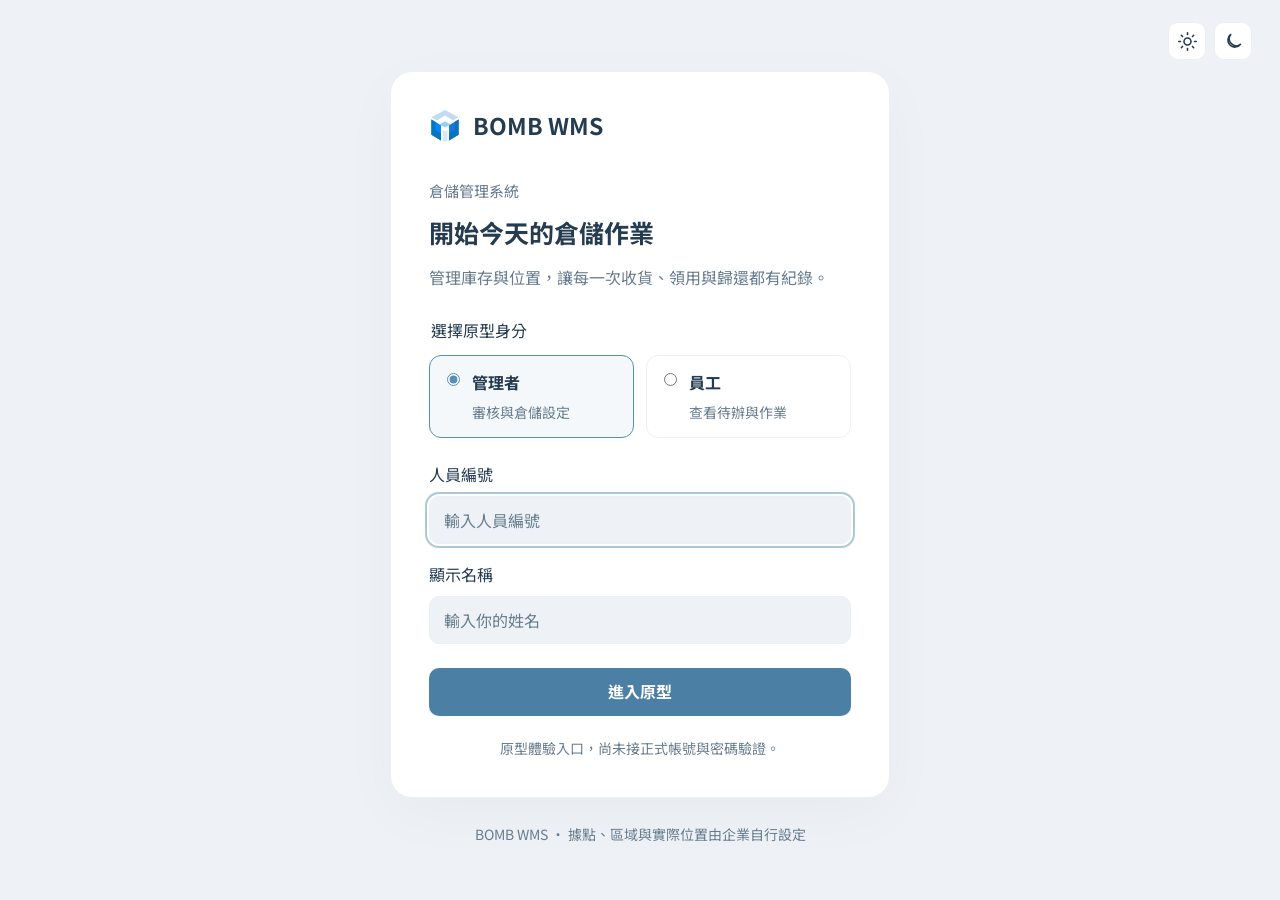
<file: index.html>
<!doctype html>
<html lang="zh-Hant">
<head>
<meta charset="utf-8">
<meta name="viewport" content="width=device-width,initial-scale=1">
<title>BOMB WMS</title>
<script>
location.replace('./preview/wms-layout-v2.html'+location.search+location.hash);
</script>
</head>
<body><p><a href="./preview/wms-layout-v2.html">開啟 BOMB WMS</a></p></body>
</html>
</file>
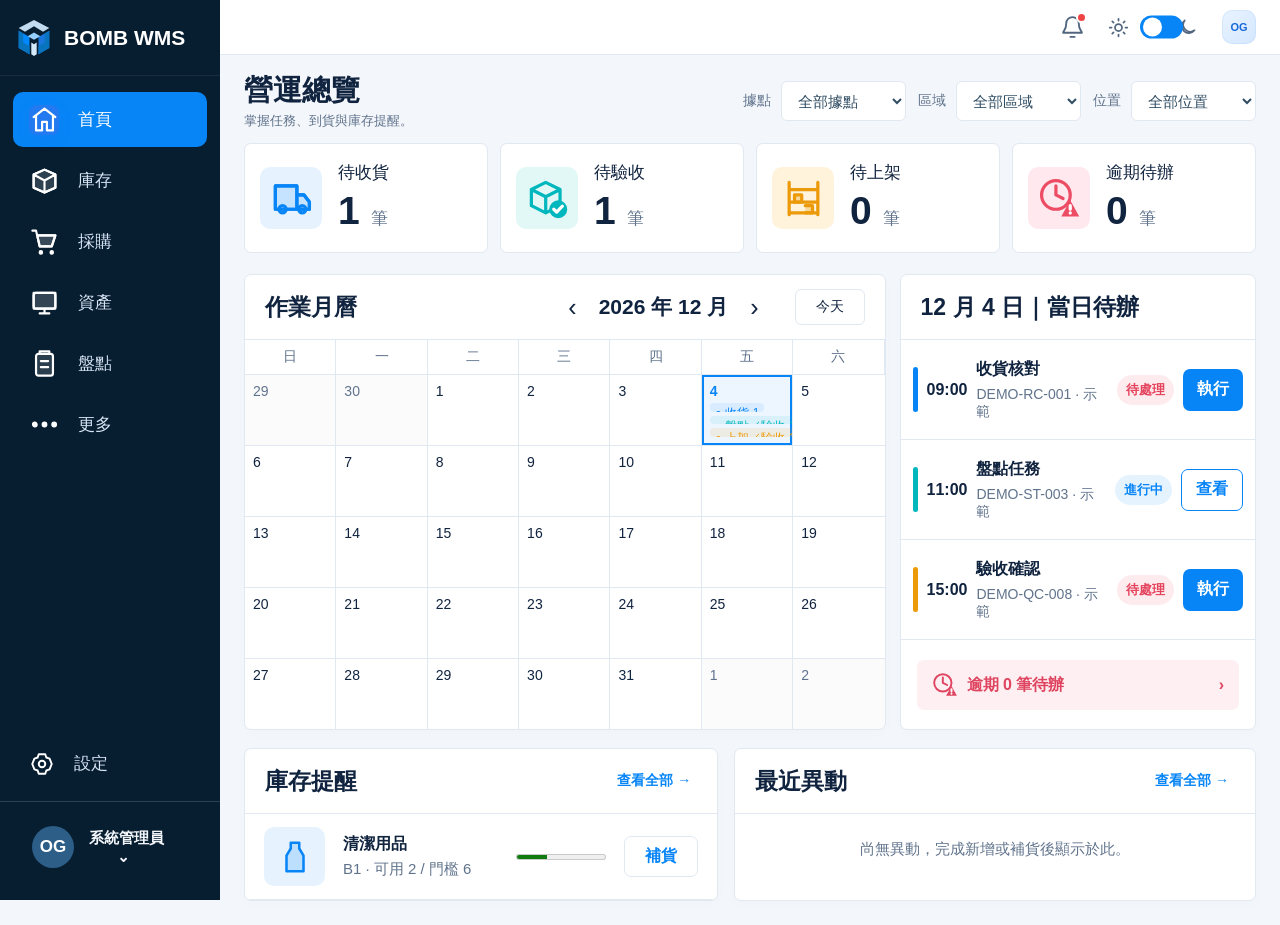
<file: preview/baseline.html>
<!doctype html>
<html lang="zh-Hant">
<head>
<meta charset="utf-8">
<meta name="viewport" content="width=device-width,initial-scale=1">
<title>BOMB WMS｜營運總覽</title>




<style>

*{
  box-sizing:border-box;
}

:root{
  --nav:#062849;
  --nav-deep:#041d36;
  --blue:#2379ef;
  --blue2:#1668dc;
  --bg:#f3f8fe;
  --card:#ffffff;
  --line:#dfe9f5;
  --text:#10233f;
  --muted:#71829a;
  --green:#11a861;
  --orange:#ff991f;
  --red:#ef454d;
  --purple:#744fe5;
}

html,
body{
  margin:0;
  min-height:100%;
}

body{
  background:
    linear-gradient(135deg,#f8fbff 0%,#eef6ff 100%);
  color:var(--text);
  font-family:
    "Microsoft JhengHei",
    "Noto Sans TC",
    Arial,
    sans-serif;
}

button,
input,
select{
  font:inherit;
}

/* =========================================================
   APP
========================================================= */

.app{
  min-height:100vh;
  display:grid;
  grid-template-columns:220px minmax(0,1fr);
}

/* =========================================================
   SIDEBAR
========================================================= */

.sidebar{
  position:fixed;
  inset:0 auto 0 0;
  width:220px;
  height:100vh;
  display:flex;
  flex-direction:column;
  background:
    linear-gradient(180deg,var(--nav) 0%,var(--nav-deep) 100%);
  color:#fff;
  box-shadow:10px 0 28px rgba(20,55,90,.08);
  z-index:100;
}

.brand{
  height:84px;
  display:flex;
  align-items:center;
  gap:12px;
  padding:0 18px;
  border-bottom:1px solid rgba(255,255,255,.07);
}

.brand-mark{
  width:39px;
  height:39px;
  display:grid;
  place-items:center;
  border-radius:9px;
  background:linear-gradient(135deg,#318aff,#0c5ee0);
  box-shadow:0 8px 20px rgba(0,91,220,.3);
  font-size:18px;
  font-weight:900;
}

.brand-title{
  font-size:17px;
  font-weight:900;
}

.brand-sub{
  margin-top:3px;
  color:#91abc8;
  font-size:8px;
  line-height:1.25;
}

.nav{
  flex:1;
  padding:18px 12px;
}

.nav-btn{
  width:100%;
  height:48px;
  display:flex;
  align-items:center;
  gap:12px;
  margin-bottom:5px;
  padding:0 14px;
  border:0;
  border-radius:8px;
  background:transparent;
  color:#c7d7e9;
  cursor:pointer;
  text-align:left;
  transition:.18s;
}

.nav-btn:hover{
  background:rgba(255,255,255,.06);
  color:#fff;
}

.nav-btn.active{
  background:linear-gradient(135deg,#3186f6,#1766db);
  color:#fff;
  box-shadow:0 7px 18px rgba(21,97,211,.32);
}

.nav-icon{
  width:25px;
  text-align:center;
  font-size:17px;
}

.nav-label{
  font-size:14px;
  font-weight:700;
}

.sidebar-user{
  padding:17px 15px 21px;
  border-top:1px solid rgba(255,255,255,.07);
}

.user-row{
  display:flex;
  align-items:center;
  gap:10px;
  padding:8px;
  border-radius:10px;
  transition:
    background .16s ease;
}

.user-row:hover{
  background:rgba(255,255,255,.05);
}

.user-avatar{
  width:38px;
  height:38px;
  display:grid;
  place-items:center;
  border-radius:50%;
  background:#d9eaff;
  color:#1f64b8;
  font-weight:900;
}

.user-info strong{
  display:block;
  font-size:12px;
}

.user-info small{
  display:block;
  margin-top:3px;
  color:#90a9c5;
  font-size:9px;
}

/* =========================================================
   MAIN
========================================================= */

.main{
  grid-column:2;
  min-width:0;
}

.topbar{
  height:70px;
  display:flex;
  align-items:center;
  gap:16px;
  padding:0 24px;
  background:rgba(255,255,255,.96);
  border-bottom:1px solid var(--line);
  position:sticky;
  top:0;
  z-index:50;
}

.search{
  position:relative;
  width:min(440px,45vw);
}

.search span{
  position:absolute;
  left:13px;
  top:50%;
  transform:translateY(-50%);
  color:#637a97;
}

.search input{
  width:100%;
  height:40px;
  padding:0 15px 0 39px;
  border:1px solid #dce7f3;
  border-radius:8px;
  background:#f7faff;
  outline:none;
}

.search input:focus{
  border-color:#8ebaff;
  box-shadow:0 0 0 3px rgba(35,121,239,.08);
}

.top-actions{
  margin-left:auto;
  display:flex;
  align-items:center;
  gap:10px;
}

.warehouse{
  display:flex;
  align-items:center;
  gap:7px;
}

.warehouse label{
  color:#66778e;
  font-size:11px;
  font-weight:700;
}

.warehouse select{
  min-width:142px;
  height:38px;
  padding:0 12px;
  border:1px solid #dce7f3;
  border-radius:8px;
  background:#fff;
  color:#34445a;
}

.notify{
  position:relative;
  width:38px;
  height:38px;
  display:grid;
  place-items:center;
  border:0;
  background:#fff;
  border-radius:9px;
  cursor:pointer;
}

.notify::after{
  content:"";
  position:absolute;
  width:7px;
  height:7px;
  right:5px;
  top:5px;
  background:#ef4444;
  border-radius:50%;
  border:2px solid #fff;
}

.top-user{
  display:flex;
  align-items:center;
  gap:8px;
}

.top-avatar{
  width:33px;
  height:33px;
  display:grid;
  place-items:center;
  border-radius:50%;
  background:#d6e8ff;
  color:#1761b9;
  font-size:11px;
  font-weight:900;
}

.top-user-text strong{
  display:block;
  font-size:11px;
}

.top-user-text small{
  color:#8090a5;
  font-size:8px;
}

/* =========================================================
   PAGE
========================================================= */

.page{
  padding:26px;
}

.page-head{
  display:flex;
  justify-content:space-between;
  align-items:flex-end;
  gap:20px;
  margin-bottom:20px;
}

.page-title h1{
  margin:0;
  font-size:27px;
}

.page-title p{
  margin:5px 0 0;
  color:#72839b;
  font-size:13px;
}

.update{
  color:#8b99ab;
  font-size:10px;
}

/* =========================================================
   KPI
========================================================= */

.kpi-grid{
  display:grid;
  grid-template-columns:repeat(4,1fr);
  gap:14px;
  margin-bottom:16px;
}

.kpi-card{
  min-height:110px;
  display:flex;
  align-items:center;
  gap:15px;
  padding:17px;
  background:#fff;
  border:1px solid var(--line);
  border-radius:10px;
  box-shadow:0 7px 20px rgba(25,66,110,.04);
}

.kpi-icon{
  width:46px;
  height:46px;
  flex:none;
  display:grid;
  place-items:center;
  border-radius:12px;
  font-size:20px;
  font-weight:900;
}

.kpi-icon.blue{
  background:linear-gradient(145deg,#edf6ff,#dcecff);
  color:#2379ef;
}

.kpi-icon.green{
  background:linear-gradient(145deg,#ecfaF2,#daf3e6);
  color:#14a35d;
}

.kpi-icon.orange{
  background:linear-gradient(145deg,#fff5e8,#ffe6c3);
  color:#ef8a17;
}

.kpi-icon.red{
  background:linear-gradient(145deg,#fff0f1,#ffdfe2);
  color:#e84850;
}

.kpi-label{
  font-size:12px;
  font-weight:800;
  color:#35465c;
}

.kpi-value{
  margin-top:2px;
  font-size:28px;
  font-weight:900;
}

.kpi-value small{
  margin-left:3px;
  color:#76869a;
  font-size:9px;
}

.kpi-change{
  margin-top:4px;
  font-size:9px;
}

.kpi-change.orange{
  color:#f47d18;
}

.kpi-change.green{
  color:#10a15a;
}

.kpi-change.red{
  color:#eb4249;
}

/* =========================================================
   MAIN GRID
========================================================= */

.content-grid{
  display:grid;
  grid-template-columns:1.1fr .9fr;
  gap:15px;
}

.card{
  background:#fff;
  border:1px solid var(--line);
  border-radius:10px;
  box-shadow:0 7px 20px rgba(25,66,110,.04);
  overflow:hidden;
}

.card-head{
  height:53px;
  display:flex;
  align-items:center;
  justify-content:space-between;
  padding:0 15px;
  border-bottom:1px solid #edf2f7;
}

.card-head h2{
  margin:0;
  font-size:15px;
}

.more{
  border:0;
  background:transparent;
  color:#2379ef;
  font-size:10px;
  font-weight:800;
  cursor:pointer;
}

/* =========================================================
   TODO TABLE
========================================================= */

.todo-wrap{
  padding:0 14px 13px;
}

.todo-table{
  width:100%;
  border-collapse:collapse;
  table-layout:fixed;
}

.todo-table th{
  padding:9px 7px;
  background:#f4f8fd;
  color:#728198;
  font-size:9px;
  text-align:left;
}

.todo-table td{
  padding:9px 7px;
  border-bottom:1px solid #edf2f7;
  color:#34445b;
  font-size:10px;
  white-space:nowrap;
  overflow:hidden;
  text-overflow:ellipsis;
}

.todo-table tr:last-child td{
  border-bottom:0;
}

.status{
  display:inline-block;
  min-width:48px;
  padding:4px 7px;
  border-radius:999px;
  text-align:center;
  font-size:8px;
  font-weight:800;
}

.status.blue{
  color:#1e72d8;
  background:#e7f2ff;
}

.status.orange{
  color:#ed8918;
  background:#fff0d9;
}

.status.green{
  color:#159253;
  background:#e6f7ed;
}

.status.red{
  color:#df464d;
  background:#ffe8e9;
}

/* =========================================================
   INVENTORY
========================================================= */

.inventory{
  min-height:250px;
  display:flex;
  justify-content:center;
  align-items:center;
  gap:30px;
  padding:20px;
}

.donut-box{
  width:140px;
  height:140px;
  position:relative;
  flex:none;
}

.donut{
  position:absolute;
  inset:0;
  border-radius:50%;
  background:
    conic-gradient(
      #2777eb 0% 42%,
      #23b168 42% 67%,
      #ff9c25 67% 84%,
      #7652dc 84% 94%,
      #a5b0c0 94% 100%
    );
}

.donut::after{
  content:"";
  position:absolute;
  inset:24px;
  background:#fff;
  border-radius:50%;
}

.donut-text{
  position:absolute;
  inset:0;
  z-index:2;
  display:grid;
  place-content:center;
  text-align:center;
}

.donut-text strong{
  font-size:19px;
}

.donut-text small{
  color:#7b899b;
  font-size:8px;
}

.legend{
  flex:1;
  max-width:230px;
}

.legend-row{
  display:grid;
  grid-template-columns:9px 1fr auto;
  gap:8px;
  align-items:center;
  padding:7px 0;
  font-size:10px;
}

.legend-dot{
  width:7px;
  height:7px;
  border-radius:50%;
}

.legend-dot.blue{background:#2777eb;}
.legend-dot.green{background:#23b168;}
.legend-dot.orange{background:#ff9c25;}
.legend-dot.purple{background:#7652dc;}
.legend-dot.gray{background:#a5b0c0;}

.legend-name{
  color:#34455c;
}

.legend-value{
  color:#67798f;
}

/* =========================================================
   QUICK ACTION
========================================================= */

.quick{
  margin-top:15px;
}

.quick-title{
  padding:15px 15px 0;
  font-size:15px;
  font-weight:900;
}

.quick-grid{
  display:grid;
  grid-template-columns:repeat(5,1fr);
  gap:13px;
  padding:14px 15px 16px;
}

.quick-btn{
  height:64px;
  display:flex;
  align-items:center;
  justify-content:center;
  gap:10px;
  border:0;
  border-radius:8px;
  cursor:pointer;
  font-weight:900;
}

.quick-btn span{
  font-size:18px;
}

.quick-btn.blue{
  background:#edf5ff;
  color:#176bd9;
}

.quick-btn.green{
  background:#e9f8ef;
  color:#139959;
}

.quick-btn.orange{
  background:#fff2e3;
  color:#e98617;
}

.quick-btn.purple{
  background:#f1edff;
  color:#6848d9;
}

.quick-btn.cyan{
  background:#eaf7ff;
  color:#167eb9;
}

/* =========================================================
   INVENTORY PAGE PREVIEW
========================================================= */

.inventory-page,
.purchase-page,
.asset-page,
.stocktake-page,
.more-page{
  display:none;
}

.inventory-page.active,
.purchase-page.active,
.asset-page.active,
.stocktake-page.active,
.more-page.active{
  display:block;
}

.dashboard-page.hidden{
  display:none;
}

.sub-tabs{
  display:flex;
  align-items:center;
  gap:8px;
  margin-bottom:18px;
  padding:6px;
  border:1px solid #e1e9f3;
  border-radius:12px;
  background:#f4f8fc;
}

.tab{
  min-height:40px;
  display:inline-flex;
  align-items:center;
  justify-content:center;
  gap:7px;
  padding:0 15px;
  border:1px solid transparent;
  border-radius:8px;
  background:transparent;
  color:#60738c;
  font-size:12px;
  font-weight:800;
  cursor:pointer;
  transition:
    background .16s ease,
    border-color .16s ease,
    color .16s ease,
    box-shadow .16s ease;
}

.tab .material-symbols-rounded{
  font-size:19px;
}

.tab:hover{
  background:#fff;
  border-color:#d9e5f1;
  color:#2379ef;
}

.tab.active{
  background:#fff;
  border-color:#cddff2;
  color:#2379ef;
  box-shadow:
    0 3px 10px rgba(35,121,239,.08),
    inset 0 0 0 1px rgba(35,121,239,.03);
}

.filter-card{
  display:grid;
  grid-template-columns:180px minmax(260px,1fr) 180px auto;
  gap:14px;
  align-items:end;
  margin-bottom:16px;
  padding:18px;
  background:#fff;
  border:1px solid var(--line);
  border-radius:12px;
  box-shadow:0 5px 16px rgba(31,67,105,.04);
}

.filter-field{
  min-width:0;
}

.filter-field label{
  display:block;
  margin-bottom:7px;
  color:#687b92;
  font-size:11px;
  font-weight:800;
}

.filter-card input,
.filter-card select{
  width:100%;
  height:42px;
  padding:0 12px;
  border:1px solid #dbe6f2;
  border-radius:8px;
  background:#fff;
  color:#34475f;
  font-size:12px;
  outline:none;
  transition:
    border-color .16s ease,
    box-shadow .16s ease;
}

.filter-card input:focus,
.filter-card select:focus{
  border-color:#8ebaff;
  box-shadow:0 0 0 3px rgba(35,121,239,.08);
}

.filter-card input::placeholder{
  color:#9aa9b8;
}

.filter-actions{
  display:flex;
  align-items:flex-end;
}

.primary-btn{
  height:42px;
  display:inline-flex;
  align-items:center;
  justify-content:center;
  gap:6px;
  padding:0 20px;
  border:0;
  border-radius:8px;
  background:#2379ef;
  color:#fff;
  font-size:12px;
  font-weight:800;
  cursor:pointer;
  transition:
    background .16s ease,
    transform .16s ease;
}

.primary-btn:hover{
  background:#1768d8;
  transform:translateY(-1px);
}

.primary-btn .material-symbols-rounded{
  font-size:18px;
}


.inventory-tab-panel{
  display:none;
}

.inventory-tab-panel.active{
  display:block;
}

.operation-panel{
  display:none;
}

.operation-panel.active{
  display:block;
}

.operation-summary{
  display:grid;
  grid-template-columns:repeat(3,minmax(0,1fr));
  gap:12px;
  margin-bottom:16px;
}

.operation-summary-card{
  min-height:92px;
  padding:16px 18px;
  border:1px solid #dfe8f3;
  border-radius:12px;
  background:#fff;
  box-shadow:0 5px 16px rgba(31,67,105,.04);
}

.operation-summary-card span{
  display:block;
  margin-bottom:8px;
  color:#75869b;
  font-size:10.5px;
  font-weight:800;
}

.operation-summary-card strong{
  color:#1b3048;
  font-size:24px;
  font-weight:900;
}

.operation-summary-card small{
  margin-left:4px;
  color:#8292a5;
  font-size:10px;
  font-weight:700;
}

.operation-card{
  overflow:hidden;
  border:1px solid #dfe8f3;
  border-radius:12px;
  background:#fff;
  box-shadow:0 5px 16px rgba(31,67,105,.04);
}

.operation-card-head{
  min-height:52px;
  display:flex;
  align-items:center;
  justify-content:space-between;
  gap:12px;
  padding:0 16px;
  border-bottom:1px solid #e7eef6;
}

.operation-card-head strong{
  color:#263a52;
  font-size:14px;
  font-weight:900;
}

.operation-card-head span{
  color:#7c8da1;
  font-size:10.5px;
  font-weight:700;
}

.operation-table{
  width:100%;
  min-width:860px;
  border-collapse:separate;
  border-spacing:0;
}

.operation-table th{
  height:44px;
  padding:0 14px;
  background:#f4f8fc;
  border-bottom:1px solid #dfe8f3;
  color:#6d7f94;
  font-size:11px;
  font-weight:800;
  text-align:left;
  white-space:nowrap;
}

.operation-table td{
  height:50px;
  padding:0 14px;
  border-bottom:1px solid #edf2f7;
  color:#34475f;
  font-size:11.5px;
  font-weight:600;
  white-space:nowrap;
}

.operation-table tbody tr:last-child td{
  border-bottom:0;
}

.operation-table-wrap{
  overflow:auto;
}

@media(max-width:760px){
  .operation-summary{
    grid-template-columns:1fr;
  }
}

.inventory-toolbar{
  min-height:50px;
  display:flex;
  align-items:center;
  justify-content:space-between;
  gap:12px;
  margin-bottom:10px;
  padding:0 2px;
}

.inventory-toolbar-title{
  display:flex;
  align-items:center;
  gap:10px;
}

.inventory-toolbar-title strong{
  color:#263a52;
  font-size:14px;
  font-weight:900;
}

.inventory-result-count{
  display:inline-flex;
  align-items:center;
  min-height:24px;
  padding:0 9px;
  border:1px solid #dce7f2;
  border-radius:999px;
  background:#f5f9fd;
  color:#718399;
  font-size:10.5px;
  font-weight:800;
}

.inventory-export-btn{
  height:36px;
  display:inline-flex;
  align-items:center;
  justify-content:center;
  gap:6px;
  padding:0 13px;
  border:1px solid #d9e5f1;
  border-radius:8px;
  background:#fff;
  color:#456078;
  font-size:11px;
  font-weight:800;
  cursor:pointer;
  transition:
    background .16s ease,
    border-color .16s ease,
    color .16s ease,
    transform .16s ease;
}

.inventory-export-btn:hover{
  background:#eef6ff;
  border-color:#bfd8f5;
  color:#2379ef;
  transform:translateY(-1px);
}

.inventory-export-btn:disabled{
  opacity:.48;
  cursor:not-allowed;
  transform:none;
}

.inventory-export-btn .material-symbols-rounded{
  font-size:18px;
}

.stock-card{
  background:#fff;
  border:1px solid #dfe8f3;
  border-radius:12px;
  overflow:auto;
  box-shadow:0 5px 16px rgba(31,67,105,.04);
}

.stock-table{
  width:100%;
  min-width:900px;
  border-collapse:separate;
  border-spacing:0;
}

.stock-table th{
  height:44px;
  padding:0 14px;
  background:#f4f8fc;
  border-bottom:1px solid #dfe8f3;
  color:#6d7f94;
  font-size:11px;
  font-weight:800;
  text-align:left;
  white-space:nowrap;
}

.stock-table td{
  height:50px;
  padding:0 14px;
  border-bottom:1px solid #edf2f7;
  color:#34475f;
  font-size:11.5px;
  font-weight:600;
  white-space:nowrap;
}

.stock-table tbody tr{
  transition:background .16s ease;
}

.stock-table tbody tr:hover{
  background:#f8fbff;
}

.stock-table tbody tr:last-child td{
  border-bottom:0;
}

.stock-table th:first-child,
.stock-table td:first-child{
  padding-left:18px;
}

.stock-table th:last-child,
.stock-table td:last-child{
  padding-right:18px;
}


/* =========================================================
   PURCHASE PAGE
========================================================= */

.purchase-toolbar{
  min-height:54px;
  display:flex;
  align-items:center;
  justify-content:space-between;
  gap:14px;
  margin-bottom:14px;
  padding:0 16px;
  border:1px solid #dfe8f3;
  border-radius:12px;
  background:#fff;
  box-shadow:0 5px 16px rgba(31,67,105,.04);
}

.purchase-toolbar-left{
  display:flex;
  align-items:center;
  gap:9px;
  min-width:0;
}

.purchase-toolbar-left strong{
  color:#253a52;
  font-size:13px;
  font-weight:900;
}

.purchase-toolbar-left span{
  color:#8292a5;
  font-size:10.5px;
  font-weight:700;
}

.purchase-toolbar-actions{
  display:flex;
  align-items:center;
  gap:8px;
}

.secondary-action-btn{
  min-height:36px;
  display:inline-flex;
  align-items:center;
  justify-content:center;
  gap:6px;
  padding:0 12px;
  border:1px solid #dbe6f2;
  border-radius:8px;
  background:#fff;
  color:#50647c;
  font-size:11px;
  font-weight:800;
  cursor:pointer;
}

.secondary-action-btn:hover{
  background:#f7fbff;
  border-color:#bfd8f5;
  color:#2379ef;
}

.secondary-action-btn .material-symbols-rounded{
  font-size:18px;
}

.purchase-table-card{
  overflow:auto;
  border:1px solid #dfe8f3;
  border-radius:12px;
  background:#fff;
  box-shadow:0 5px 16px rgba(31,67,105,.04);
}

.purchase-table{
  width:100%;
  min-width:1100px;
  border-collapse:separate;
  border-spacing:0;
}

.purchase-table th{
  height:44px;
  padding:0 13px;
  background:#f4f8fc;
  border-bottom:1px solid #dfe8f3;
  color:#6d7f94;
  font-size:11px;
  font-weight:800;
  text-align:left;
  white-space:nowrap;
}

.purchase-table td{
  min-height:52px;
  padding:10px 13px;
  border-bottom:1px solid #edf2f7;
  color:#34475f;
  font-size:11.5px;
  font-weight:600;
  vertical-align:middle;
  white-space:nowrap;
}

.purchase-table tbody tr:last-child td{
  border-bottom:0;
}

.purchase-qty{
  width:96px;
  height:34px;
  padding:0 10px;
  border:1px solid #dbe6f2;
  border-radius:7px;
  background:#fff;
  color:#34475f;
  font-size:11.5px;
  font-weight:800;
  outline:none;
}

.purchase-qty:focus{
  border-color:#8ebaff;
  box-shadow:0 0 0 3px rgba(35,121,239,.08);
}

.purchase-row-actions{
  display:flex;
  align-items:center;
  gap:7px;
}

.purchase-action-btn{
  min-height:32px;
  display:inline-flex;
  align-items:center;
  justify-content:center;
  padding:0 10px;
  border:1px solid #dbe6f2;
  border-radius:7px;
  background:#fff;
  color:#50647c;
  font-size:10.5px;
  font-weight:800;
  cursor:pointer;
}

.purchase-action-btn.primary{
  border-color:#b9d5fb;
  background:#eef6ff;
  color:#176bd9;
}

.purchase-action-btn.muted{
  background:#f7f9fc;
  color:#708197;
}

.purchase-action-btn:hover{
  border-color:#9fc6f5;
  color:#176bd9;
}

.purchase-empty{
  padding:46px 20px !important;
  text-align:center;
  color:#8796a8 !important;
  font-weight:700 !important;
}

.purchase-summary{
  display:grid;
  grid-template-columns:repeat(4,minmax(0,1fr));
  gap:12px;
  margin-bottom:16px;
}

.purchase-summary-card{
  min-height:104px;
  padding:17px 18px;
  border:1px solid #dfe8f3;
  border-radius:12px;
  background:#fff;
  box-shadow:0 5px 16px rgba(31,67,105,.04);
}

.purchase-summary-card .label{
  display:flex;
  align-items:center;
  gap:7px;
  color:#73859a;
  font-size:10.5px;
  font-weight:800;
}

.purchase-summary-card .label .material-symbols-rounded{
  font-size:18px;
}

.purchase-summary-card strong{
  display:block;
  margin-top:8px;
  color:#1b3048;
  font-size:27px;
  font-weight:900;
}

.purchase-summary-card small{
  color:#8b9aac;
  font-size:9.5px;
  font-weight:700;
}

.purchase-tab-panel{
  display:none;
}

.purchase-tab-panel.active{
  display:block;
}

.purchase-note{
  margin-top:12px;
  padding:12px 14px;
  border:1px solid #dce8f5;
  border-radius:10px;
  background:#f7fbff;
  color:#61748c;
  font-size:10.5px;
  font-weight:700;
  line-height:1.6;
}

html[data-theme="dark"] .purchase-toolbar,
html[data-theme="dark"] .purchase-table-card,
html[data-theme="dark"] .purchase-summary-card{
  background:#111a28;
  border-color:#26364b;
}

html[data-theme="dark"] .purchase-toolbar-left strong,
html[data-theme="dark"] .purchase-summary-card strong{
  color:#e4ebf3;
}

html[data-theme="dark"] .purchase-toolbar-left span,
html[data-theme="dark"] .purchase-summary-card .label,
html[data-theme="dark"] .purchase-summary-card small{
  color:#8fa1b6;
}

html[data-theme="dark"] .secondary-action-btn,
html[data-theme="dark"] .purchase-action-btn,
html[data-theme="dark"] .purchase-qty{
  background:#162132;
  border-color:#2a3b52;
  color:#d7e2ee;
}

html[data-theme="dark"] .purchase-table th{
  background:#162132;
  border-bottom-color:#26364b;
  color:#90a2b7;
}

html[data-theme="dark"] .purchase-table td{
  color:#d7e1ec;
  border-bottom-color:#24354a;
}

html[data-theme="dark"] .purchase-action-btn.primary{
  background:rgba(35,121,239,.16);
  border-color:#355d8e;
  color:#6aa8ff;
}

html[data-theme="dark"] .purchase-note{
  background:#141f2e;
  border-color:#2a3b52;
  color:#91a3b8;
}

@media(max-width:1050px){
  .purchase-summary{
    grid-template-columns:repeat(2,minmax(0,1fr));
  }
}

@media(max-width:760px){
  .purchase-summary{
    grid-template-columns:1fr;
  }

  .purchase-toolbar{
    align-items:flex-start;
    flex-direction:column;
    padding:12px;
  }

  .purchase-toolbar-actions{
    width:100%;
  }

  .purchase-toolbar-actions .secondary-action-btn{
    flex:1;
  }
}


/* =========================================================
   ASSET PAGE
========================================================= */

.asset-summary{
  display:grid;
  grid-template-columns:repeat(4,minmax(0,1fr));
  gap:12px;
  margin-bottom:16px;
}

.asset-summary-card{
  min-height:104px;
  padding:17px 18px;
  border:1px solid #dfe8f3;
  border-radius:12px;
  background:#fff;
  box-shadow:0 5px 16px rgba(31,67,105,.04);
}

.asset-summary-card .label{
  display:flex;
  align-items:center;
  gap:7px;
  color:#73859a;
  font-size:10.5px;
  font-weight:800;
}

.asset-summary-card .label .material-symbols-rounded{
  font-size:18px;
}

.asset-summary-card strong{
  display:block;
  margin-top:8px;
  color:#1b3048;
  font-size:27px;
  font-weight:900;
}

.asset-summary-card small{
  color:#8b9aac;
  font-size:9.5px;
  font-weight:700;
}

.asset-tab-panel{
  display:none;
}

.asset-tab-panel.active{
  display:block;
}

.asset-toolbar{
  min-height:54px;
  display:flex;
  align-items:center;
  justify-content:space-between;
  gap:14px;
  margin-bottom:14px;
  padding:0 16px;
  border:1px solid #dfe8f3;
  border-radius:12px;
  background:#fff;
  box-shadow:0 5px 16px rgba(31,67,105,.04);
}

.asset-toolbar-left{
  display:flex;
  align-items:center;
  gap:9px;
  min-width:0;
}

.asset-toolbar-left strong{
  color:#253a52;
  font-size:13px;
  font-weight:900;
}

.asset-toolbar-left span{
  color:#8292a5;
  font-size:10.5px;
  font-weight:700;
}

.asset-toolbar-actions{
  display:flex;
  align-items:center;
  gap:8px;
}

.asset-table-card{
  overflow:auto;
  border:1px solid #dfe8f3;
  border-radius:12px;
  background:#fff;
  box-shadow:0 5px 16px rgba(31,67,105,.04);
}

.asset-table{
  width:100%;
  min-width:1180px;
  border-collapse:separate;
  border-spacing:0;
}

.asset-table th{
  height:44px;
  padding:0 13px;
  background:#f4f8fc;
  border-bottom:1px solid #dfe8f3;
  color:#6d7f94;
  font-size:11px;
  font-weight:800;
  text-align:left;
  white-space:nowrap;
}

.asset-table td{
  min-height:52px;
  padding:10px 13px;
  border-bottom:1px solid #edf2f7;
  color:#34475f;
  font-size:11.5px;
  font-weight:600;
  vertical-align:middle;
  white-space:nowrap;
}

.asset-table tbody tr:last-child td{
  border-bottom:0;
}

.asset-code{
  color:#176bd9;
  font-weight:900;
}

.asset-condition{
  display:inline-flex;
  align-items:center;
  gap:5px;
  font-size:10.5px;
  font-weight:800;
}

.asset-condition .material-symbols-rounded{
  font-size:16px;
}

.asset-empty{
  padding:46px 20px !important;
  text-align:center;
  color:#8796a8 !important;
  font-weight:700 !important;
}

.asset-note{
  margin-top:12px;
  padding:12px 14px;
  border:1px solid #dce8f5;
  border-radius:10px;
  background:#f7fbff;
  color:#61748c;
  font-size:10.5px;
  font-weight:700;
  line-height:1.6;
}

html[data-theme="dark"] .asset-summary-card,
html[data-theme="dark"] .asset-toolbar,
html[data-theme="dark"] .asset-table-card{
  background:#111a28;
  border-color:#26364b;
}

html[data-theme="dark"] .asset-summary-card .label,
html[data-theme="dark"] .asset-summary-card small,
html[data-theme="dark"] .asset-toolbar-left span{
  color:#8fa1b6;
}

html[data-theme="dark"] .asset-summary-card strong,
html[data-theme="dark"] .asset-toolbar-left strong{
  color:#e4ebf3;
}

html[data-theme="dark"] .asset-table th{
  background:#162132;
  border-bottom-color:#26364b;
  color:#90a2b7;
}

html[data-theme="dark"] .asset-table td{
  color:#d7e1ec;
  border-bottom-color:#24354a;
}

html[data-theme="dark"] .asset-note{
  background:#141f2e;
  border-color:#2a3b52;
  color:#91a3b8;
}

@media(max-width:1050px){
  .asset-summary{
    grid-template-columns:repeat(2,minmax(0,1fr));
  }
}

@media(max-width:760px){
  .asset-summary{
    grid-template-columns:1fr;
  }

  .asset-toolbar{
    align-items:flex-start;
    flex-direction:column;
    padding:12px;
  }

  .asset-toolbar-actions{
    width:100%;
  }

  .asset-toolbar-actions .secondary-action-btn{
    flex:1;
  }
}


/* =========================================================
   STOCKTAKE PAGE
========================================================= */

.stocktake-summary{
  display:grid;
  grid-template-columns:repeat(4,minmax(0,1fr));
  gap:12px;
  margin-bottom:16px;
}

.stocktake-summary-card{
  min-height:104px;
  padding:17px 18px;
  border:1px solid #dfe8f3;
  border-radius:12px;
  background:#fff;
  box-shadow:0 5px 16px rgba(31,67,105,.04);
}

.stocktake-summary-card .label{
  display:flex;
  align-items:center;
  gap:7px;
  color:#73859a;
  font-size:10.5px;
  font-weight:800;
}

.stocktake-summary-card .label .material-symbols-rounded{
  font-size:18px;
}

.stocktake-summary-card strong{
  display:block;
  margin-top:8px;
  color:#1b3048;
  font-size:27px;
  font-weight:900;
}

.stocktake-summary-card small{
  color:#8b9aac;
  font-size:9.5px;
  font-weight:700;
}

.stocktake-tab-panel{
  display:none;
}

.stocktake-tab-panel.active{
  display:block;
}

.stocktake-toolbar{
  min-height:54px;
  display:flex;
  align-items:center;
  justify-content:space-between;
  gap:14px;
  margin-bottom:14px;
  padding:0 16px;
  border:1px solid #dfe8f3;
  border-radius:12px;
  background:#fff;
  box-shadow:0 5px 16px rgba(31,67,105,.04);
}

.stocktake-toolbar-left{
  display:flex;
  align-items:center;
  gap:9px;
}

.stocktake-toolbar-left strong{
  color:#253a52;
  font-size:13px;
  font-weight:900;
}

.stocktake-toolbar-left span{
  color:#8292a5;
  font-size:10.5px;
  font-weight:700;
}

.stocktake-table-card{
  overflow:auto;
  border:1px solid #dfe8f3;
  border-radius:12px;
  background:#fff;
  box-shadow:0 5px 16px rgba(31,67,105,.04);
}

.stocktake-table{
  width:100%;
  min-width:1120px;
  border-collapse:separate;
  border-spacing:0;
}

.stocktake-table th{
  height:44px;
  padding:0 13px;
  background:#f4f8fc;
  border-bottom:1px solid #dfe8f3;
  color:#6d7f94;
  font-size:11px;
  font-weight:800;
  text-align:left;
  white-space:nowrap;
}

.stocktake-table td{
  padding:10px 13px;
  border-bottom:1px solid #edf2f7;
  color:#34475f;
  font-size:11.5px;
  font-weight:600;
  white-space:nowrap;
}

.stocktake-table tbody tr:last-child td{
  border-bottom:0;
}

.count-input{
  width:92px;
  height:34px;
  padding:0 10px;
  border:1px solid #dbe6f2;
  border-radius:7px;
  background:#fff;
  color:#34475f;
  font-size:11.5px;
  font-weight:800;
  outline:none;
}

.count-input:focus{
  border-color:#8ebaff;
  box-shadow:0 0 0 3px rgba(35,121,239,.08);
}

.variance-positive{
  color:#d97706;
  font-weight:900;
}

.variance-negative{
  color:#dc3545;
  font-weight:900;
}

.variance-zero{
  color:#159253;
  font-weight:900;
}

.stocktake-empty{
  padding:46px 20px !important;
  text-align:center;
  color:#8796a8 !important;
  font-weight:700 !important;
}

/* =========================================================
   MORE PAGE
========================================================= */

.more-grid{
  display:grid;
  grid-template-columns:repeat(2,minmax(0,1fr));
  gap:16px;
}

.more-card{
  min-height:180px;
  padding:20px;
  border:1px solid #dfe8f3;
  border-radius:14px;
  background:#fff;
  box-shadow:0 6px 18px rgba(31,67,105,.05);
}

.more-card-head{
  display:flex;
  align-items:center;
  gap:10px;
  margin-bottom:14px;
}

.more-card-icon{
  width:42px;
  height:42px;
  display:grid;
  place-items:center;
  border-radius:11px;
  background:#edf5ff;
  color:#2379ef;
}

.more-card-icon .material-symbols-rounded{
  font-size:23px;
}

.more-card h3{
  margin:0;
  color:#223750;
  font-size:15px;
  font-weight:900;
}

.more-card p{
  margin:3px 0 0;
  color:#8191a4;
  font-size:10.5px;
  font-weight:600;
}

.more-list{
  display:grid;
  gap:8px;
}

.more-link{
  min-height:42px;
  display:flex;
  align-items:center;
  justify-content:space-between;
  gap:10px;
  padding:0 12px;
  border:1px solid #e3ebf4;
  border-radius:9px;
  background:#f9fbfe;
  color:#496078;
  font-size:11px;
  font-weight:800;
}

.more-link strong{
  color:#263b53;
}

.more-link small{
  color:#8797aa;
  font-size:9.5px;
}

.more-link button{
  border:0;
  background:transparent;
  color:#2379ef;
  font-size:10px;
  font-weight:900;
  cursor:pointer;
}

html[data-theme="dark"] .stocktake-summary-card,
html[data-theme="dark"] .stocktake-toolbar,
html[data-theme="dark"] .stocktake-table-card,
html[data-theme="dark"] .more-card{
  background:#111a28;
  border-color:#26364b;
}

html[data-theme="dark"] .stocktake-summary-card .label,
html[data-theme="dark"] .stocktake-summary-card small,
html[data-theme="dark"] .stocktake-toolbar-left span,
html[data-theme="dark"] .more-card p{
  color:#8fa1b6;
}

html[data-theme="dark"] .stocktake-summary-card strong,
html[data-theme="dark"] .stocktake-toolbar-left strong,
html[data-theme="dark"] .more-card h3,
html[data-theme="dark"] .more-link strong{
  color:#e4ebf3;
}

html[data-theme="dark"] .stocktake-table th{
  background:#162132;
  border-bottom-color:#26364b;
  color:#90a2b7;
}

html[data-theme="dark"] .stocktake-table td{
  color:#d7e1ec;
  border-bottom-color:#24354a;
}

html[data-theme="dark"] .count-input{
  background:#162132;
  border-color:#2a3b52;
  color:#d7e2ee;
}

html[data-theme="dark"] .more-link{
  background:#162132;
  border-color:#2a3b52;
  color:#9eb0c4;
}

@media(max-width:1050px){
  .stocktake-summary{
    grid-template-columns:repeat(2,minmax(0,1fr));
  }
}

@media(max-width:760px){
  .stocktake-summary{
    grid-template-columns:1fr;
  }

  .stocktake-toolbar{
    align-items:flex-start;
    flex-direction:column;
    padding:12px;
  }

  .more-grid{
    grid-template-columns:1fr;
  }
}

/* =========================================================
   MOBILE
========================================================= */

.mobile-bottom{
  display:none;
}

@media(max-width:1050px){

  .app{
    grid-template-columns:78px minmax(0,1fr);
  }

  .sidebar{
    width:78px;
  }

  .brand{
    justify-content:center;
    padding:0;
  }

  .brand-text,
  .nav-label,
  .user-info{
    display:none;
  }

  .nav-btn{
    justify-content:center;
    padding:0;
  }

  .sidebar-user{
    display:flex;
    justify-content:center;
  }

  .kpi-grid{
    grid-template-columns:repeat(2,1fr);
  }

  .content-grid{
    grid-template-columns:1fr;
  }

  .sub-tabs{
    overflow-x:auto;
    justify-content:flex-start;
    scrollbar-width:thin;
  }

  .tab{
    flex:0 0 auto;
    white-space:nowrap;
  }

  .filter-card{
    grid-template-columns:1fr 1fr;
  }

  .filter-actions{
    align-self:end;
  }

}

@media(max-width:760px){

  body{
    padding-bottom:64px;
  }

  .app{
    display:block;
  }

  .sidebar{
    display:none;
  }

  .main{
    display:block;
  }

  .topbar{
    height:60px;
    padding:0 14px;
  }

  .search,
  .warehouse,
  .top-user-text{
    display:none;
  }

  .page{
    padding:15px 12px;
  }

  .page-title h1{
    font-size:21px;
  }

  .page-title p{
    font-size:10px;
  }

  .update{
    display:none;
  }

  .kpi-grid{
    grid-template-columns:1fr;
    gap:9px;
  }

  .kpi-card{
    min-height:76px;
    padding:12px 14px;
  }

  .kpi-icon{
    width:41px;
    height:41px;
  }

  .kpi-value{
    font-size:23px;
  }

  .content-grid{
    display:block;
  }

  .card{
    margin-bottom:12px;
  }

  .todo-wrap{
    overflow:auto;
  }

  .todo-table{
    min-width:560px;
  }

  .inventory{
    flex-direction:column;
  }

  .quick{
    display:none;
  }

  .filter-card{
    grid-template-columns:1fr;
  }

  .filter-actions{
  width:100%;
}

  .inventory-toolbar{
    min-height:44px;
  }

  .inventory-toolbar-title{
    gap:7px;
  }

  .inventory-toolbar-title strong{
    font-size:12.5px;
  }

  .inventory-export-btn{
    height:34px;
    padding:0 10px;
  }

.filter-actions .primary-btn{
  width:100%;
}

.sub-tabs{
  gap:6px;
  padding:5px;
  margin-bottom:14px;
}

.tab{
  min-height:38px;
  padding:0 12px;
  font-size:11px;
}

.tab .material-symbols-rounded{
  font-size:18px;
}

  .mobile-bottom{
    position:fixed;
    inset:auto 0 0 0;
    height:64px;
    display:grid;
    grid-template-columns:repeat(4,1fr);
    background:#fff;
    border-top:1px solid #dce6f2;
    z-index:300;
    box-shadow:0 -5px 18px rgba(30,65,105,.08);
  }

  .mobile-bottom button{
    border:0;
    background:#fff;
    color:#697990;
    font-size:9px;
    cursor:pointer;
  }

  .mobile-bottom span{
    display:block;
    margin-bottom:3px;
    font-size:17px;
  }

  .mobile-bottom button.active{
    color:#2379ef;
    font-weight:900;
  }
}

/* =========================================================
   SVG ICONS
========================================================= */

.material-symbols-rounded{
  font-family:"Material Symbols Rounded";
  font-weight:normal;
  font-style:normal;
  font-size:22px;
  line-height:1;
  letter-spacing:normal;
  text-transform:none;
  display:inline-block;
  white-space:nowrap;
  word-wrap:normal;
  direction:ltr;
  font-feature-settings:"liga";
  -webkit-font-feature-settings:"liga";
  -webkit-font-smoothing:antialiased;
}

.nav-icon .material-symbols-rounded{
  font-size:21px;
}

.kpi-icon .material-symbols-rounded{
  font-size:27px;
}

.quick-btn .material-symbols-rounded{
  font-size:25px;
}  
  
.svg-icon{
  width:20px;
  height:20px;
  display:block;
  fill:none;
  stroke:currentColor;
  stroke-width:1.9;
  stroke-linecap:round;
  stroke-linejoin:round;
}

.brand-mark .svg-icon{
  width:19px;
  height:19px;
}

.nav-icon{
  width:30px;
  height:30px;
  flex:none;
  display:grid;
  place-items:center;
  border-radius:8px;
  color:#93aac4;
  transition:
    background .18s ease,
    color .18s ease;
}

.nav-btn:hover .nav-icon{
  background:rgba(255,255,255,.06);
  color:#d9e8f7;
}

.nav-btn.active .nav-icon{
  background:#2379ef;
  color:#fff;
  box-shadow:0 4px 12px rgba(35,121,239,.25);
}

.nav-icon .svg-icon{
  width:19px;
  height:19px;
  stroke-width:2.2;
}

.search-icon{
  display:grid;
  place-items:center;
}

.search-icon .svg-icon{
  width:17px;
  height:17px;
  stroke-width:2;
}
  
.kpi-icon .svg-icon{
  width:23px;
  height:23px;
  stroke-width:2;
}

.quick-btn .svg-icon{
  width:20px;
  height:20px;
}

.notify .svg-icon{
  width:19px;
  height:19px;
}

.mobile-bottom .svg-icon{
  width:19px;
  height:19px;
  margin:0 auto 4px;
}

.theme-toggle{
  width:40px;
  height:40px;
  flex:none;
  display:grid;
  place-items:center;
  padding:0;
  border:1px solid #e1eaf4;
  border-radius:10px;
  background:#f9fbfe;
  color:#52677f;
  cursor:pointer;
}

.theme-toggle .svg-icon{
  width:18px;
  height:18px;
  stroke-width:2;
}

.theme-moon{
  display:none;
}
  
/* =========================================================
   DESKTOP FINAL
========================================================= */

@media(min-width:1051px){

  body{
    font-size:14px;
    background:
      linear-gradient(135deg,#f7fbff 0%,#edf5fd 100%);
  }


  /* APP */

  .app{
    grid-template-columns:188px minmax(0,1fr);
  }


  /* SIDEBAR */

  .sidebar{
    width:188px;
    background:
      linear-gradient(180deg,#082a4c 0%,#061f3a 100%);
    box-shadow:8px 0 24px rgba(6,40,73,.10);
  }

  .brand{
  height:76px;
  gap:11px;
  padding:0 15px;
  border-bottom:1px solid rgba(255,255,255,.07);
}

  .brand-mark{
  width:38px;
  height:38px;
  flex:none;
  border-radius:10px;
  background:linear-gradient(145deg,#2f8cff,#1768db);
  box-shadow:0 6px 16px rgba(23,104,219,.22);
}

  .brand-title{
  color:#fff;
  font-size:16px;
  font-weight:900;
  letter-spacing:.3px;
}

  .brand-sub{
  margin-top:3px;
  color:#8fa9c5;
  font-size:7.5px;
  line-height:1.25;
  letter-spacing:.2px;
}

  .nav{
  padding:18px 10px 16px;
}

  .nav-btn{
  position:relative;
  height:46px;
  gap:12px;
  margin-bottom:6px;
  padding:0 12px;
  border-radius:10px;
  color:#aebfd1;
}

  .nav-btn:hover{
    background:rgba(255,255,255,.05);
    color:#fff;
  }

  .nav-btn.active{
    background:rgba(43,126,231,.16);
    color:#fff;
    box-shadow:none;
  }

  .nav-btn.active::before{
    content:"";
    position:absolute;
    left:0;
    top:9px;
    bottom:9px;
    width:3px;
    border-radius:0 3px 3px 0;
    background:#4a9cff;
  }

  .nav-label{
  font-size:13px;
  font-weight:800;
  letter-spacing:.1px;
}

  .sidebar-user{
  padding:14px 12px 16px;
  border-top:1px solid rgba(255,255,255,.07);
}

  .user-avatar{
  width:34px;
  height:34px;
  flex:none;
  border-radius:9px;
  background:linear-gradient(145deg,#e8f3ff,#cfe5ff);
  color:#1768d8;
  font-size:11px;
  font-weight:900;
}

  .user-info strong{
  color:#f4f8fc;
  font-size:11px;
  font-weight:800;
}

  .user-info small{
    font-size:8px;
    color:#819ab6;
  }


  /* TOPBAR */

  .topbar{
  height:72px;
  display:flex;
  align-items:center;
  gap:18px;
  padding:0 30px;
  background:#fff;
  border-bottom:1px solid #e8eef5;
  box-shadow:0 3px 14px rgba(28,63,101,.045);
}

  .search{
    width:380px;
  }

  .search input{
  height:40px;
  padding:0 14px 0 40px;
  border:1px solid #e1eaf4;
  border-radius:10px;
  background:#f9fbfe;
  color:#243750;
  font-size:11.5px;
  font-weight:600;
  outline:none;
  transition:
    background .16s ease,
    border-color .16s ease,
    box-shadow .16s ease;
}

  .search input::placeholder{
  color:#9aa9ba;
  font-weight:500;
}

  .search span{
    color:#8192a8;
    font-size:15px;
  }

  .warehouse{
  display:flex;
  align-items:center;
  gap:8px;
  padding:4px 5px 4px 10px;
  border:1px solid #e1eaf4;
  border-radius:10px;
  background:#f9fbfe;
}

  .warehouse label{
    color:#6d7d92;
    font-size:11px;
  }

  .warehouse select{
  min-width:128px;
  height:32px;
  padding:0 28px 0 9px;
  border:0;
  border-radius:7px;
  background:#fff;
  color:#34475f;
  font-size:11px;
  font-weight:800;
  outline:none;
  cursor:pointer;
}

  .notify{
  width:40px;
  height:40px;
  display:grid;
  place-items:center;
  border:1px solid #e1eaf4;
  border-radius:10px;
  background:#f9fbfe;
  color:#52677f;
  cursor:pointer;
  transition:
    background .16s ease,
    border-color .16s ease,
    color .16s ease;
}

.notify:hover{
  background:#eef6ff;
  border-color:#bfd8f5;
  color:#2379ef;
}

.theme-toggle{
  width:40px;
  height:40px;
  display:grid;
  place-items:center;
  border:1px solid #e1eaf4;
  border-radius:10px;
  background:#f9fbfe;
  color:#52677f;
  cursor:pointer;
  transition:
    background .16s ease,
    border-color .16s ease,
    color .16s ease,
    transform .16s ease;
}

.theme-toggle:hover{
  background:#eef6ff;
  border-color:#bfd8f5;
  color:#2379ef;
  transform:translateY(-1px);
}

.theme-toggle .svg-icon{
  width:18px;
  height:18px;
  stroke-width:2;
}

.theme-moon{
  display:none;
}

  .top-user{
  min-height:40px;
  gap:9px;
  padding:4px 10px 4px 5px;
  border:1px solid transparent;
  border-radius:10px;
  cursor:pointer;
  transition:
    background .16s ease,
    border-color .16s ease;
}

.top-user:hover{
  background:#f7faff;
  border-color:#e1eaf4;
}
  .top-avatar{
  width:34px;
  height:34px;
  flex:none;
  border-radius:10px;
  background:linear-gradient(135deg,#e8f3ff,#d5e8ff);
  color:#1768d8;
  font-size:11px;
  font-weight:900;
  box-shadow:inset 0 0 0 1px rgba(35,121,239,.08);
}

  .top-user-text strong{
    font-size:11px;
  }

  .top-user-text small{
    font-size:8.5px;
  }


  /* PAGE */

  .page{
  width:min(1480px,calc(100% - 56px));
  margin:0 auto;
  padding:30px 0 42px;
  }

  .page-head{
  align-items:flex-end;
  margin-bottom:22px;
  padding-bottom:14px;
  border-bottom:1px solid #e8eef5;
}

  .page-title h1{
  margin:0;
  color:#14263d;
  font-size:30px;
  font-weight:900;
  line-height:1.15;
  letter-spacing:.2px;
}

  .page-title p{
  margin:7px 0 0;
  color:#7a8ba0;
  font-size:12.5px;
  font-weight:600;
}

  .update{
  display:flex;
  align-items:center;
  gap:7px;
  padding:0;
  border:0;
  background:transparent;
  color:#8090a4;
  font-size:11px;
  font-weight:600;
}

.update::before{
  content:"";
  width:7px;
  height:7px;
  flex:none;
  border-radius:50%;
  background:#22a968;
  box-shadow:0 0 0 3px rgba(34,169,104,.12);
}


  /* SHARED CARDS */

  .card,
  .kpi-card{
    border:1px solid rgba(209,221,235,.9);
    box-shadow:
      0 8px 24px rgba(39,79,120,.06),
      0 2px 6px rgba(39,79,120,.03);
  }

  .card{
    border-radius:12px;
  }

  .card-head{
  height:56px;
  padding:0 20px;
  background:#fff;
  border-bottom:1px solid #e8eef5;
}

  .card-head h2{
  position:relative;
  margin:0;
  padding-left:12px;
  color:#1a2d45;
  font-size:15px;
  font-weight:900;
}

.card-head h2::before{
  content:"";
  position:absolute;
  left:0;
  top:50%;
  width:4px;
  height:16px;
  border-radius:999px;
  background:#2379ef;
  transform:translateY(-50%);
}

  .more{
  height:30px;
  display:inline-flex;
  align-items:center;
  justify-content:center;
  padding:0 11px;
  border:1px solid #dfe9f4;
  border-radius:8px;
  background:#f8fbff;
  color:#2379ef;
  font-size:10.5px;
  font-weight:800;
  cursor:pointer;
  transition:
    background .16s ease,
    border-color .16s ease,
    color .16s ease;
}

.more:hover{
  background:#eef6ff;
  border-color:#bfd8f5;
  color:#1768d8;
}


  /* KPI */

  .kpi-grid{
    grid-template-columns:repeat(4,minmax(0,1fr));
    gap:14px;
    margin-bottom:16px;
  }

  .kpi-card{
  position:relative;
  overflow:hidden;
  min-height:126px;
  gap:16px;
  padding:20px 20px;
  border-radius:14px;
  background:
    linear-gradient(
      145deg,
      #ffffff 0%,
      #fbfdff 100%
    );
  transition:
    transform .18s ease,
    box-shadow .18s ease,
    border-color .18s ease;
}

  .kpi-card:hover{
    transform:translateY(-2px);
    border-color:#c8dcf3;
    box-shadow:
      0 12px 30px rgba(39,79,120,.09),
      0 3px 8px rgba(39,79,120,.04);
  }

  .kpi-card::after{
  content:"";
  position:absolute;
  left:0;
  top:18px;
  bottom:18px;
  width:4px;
  border-radius:0 4px 4px 0;
}

  .kpi-card:nth-child(1)::after{
    background:#3b82f6;
  }

  .kpi-card:nth-child(2)::after{
    background:#22a968;
  }

  .kpi-card:nth-child(3)::after{
    background:#f59a23;
  }

  .kpi-card:nth-child(4)::after{
    background:#ef4d55;
  }

  .kpi-icon{
  width:54px;
  height:54px;
  flex:none;
  display:grid;
  place-items:center;
  border-radius:16px;
  box-shadow:
    inset 0 0 0 1px rgba(255,255,255,.6),
    0 6px 14px rgba(26,62,102,.08);
}

.kpi-icon .svg-icon{
  width:25px;
  height:25px;
  stroke-width:2.25;
}

  .kpi-label{
  margin-bottom:5px;
  color:#60738a;
  font-size:12.5px;
  font-weight:800;
  }

  .kpi-value{
  margin-top:0;
  color:#142941;
  font-size:33px;
  font-weight:900;
  line-height:1;
  letter-spacing:-.5px;
  }

  .kpi-value small{
    margin-left:4px;
    color:#8a99ab;
    font-size:9px;
    font-weight:700;
  }

  .kpi-change{
    margin-top:6px;
    font-size:9.5px;
    font-weight:700;
  }


  /* MAIN CONTENT */

  .content-grid{
  grid-template-columns:minmax(0,1.45fr) minmax(420px,.55fr);
  gap:18px;
  align-items:stretch;
}

  .content-grid > .card{
    min-height:300px;
  }


  /* TODO */

  .todo-wrap{
    padding:0 16px 14px;
  }

  .todo-table{
    border-collapse:separate;
    border-spacing:0 6px;
  }

  .todo-table thead th{
  padding:10px 12px;
  border:0;
  background:transparent;
  color:#718399;
  font-size:11.5px;
  font-weight:800;
}

  .todo-table tbody tr{
    background:#f8fbfe;
    transition:background .16s ease;
  }

  .todo-table tbody tr:hover{
    background:#f1f7fd;
  }

  .todo-table tbody td{
  padding:13px 12px;
  border-top:1px solid #edf2f7;
  border-bottom:1px solid #edf2f7;
  color:#34475f;
  font-size:12px;
  font-weight:600;
}

  .todo-table tbody td:first-child{
    border-left:1px solid #edf2f7;
    border-radius:8px 0 0 8px;
  }

  .todo-table tbody td:last-child{
    border-right:1px solid #edf2f7;
    border-radius:0 8px 8px 0;
  }

  .status{
    min-width:54px;
    padding:5px 8px;
    border-radius:999px;
    font-size:10px;
    font-weight:900;
  }

  .status.blue{
    color:#176bd9;
    background:#eaf3ff;
  }

  .status.orange{
    color:#d97706;
    background:#fff2df;
  }

  .status.green{
    color:#12834c;
    background:#e8f7ee;
  }

  .status.red{
    color:#d83d46;
    background:#ffe9eb;
  }


  /* INVENTORY CHART */

  .inventory{
  min-height:248px;
  justify-content:center;
  gap:24px;
  padding:24px 22px;
  }

  .donut-box{
    width:150px;
    height:150px;
  }

  .donut{
    box-shadow:
      inset 0 0 0 1px rgba(255,255,255,.45);
  }

  .donut::after{
    inset:27px;
    box-shadow:0 0 0 1px #eef3f8;
  }

  .donut-text strong{
    color:#18324f;
    font-size:21px;
    font-weight:900;
    line-height:1;
  }

  .donut-text small{
    margin-top:5px;
    color:#8a98a9;
    font-size:9px;
    font-weight:700;
  }

  .legend{
  width:180px;
  max-width:180px;
  flex:none;
  }

  .legend-row{
    grid-template-columns:8px 1fr auto;
    gap:9px;
    padding:7px 0;
    border-bottom:1px solid #f0f4f8;
    font-size:10.5px;
  }

  .legend-row:last-child{
    border-bottom:0;
  }

  .legend-dot{
    width:8px;
    height:8px;
  }

  .legend-name{
    color:#53657b;
    font-weight:700;
  }

  .legend-value{
    color:#233a56;
    font-weight:900;
  }


  /* QUICK ACTION */

  .quick{
    margin-top:16px;
    padding:0;
    background:#fff;
  }

  .quick-title{
    padding:14px 18px 10px;
    border-bottom:1px solid #edf2f7;
    color:#243750;
    font-size:14px;
    font-weight:900;
  }

  .quick-grid{
  display:grid;
  grid-template-columns:repeat(5,1fr);
  gap:10px;
  padding:14px 16px 16px;
}

  .quick-btn{
  height:68px;
  min-height:68px;
  gap:10px;
  border:1px solid #e2ebf4;
  border-radius:10px;
  background:#f8fbff !important;
  color:#34475f !important;
  box-shadow:none;
  font-size:12px;
  font-weight:900;
  transition:
    background .16s ease,
    border-color .16s ease,
    transform .16s ease;
  }

.quick-btn .material-symbols-rounded{
  width:34px;
  height:34px;
  flex:none;
  display:grid;
  place-items:center;
  border-radius:9px;
  font-size:22px;
}

.quick-btn.blue .material-symbols-rounded{
  background:#e6f1ff;
  color:#2379ef;
}

.quick-btn.green .material-symbols-rounded{
  background:#e5f7ed;
  color:#14a35d;
}

.quick-btn.orange .material-symbols-rounded{
  background:#fff0dc;
  color:#f28b17;
}

.quick-btn.purple .material-symbols-rounded{
  background:#efeaff;
  color:#7252dc;
}

.quick-btn.cyan .material-symbols-rounded{
  background:#e5f6ff;
  color:#1785bd;
} 

  .quick-btn:hover{
  transform:translateY(-2px);
  background:#f1f7ff !important;
  border-color:#bfd8f5;
  color:#1768d8 !important;
  box-shadow:none;
}


  /* DASHBOARD */

  .dashboard-page{
    padding-bottom:6px;
  }
} 


/* =========================================================
   PREMIUM KPI OVERRIDE
========================================================= */

.kpi-grid{
  display:grid;
  grid-template-columns:repeat(4,minmax(0,1fr));
  gap:18px;
  margin-bottom:18px;
}

.kpi-card{
  position:relative;
  overflow:hidden;
  min-height:142px;
  display:flex;
  align-items:center;
  gap:18px;
  padding:22px 22px 22px 24px;
  border:1px solid #dbe6f2;
  border-radius:20px;
  background:
    linear-gradient(180deg,#ffffff 0%,#f8fbff 100%);
  box-shadow:
    0 10px 28px rgba(31,67,105,.07),
    inset 0 1px 0 rgba(255,255,255,.95);
  transition:
    transform .18s ease,
    box-shadow .18s ease,
    border-color .18s ease;
}

.kpi-card:hover{
  transform:translateY(-2px);
  border-color:#c8daf0;
  box-shadow:
    0 14px 34px rgba(31,67,105,.10),
    inset 0 1px 0 rgba(255,255,255,.98);
}

.kpi-card::before{
  content:"";
  position:absolute;
  left:0;
  top:18px;
  bottom:18px;
  width:5px;
  border-radius:0 999px 999px 0;
  background:#2379ef;
}

.kpi-card::after{
  content:"";
  position:absolute;
  right:-34px;
  top:-34px;
  width:132px;
  height:132px;
  border-radius:50%;
  pointer-events:none;
}

.kpi-card:nth-child(1)::before{background:#3b82f6;}
.kpi-card:nth-child(2)::before{background:#22b66a;}
.kpi-card:nth-child(3)::before{background:#f59a23;}
.kpi-card:nth-child(4)::before{background:#ef4d55;}

.kpi-card:nth-child(1)::after{background:rgba(59,130,246,.075);}
.kpi-card:nth-child(2)::after{background:rgba(34,182,106,.075);}
.kpi-card:nth-child(3)::after{background:rgba(245,154,35,.085);}
.kpi-card:nth-child(4)::after{background:rgba(239,77,85,.075);}

.kpi-icon{
  position:relative;
  z-index:1;
  width:58px;
  height:58px;
  flex:0 0 58px;
  display:grid;
  place-items:center;
  border-radius:18px;
  box-shadow:
    inset 0 1px 0 rgba(255,255,255,.92),
    0 9px 18px rgba(31,67,105,.08);
}

.kpi-icon .material-symbols-rounded{
  font-size:30px;
  font-variation-settings:
    "FILL" 1,
    "wght" 600,
    "GRAD" 0,
    "opsz" 48;
}

.kpi-icon.blue{
  background:linear-gradient(180deg,#ecf5ff 0%,#dcecff 100%);
  color:#2f76f3;
}

.kpi-icon.green{
  background:linear-gradient(180deg,#e9fbf1 0%,#d9f5e5 100%);
  color:#18a45e;
}

.kpi-icon.orange{
  background:linear-gradient(180deg,#fff4e4 0%,#ffe8c3 100%);
  color:#eb8b12;
}

.kpi-icon.red{
  background:linear-gradient(180deg,#ffedef 0%,#ffdce0 100%);
  color:#ea4d58;
}

.kpi-card > div:last-child{
  position:relative;
  z-index:1;
  min-width:0;
}

.kpi-label{
  margin-bottom:5px;
  color:#60738a;
  font-size:13px;
  font-weight:800;
  letter-spacing:.01em;
}

.kpi-value{
  margin-top:0;
  color:#142941;
  font-size:34px;
  font-weight:900;
  line-height:1;
  letter-spacing:-.6px;
}

.kpi-value small{
  margin-left:5px;
  color:#8393a7;
  font-size:10px;
  font-weight:800;
}

.kpi-change{
  margin-top:7px;
  font-size:10px;
  font-weight:900;
  letter-spacing:.01em;
}

.kpi-change.orange{color:#f97316;}
.kpi-change.green{color:#16a34a;}
.kpi-change.red{color:#ef4444;}

@media(max-width:1200px){
  .kpi-grid{
    grid-template-columns:repeat(2,minmax(0,1fr));
  }
}

@media(max-width:760px){
  .kpi-grid{
    grid-template-columns:1fr;
    gap:12px;
  }

  .kpi-card{
    min-height:118px;
    padding:18px;
    border-radius:17px;
  }

  .kpi-icon{
    width:52px;
    height:52px;
    flex-basis:52px;
    border-radius:16px;
  }

  .kpi-icon .material-symbols-rounded{
    font-size:27px;
  }

  .kpi-value{
    font-size:28px;
  }
}


/* =========================================================
   SITE & INTERNAL REPLENISHMENT
========================================================= */

.site-grid{
  display:grid;
  grid-template-columns:repeat(4,minmax(0,1fr));
  gap:12px;
  margin-bottom:16px;
}

.site-card{
  min-height:132px;
  padding:17px 18px;
  border:1px solid #dfe8f3;
  border-radius:14px;
  background:#fff;
  box-shadow:0 5px 16px rgba(31,67,105,.04);
}

.site-card-head{
  display:flex;
  align-items:center;
  gap:10px;
  margin-bottom:12px;
}

.site-card-icon{
  width:38px;
  height:38px;
  display:grid;
  place-items:center;
  border-radius:10px;
  background:#edf5ff;
  color:#2379ef;
}

.site-card-icon .material-symbols-rounded{
  font-size:21px;
}

.site-card strong{
  color:#243950;
  font-size:13px;
  font-weight:900;
}

.site-card p{
  margin:4px 0 0;
  color:#8393a6;
  font-size:9.5px;
  font-weight:700;
}

.site-tags{
  display:flex;
  flex-wrap:wrap;
  gap:6px;
}

.site-tag{
  display:inline-flex;
  align-items:center;
  min-height:26px;
  padding:0 9px;
  border:1px solid #dfe8f3;
  border-radius:999px;
  background:#f8fbff;
  color:#5f738a;
  font-size:9.5px;
  font-weight:800;
}

.flow-card{
  margin-bottom:16px;
  padding:18px;
  border:1px solid #dfe8f3;
  border-radius:14px;
  background:#fff;
  box-shadow:0 5px 16px rgba(31,67,105,.04);
}

.flow-card-head{
  display:flex;
  align-items:center;
  justify-content:space-between;
  gap:12px;
  margin-bottom:16px;
}

.flow-card-head strong{
  color:#243950;
  font-size:14px;
  font-weight:900;
}

.flow-card-head span{
  color:#8292a5;
  font-size:10px;
  font-weight:700;
}

.flow-steps{
  display:grid;
  grid-template-columns:repeat(5,minmax(0,1fr));
  gap:10px;
}

.flow-step{
  position:relative;
  min-height:112px;
  padding:14px;
  border:1px solid #e2ebf4;
  border-radius:12px;
  background:#f9fbfe;
}

.flow-step-no{
  width:26px;
  height:26px;
  display:grid;
  place-items:center;
  margin-bottom:10px;
  border-radius:8px;
  background:#2379ef;
  color:#fff;
  font-size:10px;
  font-weight:900;
}

.flow-step strong{
  display:block;
  color:#2c4058;
  font-size:11.5px;
  font-weight:900;
}

.flow-step small{
  display:block;
  margin-top:5px;
  color:#7f90a4;
  font-size:9.5px;
  line-height:1.5;
  font-weight:700;
}

.internal-request-card{
  overflow:auto;
  border:1px solid #dfe8f3;
  border-radius:12px;
  background:#fff;
  box-shadow:0 5px 16px rgba(31,67,105,.04);
}

.internal-request-table{
  width:100%;
  min-width:1060px;
  border-collapse:separate;
  border-spacing:0;
}

.internal-request-table th{
  height:44px;
  padding:0 13px;
  background:#f4f8fc;
  border-bottom:1px solid #dfe8f3;
  color:#6d7f94;
  font-size:11px;
  font-weight:800;
  text-align:left;
  white-space:nowrap;
}

.internal-request-table td{
  padding:11px 13px;
  border-bottom:1px solid #edf2f7;
  color:#34475f;
  font-size:11.5px;
  font-weight:600;
  white-space:nowrap;
}

.internal-request-table tbody tr:last-child td{
  border-bottom:0;
}

.mandatory-tag{
  display:inline-flex;
  align-items:center;
  min-height:24px;
  padding:0 8px;
  border-radius:999px;
  background:#fff0e6;
  color:#e26f14;
  font-size:9px;
  font-weight:900;
}

html[data-theme="dark"] .site-card,
html[data-theme="dark"] .flow-card,
html[data-theme="dark"] .internal-request-card{
  background:#111a28;
  border-color:#26364b;
}

html[data-theme="dark"] .site-card strong,
html[data-theme="dark"] .flow-card-head strong,
html[data-theme="dark"] .flow-step strong{
  color:#e4ebf3;
}

html[data-theme="dark"] .site-card p,
html[data-theme="dark"] .flow-card-head span,
html[data-theme="dark"] .flow-step small{
  color:#8fa1b6;
}

html[data-theme="dark"] .site-tag,
html[data-theme="dark"] .flow-step{
  background:#162132;
  border-color:#2a3b52;
  color:#a6b7c9;
}

html[data-theme="dark"] .internal-request-table th{
  background:#162132;
  border-bottom-color:#26364b;
  color:#90a2b7;
}

html[data-theme="dark"] .internal-request-table td{
  color:#d7e1ec;
  border-bottom-color:#24354a;
}

@media(max-width:1050px){
  .site-grid{
    grid-template-columns:repeat(2,minmax(0,1fr));
  }

  .flow-steps{
    grid-template-columns:repeat(2,minmax(0,1fr));
  }
}

@media(max-width:760px){
  .site-grid,
  .flow-steps{
    grid-template-columns:1fr;
  }
}


/* =========================================================
   INTERACTION LAYER
========================================================= */

.prototype-modal{
  position:fixed;
  inset:0;
  z-index:1000;
  display:none;
  align-items:center;
  justify-content:center;
  padding:24px;
  background:rgba(5,18,35,.46);
  backdrop-filter:blur(7px);
}

.prototype-modal.active{
  display:flex;
}

.prototype-modal-card{
  width:min(760px,100%);
  max-height:min(720px,88vh);
  overflow:auto;
  border:1px solid #dbe6f2;
  border-radius:18px;
  background:#fff;
  box-shadow:0 28px 70px rgba(15,39,67,.24);
}

.prototype-modal-head{
  min-height:64px;
  display:flex;
  align-items:center;
  justify-content:space-between;
  gap:16px;
  padding:0 20px;
  border-bottom:1px solid #e7eef6;
}

.prototype-modal-title{
  min-width:0;
}

.prototype-modal-title strong{
  display:block;
  color:#1d324a;
  font-size:16px;
  font-weight:900;
}

.prototype-modal-title small{
  display:block;
  margin-top:3px;
  color:#8494a7;
  font-size:10px;
  font-weight:700;
}

.prototype-modal-close{
  width:36px;
  height:36px;
  display:grid;
  place-items:center;
  flex:none;
  border:1px solid #dfe8f2;
  border-radius:10px;
  background:#f8fbff;
  color:#64788f;
  cursor:pointer;
}

.prototype-modal-close .material-symbols-rounded{
  font-size:20px;
}

.prototype-modal-body{
  padding:20px;
}

.modal-info-grid{
  display:grid;
  grid-template-columns:repeat(2,minmax(0,1fr));
  gap:12px;
}

.modal-info-card{
  min-height:90px;
  padding:14px;
  border:1px solid #e2ebf4;
  border-radius:12px;
  background:#f9fbfe;
}

.modal-info-card span{
  display:block;
  margin-bottom:6px;
  color:#8292a5;
  font-size:9.5px;
  font-weight:800;
}

.modal-info-card strong{
  color:#2a4058;
  font-size:12px;
  font-weight:900;
  line-height:1.5;
}

.modal-list{
  display:grid;
  gap:9px;
}

.modal-list-row{
  display:flex;
  align-items:flex-start;
  justify-content:space-between;
  gap:16px;
  padding:12px 13px;
  border:1px solid #e4ecf5;
  border-radius:10px;
  background:#fbfdff;
}

.modal-list-row strong{
  color:#31475f;
  font-size:11px;
  font-weight:900;
}

.modal-list-row small{
  color:#7f91a5;
  font-size:9.5px;
  font-weight:700;
  line-height:1.45;
}

.modal-chip{
  display:inline-flex;
  align-items:center;
  min-height:24px;
  padding:0 8px;
  border-radius:999px;
  background:#eaf3ff;
  color:#176bd9;
  font-size:9px;
  font-weight:900;
  white-space:nowrap;
}

.prototype-toast{
  position:fixed;
  right:22px;
  bottom:22px;
  z-index:1200;
  min-width:230px;
  max-width:360px;
  display:none;
  align-items:center;
  gap:9px;
  padding:12px 14px;
  border:1px solid #cfe4d8;
  border-radius:11px;
  background:#f0fbf5;
  color:#157b48;
  box-shadow:0 12px 32px rgba(20,66,44,.16);
  font-size:11px;
  font-weight:800;
}

.prototype-toast.active{
  display:flex;
}

.prototype-toast .material-symbols-rounded{
  font-size:19px;
}

html[data-theme="dark"] .prototype-modal-card{
  background:#111a28;
  border-color:#2a3b52;
  box-shadow:0 28px 70px rgba(0,0,0,.5);
}

html[data-theme="dark"] .prototype-modal-head{
  border-bottom-color:#26364b;
}

html[data-theme="dark"] .prototype-modal-title strong{
  color:#eef4fa;
}

html[data-theme="dark"] .prototype-modal-title small{
  color:#8799ae;
}

html[data-theme="dark"] .prototype-modal-close,
html[data-theme="dark"] .modal-info-card,
html[data-theme="dark"] .modal-list-row{
  background:#162132;
  border-color:#2a3b52;
  color:#d7e2ee;
}

html[data-theme="dark"] .modal-info-card strong,
html[data-theme="dark"] .modal-list-row strong{
  color:#dfe8f2;
}

html[data-theme="dark"] .modal-info-card span,
html[data-theme="dark"] .modal-list-row small{
  color:#8fa1b6;
}

@media(max-width:760px){
  .prototype-modal{
    align-items:flex-end;
    padding:0;
  }

  .prototype-modal-card{
    width:100%;
    max-height:86vh;
    border-radius:18px 18px 0 0;
  }

  .modal-info-grid{
    grid-template-columns:1fr;
  }

  .prototype-toast{
    left:12px;
    right:12px;
    bottom:76px;
    min-width:0;
  }
}


/* =========================================================
   WORKFLOW FORM
========================================================= */

.workflow-form{
  display:grid;
  gap:16px;
}

.workflow-form-grid{
  display:grid;
  grid-template-columns:repeat(2,minmax(0,1fr));
  gap:14px;
}

.workflow-field{
  min-width:0;
}

.workflow-field.full{
  grid-column:1 / -1;
}

.workflow-field label{
  display:block;
  margin-bottom:7px;
  color:#66798f;
  font-size:10.5px;
  font-weight:900;
}

.workflow-field input,
.workflow-field select,
.workflow-field textarea{
  width:100%;
  border:1px solid #dbe6f2;
  border-radius:9px;
  background:#fff;
  color:#31465e;
  font-size:11.5px;
  font-weight:700;
  outline:none;
}

.workflow-field input,
.workflow-field select{
  height:40px;
  padding:0 11px;
}

.workflow-field textarea{
  min-height:88px;
  padding:10px 11px;
  resize:vertical;
}

.workflow-field input:focus,
.workflow-field select:focus,
.workflow-field textarea:focus{
  border-color:#8ebaff;
  box-shadow:0 0 0 3px rgba(35,121,239,.08);
}

.workflow-form-actions{
  display:flex;
  justify-content:flex-end;
  gap:9px;
  padding-top:4px;
}

.workflow-save-btn,
.workflow-cancel-btn{
  min-height:40px;
  display:inline-flex;
  align-items:center;
  justify-content:center;
  gap:6px;
  padding:0 15px;
  border-radius:9px;
  font-size:11px;
  font-weight:900;
  cursor:pointer;
}

.workflow-cancel-btn{
  border:1px solid #dbe6f2;
  background:#fff;
  color:#60738a;
}

.workflow-save-btn{
  border:1px solid #2379ef;
  background:#2379ef;
  color:#fff;
}

.workflow-save-btn:hover{
  background:#1768d8;
}

.workflow-hint{
  padding:10px 12px;
  border:1px solid #dce8f5;
  border-radius:9px;
  background:#f7fbff;
  color:#6a7d93;
  font-size:10px;
  font-weight:700;
  line-height:1.55;
}

html[data-theme="dark"] .workflow-field input,
html[data-theme="dark"] .workflow-field select,
html[data-theme="dark"] .workflow-field textarea,
html[data-theme="dark"] .workflow-cancel-btn{
  background:#162132;
  border-color:#2a3b52;
  color:#d7e2ee;
}

html[data-theme="dark"] .workflow-field label{
  color:#91a3b8;
}

html[data-theme="dark"] .workflow-hint{
  background:#141f2e;
  border-color:#2a3b52;
  color:#91a3b8;
}

@media(max-width:760px){
  .workflow-form-grid{
    grid-template-columns:1fr;
  }

  .workflow-field.full{
    grid-column:auto;
  }
}

/* =========================================================
   DARK THEME
========================================================= */

html[data-theme="dark"] body{
  background:
    linear-gradient(135deg,#0b1220 0%,#101927 100%);
  color:#e7edf5;
}

html[data-theme="dark"] .topbar{
  background:#111a28;
  border-bottom-color:#223044;
  box-shadow:0 3px 16px rgba(0,0,0,.18);
}

html[data-theme="dark"] .page-title h1{
  color:#f3f7fb;
}

html[data-theme="dark"] .page-title p,
html[data-theme="dark"] .update{
  color:#8fa0b5;
}

html[data-theme="dark"] .page-head{
  border-bottom-color:#223044;
}

html[data-theme="dark"] .card,
html[data-theme="dark"] .kpi-card,
html[data-theme="dark"] .quick{
  background:#111a28;
  border-color:#26364b;
  box-shadow:
    0 8px 26px rgba(0,0,0,.16),
    0 2px 6px rgba(0,0,0,.10);
}

html[data-theme="dark"] .card-head{
  background:#111a28;
  border-bottom-color:#26364b;
}

html[data-theme="dark"] .card-head h2,
html[data-theme="dark"] .quick-title{
  color:#e8eef6;
}

html[data-theme="dark"] .quick-title{
  border-bottom-color:#26364b;
}

html[data-theme="dark"] .kpi-label{
  color:#9aabc0;
}

html[data-theme="dark"] .kpi-value{
  color:#f2f6fa;
}

html[data-theme="dark"] .kpi-value small{
  color:#8496ab;
}

html[data-theme="dark"] .kpi-icon.blue{
  background:rgba(35,121,239,.16);
  color:#67a8ff;
}

html[data-theme="dark"] .kpi-icon.green{
  background:rgba(20,163,93,.16);
  color:#52d08c;
}

html[data-theme="dark"] .kpi-icon.orange{
  background:rgba(242,139,23,.16);
  color:#ffb65c;
}

html[data-theme="dark"] .kpi-icon.red{
  background:rgba(232,72,80,.16);
  color:#ff7b82;
}

html[data-theme="dark"] .kpi-icon{
  box-shadow:
    inset 0 0 0 1px rgba(255,255,255,.05),
    0 6px 14px rgba(0,0,0,.16);
}  

html[data-theme="dark"] .search input,
html[data-theme="dark"] .warehouse,
html[data-theme="dark"] .warehouse select,
html[data-theme="dark"] .notify,
html[data-theme="dark"] .theme-toggle{
  background:#162132;
  border-color:#2a3b52;
  color:#d7e2ee;
}

html[data-theme="dark"] .search input::placeholder{
  color:#71839a;
}

html[data-theme="dark"] .search input:focus{
  border-color:#3f86e8;
  box-shadow:0 0 0 3px rgba(63,134,232,.12);
}

html[data-theme="dark"] .warehouse label{
  color:#91a3b8;
}

html[data-theme="dark"] .notify:hover,
html[data-theme="dark"] .theme-toggle:hover,
html[data-theme="dark"] .top-user:hover{
  background:#1b2a3d;
  border-color:#35506d;
  color:#6aa8ff;
}

html[data-theme="dark"] .top-user-text strong{
  color:#eef3f8;
}

html[data-theme="dark"] .top-user-text small{
  color:#8395aa;
}

html[data-theme="dark"] .more{
  background:#162132;
  border-color:#2a3b52;
  color:#69a9ff;
}

html[data-theme="dark"] .more:hover{
  background:#1b2a3d;
  border-color:#35506d;
  color:#8bbcff;
}

html[data-theme="dark"] .todo-table thead th{
  color:#8fa1b6;
}

html[data-theme="dark"] .todo-table tbody tr{
  background:#162132;
}

html[data-theme="dark"] .todo-table tbody tr:hover{
  background:#1a293b;
}

html[data-theme="dark"] .todo-table tbody td{
  color:#d7e1ec;
  border-top-color:#24354a;
  border-bottom-color:#24354a;
}

html[data-theme="dark"] .todo-table tbody td:first-child{
  border-left-color:#24354a;
}

html[data-theme="dark"] .todo-table tbody td:last-child{
  border-right-color:#24354a;
}

html[data-theme="dark"] .donut::after{
  background:#111a28;
  box-shadow:0 0 0 1px #26364b;
}

html[data-theme="dark"] .donut-text strong{
  color:#f2f6fa;
}

html[data-theme="dark"] .donut-text small{
  color:#8496ab;
}

html[data-theme="dark"] .legend-row{
  border-bottom-color:#223044;
}

html[data-theme="dark"] .legend-name{
  color:#b4c0cf;
}

html[data-theme="dark"] .legend-value{
  color:#edf3f9;
}

html[data-theme="dark"] .quick-btn{
  background:#162132 !important;
  border-color:#293b51;
  color:#cbd7e4 !important;
}

html[data-theme="dark"] .quick-btn:hover{
  background:#1b2b40 !important;
  border-color:#355477;
  color:#78b2ff !important;
}

html[data-theme="dark"] .inventory-toolbar-title strong{
  color:#e4ebf3;
}

html[data-theme="dark"] .inventory-result-count{
  background:#162132;
  border-color:#2a3b52;
  color:#91a3b8;
}

html[data-theme="dark"] .inventory-export-btn{
  background:#162132;
  border-color:#2a3b52;
  color:#c9d6e4;
}

html[data-theme="dark"] .inventory-export-btn:hover{
  background:#1b2a3d;
  border-color:#35506d;
  color:#6aa8ff;
}


html[data-theme="dark"] .operation-summary-card,
html[data-theme="dark"] .operation-card{
  background:#111a28;
  border-color:#26364b;
}

html[data-theme="dark"] .operation-summary-card span,
html[data-theme="dark"] .operation-card-head span{
  color:#8fa1b6;
}

html[data-theme="dark"] .operation-summary-card strong,
html[data-theme="dark"] .operation-card-head strong{
  color:#e4ebf3;
}

html[data-theme="dark"] .operation-card-head{
  border-bottom-color:#26364b;
}

html[data-theme="dark"] .operation-table th{
  background:#162132;
  color:#90a2b7;
  border-bottom-color:#26364b;
}

html[data-theme="dark"] .operation-table td{
  color:#d7e1ec;
  border-bottom-color:#24354a;
}

html[data-theme="dark"] .filter-card,
html[data-theme="dark"] .stock-card{
  background:#111a28;
  border-color:#26364b;
}

html[data-theme="dark"] .filter-card input,
html[data-theme="dark"] .filter-card select{
  background:#162132;
  border-color:#2a3b52;
  color:#d7e2ee;
}

html[data-theme="dark"] .stock-table th{
  background:#162132;
  color:#90a2b7;
}

html[data-theme="dark"] .stock-table td{
  color:#d7e1ec;
  border-bottom-color:#24354a;
}

html[data-theme="dark"] .sub-tabs{
  background:#111a28;
  border-color:#26364b;
}

html[data-theme="dark"] .tab{
  color:#8fa1b6;
}

html[data-theme="dark"] .tab:hover{
  background:#162132;
  border-color:#2a3b52;
  color:#6aa8ff;
}

html[data-theme="dark"] .tab.active{
  background:#162132;
  border-color:#35506d;
  color:#6aa8ff;
  box-shadow:
    0 3px 10px rgba(0,0,0,.16),
    inset 0 0 0 1px rgba(106,168,255,.04);
}

html[data-theme="dark"] .quick-btn.blue .material-symbols-rounded{
  background:rgba(35,121,239,.16);
  color:#67a8ff;
}

html[data-theme="dark"] .quick-btn.green .material-symbols-rounded{
  background:rgba(20,163,93,.16);
  color:#52d08c;
}

html[data-theme="dark"] .quick-btn.orange .material-symbols-rounded{
  background:rgba(242,139,23,.16);
  color:#ffb65c;
}

html[data-theme="dark"] .quick-btn.purple .material-symbols-rounded{
  background:rgba(114,82,220,.18);
  color:#a48cff;
}

html[data-theme="dark"] .quick-btn.cyan .material-symbols-rounded{
  background:rgba(23,133,189,.18);
  color:#67c7f4;
}

html[data-theme="dark"] .mobile-bottom{
  background:#111a28;
  border-top-color:#26364b;
  box-shadow:0 -5px 18px rgba(0,0,0,.18);
}

html[data-theme="dark"] .mobile-bottom button{
  background:#111a28;
  color:#8fa1b6;
}

html[data-theme="dark"] .mobile-bottom button.active{
  color:#6aa8ff;
}

html[data-theme="dark"] .inventory-page{
  color:#e7edf5;
}
  

html[data-theme="dark"] .kpi-card{
  border-color:#26364b;
  background:
    linear-gradient(180deg,#121c2a 0%,#0f1724 100%);
  box-shadow:
    0 12px 28px rgba(0,0,0,.28),
    inset 0 1px 0 rgba(255,255,255,.03);
}

html[data-theme="dark"] .kpi-card:hover{
  border-color:#35506d;
  box-shadow:
    0 16px 34px rgba(0,0,0,.34),
    inset 0 1px 0 rgba(255,255,255,.04);
}

html[data-theme="dark"] .kpi-label{
  color:#9eb0c4;
}

html[data-theme="dark"] .kpi-value{
  color:#f3f7fb;
}

html[data-theme="dark"] .kpi-value small{
  color:#8ea2b8;
}


/* Unified self-contained SVG icon system */
svg.wms-icon{display:inline-block;width:22px;height:22px;min-width:22px;flex-shrink:0;vertical-align:middle;font-family:inherit!important;overflow:visible}
.nav-icon .wms-icon{width:24px;height:24px;stroke-width:1.65}
.kpi-icon{width:68px!important;height:68px!important;border-radius:22px!important;box-shadow:none!important;border:1px solid currentColor!important;position:relative;isolation:isolate;overflow:visible!important}
.kpi-icon::after{content:"";position:absolute;inset:6px;border:1px solid currentColor;border-radius:17px;opacity:.10;z-index:-1}
.kpi-icon .wms-icon{width:38px!important;height:38px!important;stroke-width:1.65!important;filter:none!important}
.kpi-icon.blue{background:#eaf3ff!important;color:#367bd3!important;border-color:#d4e6fa!important}
.kpi-icon.green{background:#e9f6f1!important;color:#269476!important;border-color:#d2ebe2!important}
.kpi-icon.orange{background:#fff4e5!important;color:#c58a30!important;border-color:#f3e2c8!important}
.kpi-icon.red{background:#fceff0!important;color:#c76872!important;border-color:#f0dce0!important}
.kpi-icon svg rect,.kpi-icon svg circle{fill:currentColor;fill-opacity:.09}
.quick-btn .wms-icon{width:28px;height:28px;stroke-width:1.65}
.tab .wms-icon,.secondary-action-btn .wms-icon{width:19px;height:19px;min-width:19px}
html[data-theme="dark"] .kpi-icon.blue{background:#172d46!important;color:#80b6fa!important;border-color:#2d4560!important}
html[data-theme="dark"] .kpi-icon.green{background:#183830!important;color:#78c6aa!important;border-color:#2a5044!important}
html[data-theme="dark"] .kpi-icon.orange{background:#3d3020!important;color:#e8bd79!important;border-color:#55432d!important}
html[data-theme="dark"] .kpi-icon.red{background:#3e2730!important;color:#e39ba5!important;border-color:#573640!important}
@media(max-width:640px){.kpi-icon{width:52px!important;height:52px!important;border-radius:17px!important}.kpi-icon .wms-icon{width:29px!important;height:29px!important}.operation-card-head{flex-wrap:wrap;gap:10px}.operation-card-head .secondary-action-btn{margin-left:0}.workflow-form-actions{flex-wrap:wrap}.prototype-modal-card{max-height:calc(100dvh - 32px)}.main,.page{min-width:0}.sub-tabs{overflow-x:auto}.tab{flex-shrink:0}}

.workspace-switch{display:flex;gap:4px;background:#edf2f7;padding:4px;border-radius:12px;flex-shrink:0}.workspace-switch button{border:0;background:transparent;color:#60748b;padding:9px 13px;border-radius:9px;cursor:pointer;font-weight:700;white-space:nowrap}.workspace-switch button.active{background:#fff;color:#1869b8;box-shadow:0 2px 6px #18354b12}.workspace-tabs{display:flex;gap:7px;flex-wrap:wrap;margin:0 0 20px}.workspace-tab{border:1px solid #dbe5ef;background:#fff;color:#61748a;padding:10px 15px;border-radius:12px;cursor:pointer;font-weight:700}.workspace-tab.active{color:#fff;background:#1669b6;border-color:#1669b6}.integrated-panel{background:#fff;border:1px solid #e0e8f0;border-radius:20px;overflow:hidden}.integrated-panel[hidden],.field-workspace[hidden]{display:none!important}.workspace-panel-head{display:flex;align-items:center;justify-content:space-between;gap:16px;padding:24px}.workspace-panel-head h2{font-size:21px;margin:0 0 7px}.workspace-panel-head p{color:#718399;margin:0;font-size:14px;line-height:1.7}.workspace-filter{display:flex;gap:14px;align-items:center;padding:0 24px 22px}.workspace-filter input{flex:1;min-width:0;border:1px solid #dce5ef;border-radius:10px;padding:12px;background:#f7f9fc;color:inherit;font:inherit}.workspace-filter span{white-space:nowrap;color:#738398;font-size:13px}.workspace-empty{padding:35px!important;text-align:center;color:#74879b;line-height:1.8}.workspace-badge{background:#e8f3fa;color:#48768e;font-size:12px;padding:8px 12px;border-radius:30px}.field-metrics{display:grid;grid-template-columns:1fr 1fr 2fr;gap:16px;margin-bottom:22px}.field-metrics>div{background:#fff;border:1px solid #dfe8f1;border-radius:17px;padding:20px}.field-metrics span{display:block;color:#75879b;font-size:13px;margin-bottom:10px}.field-metrics strong{font-size:24px;color:#163754}.field-metrics>div:last-child strong{font-size:18px}.field-actions{display:grid;grid-template-columns:repeat(3,1fr);gap:16px;margin-bottom:24px}.field-actions button{position:relative;text-align:left;border:1px solid #dae6f1;border-radius:20px;background:linear-gradient(140deg,#fff,#f3f8fc);padding:22px;cursor:pointer;min-height:156px;transition:transform .15s,border-color .15s}.field-actions button:hover{transform:translateY(-3px);border-color:#5497cc}.field-action-number{display:flex;align-items:center;justify-content:center;width:34px;height:34px;border-radius:11px;background:#e5f0fa;color:#4d82b2;font-size:12px;font-weight:700;margin-bottom:17px}.field-actions strong{display:block;font-size:22px;color:#163754;margin-bottom:6px}.field-actions small{font-size:13px;color:#71879b}.field-action-arrow{position:absolute;right:22px;top:24px;color:#80a6c6;font-size:22px}.field-columns{display:grid;grid-template-columns:1.4fr 1fr;gap:20px}.field-records{max-height:360px;overflow:auto}.field-record{display:flex;gap:12px;align-items:center;justify-content:space-between;padding:18px 22px;border-bottom:1px solid #edf2f7}.field-record strong{display:block;color:#234058;font-size:14px}.field-record small{display:block;color:#7b8a9c;font-size:12px;margin-top:7px}.field-shortcuts{padding:20px;display:flex;flex-direction:column;gap:12px}.field-shortcuts p{font-size:14px;color:#718398;line-height:1.8;margin:0 0 8px}.field-steps{display:flex;gap:8px;flex-wrap:wrap;margin-bottom:20px}.field-steps span{background:#eaf2fa;color:#3977a9;padding:9px 12px;border-radius:10px;font-size:12px}
html[data-theme="dark"] .workspace-switch{background:#182a3c}html[data-theme="dark"] .workspace-switch button.active{background:#28445e;color:#b0d9ff}html[data-theme="dark"] .workspace-tab,html[data-theme="dark"] .integrated-panel,html[data-theme="dark"] .field-metrics>div{background:#142638;border-color:#2b4054;color:#d8e7f4}html[data-theme="dark"] .workspace-tab.active{background:#285c8d;color:#fff}html[data-theme="dark"] .workspace-filter input{background:#102132;border-color:#31465b}html[data-theme="dark"] .field-actions button{background:linear-gradient(140deg,#1b3248,#15283a);border-color:#31485c}html[data-theme="dark"] .field-actions strong,html[data-theme="dark"] .field-metrics strong,html[data-theme="dark"] .field-record strong{color:#d6e7f5}html[data-theme="dark"] .field-action-number,html[data-theme="dark"] .field-steps span,html[data-theme="dark"] .workspace-badge{background:#26435d;color:#a8ccec}html[data-theme="dark"] .field-record{border-color:#2a3e50}
@media(max-width:1100px){.topbar{flex-wrap:wrap;height:auto!important;gap:12px;padding-top:14px;padding-bottom:14px}.workspace-switch{order:-1}.field-actions{grid-template-columns:repeat(2,1fr)}}
@media(max-width:640px){.workspace-switch{width:100%}.workspace-switch button{flex:1}.workspace-tabs{flex-wrap:nowrap;overflow-x:auto;padding-bottom:7px}.workspace-tab{flex-shrink:0}.workspace-panel-head{padding:18px;align-items:flex-start;flex-direction:column}.workspace-filter{padding:0 18px 18px;flex-wrap:wrap}.workspace-filter input{flex-basis:100%}.field-metrics{grid-template-columns:1fr 1fr;gap:10px}.field-metrics>div:last-child{grid-column:1/-1}.field-actions{gap:10px}.field-actions button{padding:16px;min-height:148px}.field-actions strong{font-size:20px}.field-actions small{font-size:12px;line-height:1.6}.field-columns{grid-template-columns:1fr}.workspace-badge{margin-top:10px}.field-record{padding:15px}.field-record small{overflow-wrap:anywhere}}

/* Clear typography and a location-first workspace. */
body{font-family:"Microsoft JhengHei","PingFang TC",Arial,sans-serif;font-size:16px}button,input,select,textarea{font-family:inherit}.nav-label,.tab{font-size:15px!important;font-weight:600!important}.page-title p,.update,.kpi-label,.kpi-change,.stock-table td,.operation-table td,.purchase-table td,.asset-table td,.stocktake-table td,.todo-table td{font-size:15px!important;font-weight:500!important}.todo-table th,.operation-table th,.stock-table th{font-size:14px!important;color:#45576a!important}.page-title p,.update{color:#526478!important}.todo-table td{white-space:normal!important;overflow:visible!important;text-overflow:clip!important}.todo-table{table-layout:auto!important}.kpi-card,.quick-btn,.field-actions button{transform:none!important}.hub-top-title{font-size:17px;color:#26435f;font-weight:600}.topbar{min-height:72px;justify-content:space-between}.hub-heading{display:flex;justify-content:space-between;align-items:center;margin:0 0 23px}.hub-heading h1{font-size:30px;line-height:1.4;margin:9px 0;color:#19364d;font-weight:700;letter-spacing:0}.hub-heading p{font-size:16px;color:#536779;margin:0}.hub-eyebrow{font-size:13px;color:#4c718e;font-weight:600;letter-spacing:.6px}.hub-demo{font-size:13px;padding:8px 12px;border-radius:8px;background:#e8eff5;color:#526a7d}.hub-areas{display:flex;gap:9px;margin-bottom:23px;border-bottom:1px solid #d4e0e9;padding-bottom:15px}.hub-areas button{padding:12px 24px;border:1px solid #d7e2ea;background:#fff;border-radius:12px;cursor:pointer;color:#486276;font-size:16px;font-weight:600}.hub-areas button.active{background:#215d87;color:#fff;border-color:#215d87}.hub-summary{display:grid;grid-template-columns:repeat(4,1fr);gap:16px;margin-bottom:24px}.hub-summary>div{padding:20px 22px;background:#fff;border:1px solid #dae4eb;border-radius:14px}.hub-summary span{display:block;color:#53697b;font-size:15px;margin-bottom:10px}.hub-summary strong{font-size:32px;font-weight:650;color:#193c57}.hub-summary small{margin-left:9px;font-size:14px;color:#5b7184;font-weight:400}.hub-layout{display:grid;grid-template-columns:minmax(0,2fr) minmax(310px,1fr);gap:22px;align-items:start}.hub-card{background:#fff;border:1px solid #dae4eb;border-radius:14px;overflow:hidden;min-width:0}.hub-card-head{padding:22px;display:flex;gap:15px;justify-content:space-between;align-items:center;border-bottom:1px solid #e3eaf0}.hub-card h2{font-size:20px;color:#203c53;margin:0;font-weight:650}.hub-card-head p{font-size:14px;line-height:1.7;color:#5b6f81;margin:6px 0 0}.hub-filters{padding:16px;display:flex;gap:9px;flex-wrap:wrap}.hub-filters select,.hub-filters input{min-width:0;border:1px solid #cbd8e2;padding:10px;border-radius:8px;background:#fff;color:#304d63;font:inherit;font-size:14px}.hub-filters input{flex:1;min-width:145px}.hub-table-wrap{overflow:auto}.hub-table{border-collapse:collapse;width:100%;font-size:15px}.hub-table th{text-align:left;background:#f3f6f9;color:#4b6275;font-size:14px;font-weight:600;padding:14px 16px;white-space:nowrap}.hub-table td{padding:17px 16px;border-bottom:1px solid #e5ecf1;color:#30495e;vertical-align:middle}.hub-table td strong{font-size:16px;font-weight:600;white-space:nowrap}.hub-table td small{display:block;font-size:13px;color:#5b7082;margin-top:7px;line-height:1.6}.hub-number{font-variant-numeric:tabular-nums;font-size:19px!important;font-weight:600}.hub-row-actions{display:flex;gap:7px}.hub-row-actions button{border:1px solid #c9dbe8;color:#235f88;background:#f4f8fb;padding:8px 10px;border-radius:8px;font-size:14px;cursor:pointer;white-space:nowrap}.hub-status{display:inline-block;padding:6px 9px;background:#e9f3ef;color:#356d58;border-radius:7px;font-size:13px;white-space:nowrap}.hub-status.low{background:#fff0dc;color:#945e17}.hub-side{display:flex;flex-direction:column;gap:20px}.hub-request{padding:20px;border-bottom:1px solid #e4ebf0}.hub-request>div:first-child{display:flex;justify-content:space-between}.hub-request strong{font-size:16px;font-weight:600;color:#254258}.hub-request small{display:block;font-size:13px;color:#64798b;margin-top:8px}.hub-request p{font-size:14px;color:#45657d;line-height:1.6}.hub-progress{display:grid;grid-template-columns:repeat(2,1fr);gap:6px;margin-top:16px}.hub-progress span{font-size:13px;color:#677b8c;background:#f0f4f7;border-radius:6px;padding:8px}.hub-progress span.done{color:#286b58;background:#e6f2ec}.hub-request .primary-btn{font-size:14px!important;padding:10px 13px!important}.hub-empty{padding:25px;color:#5e7180;line-height:1.8}.hub-empty p{font-size:14px}.hub-links{display:flex;flex-direction:column;padding:8px 20px}.hub-links button{display:flex;justify-content:space-between;text-align:left;padding:17px 0;background:none;border:0;border-bottom:1px solid #e4ebf0;color:#335771;font-size:15px;cursor:pointer}.hub-rule{font-size:14px;color:#956018;background:#fff4e4;padding:12px;border-radius:8px}.workflow-field label{font-size:15px!important;font-weight:600!important}.workflow-field input,.workflow-field textarea,.workflow-field select{font-size:16px!important}.prototype-modal-subtitle{font-size:14px!important}
html[data-theme="dark"] .hub-top-title,html[data-theme="dark"] .hub-heading h1,html[data-theme="dark"] .hub-summary strong,html[data-theme="dark"] .hub-card h2,html[data-theme="dark"] .hub-request strong{color:#d7e7f3}html[data-theme="dark"] .hub-card,html[data-theme="dark"] .hub-summary>div,html[data-theme="dark"] .hub-areas button{background:#182a3b;border-color:#33495c;color:#d5e3ef}html[data-theme="dark"] .hub-areas button.active{background:#326b95}html[data-theme="dark"] .hub-table th{background:#203447;color:#bdcedc}html[data-theme="dark"] .hub-table td{color:#d2e2ee;border-color:#304456}html[data-theme="dark"] .hub-heading p,html[data-theme="dark"] .hub-card-head p,html[data-theme="dark"] .hub-summary span,html[data-theme="dark"] .hub-table small{color:#adbfce}html[data-theme="dark"] .hub-filters input,html[data-theme="dark"] .hub-filters select{background:#142535;color:#d9e5f0;border-color:#3a5062}html[data-theme="dark"] .hub-card-head,html[data-theme="dark"] .hub-request{border-color:#33495b}html[data-theme="dark"] .hub-links button{color:#b4d4ec;border-color:#33495b}
@media(max-width:1150px){.hub-layout{grid-template-columns:1fr}.hub-side{display:grid;grid-template-columns:1fr 1fr}.hub-table td{padding:15px}.hub-table{min-width:650px}}
@media(max-width:650px){.hub-heading{align-items:flex-start;gap:12px;flex-direction:column}.hub-heading h1{font-size:26px}.hub-areas{overflow-x:auto}.hub-areas button{flex-shrink:0;padding:11px 18px}.hub-summary{grid-template-columns:1fr 1fr;gap:10px}.hub-summary>div{padding:16px}.hub-summary strong{font-size:28px}.hub-side{display:flex}.hub-card-head{padding:17px}.hub-filters input{flex-basis:100%}.hub-demo{font-size:12px}.hub-top-title{font-size:15px}}


.generic-scope{background:#fff;border:1px solid #d5e1eb;border-radius:14px;padding:20px;margin-bottom:22px;gap:18px}.generic-scope label{display:flex;flex-direction:column;gap:9px;flex:1;font-size:14px;color:#4c6174;min-width:170px}.generic-scope select{padding:12px;font-size:16px}.generic-config{margin-bottom:22px}html[data-theme="dark"] .generic-scope{background:#182a3b;border-color:#33495c}html[data-theme="dark"] .generic-scope label{color:#c2d5e4}.nav>.secondary-action-btn{margin:15px 10px;font-size:14px;white-space:normal;line-height:1.6}



:root{--surface:#fff;--canvas:#f3f6fa;--ink:#10233f;--secondary:#60738c;--edge:#e0e8f1;--accent:#0785f7;--text:var(--ink);--card:var(--surface);--line:var(--edge);--bg:var(--canvas);--muted:var(--secondary)}
html[data-theme="dark"]{--surface:#112738;--canvas:#091a29;--ink:#f0f5fb;--secondary:#adbed1;--edge:#284256;--text:var(--ink);--card:var(--surface);--line:var(--edge);--bg:var(--canvas);--muted:var(--secondary)}
body,html[data-theme="dark"] body{background:var(--canvas);color:var(--ink);font-size:15px}
.sidebar{background:#071d30;box-shadow:none}.nav-btn{height:52px;font-size:16px;color:#d7e5f5}.nav-btn.active{background:#0785f7;box-shadow:none}.nav-btn .ui-icon{color:#fff}.nav{overflow-y:auto}.sidebar-user{border-top:1px solid #294257}.sidebar-settings{padding:10px 12px}.sidebar-settings .nav-btn{margin:0}
.ui-icon{width:26px;height:26px;flex:none;display:block}.wms-icon,.svg-icon{stroke-width:1.8}.nav-btn .ui-icon{width:26px;height:26px}.brand-title{font-size:22px}.brand-sub{font-size:11px}.brand-mark{box-shadow:none}
.topbar,html[data-theme="dark"] .topbar{background:var(--surface);border-color:var(--edge);box-shadow:none}.hub-top-title{font-size:14px;color:var(--secondary)}
.home-heading{display:flex;align-items:center;justify-content:space-between;gap:20px;margin:6px 0 22px}.home-heading h1{font-size:30px;margin:0 0 6px;color:var(--ink)}.home-heading p{margin:0;color:var(--secondary)}.home-heading .generic-scope{margin:0;gap:12px}.generic-scope label{font-size:14px;color:var(--secondary)}
.home-kpis{display:grid;grid-template-columns:repeat(4,minmax(0,1fr));gap:16px;margin-bottom:22px}.home-kpi{display:flex;align-items:center;gap:22px;text-align:left;border:1px solid var(--edge);background:var(--surface);color:var(--ink);border-radius:10px;padding:20px;cursor:pointer;min-width:0}.home-kpi>span:last-child>span{font-size:15px}.home-kpi strong{display:block;font-size:34px;margin-top:5px;line-height:1.2}.home-kpi small{font-size:15px;font-weight:400;color:var(--secondary)}.home-icon{width:68px;height:68px;display:grid;place-items:center;border-radius:10px;flex:none}.home-icon .ui-icon{width:38px;height:38px}.blue{color:#0785f7}.teal{color:#00b7bd}.amber{color:#ec9a09}.red{color:#ed4c65}.home-icon.blue{background:#e6f3ff}.home-icon.teal{background:#e1f8f6}.home-icon.amber{background:#fff3db}.home-icon.red{background:#ffe9ee}html[data-theme="dark"] .home-icon.blue{background:#143956}html[data-theme="dark"] .home-icon.teal{background:#123f45}html[data-theme="dark"] .home-icon.amber{background:#3a3628}html[data-theme="dark"] .home-icon.red{background:#432a3b}
.home-middle{display:grid;grid-template-columns:minmax(0,2fr) minmax(310px,1fr);gap:18px;margin-bottom:18px}.home-card{background:var(--surface);border:1px solid var(--edge);border-radius:10px;overflow:hidden;min-width:0;box-shadow:0 3px 14px #06284904}.home-card-head{min-height:65px;padding:16px 18px;display:flex;align-items:center;justify-content:space-between;gap:12px;border-bottom:1px solid var(--edge)}.home-card h2{font-size:21px;margin:0;color:var(--ink)}.home-card-head>button{border:0;background:none;color:var(--accent);cursor:pointer;font-size:14px}.calendar-heading{flex-wrap:wrap}.calendar-controls{display:flex;align-items:center;gap:12px}.calendar-controls button{border:1px solid var(--edge);border-radius:6px;background:var(--surface);color:var(--ink);padding:6px 12px;cursor:pointer}.calendar-controls strong{font-size:18px}.calendar-legend{display:flex;gap:10px;font-size:12px}.calendar-week,.calendar-grid{display:grid;grid-template-columns:repeat(7,minmax(0,1fr))}.calendar-week span{text-align:center;padding:9px;border-right:1px solid var(--edge);font-size:13px;color:var(--secondary)}.calendar-day{position:relative;min-height:82px;border:0;border-right:1px solid var(--edge);border-top:1px solid var(--edge);background:transparent;text-align:left;color:var(--ink);padding:9px;font-size:14px;cursor:pointer;display:flex;flex-direction:column;gap:5px;overflow:hidden}.calendar-day:nth-child(7n){border-right:0}.calendar-day.outside{color:var(--secondary);background:#738aa008}.calendar-day.selected{box-shadow:inset 0 0 0 2px var(--accent);background:#0785f712}.calendar-day.today>span{font-weight:800;color:var(--accent)}.calendar-day:hover{background:#0785f70d}.event-chip{display:block;padding:4px 5px;border-radius:4px;font-size:11px;white-space:nowrap;overflow:hidden;text-overflow:ellipsis}.event-chip.blue{background:#0785f716}.event-chip.teal{background:#00b7bd18}.event-chip.amber{background:#ec9a091c}
.day-task{display:flex;align-items:center;gap:10px;padding:20px 15px;border-bottom:1px solid var(--edge);min-height:91px}.task-bar{width:5px;height:45px;border-radius:4px;background:currentColor;flex:none}.day-task>div{flex:1;min-width:0}.day-task small{display:block;margin-top:6px;font-size:12px;overflow-wrap:anywhere;color:var(--secondary)}.day-task strong{font-size:14px}.day-task .primary-btn{padding:8px 13px;font-size:14px}.home-overdue{margin:16px;width:calc(100% - 32px);padding:12px;display:flex;align-items:center;gap:9px;border:0;border-radius:7px;background:#ed4c6515;color:#df4560;cursor:pointer;text-align:left}.home-overdue span{margin-left:auto}.home-caption{font-size:12px;color:var(--secondary);margin:12px 16px}.home-empty{padding:34px 20px;text-align:center;color:var(--secondary)}.home-bottom{display:grid;grid-template-columns:1fr 1.1fr;gap:18px}.stock-alert{display:flex;align-items:center;gap:12px;padding:16px 18px;border-bottom:1px solid var(--edge)}.stock-alert .home-icon{width:48px;height:48px}.stock-alert .ui-icon{width:28px;height:28px}.stock-alert>div{flex:1}.stock-alert small{display:block;color:var(--secondary);margin-top:5px;font-size:13px}.stock-alert meter{width:100px;height:9px}.recent-row{display:flex;align-items:center;gap:12px;padding:18px;border-bottom:1px solid var(--edge);font-size:14px}.recent-row>div{flex:1}.recent-row small{font-size:12px;color:var(--secondary);display:block;line-height:1.6;overflow-wrap:anywhere}
/* Shared visual language across every existing management panel and dialog. */
.page-title h1{font-size:28px}.page-title p{font-size:14px}.card,.filter-card,.stock-card,.purchase-toolbar,.purchase-table-card,.purchase-summary-card,.asset-summary-card,.asset-toolbar,.asset-table-card,.stocktake-summary-card,.stocktake-toolbar,.stocktake-table-card,.more-card,.operation-summary-card,.operation-card,.hub-card,.integrated-panel,.prototype-modal-card{border-radius:10px;box-shadow:none;background:var(--surface);border-color:var(--edge)}
table{font-size:14px}th{font-size:13px!important}td{font-size:14px!important}input,select,textarea{font-size:15px!important}input,select,textarea,html[data-theme="dark"] input,html[data-theme="dark"] select,html[data-theme="dark"] textarea{background:var(--surface);color:var(--ink);border-color:var(--edge)}button{transition:background .15s,border-color .15s}button:focus-visible,a:focus-visible,input:focus-visible,select:focus-visible{outline:2px solid var(--accent);outline-offset:3px}.primary-btn,.workflow-save-btn{background:#0785f7;color:#fff;border-radius:7px;box-shadow:none}.secondary-action-btn{background:var(--surface);color:var(--accent);border:1px solid var(--edge);border-radius:7px}.workspace-tabs{gap:8px;margin-bottom:18px}.workspace-tab{background:var(--surface);color:var(--secondary);border:1px solid var(--edge);border-radius:7px;font-size:14px}.workspace-tab.active{background:#0785f7;color:#fff;border-color:#0785f7}.hub-heading h1,.hub-card h2{color:var(--ink)}
@media(min-width:1100px){.page{padding:24px!important}.home-kpi{padding:18px 16px;gap:16px}}
@media(max-width:1200px){.home-heading{align-items:flex-start;flex-direction:column}.home-heading .generic-scope{width:100%}.calendar-legend{display:none}.home-kpi{gap:10px;padding:15px}.home-icon{width:52px;height:52px}.home-middle{grid-template-columns:minmax(0,1.5fr) minmax(290px,1fr)}}
@media(max-width:900px){.home-middle{grid-template-columns:1fr}.home-bottom{grid-template-columns:1fr}.home-kpis{grid-template-columns:repeat(2,minmax(0,1fr))}.calendar-day{min-height:90px}.day-task{min-height:75px}.home-heading h1{font-size:26px}}
@media(max-width:600px){.page{padding:14px!important;padding-bottom:92px!important}.home-heading .generic-scope{display:grid;grid-template-columns:1fr;gap:7px}.generic-scope label{display:flex;align-items:center;gap:10px}.generic-scope select{flex:1;min-width:0}.home-kpis{gap:9px}.home-kpi{padding:12px;gap:9px}.home-icon{width:42px;height:42px}.home-icon .ui-icon{width:28px;height:28px}.home-kpi strong{font-size:27px}.home-kpi>span:last-child>span{font-size:13px}.calendar-heading{padding:12px;gap:10px}.home-card h2{font-size:18px}.calendar-controls{gap:5px}.calendar-controls strong{font-size:15px}.calendar-controls button{padding:5px 9px}.calendar-day{padding:5px 3px;min-height:75px;font-size:12px}.event-chip{font-size:10px;padding:3px 2px}.stock-alert{padding:12px;gap:9px}.stock-alert meter{display:none}.stock-alert .secondary-action-btn{padding:8px}.recent-row>small{max-width:105px}.hub-top-title{font-size:12px}.sidebar-settings{display:block}.operation-table-wrap,.hub-table-wrap{overflow-x:auto}}



/* Reference layout: override inherited constraints rather than add another layout. */
.brand-title,.nav-label{display:block!important}.theme-toggle .theme-sun,.theme-toggle .theme-moon{display:block!important}
.app{grid-template-columns:246px minmax(0,1fr)}.sidebar{width:246px}.brand{height:76px;min-height:76px;flex-shrink:0;padding:0 24px;gap:12px;overflow:visible}.brand-title{font-size:24px;line-height:1.2;white-space:nowrap;letter-spacing:0}.brand-sub{display:none}.brand-mark{width:36px;height:40px;background:transparent;box-shadow:none;border-radius:0}.brand-mark .ui-icon{width:36px;height:40px}.nav{padding:16px 13px}.nav-btn{height:55px;margin-bottom:6px;gap:19px;padding:0 16px}.nav-label{font-size:17px!important;font-weight:500!important}.nav-btn.active::before{display:none}.nav-icon{width:30px}.nav-icon .ui-icon{width:29px;height:29px}.sidebar-settings{padding:10px 13px}.sidebar-settings .nav-btn{font-size:17px}.sidebar-user{padding:16px 24px 24px}.user-avatar{width:42px;height:42px;border-radius:50%;background:#2d5e88;color:white;font-size:17px}.user-info strong{font-size:15px}.user-info small{display:none}.user-row{gap:15px}.user-info strong::after{content:'⌄';margin-left:28px}
.page{width:100%;max-width:none;margin:0;padding:24px!important}.topbar{height:55px;min-height:55px;padding:0 24px;flex-wrap:nowrap}.hub-top-title{display:none}.top-actions{gap:16px}.top-user-text{display:none}.top-user-avatar{border-radius:50%;width:36px;height:36px;font-size:14px}.top-user{padding:0;background:transparent!important;border:0}.notify{order:-1;background:transparent!important;border:0}.notify .svg-icon{width:25px;height:25px}.theme-toggle{width:98px;background:transparent!important;border:0;position:relative;display:flex;gap:48px;overflow:visible}.theme-toggle::after{content:'';position:absolute;left:32px;width:43px;height:23px;border-radius:20px;background:#0785f7;top:50%;transform:translateY(-50%)}.theme-toggle::before{content:'';position:absolute;left:35px;width:19px;height:19px;border-radius:50%;background:white;top:50%;transform:translateY(-50%);z-index:1}html[data-theme="dark"] .theme-toggle::before{left:53px}.theme-toggle .svg-icon{flex:none;width:21px;height:21px}
.home-heading{height:44px;margin:0 0 20px;gap:16px;flex-direction:row;align-items:center}.home-heading>div:first-child{display:flex;align-items:baseline;gap:22px;white-space:nowrap}.home-heading h1{font-size:32px;font-weight:800;margin:0;line-height:1.25}.home-heading p{font-size:15px}.home-heading .generic-scope,html[data-theme="dark"] .home-heading .generic-scope{background:transparent;border:0;border-radius:0;padding:0;gap:12px;width:auto;flex-wrap:nowrap;box-shadow:none}.home-heading .generic-scope label{flex-direction:row;align-items:center;gap:10px;min-width:0;flex:none;color:var(--secondary);font-size:14px;white-space:nowrap}.home-heading .generic-scope select{width:165px;min-width:0;height:40px;padding:8px 12px;font-size:15px!important;border:1px solid var(--edge);border-radius:6px}
.home-kpis{gap:12px;margin-bottom:21px}.home-kpi{height:110px;padding:18px;gap:30px;box-shadow:none;border-radius:7px}.home-icon{width:76px;height:74px;border-radius:10px}.home-icon .ui-icon{width:43px;height:43px}.home-kpi>span:last-child>span{font-size:17px}.home-kpi strong{font-size:39px;font-weight:800;margin-top:4px}.home-kpi small{font-size:17px}.home-middle{grid-template-columns:minmax(0,2fr) minmax(360px,1fr);gap:14px;margin-bottom:18px;align-items:stretch}.home-card{border-radius:7px}.home-card-head{height:65px;min-height:65px;padding:15px 20px}.home-card h2{font-size:23px;font-weight:800}.calendar-heading{flex-wrap:nowrap;gap:10px}.calendar-controls{gap:14px}.calendar-controls strong{font-size:21px;white-space:nowrap}.calendar-controls button{background:transparent;border:0;font-size:25px;padding:0 8px}.calendar-controls [data-cal-today]{border:1px solid var(--edge);font-size:14px;padding:8px 20px;margin-left:14px}.calendar-legend{display:flex;font-size:12px;gap:8px;white-space:nowrap}.calendar-week span{padding:8px;font-size:14px}.calendar-day{height:clamp(66px,7.9vh,81px);min-height:0;padding:8px 14px;gap:4px;font-size:14px}.event-chip{font-size:12px;line-height:1.1;padding:4px 5px}.day-task{min-height:0;height:100px;gap:12px;padding:20px 16px}.day-task>strong{font-size:16px}.day-task>div strong{font-size:16px;font-weight:800}.day-task small{font-size:14px;line-height:1.2}.day-task .primary-btn{padding:10px 20px;border-radius:7px;font-size:16px}.task-status{border-radius:20px;padding:7px 12px;font-size:13px;font-weight:700;white-space:nowrap;background:#ed4c651c;color:#e4435c}.task-status.in-progress{background:#0785f71a;color:var(--accent)}.day-task .outline{background:transparent;color:var(--accent);border:1px solid var(--accent)}.home-overdue{margin:20px 16px 16px;padding:12px 15px;font-size:16px;font-weight:700}.home-caption{display:none}.home-bottom{gap:16px;grid-template-columns:1fr 1.1fr}.stock-alert{padding:13px 19px;gap:18px;min-height:81px}.stock-alert strong,.recent-row strong{font-size:16px;font-weight:800}.stock-alert small{font-size:15px}.stock-alert .home-icon{width:61px;height:59px}.stock-alert .ui-icon{width:34px;height:34px}.stock-alert meter{width:150px;height:12px}.stock-alert .secondary-action-btn{padding:9px 20px;font-size:16px}.recent-row{padding:13px 20px;min-height:67px}.recent-row small{font-size:14px}.recent-row>small{font-size:12px;max-width:160px}.home-empty{padding:26px 20px;font-size:15px}.home-card-head>button{font-size:14px;font-weight:600}
@media(min-width:1700px){.home-heading{margin-bottom:20px}.calendar-day{height:clamp(62px,7.6vh,79px)}.home-kpi{gap:30px}.home-middle{grid-template-columns:minmax(0,2fr) minmax(410px,1fr)}}
@media(max-width:1450px){.app{grid-template-columns:220px minmax(0,1fr)}.sidebar{width:220px}.brand{padding:0 16px}.brand-title{font-size:21px}.home-heading>div:first-child{display:block}.home-heading h1{font-size:29px}.home-heading p{font-size:13px;margin-top:3px}.home-heading .generic-scope select{width:125px}.home-kpi{gap:16px;padding:15px}.home-icon{width:62px;height:62px}.home-middle{grid-template-columns:minmax(0,1.8fr) minmax(350px,1fr)}.calendar-legend{display:none}.calendar-day{padding:8px}.day-task{gap:9px;padding:18px 12px}.day-task .primary-btn{padding:9px 14px}.task-status{padding:6px 9px}.stock-alert meter{width:90px}}
@media(max-width:1100px){.home-heading{height:auto;min-height:60px;flex-wrap:wrap}.home-heading .generic-scope{flex:1}.home-heading .generic-scope label{flex:1}.home-heading .generic-scope select{width:100%}.home-middle{grid-template-columns:1fr}.home-kpi{gap:12px}.home-kpi strong{font-size:32px}.home-kpi>span:last-child>span{font-size:15px}.home-icon{width:50px;height:50px}.home-icon .ui-icon{width:34px;height:34px}.home-card h2{font-size:20px}.day-task{height:90px}.home-bottom{grid-template-columns:1fr}}
@media(max-width:760px){.app{display:block}.sidebar{width:246px}.main{width:100%;margin:0}.page{padding:16px!important;padding-bottom:90px!important}.brand-title,.nav-label{display:block!important}.brand{height:76px}.home-heading .generic-scope{display:grid;grid-template-columns:1fr 1fr 1fr;width:100%;gap:8px}.home-heading .generic-scope label{display:flex;flex-direction:column;align-items:flex-start;gap:5px}.home-heading .generic-scope select{width:100%;font-size:13px!important;padding:8px}.home-kpis{grid-template-columns:1fr 1fr;gap:9px}.home-kpi{height:95px}.home-kpi strong{font-size:30px}.home-kpi small{font-size:13px}.calendar-controls{gap:4px}.calendar-controls strong{font-size:17px}.calendar-controls [data-cal-today]{margin:0;padding:6px 10px}.home-card-head{padding:12px;gap:8px}.calendar-day{height:76px;padding:5px 3px;font-size:12px}.event-chip{font-size:10px;padding:3px 2px}.home-card h2{font-size:18px}.day-task>div strong,.day-task>strong{font-size:14px}.day-task small{font-size:11px}.task-status{font-size:11px;padding:5px 8px}.day-task .primary-btn{font-size:14px;padding:8px 12px}.stock-alert meter{display:none}.topbar{height:55px}.stock-alert{padding:12px;gap:10px}.stock-alert .secondary-action-btn{padding:8px 12px;font-size:14px}.recent-row small{font-size:12px}}


.brand{overflow:hidden!important}.brand-title{white-space:nowrap!important;flex:none}.brand-mark{flex:none!important}.brand-sub{display:none!important}


/* 全介面數量欄位：直接輸入，隱藏瀏覽器原生上下箭頭 */
input[type="number"] { -moz-appearance: textfield; appearance: textfield; }
input[type="number"]::-webkit-inner-spin-button,
input[type="number"]::-webkit-outer-spin-button { -webkit-appearance: none; margin: 0; }
</style>
</head>

<body>

<div class="app">

  <!-- SIDEBAR -->
  <aside class="sidebar">

    <div class="brand">
      <div class="brand-mark"><svg class="ui-icon" viewBox="0 0 40 44" aria-hidden="true"><path d="m20 2 17 9-7 4-10-6-10 6-7-4Z" fill="#c3dbef"/><path d="m3 14 12 7v19L3 33Z" fill="#0089ff"/><path d="m37 14-12 7v19l12-7Z" fill="#1876dd"/><path d="m20 16 7 4-7 4-7-4Z" fill="#94cfff"/><path d="M17 27v13l3 2 3-2V27l-3 2Z" fill="#d4e9fa"/><path d="m3 14 5 3v10l7 4v9L3 33ZM37 14l-5 3v10l-7 4v9l12-7Z" fill="#0874bd"/></svg></div>

      <div class="brand-text">
        <div class="brand-title">BOMB WMS</div>
        
      </div>
    </div>

 <nav class="nav">

  <button class="nav-btn active" data-page="dashboard">
    <span class="nav-icon">
      <svg class="material-symbols-rounded wms-icon" viewBox="0 0 24 24" fill="none" stroke="currentColor" stroke-width="1.7" stroke-linecap="round" stroke-linejoin="round" aria-hidden="true"><rect x="3" y="3" width="7" height="8" rx="2"/><rect x="14" y="3" width="7" height="5" rx="2"/><rect x="3" y="15" width="7" height="6" rx="2"/><rect x="14" y="12" width="7" height="9" rx="2"/></svg>
    </span>
    <span class="nav-label">首頁</span>
  </button>

  <button class="nav-btn" data-page="inventory">
    <span class="nav-icon">
      <svg class="material-symbols-rounded wms-icon" viewBox="0 0 24 24" fill="none" stroke="currentColor" stroke-width="1.7" stroke-linecap="round" stroke-linejoin="round" aria-hidden="true"><path d="m3 7 9-4 9 4v11l-9 4-9-4Z"/><path d="m3 7 9 4 9-4M12 11v11M8 5l9 4v5"/></svg>
    </span>
    <span class="nav-label">庫存</span>
  </button>

  <button class="nav-btn" data-page="purchase">
    <span class="nav-icon">
      <svg class="material-symbols-rounded wms-icon" viewBox="0 0 24 24" fill="none" stroke="currentColor" stroke-width="1.7" stroke-linecap="round" stroke-linejoin="round" aria-hidden="true"><path d="M3 3h2l3 13h11l2-9H6M9 11h10"/><circle cx="9" cy="20" r="1"/><circle cx="18" cy="20" r="1"/></svg>
    </span>
    <span class="nav-label">採購</span>
  </button>

  <button class="nav-btn" data-page="asset">
    <span class="nav-icon">
      <svg class="material-symbols-rounded wms-icon" viewBox="0 0 24 24" fill="none" stroke="currentColor" stroke-width="1.7" stroke-linecap="round" stroke-linejoin="round" aria-hidden="true"><rect x="5" y="4" width="14" height="17" rx="2"/><path d="M9 4V2h6v2M9 10h6M9 14h6M9 18h3"/></svg>
    </span>
    <span class="nav-label">資產</span>
  </button>

  <button class="nav-btn" data-page="stocktake">
    <span class="nav-icon">
      <svg class="material-symbols-rounded wms-icon" viewBox="0 0 24 24" fill="none" stroke="currentColor" stroke-width="1.7" stroke-linecap="round" stroke-linejoin="round" aria-hidden="true"><rect x="4" y="3" width="16" height="18" rx="3"/><path d="m7 8 1 1 2-2m-3 7 1 1 2-2M13 8h4M13 14h4M7 18h10"/></svg>
    </span>
    <span class="nav-label">盤點</span>
  </button>

  <button class="nav-btn" data-page="more">
    <span class="nav-icon">
      <svg class="material-symbols-rounded wms-icon" viewBox="0 0 24 24" fill="none" stroke="currentColor" stroke-width="1.7" stroke-linecap="round" stroke-linejoin="round" aria-hidden="true"><rect x="3" y="3" width="6" height="6" rx="2"/><rect x="15" y="3" width="6" height="6" rx="2"/><rect x="3" y="15" width="6" height="6" rx="2"/><rect x="15" y="15" width="6" height="6" rx="2"/></svg>
    </span>
    <span class="nav-label">更多</span>
  </button>

</nav>   

    <div class="sidebar-user">

      <div class="user-row">
        <div class="user-avatar">OG</div>

        <div class="user-info">
          <strong>管理者</strong>
          <small>BOMB Warehouse</small>
        </div>
      </div>

    </div>

  </aside>


  <!-- MAIN -->
  <main class="main">

    <header class="topbar">

      <div class="search">
        <span class="search-icon">
  <svg class="svg-icon" viewBox="0 0 24 24">
    <circle cx="11" cy="11" r="6.5"/>
    <path d="m16 16 4.5 4.5"/>
  </svg>
</span>
        <input
          type="search"
          placeholder="搜尋單號、品名、關鍵字..."
        >
      </div>

      <div class="top-actions">

        <div class="warehouse">
          <label>倉庫：</label>

          <select>
            <option>全部倉庫</option>
            <option>A1</option>
            <option>B1</option>
          </select>
        </div>

<button class="theme-toggle" id="themeToggle" type="button" aria-label="切換深色模式">
  <svg class="svg-icon theme-sun" viewBox="0 0 24 24">
    <circle cx="12" cy="12" r="4"/>
    <path d="M12 2v2"/>
    <path d="M12 20v2"/>
    <path d="M4.93 4.93l1.41 1.41"/>
    <path d="M17.66 17.66l1.41 1.41"/>
    <path d="M2 12h2"/>
    <path d="M20 12h2"/>
    <path d="M4.93 19.07l1.41-1.41"/>
    <path d="M17.66 6.34l1.41-1.41"/>
  </svg>

  <svg class="svg-icon theme-moon" viewBox="0 0 24 24">
    <path d="M20 15.2A8 8 0 0 1 8.8 4a8 8 0 1 0 11.2 11.2Z"/>
  </svg>
</button>
        
        <button class="notify" type="button" data-prototype-action="notifications">
       <svg class="svg-icon" viewBox="0 0 24 24">
       <path d="M18 8a6 6 0 0 0-12 0c0 7-3 7-3 9h18c0-2-3-2-3-9"/>
       <path d="M10 21h4"/>
       </svg>
       </button>

        <div class="top-user">
          <div class="top-avatar">OG</div>

          <div class="top-user-text">
            <strong>OG</strong>
            <small>系統管理員</small>
          </div>
        </div>

      </div>

    </header>


    <section class="page">

      <!-- =====================================================
           DASHBOARD
      ====================================================== -->

      <div class="dashboard-page" id="dashboardPage">

        <div class="page-head">

          <div class="page-title">
            <h1>營運總覽</h1>
            <p>即時掌握倉儲作業與庫存狀態</p>
          </div>

          <div class="update">
            最近更新：剛剛
          </div>

        </div>


        <!-- KPI -->
        <div class="kpi-grid">

          <article class="kpi-card">

           <div class="kpi-icon blue">
  <svg class="material-symbols-rounded wms-icon" viewBox="0 0 24 24" fill="none" stroke="currentColor" stroke-width="1.7" stroke-linecap="round" stroke-linejoin="round" aria-hidden="true"><rect x="2" y="5" width="12" height="12" rx="2"/><path d="M14 9h4l4 4v4h-8M18 9v4h4M5 9h5"/><circle cx="6" cy="18" r="2"/><circle cx="18" cy="18" r="2"/></svg>
</div>

            <div>
              <div class="kpi-label">待收貨</div>

              <div class="kpi-value">
                12
                <small>單</small>
              </div>

              <div class="kpi-change orange">
                較昨日 +3 ▲
              </div>
            </div>

          </article>


          <article class="kpi-card">

            <div class="kpi-icon green">
  <svg class="material-symbols-rounded wms-icon" viewBox="0 0 24 24" fill="none" stroke="currentColor" stroke-width="1.7" stroke-linecap="round" stroke-linejoin="round" aria-hidden="true"><rect x="5" y="4" width="14" height="17" rx="3"/><rect x="9" y="2" width="6" height="4" rx="1"/><path d="m8 13 3 3 5-6"/></svg>
</div>

            <div>
              <div class="kpi-label">待驗收</div>

              <div class="kpi-value">
                8
                <small>單</small>
              </div>

              <div class="kpi-change green">
                較昨日 -2 ▼
              </div>
            </div>

          </article>


          <article class="kpi-card">

  <div class="kpi-icon orange">
    <svg class="material-symbols-rounded wms-icon" viewBox="0 0 24 24" fill="none" stroke="currentColor" stroke-width="1.7" stroke-linecap="round" stroke-linejoin="round" aria-hidden="true"><path d="M4 11 2 18v3h20v-3l-2-7M3 17h5l2 3h4l2-3h5M12 2v12m-4-4 4 4 4-4"/></svg>
  </div>

  <div>
    <div class="kpi-label">待入庫</div>

    <div class="kpi-value">
      15
      <small>單</small>
    </div>

    <div class="kpi-change orange">
      較昨日 +6 ▲
    </div>
  </div>

</article>


          <article class="kpi-card">

            <div class="kpi-icon red">
  <svg class="material-symbols-rounded wms-icon" viewBox="0 0 24 24" fill="none" stroke="currentColor" stroke-width="1.7" stroke-linecap="round" stroke-linejoin="round" aria-hidden="true"><path d="m10 4-8 14a2 2 0 0 0 2 3h16a2 2 0 0 0 2-3L14 4a2 2 0 0 0-4 0Z"/><path d="M12 9v5M12 17h.01"/></svg>
</div>

            <div>
              <div class="kpi-label">庫存異常</div>

              <div class="kpi-value">
                6
                <small>項</small>
              </div>

              <div class="kpi-change red">
                待處理
              </div>
            </div>

          </article>

        </div>


        <div class="content-grid">

          <!-- TODO -->
          <section class="card">

            <div class="card-head">
              <h2>我的待辦</h2>
              <button class="more" type="button" data-prototype-action="todo-all">查看全部 ›</button>
            </div>

            <div class="todo-wrap">

              <table class="todo-table">

                <thead>
                  <tr>
                    <th style="width:82px;">日期</th>
                    <th style="width:94px;">單號</th>
                    <th>作業類型</th>
                    <th>相關品項</th>
                    <th style="width:70px;">狀態</th>
                  </tr>
                </thead>

                <tbody>

                  <tr>
                    <td>2026/10/06</td>
                    <td>RC261006001</td>
                    <td>收貨</td>
                    <td>電子零件</td>
                    <td>
                      <span class="status blue">待處理</span>
                    </td>
                  </tr>

                  <tr>
                    <td>2026/10/06</td>
                    <td>PO261006003</td>
                    <td>驗收</td>
                    <td>包裝材料</td>
                    <td>
                      <span class="status orange">進行中</span>
                    </td>
                  </tr>

                  <tr>
                    <td>2026/10/06</td>
                    <td>IN261006008</td>
                    <td>入庫</td>
                    <td>電子零件</td>
                    <td>
                      <span class="status blue">待處理</span>
                    </td>
                  </tr>

                  <tr>
                    <td>2026/10/06</td>
                    <td>OUT261006004</td>
                    <td>出庫</td>
                    <td>成品</td>
                    <td>
                      <span class="status green">已完成</span>
                    </td>
                  </tr>

                  <tr>
                    <td>2026/10/06</td>
                    <td>TR261006002</td>
                    <td>調撥</td>
                    <td>包裝材料</td>
                    <td>
                      <span class="status blue">待處理</span>
                    </td>
                  </tr>

                </tbody>

              </table>

            </div>

          </section>


          <!-- INVENTORY -->
          <section class="card">

            <div class="card-head">
              <h2>庫存狀態</h2>
              <button class="more" type="button" data-prototype-action="inventory-detail">查看詳情 ›</button>
            </div>

            <div class="inventory">

              <div class="donut-box">

                <div class="donut"></div>

                <div class="donut-text">
                  <strong>12,580</strong>
                  <small>總庫存量</small>
                </div>

              </div>

              <div class="legend">

                <div class="legend-row">
                  <span class="legend-dot blue"></span>
                  <span class="legend-name">成品</span>
                  <span class="legend-value">5,240</span>
                </div>

                <div class="legend-row">
                  <span class="legend-dot green"></span>
                  <span class="legend-name">原物料</span>
                  <span class="legend-value">3,120</span>
                </div>

                <div class="legend-row">
                  <span class="legend-dot orange"></span>
                  <span class="legend-name">包裝材料</span>
                  <span class="legend-value">2,180</span>
                </div>

                <div class="legend-row">
                  <span class="legend-dot purple"></span>
                  <span class="legend-name">半成品</span>
                  <span class="legend-value">1,260</span>
                </div>

                <div class="legend-row">
                  <span class="legend-dot gray"></span>
                  <span class="legend-name">其他</span>
                  <span class="legend-value">780</span>
                </div>

              </div>

            </div>

          </section>

        </div>


<!-- QUICK -->
<section class="card quick">

  <div class="quick-title">
    快速操作
  </div>

  <div class="quick-grid">

    <button class="quick-btn blue" type="button" data-quick-page="inventory" data-quick-inventory-tab="receiving">
      <svg class="material-symbols-rounded wms-icon" viewBox="0 0 24 24" fill="none" stroke="currentColor" stroke-width="1.7" stroke-linecap="round" stroke-linejoin="round" aria-hidden="true"><rect x="2" y="5" width="12" height="12" rx="2"/><path d="M14 9h4l4 4v4h-8M18 9v4h4M5 9h5"/><circle cx="6" cy="18" r="2"/><circle cx="18" cy="18" r="2"/></svg>
      收貨
    </button>

    <button class="quick-btn green" type="button" data-quick-page="inventory" data-quick-inventory-tab="inspection">
      <svg class="material-symbols-rounded wms-icon" viewBox="0 0 24 24" fill="none" stroke="currentColor" stroke-width="1.7" stroke-linecap="round" stroke-linejoin="round" aria-hidden="true"><rect x="4" y="3" width="16" height="18" rx="3"/><path d="m7 8 1 1 2-2m-3 7 1 1 2-2M13 8h4M13 14h4M7 18h10"/></svg>
      驗收
    </button>

    <button class="quick-btn orange" type="button" data-quick-page="inventory" data-quick-inventory-tab="putaway">
      <svg class="material-symbols-rounded wms-icon" viewBox="0 0 24 24" fill="none" stroke="currentColor" stroke-width="1.7" stroke-linecap="round" stroke-linejoin="round" aria-hidden="true"><path d="M4 11 2 18v3h20v-3l-2-7M3 17h5l2 3h4l2-3h5M12 2v12m-4-4 4 4 4-4"/></svg>
      入庫
    </button>

    <button class="quick-btn purple" type="button" data-quick-page="inventory" data-quick-inventory-tab="outbound">
      <svg class="material-symbols-rounded wms-icon" viewBox="0 0 24 24" fill="none" stroke="currentColor" stroke-width="1.7" stroke-linecap="round" stroke-linejoin="round" aria-hidden="true"><path d="M4 11 2 18v3h20v-3l-2-7M3 17h5l2 3h4l2-3h5M12 14V2m-4 4 4-4 4 4"/></svg>
      出庫
    </button>

    <button class="quick-btn cyan" type="button" data-quick-page="inventory" data-quick-inventory-tab="stock">
      <svg class="material-symbols-rounded wms-icon" viewBox="0 0 24 24" fill="none" stroke="currentColor" stroke-width="1.7" stroke-linecap="round" stroke-linejoin="round" aria-hidden="true"><circle cx="10" cy="10" r="7"/><path d="m16 16 5 5"/></svg>
      庫存查詢
    </button>

  </div>

</section>

</div>


<!-- =====================================================
     INVENTORY PAGE
====================================================== -->

<div class="inventory-page" id="inventoryPage">

  <div class="page-head">

    <div class="page-title">
      <h1>庫存作業</h1>
      <p>查詢與管理各項庫存資料</p>
    </div>

  </div>

 <div class="sub-tabs">

  <button class="tab active" type="button" data-inventory-tab="stock">
    <svg class="material-symbols-rounded wms-icon" viewBox="0 0 24 24" fill="none" stroke="currentColor" stroke-width="1.7" stroke-linecap="round" stroke-linejoin="round" aria-hidden="true"><path d="m3 7 9-4 9 4v11l-9 4-9-4Z"/><path d="m3 7 9 4 9-4M12 11v11M8 5l9 4v5"/></svg>
    庫存查詢
  </button>

  <button class="tab" type="button" data-inventory-tab="receiving">
    <svg class="material-symbols-rounded wms-icon" viewBox="0 0 24 24" fill="none" stroke="currentColor" stroke-width="1.7" stroke-linecap="round" stroke-linejoin="round" aria-hidden="true"><rect x="2" y="5" width="12" height="12" rx="2"/><path d="M14 9h4l4 4v4h-8M18 9v4h4M5 9h5"/><circle cx="6" cy="18" r="2"/><circle cx="18" cy="18" r="2"/></svg>
    收貨
  </button>

  <button class="tab" type="button" data-inventory-tab="inspection">
    <svg class="material-symbols-rounded wms-icon" viewBox="0 0 24 24" fill="none" stroke="currentColor" stroke-width="1.7" stroke-linecap="round" stroke-linejoin="round" aria-hidden="true"><rect x="4" y="3" width="16" height="18" rx="3"/><path d="m7 8 1 1 2-2m-3 7 1 1 2-2M13 8h4M13 14h4M7 18h10"/></svg>
    驗收
  </button>

  <button class="tab" type="button" data-inventory-tab="putaway">
    <svg class="material-symbols-rounded wms-icon" viewBox="0 0 24 24" fill="none" stroke="currentColor" stroke-width="1.7" stroke-linecap="round" stroke-linejoin="round" aria-hidden="true"><path d="M4 11 2 18v3h20v-3l-2-7M3 17h5l2 3h4l2-3h5M12 2v12m-4-4 4 4 4-4"/></svg>
    入庫
  </button>

  <button class="tab" type="button" data-inventory-tab="outbound">
    <svg class="material-symbols-rounded wms-icon" viewBox="0 0 24 24" fill="none" stroke="currentColor" stroke-width="1.7" stroke-linecap="round" stroke-linejoin="round" aria-hidden="true"><path d="M4 11 2 18v3h20v-3l-2-7M3 17h5l2 3h4l2-3h5M12 14V2m-4 4 4-4 4 4"/></svg>
    出庫
  </button>

  <button class="tab" type="button" data-inventory-tab="transfer">
    <svg class="material-symbols-rounded wms-icon" viewBox="0 0 24 24" fill="none" stroke="currentColor" stroke-width="1.7" stroke-linecap="round" stroke-linejoin="round" aria-hidden="true"><path d="M3 8h17m-4-4 4 4-4 4M21 16H4m4-4-4 4 4 4"/></svg>
    調撥
  </button>

</div>

<div class="inventory-tab-panel active" data-inventory-panel="stock">

  <div class="filter-card">

    <div class="filter-field">
      <label for="inventoryWarehouseFilter">倉庫</label>
      <select id="inventoryWarehouseFilter">
        <option value="">全部倉庫</option>
        <option value="A1">A1</option>
        <option value="B1">B1</option>
      </select>
    </div>

    <div class="filter-field filter-search">
      <label for="inventoryKeywordFilter">品項搜尋</label>
      <input
        id="inventoryKeywordFilter"
        type="search"
        placeholder="輸入品名、品號或關鍵字"
      >
    </div>

    <div class="filter-field">
      <label for="inventoryStatusFilter">庫存狀態</label>
      <select id="inventoryStatusFilter">
        <option value="">全部狀態</option>
        <option value="正常">正常</option>
        <option value="低庫存">低庫存</option>
      </select>
    </div>

    <div class="filter-actions">
      <button
        class="primary-btn"
        id="inventorySearchBtn"
        type="button"
      >
        <svg class="material-symbols-rounded wms-icon" viewBox="0 0 24 24" fill="none" stroke="currentColor" stroke-width="1.7" stroke-linecap="round" stroke-linejoin="round" aria-hidden="true"><circle cx="10" cy="10" r="7"/><path d="m16 16 5 5"/></svg>
        查詢
      </button>
    </div>

  </div>

  <div class="inventory-toolbar">

    <div class="inventory-toolbar-title">
      <strong>庫存清單</strong>
      <span
        class="inventory-result-count"
        id="inventoryResultCount"
      >
        共 4 筆
      </span>
    </div>

    <button
      class="inventory-export-btn"
      id="inventoryExportBtn"
      type="button"
    >
      <svg class="material-symbols-rounded wms-icon" viewBox="0 0 24 24" fill="none" stroke="currentColor" stroke-width="1.7" stroke-linecap="round" stroke-linejoin="round" aria-hidden="true"><path d="M12 3v12m-5-5 5 5 5-5M4 16v5h16v-5"/></svg>
      匯出
    </button>

  </div>

  <div class="stock-card">

    <table class="stock-table">

      <thead>
        <tr>
          <th>料號</th>
          <th>品名</th>
          <th>規格</th>
          <th>倉庫</th>
          <th>儲位</th>
          <th>現有量</th>
          <th>可用量</th>
          <th>單位</th>
          <th>狀態</th>
          <th>更新時間</th>
        </tr>
      </thead>

      <tbody id="inventoryTableBody">

        <tr>
          <td>ITM0001</td>
          <td>電子零件</td>
          <td>A-100</td>
          <td>A1</td>
          <td>A-01-01</td>
          <td>2,350</td>
          <td>2,180</td>
          <td>PCS</td>
          <td><span class="status green">正常</span></td>
          <td>2026/10/06 10:24</td>
        </tr>

        <tr>
          <td>ITM0002</td>
          <td>包裝材料</td>
          <td>B-200</td>
          <td>A1</td>
          <td>B-02-03</td>
          <td>1,680</td>
          <td>1,540</td>
          <td>PCS</td>
          <td><span class="status green">正常</span></td>
          <td>2026/10/06 09:17</td>
        </tr>

        <tr>
          <td>ITM0003</td>
          <td>成品</td>
          <td>B-200</td>
          <td>A1</td>
          <td>C-01-02</td>
          <td>980</td>
          <td>760</td>
          <td>PCS</td>
          <td><span class="status orange">低庫存</span></td>
          <td>2026/10/06 16:32</td>
        </tr>

        <tr>
          <td>ITM0004</td>
          <td>半成品</td>
          <td>C-300</td>
          <td>B1</td>
          <td>SP-01-01</td>
          <td>520</td>
          <td>500</td>
          <td>PCS</td>
          <td><span class="status green">正常</span></td>
          <td>2026/10/06 14:08</td>
        </tr>

      </tbody>

    </table>

  </div>

</div>

<div class="inventory-tab-panel" data-inventory-panel="receiving">

  <div class="operation-summary">
    <div class="operation-summary-card">
      <span>今日待收貨</span>
      <strong>12</strong><small>單</small>
    </div>
    <div class="operation-summary-card">
      <span>今日已收貨</span>
      <strong>28</strong><small>單</small>
    </div>
    <div class="operation-summary-card">
      <span>異常待處理</span>
      <strong>2</strong><small>單</small>
    </div>
  </div>

  <div class="operation-card">
    <div class="operation-card-head">
      <strong>收貨作業清單</strong>
      <span>到貨登記後進入驗收流程</span>
      <button class="secondary-action-btn" type="button" data-create-workflow="receiving">
        <svg class="material-symbols-rounded wms-icon" viewBox="0 0 24 24" fill="none" stroke="currentColor" stroke-width="1.7" stroke-linecap="round" stroke-linejoin="round" aria-hidden="true"><path d="M12 5v14M5 12h14"/></svg>
        新增收貨
      </button>
    </div>
    <div class="operation-table-wrap">
      <table class="operation-table">
        <thead>
          <tr>
            <th>收貨單號</th>
            <th>供應商</th>
            <th>品項</th>
            <th>預計數量</th>
            <th>實收數量</th>
            <th>到貨時間</th>
            <th>狀態</th>
          </tr>
        </thead>
        <tbody>
          <tr>
            <td>RC261006001</td>
            <td>宏達材料</td>
            <td>電子零件</td>
            <td>500</td>
            <td>500</td>
            <td>10/06 09:20</td>
            <td><span class="status blue">待驗收</span></td>
          </tr>
          <tr>
            <td>RC261006002</td>
            <td>協成包材</td>
            <td>包裝材料</td>
            <td>800</td>
            <td>780</td>
            <td>10/06 10:45</td>
            <td><span class="status orange">數量異常</span></td>
          </tr>
        </tbody>
      </table>
    </div>
  </div>

</div>

<div class="inventory-tab-panel" data-inventory-panel="inspection">

  <div class="operation-summary">
    <div class="operation-summary-card">
      <span>待驗收</span>
      <strong>8</strong><small>單</small>
    </div>
    <div class="operation-summary-card">
      <span>今日合格</span>
      <strong>21</strong><small>單</small>
    </div>
    <div class="operation-summary-card">
      <span>驗收異常</span>
      <strong>3</strong><small>單</small>
    </div>
  </div>

  <div class="operation-card">
    <div class="operation-card-head">
      <strong>驗收作業清單</strong>
      <span>驗收合格後才可進入入庫</span>
      <button class="secondary-action-btn" type="button" data-create-workflow="inspection">
        <svg class="material-symbols-rounded wms-icon" viewBox="0 0 24 24" fill="none" stroke="currentColor" stroke-width="1.7" stroke-linecap="round" stroke-linejoin="round" aria-hidden="true"><path d="M12 5v14M5 12h14"/></svg>
        新增驗收
      </button>
    </div>
    <div class="operation-table-wrap">
      <table class="operation-table">
        <thead>
          <tr>
            <th>驗收單號</th>
            <th>來源收貨單</th>
            <th>品項</th>
            <th>送驗數量</th>
            <th>合格數量</th>
            <th>不良數量</th>
            <th>狀態</th>
          </tr>
        </thead>
        <tbody>
          <tr>
            <td>QC261006003</td>
            <td>RC261006001</td>
            <td>電子零件</td>
            <td>500</td>
            <td>500</td>
            <td>0</td>
            <td><span class="status green">驗收合格</span></td>
          </tr>
          <tr>
            <td>QC261006004</td>
            <td>RC261006002</td>
            <td>包裝材料</td>
            <td>780</td>
            <td>760</td>
            <td>20</td>
            <td><span class="status orange">部分異常</span></td>
          </tr>
        </tbody>
      </table>
    </div>
  </div>

</div>

<div class="inventory-tab-panel" data-inventory-panel="putaway">

  <div class="operation-summary">
    <div class="operation-summary-card">
      <span>待入庫</span>
      <strong>15</strong><small>單</small>
    </div>
    <div class="operation-summary-card">
      <span>今日已入庫</span>
      <strong>34</strong><small>單</small>
    </div>
    <div class="operation-summary-card">
      <span>待分配儲位</span>
      <strong>4</strong><small>單</small>
    </div>
  </div>

  <div class="operation-card">
    <div class="operation-card-head">
      <strong>入庫作業清單</strong>
      <span>依驗收結果分配倉庫與儲位</span>
      <button class="secondary-action-btn" type="button" data-create-workflow="putaway">
        <svg class="material-symbols-rounded wms-icon" viewBox="0 0 24 24" fill="none" stroke="currentColor" stroke-width="1.7" stroke-linecap="round" stroke-linejoin="round" aria-hidden="true"><path d="M12 5v14M5 12h14"/></svg>
        新增入庫
      </button>
    </div>
    <div class="operation-table-wrap">
      <table class="operation-table">
        <thead>
          <tr>
            <th>入庫單號</th>
            <th>品項</th>
            <th>數量</th>
            <th>目標倉庫</th>
            <th>建議儲位</th>
            <th>批號</th>
            <th>狀態</th>
          </tr>
        </thead>
        <tbody>
          <tr>
            <td>IN261006008</td>
            <td>電子零件</td>
            <td>500</td>
            <td>A1</td>
            <td>A-01-02</td>
            <td>LOT261006A</td>
            <td><span class="status blue">待入庫</span></td>
          </tr>
          <tr>
            <td>IN261006009</td>
            <td>包裝材料</td>
            <td>760</td>
            <td>A1</td>
            <td>B-02-04</td>
            <td>LOT261006B</td>
            <td><span class="status orange">待確認儲位</span></td>
          </tr>
        </tbody>
      </table>
    </div>
  </div>

</div>

<div class="inventory-tab-panel" data-inventory-panel="outbound">

  <div class="operation-summary">
    <div class="operation-summary-card">
      <span>待出庫</span>
      <strong>9</strong><small>單</small>
    </div>
    <div class="operation-summary-card">
      <span>今日已出庫</span>
      <strong>26</strong><small>單</small>
    </div>
    <div class="operation-summary-card">
      <span>揀貨中</span>
      <strong>5</strong><small>單</small>
    </div>
  </div>

  <div class="operation-card">
    <div class="operation-card-head">
      <strong>出庫作業清單</strong>
      <span>確認可用量後執行揀貨與出庫</span>
      <button class="secondary-action-btn" type="button" data-create-workflow="outbound">
        <svg class="material-symbols-rounded wms-icon" viewBox="0 0 24 24" fill="none" stroke="currentColor" stroke-width="1.7" stroke-linecap="round" stroke-linejoin="round" aria-hidden="true"><path d="M12 5v14M5 12h14"/></svg>
        新增出庫
      </button>
    </div>
    <div class="operation-table-wrap">
      <table class="operation-table">
        <thead>
          <tr>
            <th>出庫單號</th>
            <th>需求單位</th>
            <th>品項</th>
            <th>需求數量</th>
            <th>揀貨儲位</th>
            <th>預計出庫</th>
            <th>狀態</th>
          </tr>
        </thead>
        <tbody>
          <tr>
            <td>OUT261006004</td>
            <td>使用區</td>
            <td>成品</td>
            <td>120</td>
            <td>C-01-02</td>
            <td>10/06 15:00</td>
            <td><span class="status blue">待揀貨</span></td>
          </tr>
          <tr>
            <td>OUT261006005</td>
            <td>倉儲區</td>
            <td>包裝材料</td>
            <td>200</td>
            <td>B-02-03</td>
            <td>10/06 16:00</td>
            <td><span class="status orange">揀貨中</span></td>
          </tr>
        </tbody>
      </table>
    </div>
  </div>

</div>

<div class="inventory-tab-panel" data-inventory-panel="transfer">

  <div class="operation-summary">
    <div class="operation-summary-card">
      <span>待調撥</span>
      <strong>6</strong><small>單</small>
    </div>
    <div class="operation-summary-card">
      <span>今日已完成</span>
      <strong>11</strong><small>單</small>
    </div>
    <div class="operation-summary-card">
      <span>運送中</span>
      <strong>3</strong><small>單</small>
    </div>
  </div>

  <div class="operation-card">
    <div class="operation-card-head">
      <strong>調撥作業清單</strong>
      <span>跨倉庫移轉時保留來源與目的儲位紀錄</span>
      <button class="secondary-action-btn" type="button" data-create-workflow="transfer">
        <svg class="material-symbols-rounded wms-icon" viewBox="0 0 24 24" fill="none" stroke="currentColor" stroke-width="1.7" stroke-linecap="round" stroke-linejoin="round" aria-hidden="true"><path d="M12 5v14M5 12h14"/></svg>
        新增調撥
      </button>
    </div>
    <div class="operation-table-wrap">
      <table class="operation-table">
        <thead>
          <tr>
            <th>調撥單號</th>
            <th>品項</th>
            <th>數量</th>
            <th>來源</th>
            <th>目的</th>
            <th>申請人</th>
            <th>狀態</th>
          </tr>
        </thead>
        <tbody>
          <tr>
            <td>TR261006002</td>
            <td>包裝材料</td>
            <td>150</td>
            <td>A1 / B-02-03</td>
            <td>B1 / SP-01-02</td>
            <td>OG</td>
            <td><span class="status blue">待調撥</span></td>
          </tr>
          <tr>
            <td>TR261006003</td>
            <td>半成品</td>
            <td>80</td>
            <td>B1 / SP-01-01</td>
            <td>A1 / C-02-01</td>
            <td>KEN</td>
            <td><span class="status orange">運送中</span></td>
          </tr>
        </tbody>
      </table>
    </div>
  </div>

</div>

</div>

<!-- =====================================================
     PURCHASE PAGE
====================================================== -->

<div class="purchase-page" id="purchasePage">

  <div class="page-head">

    <div class="page-title">
      <h1>採購作業</h1>
      <p>從低庫存需求、叫貨、採購單到供應商進度集中管理</p>
    </div>

    <div class="update">
      採購資料已同步
    </div>

  </div>

  <div class="purchase-summary">

    <div class="purchase-summary-card">
      <div class="label">
        <svg class="material-symbols-rounded wms-icon" viewBox="0 0 24 24" fill="none" stroke="currentColor" stroke-width="1.7" stroke-linecap="round" stroke-linejoin="round" aria-hidden="true"><path d="m10 4-8 14a2 2 0 0 0 2 3h16a2 2 0 0 0 2-3L14 4a2 2 0 0 0-4 0Z"/><path d="M12 9v5M12 17h.01"/></svg>
        待叫貨
      </div>
      <strong id="purchaseNeedCount">3</strong>
      <small>低庫存與人工申請</small>
    </div>

    <div class="purchase-summary-card">
      <div class="label">
        <svg class="material-symbols-rounded wms-icon" viewBox="0 0 24 24" fill="none" stroke="currentColor" stroke-width="1.7" stroke-linecap="round" stroke-linejoin="round" aria-hidden="true"><path d="M3 3h2l3 13h11l2-9H6M9 11h10"/><circle cx="9" cy="20" r="1"/><circle cx="18" cy="20" r="1"/></svg>
        已叫貨
      </div>
      <strong id="purchaseOrderedCount">2</strong>
      <small>等待供應商到貨</small>
    </div>

    <div class="purchase-summary-card">
      <div class="label">
        <svg class="material-symbols-rounded wms-icon" viewBox="0 0 24 24" fill="none" stroke="currentColor" stroke-width="1.7" stroke-linecap="round" stroke-linejoin="round" aria-hidden="true"><rect x="2" y="5" width="12" height="12" rx="2"/><path d="M14 9h4l4 4v4h-8M18 9v4h4M5 9h5"/><circle cx="6" cy="18" r="2"/><circle cx="18" cy="18" r="2"/></svg>
        本週到貨
      </div>
      <strong>5</strong>
      <small>採購單預計到貨</small>
    </div>

    <div class="purchase-summary-card">
      <div class="label">
        <svg class="material-symbols-rounded wms-icon" viewBox="0 0 24 24" fill="none" stroke="currentColor" stroke-width="1.7" stroke-linecap="round" stroke-linejoin="round" aria-hidden="true"><path d="m10 4-8 14a2 2 0 0 0 2 3h16a2 2 0 0 0 2-3L14 4a2 2 0 0 0-4 0Z"/><path d="M12 9v5M12 17h.01"/></svg>
        異常
      </div>
      <strong>1</strong>
      <small>數量或交期需確認</small>
    </div>

  </div>

  <div class="sub-tabs">

    <button class="tab active" type="button" data-purchase-tab="request">
      <svg class="material-symbols-rounded wms-icon" viewBox="0 0 24 24" fill="none" stroke="currentColor" stroke-width="1.7" stroke-linecap="round" stroke-linejoin="round" aria-hidden="true"><path d="M3 5h12M3 10h12M3 15h6M17 12v10M12 17h10"/></svg>
      採購需求
    </button>

    <button class="tab" type="button" data-purchase-tab="order">
      <svg class="material-symbols-rounded wms-icon" viewBox="0 0 24 24" fill="none" stroke="currentColor" stroke-width="1.7" stroke-linecap="round" stroke-linejoin="round" aria-hidden="true"><path d="M5 2v20l3-2 4 2 4-2 3 2V2l-3 2-4-2-4 2ZM9 8h6M9 12h6M9 16h4"/></svg>
      採購單
    </button>

    <button class="tab" type="button" data-purchase-tab="supplier">
      <svg class="material-symbols-rounded wms-icon" viewBox="0 0 24 24" fill="none" stroke="currentColor" stroke-width="1.7" stroke-linecap="round" stroke-linejoin="round" aria-hidden="true"><path d="M4 10v11h16V10M2 10l3-7h14l3 7M2 10c0 4 5 4 5 0 0 4 5 4 5 0 0 4 5 4 5 0 0 4 5 4 5 0M9 21v-6h6v6"/></svg>
      供應商
    </button>

    <button class="tab" type="button" data-purchase-tab="internal">
      <svg class="material-symbols-rounded wms-icon" viewBox="0 0 24 24" fill="none" stroke="currentColor" stroke-width="1.7" stroke-linecap="round" stroke-linejoin="round" aria-hidden="true"><path d="M4 18V6h12m-4-4 4 4-4 4M10 14h11M10 18h11M10 22h11"/></svg>
      內部補貨
    </button>

  </div>

  <div class="purchase-tab-panel active" data-purchase-panel="request">

    <div class="filter-card">

      <div class="filter-field">
        <label for="purchaseWarehouseFilter">倉庫</label>
        <select id="purchaseWarehouseFilter">
          <option value="">全部倉庫</option>
          <option value="A1">A1</option>
          <option value="B1">B1</option>
        </select>
      </div>

      <div class="filter-field filter-search">
        <label for="purchaseKeywordFilter">品項搜尋</label>
        <input
          id="purchaseKeywordFilter"
          type="search"
          placeholder="輸入品名、品號或關鍵字"
        >
      </div>

      <div class="filter-field">
        <label for="purchaseStatusFilter">叫貨狀態</label>
        <select id="purchaseStatusFilter">
          <option value="">全部狀態</option>
          <option value="待叫貨">待叫貨</option>
          <option value="已叫貨">已叫貨</option>
          <option value="無須叫貨">無須叫貨</option>
        </select>
      </div>

      <div class="filter-actions">
        <button
          class="primary-btn"
          id="purchaseSearchBtn"
          type="button"
        >
          <svg class="material-symbols-rounded wms-icon" viewBox="0 0 24 24" fill="none" stroke="currentColor" stroke-width="1.7" stroke-linecap="round" stroke-linejoin="round" aria-hidden="true"><circle cx="10" cy="10" r="7"/><path d="m16 16 5 5"/></svg>
          查詢
        </button>
      </div>

    </div>

    <div class="purchase-toolbar">

      <div class="purchase-toolbar-left">
        <strong>採購需求清單</strong>
        <span id="purchaseResultCount">共 5 筆</span>
      </div>

      <div class="purchase-toolbar-actions">
        <button class="secondary-action-btn" type="button" data-create-workflow="purchase">
          <svg class="material-symbols-rounded wms-icon" viewBox="0 0 24 24" fill="none" stroke="currentColor" stroke-width="1.7" stroke-linecap="round" stroke-linejoin="round" aria-hidden="true"><path d="M12 5v14M5 12h14"/></svg>
          新增需求
        </button>

        <button class="secondary-action-btn" id="purchaseExportBtn" type="button">
          <svg class="material-symbols-rounded wms-icon" viewBox="0 0 24 24" fill="none" stroke="currentColor" stroke-width="1.7" stroke-linecap="round" stroke-linejoin="round" aria-hidden="true"><path d="M12 3v12m-5-5 5 5 5-5M4 16v5h16v-5"/></svg>
          匯出
        </button>

        <button class="secondary-action-btn" id="purchaseResetBtn" type="button">
          <svg class="material-symbols-rounded wms-icon" viewBox="0 0 24 24" fill="none" stroke="currentColor" stroke-width="1.7" stroke-linecap="round" stroke-linejoin="round" aria-hidden="true"><path d="M3 10a9 9 0 1 1 1 8M3 4v6h6M12 7v5l4 2"/></svg>
          清除篩選
        </button>
      </div>

    </div>

    <div class="purchase-table-card">

      <table class="purchase-table">

        <thead>
          <tr>
            <th>需求單號</th>
            <th>品號</th>
            <th>品名</th>
            <th>倉庫</th>
            <th>現有量</th>
            <th>安全庫存</th>
            <th>建議叫貨</th>
            <th>叫貨數量</th>
            <th>狀態</th>
            <th>來源</th>
            <th>操作</th>
          </tr>
        </thead>

        <tbody id="purchaseRequestBody">

          <tr data-purchase-row data-warehouse="A1" data-status="待叫貨">
            <td>PR261006001</td>
            <td>ITM0003</td>
            <td>成品</td>
            <td>A1</td>
            <td>980</td>
            <td>1,200</td>
            <td>500</td>
            <td>
              <input class="purchase-qty" type="number" min="0" value="500">
            </td>
            <td data-status-cell><span class="status orange">待叫貨</span></td>
            <td>低庫存自動</td>
            <td>
              <div class="purchase-row-actions">
                <button class="purchase-action-btn primary" type="button" data-order-action>標記已叫貨</button>
                <button class="purchase-action-btn muted" type="button" data-no-order-action>無須叫貨</button>
              </div>
            </td>
          </tr>

          <tr data-purchase-row data-warehouse="A1" data-status="待叫貨">
            <td>PR261006002</td>
            <td>ITM0012</td>
            <td>清潔耗材</td>
            <td>A1</td>
            <td>42</td>
            <td>80</td>
            <td>60</td>
            <td>
              <input class="purchase-qty" type="number" min="0" value="60">
            </td>
            <td data-status-cell><span class="status orange">待叫貨</span></td>
            <td>低庫存自動</td>
            <td>
              <div class="purchase-row-actions">
                <button class="purchase-action-btn primary" type="button" data-order-action>標記已叫貨</button>
                <button class="purchase-action-btn muted" type="button" data-no-order-action>無須叫貨</button>
              </div>
            </td>
          </tr>

          <tr data-purchase-row data-warehouse="B1" data-status="待叫貨">
            <td>PR261006003</td>
            <td>ITM0021</td>
            <td>維修備品</td>
            <td>B1</td>
            <td>18</td>
            <td>30</td>
            <td>20</td>
            <td>
              <input class="purchase-qty" type="number" min="0" value="20">
            </td>
            <td data-status-cell><span class="status orange">待叫貨</span></td>
            <td>人工申請</td>
            <td>
              <div class="purchase-row-actions">
                <button class="purchase-action-btn primary" type="button" data-order-action>標記已叫貨</button>
                <button class="purchase-action-btn muted" type="button" data-no-order-action>無須叫貨</button>
              </div>
            </td>
          </tr>

          <tr data-purchase-row data-warehouse="A1" data-status="已叫貨">
            <td>PR261005006</td>
            <td>ITM0002</td>
            <td>包裝材料</td>
            <td>A1</td>
            <td>1,680</td>
            <td>1,500</td>
            <td>800</td>
            <td>
              <input class="purchase-qty" type="number" min="0" value="800">
            </td>
            <td data-status-cell><span class="status blue">已叫貨</span></td>
            <td>人工申請</td>
            <td>
              <div class="purchase-row-actions">
                <button class="purchase-action-btn primary" type="button" data-order-action disabled>已叫貨</button>
                <button class="purchase-action-btn muted" type="button" data-no-order-action>無須叫貨</button>
              </div>
            </td>
          </tr>

          <tr data-purchase-row data-warehouse="A1" data-status="無須叫貨">
            <td>PR261005009</td>
            <td>ITM0030</td>
            <td>活動耗材</td>
            <td>A1</td>
            <td>120</td>
            <td>100</td>
            <td>0</td>
            <td>
              <input class="purchase-qty" type="number" min="0" value="0">
            </td>
            <td data-status-cell><span class="status green">無須叫貨</span></td>
            <td>人工確認</td>
            <td>
              <div class="purchase-row-actions">
                <button class="purchase-action-btn primary" type="button" data-order-action>標記已叫貨</button>
                <button class="purchase-action-btn muted" type="button" data-no-order-action disabled>無須叫貨</button>
              </div>
            </td>
          </tr>

        </tbody>

      </table>

    </div>

    <div class="purchase-note">
      低於安全庫存的品項可自動進入採購需求；一旦標記為「已叫貨」，不再顯示「需採購」狀態，避免同一品項重複叫貨。
    </div>

  </div>

  <div class="purchase-tab-panel" data-purchase-panel="order">

    <div class="operation-card">

      <div class="operation-card-head">
        <strong>採購單追蹤</strong>
        <span>已叫貨項目與預計到貨進度</span>
      </div>

      <div class="operation-table-wrap">

        <table class="operation-table">
          <thead>
            <tr>
              <th>採購單號</th>
              <th>供應商</th>
              <th>品項</th>
              <th>數量</th>
              <th>下單日期</th>
              <th>預計到貨</th>
              <th>狀態</th>
            </tr>
          </thead>
          <tbody>
            <tr>
              <td>PO261006003</td>
              <td>協成包材</td>
              <td>包裝材料</td>
              <td>800</td>
              <td>2026/10/06</td>
              <td>2026/10/08</td>
              <td><span class="status blue">已叫貨</span></td>
            </tr>
            <tr>
              <td>PO261005008</td>
              <td>宏達材料</td>
              <td>電子零件</td>
              <td>500</td>
              <td>2026/10/05</td>
              <td>2026/10/07</td>
              <td><span class="status orange">待到貨</span></td>
            </tr>
            <tr>
              <td>PO261004012</td>
              <td>聯盛工業</td>
              <td>維修備品</td>
              <td>40</td>
              <td>2026/10/04</td>
              <td>2026/10/06</td>
              <td><span class="status red">交期異常</span></td>
            </tr>
          </tbody>
        </table>

      </div>

    </div>

  </div>

  <div class="purchase-tab-panel" data-purchase-panel="supplier">

    <div class="operation-card">

      <div class="operation-card-head">
        <strong>供應商清單</strong>
        <span>採購來源與交貨表現</span>
      </div>

      <div class="operation-table-wrap">

        <table class="operation-table">
          <thead>
            <tr>
              <th>供應商</th>
              <th>主要供應</th>
              <th>聯絡窗口</th>
              <th>平均交期</th>
              <th>準時率</th>
              <th>未完成採購單</th>
              <th>狀態</th>
            </tr>
          </thead>
          <tbody>
            <tr>
              <td>宏達材料</td>
              <td>電子零件</td>
              <td>王先生</td>
              <td>2 天</td>
              <td>96%</td>
              <td>1</td>
              <td><span class="status green">正常</span></td>
            </tr>
            <tr>
              <td>協成包材</td>
              <td>包裝材料</td>
              <td>林小姐</td>
              <td>3 天</td>
              <td>93%</td>
              <td>1</td>
              <td><span class="status green">正常</span></td>
            </tr>
            <tr>
              <td>聯盛工業</td>
              <td>維修備品</td>
              <td>陳先生</td>
              <td>5 天</td>
              <td>84%</td>
              <td>1</td>
              <td><span class="status orange">需注意</span></td>
            </tr>
          </tbody>
        </table>

      </div>

    </div>

  </div>


</div>


  <div class="purchase-tab-panel" data-purchase-panel="internal">

    <div class="flow-card">
      <div class="flow-card-head">
        <strong>使用區 → 示範據點補貨流程</strong>
        <span>共用品與低庫存品項使用同一套流程</span>
      </div>

      <div class="flow-steps">

        <div class="flow-step">
          <div class="flow-step-no">1</div>
          <strong>盤點 / 低庫存提示</strong>
          <small>使用區依盤點日或安全庫存自動產生需求。</small>
        </div>

        <div class="flow-step">
          <div class="flow-step-no">2</div>
          <strong>向示範據點申請</strong>
          <small>確認品項與數量後送出內部補貨申請。</small>
        </div>

        <div class="flow-step">
          <div class="flow-step-no">3</div>
          <strong>示範據點備貨</strong>
          <small>由A1確認可用量並完成揀貨。</small>
        </div>

        <div class="flow-step">
          <div class="flow-step-no">4</div>
          <strong>取貨 / 清點</strong>
          <small>領料人取貨後再次清點實際數量。</small>
        </div>

        <div class="flow-step">
          <div class="flow-step-no">5</div>
          <strong>上架 / 入庫</strong>
          <small>完成後更新使用區或倉儲區的現有量。</small>
        </div>

      </div>
    </div>

    <div class="operation-card">
      <div class="operation-card-head">
        <strong>內部補貨申請</strong>
        <span>共用品不可取消；其餘依權限處理</span>
      </div>

      <div class="operation-table-wrap">
        <table class="internal-request-table">
          <thead>
            <tr>
              <th>申請單號</th>
              <th>申請單位</th>
              <th>品項</th>
              <th>申請數量</th>
              <th>來源倉</th>
              <th>目的區域</th>
              <th>需求原因</th>
              <th>狀態</th>
              <th>規則</th>
            </tr>
          </thead>
          <tbody>
            <tr>
              <td>IR261006001</td>
              <td>使用區</td>
              <td>衛生紙</td>
              <td>6 箱</td>
              <td>A1</td>
              <td>使用區</td>
              <td>定期補貨</td>
              <td><span class="status blue">待備貨</span></td>
              <td><span class="mandatory-tag">不可取消</span></td>
            </tr>
            <tr>
              <td>IR261006002</td>
              <td>使用區</td>
              <td>漂白水</td>
              <td>12 瓶</td>
              <td>A1</td>
              <td>倉儲區</td>
              <td>低庫存</td>
              <td><span class="status orange">備貨中</span></td>
              <td><span class="mandatory-tag">不可取消</span></td>
            </tr>
            <tr>
              <td>IR261006003</td>
              <td>設備區</td>
              <td>維修備品</td>
              <td>4 組</td>
              <td>A1</td>
              <td>設備區維修區</td>
              <td>人工申請</td>
              <td><span class="status green">已完成</span></td>
              <td>一般申請</td>
            </tr>
          </tbody>
        </table>
      </div>
    </div>

  </div>

<!-- =====================================================
     ASSET PAGE
====================================================== -->

<div class="asset-page" id="assetPage">

  <div class="page-head">

    <div class="page-title">
      <h1>資產管理</h1>
      <p>管理公司資產、領用狀態、保管人與異動紀錄</p>
    </div>

    <div class="update">
      資產資料已同步
    </div>

  </div>

  <div class="asset-summary">

    <div class="asset-summary-card">
      <div class="label">
        <svg class="material-symbols-rounded wms-icon" viewBox="0 0 24 24" fill="none" stroke="currentColor" stroke-width="1.7" stroke-linecap="round" stroke-linejoin="round" aria-hidden="true"><path d="m3 7 9-4 9 4v11l-9 4-9-4Z"/><path d="m3 7 9 4 9-4M12 11v11M8 5l9 4v5"/></svg>
        資產總數
      </div>
      <strong id="assetTotalCount">6</strong>
      <small>目前登錄資產</small>
    </div>

    <div class="asset-summary-card">
      <div class="label">
        <svg class="material-symbols-rounded wms-icon" viewBox="0 0 24 24" fill="none" stroke="currentColor" stroke-width="1.7" stroke-linecap="round" stroke-linejoin="round" aria-hidden="true"><circle cx="9" cy="7" r="4"/><path d="M2 21v-3a7 7 0 0 1 12-5m1 5 2 2 5-5"/></svg>
        使用中
      </div>
      <strong id="assetUsingCount">3</strong>
      <small>已領用或配置</small>
    </div>

    <div class="asset-summary-card">
      <div class="label">
        <svg class="material-symbols-rounded wms-icon" viewBox="0 0 24 24" fill="none" stroke="currentColor" stroke-width="1.7" stroke-linecap="round" stroke-linejoin="round" aria-hidden="true"><path d="M14 6a5 5 0 0 0-6 6L3 17a3 3 0 0 0 4 4l5-5a5 5 0 0 0 6-6l-3 3-4-4Z"/></svg>
        維修中
      </div>
      <strong id="assetRepairCount">1</strong>
      <small>暫不可使用</small>
    </div>

    <div class="asset-summary-card">
      <div class="label">
        <svg class="material-symbols-rounded wms-icon" viewBox="0 0 24 24" fill="none" stroke="currentColor" stroke-width="1.7" stroke-linecap="round" stroke-linejoin="round" aria-hidden="true"><path d="m10 4-8 14a2 2 0 0 0 2 3h16a2 2 0 0 0 2-3L14 4a2 2 0 0 0-4 0Z"/><path d="M12 9v5M12 17h.01"/></svg>
        待盤點
      </div>
      <strong id="assetCheckCount">2</strong>
      <small>需確認位置或保管人</small>
    </div>

  </div>

  <div class="sub-tabs">

    <button class="tab active" type="button" data-asset-tab="list">
      <svg class="material-symbols-rounded wms-icon" viewBox="0 0 24 24" fill="none" stroke="currentColor" stroke-width="1.7" stroke-linecap="round" stroke-linejoin="round" aria-hidden="true"><rect x="3" y="4" width="18" height="16" rx="2"/><path d="M8 4v16M3 10h18M3 15h18"/></svg>
      資產清單
    </button>

    <button class="tab" type="button" data-asset-tab="movement">
      <svg class="material-symbols-rounded wms-icon" viewBox="0 0 24 24" fill="none" stroke="currentColor" stroke-width="1.7" stroke-linecap="round" stroke-linejoin="round" aria-hidden="true"><path d="M3 8h17m-4-4 4 4-4 4M21 16H4m4-4-4 4 4 4"/></svg>
      異動紀錄
    </button>

    <button class="tab" type="button" data-asset-tab="maintenance">
      <svg class="material-symbols-rounded wms-icon" viewBox="0 0 24 24" fill="none" stroke="currentColor" stroke-width="1.7" stroke-linecap="round" stroke-linejoin="round" aria-hidden="true"><path d="M14 6a5 5 0 0 0-6 6L3 17a3 3 0 0 0 4 4l5-5a5 5 0 0 0 6-6l-3 3-4-4Z"/></svg>
      維修紀錄
    </button>

  </div>

  <div class="asset-tab-panel active" data-asset-panel="list">

    <div class="filter-card">

      <div class="filter-field">
        <label for="assetLocationFilter">所在區域</label>
        <select id="assetLocationFilter">
          <option value="">全部區域</option>
          <option value="使用區">使用區</option>
          <option value="使用區">使用區</option>
          <option value="設備區">設備區</option>
          <option value="倉儲區">倉儲區</option>
        </select>
      </div>

      <div class="filter-field filter-search">
        <label for="assetKeywordFilter">資產搜尋</label>
        <input
          id="assetKeywordFilter"
          type="search"
          placeholder="輸入資產編號、名稱或保管人"
        >
      </div>

      <div class="filter-field">
        <label for="assetStatusFilter">資產狀態</label>
        <select id="assetStatusFilter">
          <option value="">全部狀態</option>
          <option value="使用中">使用中</option>
          <option value="閒置">閒置</option>
          <option value="維修中">維修中</option>
          <option value="待盤點">待盤點</option>
        </select>
      </div>

      <div class="filter-actions">
        <button class="primary-btn" id="assetSearchBtn" type="button">
          <svg class="material-symbols-rounded wms-icon" viewBox="0 0 24 24" fill="none" stroke="currentColor" stroke-width="1.7" stroke-linecap="round" stroke-linejoin="round" aria-hidden="true"><circle cx="10" cy="10" r="7"/><path d="m16 16 5 5"/></svg>
          查詢
        </button>
      </div>

    </div>

    <div class="asset-toolbar">

      <div class="asset-toolbar-left">
        <strong>資產清單</strong>
        <span id="assetResultCount">共 6 筆</span>
      </div>

      <div class="asset-toolbar-actions">
        <button class="secondary-action-btn" type="button" data-create-workflow="asset">
          <svg class="material-symbols-rounded wms-icon" viewBox="0 0 24 24" fill="none" stroke="currentColor" stroke-width="1.7" stroke-linecap="round" stroke-linejoin="round" aria-hidden="true"><path d="M12 5v14M5 12h14"/></svg>
          新增資產
        </button>

        <button class="secondary-action-btn" id="assetExportBtn" type="button">
          <svg class="material-symbols-rounded wms-icon" viewBox="0 0 24 24" fill="none" stroke="currentColor" stroke-width="1.7" stroke-linecap="round" stroke-linejoin="round" aria-hidden="true"><path d="M12 3v12m-5-5 5 5 5-5M4 16v5h16v-5"/></svg>
          匯出
        </button>

        <button class="secondary-action-btn" id="assetResetBtn" type="button">
          <svg class="material-symbols-rounded wms-icon" viewBox="0 0 24 24" fill="none" stroke="currentColor" stroke-width="1.7" stroke-linecap="round" stroke-linejoin="round" aria-hidden="true"><path d="M3 10a9 9 0 1 1 1 8M3 4v6h6M12 7v5l4 2"/></svg>
          清除篩選
        </button>
      </div>

    </div>

    <div class="asset-table-card">

      <table class="asset-table">

        <thead>
          <tr>
            <th>資產編號</th>
            <th>資產名稱</th>
            <th>類別</th>
            <th>所在區域</th>
            <th>保管人</th>
            <th>取得日期</th>
            <th>狀態</th>
            <th>盤點狀態</th>
            <th>最後異動</th>
          </tr>
        </thead>

        <tbody id="assetTableBody">

          <tr data-asset-row data-location="使用區" data-status="使用中">
            <td class="asset-code">AST-0001</td>
            <td>企劃工作站</td>
            <td>電腦設備</td>
            <td>使用區</td>
            <td>OG</td>
            <td>2026/03/15</td>
            <td><span class="status green">使用中</span></td>
            <td><span class="status green">已盤點</span></td>
            <td>2026/10/05</td>
          </tr>

          <tr data-asset-row data-location="使用區" data-status="使用中">
            <td class="asset-code">AST-0002</td>
            <td>27 吋螢幕</td>
            <td>電腦設備</td>
            <td>使用區</td>
            <td>KEN</td>
            <td>2026/04/02</td>
            <td><span class="status green">使用中</span></td>
            <td><span class="status orange">待盤點</span></td>
            <td>2026/10/01</td>
          </tr>

          <tr data-asset-row data-location="設備區" data-status="維修中">
            <td class="asset-code">AST-0003</td>
            <td>維修工具組 A</td>
            <td>工具設備</td>
            <td>設備區</td>
            <td>肉肉</td>
            <td>2026/01/20</td>
            <td><span class="status orange">維修中</span></td>
            <td><span class="status green">已盤點</span></td>
            <td>2026/10/06</td>
          </tr>

          <tr data-asset-row data-location="倉儲區" data-status="待盤點">
            <td class="asset-code">AST-0004</td>
            <td>手持掃描器</td>
            <td>作業設備</td>
            <td>倉儲區</td>
            <td>弦</td>
            <td>2026/05/18</td>
            <td><span class="status red">待盤點</span></td>
            <td><span class="status red">待確認</span></td>
            <td>2026/09/28</td>
          </tr>

          <tr data-asset-row data-location="使用區" data-status="閒置">
            <td class="asset-code">AST-0005</td>
            <td>備用筆電</td>
            <td>電腦設備</td>
            <td>使用區</td>
            <td>—</td>
            <td>2025/12/10</td>
            <td><span class="status blue">閒置</span></td>
            <td><span class="status green">已盤點</span></td>
            <td>2026/09/30</td>
          </tr>

          <tr data-asset-row data-location="使用區" data-status="使用中">
            <td class="asset-code">AST-0006</td>
            <td>會議平板</td>
            <td>行動設備</td>
            <td>使用區</td>
            <td>RU</td>
            <td>2026/06/21</td>
            <td><span class="status green">使用中</span></td>
            <td><span class="status orange">待盤點</span></td>
            <td>2026/10/03</td>
          </tr>

        </tbody>

      </table>

    </div>

    <div class="asset-note">
      資產與一般庫存分開管理；資產重點保留資產編號、所在位置、保管人、異動與維修紀錄，方便盤點與責任追蹤。
    </div>

  </div>

  <div class="asset-tab-panel" data-asset-panel="movement">

    <div class="operation-card">
      <div class="operation-card-head">
        <strong>資產異動紀錄</strong>
        <span>領用、歸還、移轉與位置變更</span>
      </div>

      <div class="operation-table-wrap">
        <table class="operation-table">
          <thead>
            <tr>
              <th>異動時間</th>
              <th>資產編號</th>
              <th>資產名稱</th>
              <th>異動類型</th>
              <th>原位置 / 保管人</th>
              <th>新位置 / 保管人</th>
              <th>操作人</th>
            </tr>
          </thead>
          <tbody>
            <tr>
              <td>2026/10/05 14:10</td>
              <td>AST-0001</td>
              <td>企劃工作站</td>
              <td>保管人變更</td>
              <td>使用區 / —</td>
              <td>使用區 / OG</td>
              <td>OG</td>
            </tr>
            <tr>
              <td>2026/10/03 11:25</td>
              <td>AST-0006</td>
              <td>會議平板</td>
              <td>領用</td>
              <td>使用區 / —</td>
              <td>使用區 / RU</td>
              <td>KEN</td>
            </tr>
            <tr>
              <td>2026/09/30 16:42</td>
              <td>AST-0005</td>
              <td>備用筆電</td>
              <td>歸還</td>
              <td>使用區 / 鬼</td>
              <td>使用區 / —</td>
              <td>OG</td>
            </tr>
          </tbody>
        </table>
      </div>
    </div>

  </div>

  <div class="asset-tab-panel" data-asset-panel="maintenance">

    <div class="operation-card">
      <div class="operation-card-head">
        <strong>維修紀錄</strong>
        <span>維修原因、送修時間與處理狀態</span>
      </div>

      <div class="operation-table-wrap">
        <table class="operation-table">
          <thead>
            <tr>
              <th>維修單號</th>
              <th>資產編號</th>
              <th>資產名稱</th>
              <th>故障描述</th>
              <th>送修日期</th>
              <th>預計完成</th>
              <th>狀態</th>
            </tr>
          </thead>
          <tbody>
            <tr>
              <td>MT261006001</td>
              <td>AST-0003</td>
              <td>維修工具組 A</td>
              <td>電動工具異音</td>
              <td>2026/10/06</td>
              <td>2026/10/08</td>
              <td><span class="status orange">維修中</span></td>
            </tr>
            <tr>
              <td>MT260928004</td>
              <td>AST-0005</td>
              <td>備用筆電</td>
              <td>電池健康度異常</td>
              <td>2026/09/28</td>
              <td>2026/09/30</td>
              <td><span class="status green">已完成</span></td>
            </tr>
          </tbody>
        </table>
      </div>
    </div>

  </div>


</div>

<!-- =====================================================
     STOCKTAKE PAGE
====================================================== -->

<div class="stocktake-page" id="stocktakePage">

  <div class="page-head">
    <div class="page-title">
      <h1>盤點管理</h1>
      <p>建立盤點任務、輸入實盤數量並追蹤差異</p>
    </div>
    <div class="update">盤點資料已同步</div>
  </div>

  <div class="stocktake-summary">

    <div class="stocktake-summary-card">
      <div class="label">
        <svg class="material-symbols-rounded wms-icon" viewBox="0 0 24 24" fill="none" stroke="currentColor" stroke-width="1.7" stroke-linecap="round" stroke-linejoin="round" aria-hidden="true"><rect x="4" y="3" width="16" height="18" rx="3"/><path d="m7 8 1 1 2-2m-3 7 1 1 2-2M13 8h4M13 14h4M7 18h10"/></svg>
        進行中
      </div>
      <strong>2</strong>
      <small>目前盤點任務</small>
    </div>

    <div class="stocktake-summary-card">
      <div class="label">
        <svg class="material-symbols-rounded wms-icon" viewBox="0 0 24 24" fill="none" stroke="currentColor" stroke-width="1.7" stroke-linecap="round" stroke-linejoin="round" aria-hidden="true"><rect x="5" y="4" width="14" height="17" rx="2"/><path d="M9 4V2h6v2M9 10h6M9 14h6M9 18h3"/></svg>
        待盤品項
      </div>
      <strong>18</strong>
      <small>尚未完成實盤</small>
    </div>

    <div class="stocktake-summary-card">
      <div class="label">
        <svg class="material-symbols-rounded wms-icon" viewBox="0 0 24 24" fill="none" stroke="currentColor" stroke-width="1.7" stroke-linecap="round" stroke-linejoin="round" aria-hidden="true"><rect x="4" y="3" width="16" height="18" rx="2"/><path d="M8 8h8M12 5v6M8 16h8"/></svg>
        差異品項
      </div>
      <strong>3</strong>
      <small>需複核或調整</small>
    </div>

    <div class="stocktake-summary-card">
      <div class="label">
        <svg class="material-symbols-rounded wms-icon" viewBox="0 0 24 24" fill="none" stroke="currentColor" stroke-width="1.7" stroke-linecap="round" stroke-linejoin="round" aria-hidden="true"><circle cx="12" cy="12" r="9"/><path d="m7 12 3 3 7-7"/></svg>
        本月完成
      </div>
      <strong>9</strong>
      <small>已結案盤點</small>
    </div>

  </div>

  <div class="sub-tabs">

    <button class="tab active" type="button" data-stocktake-tab="task">
      <svg class="material-symbols-rounded wms-icon" viewBox="0 0 24 24" fill="none" stroke="currentColor" stroke-width="1.7" stroke-linecap="round" stroke-linejoin="round" aria-hidden="true"><rect x="5" y="4" width="14" height="17" rx="2"/><path d="M9 4V2h6v2M9 10h6M9 14h6M9 18h3"/></svg>
      盤點任務
    </button>

    <button class="tab" type="button" data-stocktake-tab="count">
      <svg class="material-symbols-rounded wms-icon" viewBox="0 0 24 24" fill="none" stroke="currentColor" stroke-width="1.7" stroke-linecap="round" stroke-linejoin="round" aria-hidden="true"><rect x="5" y="2" width="14" height="20" rx="3"/><path d="M8 6h8M8 11h1M14 11h2M8 15h1M14 15h2M8 19h1M14 19h2"/></svg>
      實盤作業
    </button>

    <button class="tab" type="button" data-stocktake-tab="history">
      <svg class="material-symbols-rounded wms-icon" viewBox="0 0 24 24" fill="none" stroke="currentColor" stroke-width="1.7" stroke-linecap="round" stroke-linejoin="round" aria-hidden="true"><path d="M3 10a9 9 0 1 1 1 8M3 4v6h6M12 7v5l4 2"/></svg>
      歷史紀錄
    </button>

  </div>

  <div class="stocktake-tab-panel active" data-stocktake-panel="task">

    <div class="operation-card">
      <div class="operation-card-head">
        <strong>盤點任務</strong>
        <span>依倉庫、區域或儲位建立盤點範圍</span>
<button class="secondary-action-btn" type="button" data-create-workflow="stocktake"><svg class="material-symbols-rounded wms-icon" viewBox="0 0 24 24" fill="none" stroke="currentColor" stroke-width="1.7" stroke-linecap="round" stroke-linejoin="round" aria-hidden="true"><path d="M12 5v14M5 12h14"/></svg> 新增盤點任務</button>
      </div>

      <div class="operation-table-wrap">
        <table class="operation-table">
          <thead>
            <tr>
              <th>盤點單號</th>
              <th>盤點範圍</th>
              <th>負責人</th>
              <th>建立日期</th>
              <th>完成進度</th>
              <th>差異數</th>
              <th>狀態</th>
            </tr>
          </thead>
          <tbody>
            <tr>
              <td>ST261006001</td>
              <td>A1 / A 區</td>
              <td>OG</td>
              <td>2026/10/06</td>
              <td>12 / 20</td>
              <td>2</td>
              <td><span class="status orange">進行中</span></td>
            </tr>
            <tr>
              <td>ST261006002</td>
              <td>B1</td>
              <td>KEN</td>
              <td>2026/10/06</td>
              <td>4 / 8</td>
              <td>1</td>
              <td><span class="status orange">進行中</span></td>
            </tr>
            <tr>
              <td>ST261005004</td>
              <td>示範消耗品</td>
              <td>RU</td>
              <td>2026/10/05</td>
              <td>16 / 16</td>
              <td>0</td>
              <td><span class="status green">已完成</span></td>
            </tr>
          </tbody>
        </table>
      </div>
    </div>

  </div>

  <div class="stocktake-tab-panel" data-stocktake-panel="count">

    <div class="filter-card">

      <div class="filter-field">
        <label for="stocktakeWarehouseFilter">倉庫</label>
        <select id="stocktakeWarehouseFilter">
          <option value="">全部倉庫</option>
          <option value="A1">A1</option>
          <option value="B1">B1</option>
        </select>
      </div>

      <div class="filter-field filter-search">
        <label for="stocktakeKeywordFilter">品項搜尋</label>
        <input id="stocktakeKeywordFilter" type="search" placeholder="輸入品名、品號或儲位">
      </div>

      <div class="filter-field">
        <label for="stocktakeVarianceFilter">差異狀態</label>
        <select id="stocktakeVarianceFilter">
          <option value="">全部</option>
          <option value="一致">一致</option>
          <option value="有差異">有差異</option>
        </select>
      </div>

      <div class="filter-actions">
        <button class="primary-btn" id="stocktakeSearchBtn" type="button">
          <svg class="material-symbols-rounded wms-icon" viewBox="0 0 24 24" fill="none" stroke="currentColor" stroke-width="1.7" stroke-linecap="round" stroke-linejoin="round" aria-hidden="true"><circle cx="10" cy="10" r="7"/><path d="m16 16 5 5"/></svg>
          查詢
        </button>
      </div>

    </div>

    <div class="stocktake-toolbar">
      <div class="stocktake-toolbar-left">
        <strong>實盤清單</strong>
        <span id="stocktakeResultCount">共 4 筆</span>
      </div>
      <div style="display:flex;gap:8px;align-items:center;">
        <button class="secondary-action-btn" type="button" data-create-workflow="stocktake">
          <svg class="material-symbols-rounded wms-icon" viewBox="0 0 24 24" fill="none" stroke="currentColor" stroke-width="1.7" stroke-linecap="round" stroke-linejoin="round" aria-hidden="true"><path d="M12 5v14M5 12h14"/></svg>
          新增盤點
        </button>
        <button class="secondary-action-btn" id="stocktakeExportBtn" type="button">
          <svg class="material-symbols-rounded wms-icon" viewBox="0 0 24 24" fill="none" stroke="currentColor" stroke-width="1.7" stroke-linecap="round" stroke-linejoin="round" aria-hidden="true"><path d="M12 3v12m-5-5 5 5 5-5M4 16v5h16v-5"/></svg>
          匯出
        </button>
      </div>
    </div>

    <div class="stocktake-table-card">
      <table class="stocktake-table">
        <thead>
          <tr>
            <th>料號</th>
            <th>品名</th>
            <th>倉庫</th>
            <th>儲位</th>
            <th>帳面量</th>
            <th>實盤量</th>
            <th>差異</th>
            <th>結果</th>
            <th>備註</th>
          </tr>
        </thead>
        <tbody id="stocktakeTableBody">

          <tr data-stocktake-row data-warehouse="A1">
            <td>ITM0001</td>
            <td>電子零件</td>
            <td>A1</td>
            <td>A-01-01</td>
            <td data-book-qty>2350</td>
            <td><input class="count-input" type="number" min="0" value="2350"></td>
            <td data-variance class="variance-zero">0</td>
            <td data-result><span class="status green">一致</span></td>
            <td>—</td>
          </tr>

          <tr data-stocktake-row data-warehouse="A1">
            <td>ITM0002</td>
            <td>包裝材料</td>
            <td>A1</td>
            <td>B-02-03</td>
            <td data-book-qty>1680</td>
            <td><input class="count-input" type="number" min="0" value="1668"></td>
            <td data-variance class="variance-negative">-12</td>
            <td data-result><span class="status red">有差異</span></td>
            <td>待複核</td>
          </tr>

          <tr data-stocktake-row data-warehouse="A1">
            <td>ITM0003</td>
            <td>成品</td>
            <td>A1</td>
            <td>C-01-02</td>
            <td data-book-qty>980</td>
            <td><input class="count-input" type="number" min="0" value="985"></td>
            <td data-variance class="variance-positive">+5</td>
            <td data-result><span class="status orange">有差異</span></td>
            <td>待確認入庫單</td>
          </tr>

          <tr data-stocktake-row data-warehouse="B1">
            <td>ITM0004</td>
            <td>半成品</td>
            <td>B1</td>
            <td>SP-01-01</td>
            <td data-book-qty>520</td>
            <td><input class="count-input" type="number" min="0" value="520"></td>
            <td data-variance class="variance-zero">0</td>
            <td data-result><span class="status green">一致</span></td>
            <td>—</td>
          </tr>

        </tbody>
      </table>
    </div>

  </div>

  <div class="stocktake-tab-panel" data-stocktake-panel="history">

    <div class="operation-card">
      <div class="operation-card-head">
        <strong>歷史盤點紀錄</strong>
        <span>保留盤點結果與差異處理紀錄</span>
      </div>

      <div class="operation-table-wrap">
        <table class="operation-table">
          <thead>
            <tr>
              <th>盤點單號</th>
              <th>盤點範圍</th>
              <th>完成日期</th>
              <th>品項數</th>
              <th>差異數</th>
              <th>結案人</th>
              <th>狀態</th>
            </tr>
          </thead>
          <tbody>
            <tr>
              <td>ST261005004</td>
              <td>示範消耗品</td>
              <td>2026/10/05</td>
              <td>16</td>
              <td>0</td>
              <td>RU</td>
              <td><span class="status green">已結案</span></td>
            </tr>
            <tr>
              <td>ST261001003</td>
              <td>A1 / B 區</td>
              <td>2026/10/01</td>
              <td>32</td>
              <td>2</td>
              <td>OG</td>
              <td><span class="status green">已結案</span></td>
            </tr>
          </tbody>
        </table>
      </div>
    </div>

  </div>

</div>

<!-- =====================================================
     MORE PAGE
====================================================== -->

<div class="more-page" id="morePage">

  <div class="page-head">
    <div class="page-title">
      <h1>場域與管理工具</h1>
      <p>統一示範據點、使用區、倉儲區與設備區的倉儲位置與管理流程</p>
    </div>
  </div>

  <div class="site-grid">

    <section class="site-card">
      <div class="site-card-head">
        <div class="site-card-icon">
          <svg class="material-symbols-rounded wms-icon" viewBox="0 0 24 24" fill="none" stroke="currentColor" stroke-width="1.7" stroke-linecap="round" stroke-linejoin="round" aria-hidden="true"><path d="M4 21V3h12v18M16 9h4v12M8 7h1M12 7h1M8 11h1M12 11h1M8 15h1M12 15h1M9 21v-3h3v3"/></svg>
        </div>
        <div>
          <strong>示範據點</strong>
          <p>主要庫存與補貨來源</p>
        </div>
      </div>
      <div class="site-tags">
        <span class="site-tag">A1</span>
        <span class="site-tag">收貨</span>
        <span class="site-tag">驗收</span>
        <span class="site-tag">出貨</span>
      </div>
    </section>

    <section class="site-card">
      <div class="site-card-head">
        <div class="site-card-icon">
          <svg class="material-symbols-rounded wms-icon" viewBox="0 0 24 24" fill="none" stroke="currentColor" stroke-width="1.7" stroke-linecap="round" stroke-linejoin="round" aria-hidden="true"><path d="M4 21V3h12v18M16 9h4v12M8 7h1M12 7h1M8 11h1M12 11h1M8 15h1M12 15h1M9 21v-3h3v3"/></svg>
        </div>
        <div>
          <strong>使用區</strong>
          <p>行政與企劃日常領用</p>
        </div>
      </div>
      <div class="site-tags">
        <span class="site-tag">使用區</span>
        <span class="site-tag">B1</span>
        <span class="site-tag">共用品</span>
      </div>
    </section>

    <section class="site-card">
      <div class="site-card-head">
        <div class="site-card-icon">
          <svg class="material-symbols-rounded wms-icon" viewBox="0 0 24 24" fill="none" stroke="currentColor" stroke-width="1.7" stroke-linecap="round" stroke-linejoin="round" aria-hidden="true"><path d="M3 21h18M7 21v-5l5-5-4-5 3-3 6 7-3 6v5M17 9h4v5l-3 2"/><circle cx="12" cy="11" r="2"/></svg>
        </div>
        <div>
          <strong>倉儲區</strong>
          <p>現場作業與耗用品配置</p>
        </div>
      </div>
      <div class="site-tags">
        <span class="site-tag">示範位置 F</span>
        <span class="site-tag">示範位置 C</span>
        <span class="site-tag">示範位置 D</span>
        <span class="site-tag">示範位置 E</span>
      </div>
    </section>

    <section class="site-card">
      <div class="site-card-head">
        <div class="site-card-icon">
          <svg class="material-symbols-rounded wms-icon" viewBox="0 0 24 24" fill="none" stroke="currentColor" stroke-width="1.7" stroke-linecap="round" stroke-linejoin="round" aria-hidden="true"><path d="M14 6a5 5 0 0 0-6 6L3 17a3 3 0 0 0 4 4l5-5a5 5 0 0 0 6-6l-3 3-4-4Z"/></svg>
        </div>
        <div>
          <strong>設備區</strong>
          <p>機台零件與維修備品</p>
        </div>
      </div>
      <div class="site-tags">
        <span class="site-tag">示範貨架</span>
        <span class="site-tag">維修區</span>
        <span class="site-tag">備品管理</span>
      </div>
    </section>

  </div>

  <div class="flow-card">
    <div class="flow-card-head">
      <strong>公司倉儲主流程</strong>
      <span>所有場域共用同一套狀態與單據邏輯</span>
    </div>

    <div class="flow-steps">

      <div class="flow-step">
        <div class="flow-step-no">1</div>
        <strong>需求產生</strong>
        <small>盤點、低庫存或人工申請。</small>
      </div>

      <div class="flow-step">
        <div class="flow-step-no">2</div>
        <strong>採購 / 內部補貨</strong>
        <small>外部採購或向A1申請。</small>
      </div>

      <div class="flow-step">
        <div class="flow-step-no">3</div>
        <strong>收貨與驗收</strong>
        <small>到貨登記後先驗收，合格才可入庫。</small>
      </div>

      <div class="flow-step">
        <div class="flow-step-no">4</div>
        <strong>入庫與上架</strong>
        <small>指定倉庫、區域與儲位。</small>
      </div>

      <div class="flow-step">
        <div class="flow-step-no">5</div>
        <strong>領用 / 出庫 / 調撥</strong>
        <small>完整保留來源、目的與操作紀錄。</small>
      </div>

    </div>
  </div>

  <div class="more-grid">

    <section class="more-card">
      <div class="more-card-head">
        <div class="more-card-icon">
          <svg class="material-symbols-rounded wms-icon" viewBox="0 0 24 24" fill="none" stroke="currentColor" stroke-width="1.7" stroke-linecap="round" stroke-linejoin="round" aria-hidden="true"><path d="m2 8 10-5 10 5v13H2ZM7 21V11h10v10M7 15h10M7 18h10"/></svg>
        </div>
        <div>
          <h3>倉庫與儲位</h3>
          <p>Warehouse → Zone → Location</p>
        </div>
      </div>

      <div class="more-list">
        <div class="more-link">
          <div><strong>A1</strong><small>　A / B / C 區</small></div>
          <button type="button" data-prototype-action="warehouse-manage">管理</button>
        </div>
        <div class="more-link">
          <div><strong>B1</strong><small>　SP 區</small></div>
          <button type="button" data-prototype-action="warehouse-manage-office">管理</button>
        </div>
        <div class="more-link">
          <div><strong>設備區</strong><small>　示範貨架 / 維修區</small></div>
          <button type="button" data-prototype-action="machine-location">查看</button>
        </div>
      </div>
    </section>

    <section class="more-card">
      <div class="more-card-head">
        <div class="more-card-icon">
          <svg class="material-symbols-rounded wms-icon" viewBox="0 0 24 24" fill="none" stroke="currentColor" stroke-width="1.7" stroke-linecap="round" stroke-linejoin="round" aria-hidden="true"><path d="M6 9a6 6 0 0 1 12 0v6l3 3H3l3-3ZM10 21h4"/></svg>
        </div>
        <div>
          <h3>通知中心</h3>
          <p>庫存、補貨、驗收與盤點提醒</p>
        </div>
      </div>

      <div class="more-list">
        <div class="more-link">
          <div><strong>低庫存提醒</strong><small>　3 項待處理</small></div>
          <button type="button" data-prototype-action="low-stock">查看</button>
        </div>
        <div class="more-link">
          <div><strong>待驗收提醒</strong><small>　8 單待處理</small></div>
          <button type="button" data-prototype-action="inspection-alert">查看</button>
        </div>
        <div class="more-link">
          <div><strong>盤點差異</strong><small>　3 項待複核</small></div>
          <button type="button" data-prototype-action="stocktake-alert">查看</button>
        </div>
      </div>
    </section>

    <section class="more-card">
      <div class="more-card-head">
        <div class="more-card-icon">
          <svg class="material-symbols-rounded wms-icon" viewBox="0 0 24 24" fill="none" stroke="currentColor" stroke-width="1.7" stroke-linecap="round" stroke-linejoin="round" aria-hidden="true"><path d="M3 10a9 9 0 1 1 1 8M3 4v6h6M12 7v5l4 2"/></svg>
        </div>
        <div>
          <h3>異動日誌</h3>
          <p>所有重要庫存與資產異動留痕</p>
        </div>
      </div>

      <div class="more-list">
        <div class="more-link">
          <div><strong>庫存異動</strong><small>　入庫 / 出庫 / 調撥</small></div>
          <button type="button" data-prototype-action="inventory-log">查看</button>
        </div>
        <div class="more-link">
          <div><strong>資產異動</strong><small>　領用 / 歸還 / 移轉</small></div>
          <button type="button" data-prototype-action="asset-log">查看</button>
        </div>
        <div class="more-link">
          <div><strong>操作紀錄</strong><small>　操作人 / 時間 / 原因</small></div>
          <button type="button" data-prototype-action="operator-log">查看</button>
        </div>
      </div>
    </section>

    <section class="more-card">
      <div class="more-card-head">
        <div class="more-card-icon">
          <svg class="material-symbols-rounded wms-icon" viewBox="0 0 24 24" fill="none" stroke="currentColor" stroke-width="1.7" stroke-linecap="round" stroke-linejoin="round" aria-hidden="true"><rect x="3" y="3" width="6" height="6" rx="2"/><rect x="15" y="3" width="6" height="6" rx="2"/><rect x="3" y="15" width="6" height="6" rx="2"/><rect x="15" y="15" width="6" height="6" rx="2"/></svg>
        </div>
        <div>
          <h3>快速入口</h3>
          <p>跨模組直接進入主要作業</p>
        </div>
      </div>

      <div class="more-list">
        <div class="more-link">
          <div><strong>內部補貨</strong><small>　使用區 → 示範據點</small></div>
          <button type="button" data-more-page="purchase" data-more-purchase-tab="internal">開啟</button>
        </div>
        <div class="more-link">
          <div><strong>資產管理</strong><small>　清單 / 異動 / 維修</small></div>
          <button type="button" data-more-page="asset">開啟</button>
        </div>
        <div class="more-link">
          <div><strong>盤點管理</strong><small>　任務 / 實盤 / 歷史</small></div>
          <button type="button" data-more-page="stocktake">開啟</button>
        </div>
      </div>
    </section>

  </div>

</div>
</div>

</section>

</main>

</div>


<!-- MOBILE BOTTOM -->
<nav class="mobile-bottom">

  <button class="active" data-mobile="dashboard">
    <svg class="svg-icon" viewBox="0 0 24 24">
      <path d="m3 11 9-7 9 7"/>
      <path d="M5.5 9.5V20h13V9.5"/>
      <path d="M9.5 20v-6h5v6"/>
    </svg>
    首頁
  </button>

  <button data-mobile="inventory">
    <svg class="svg-icon" viewBox="0 0 24 24">
      <path d="m4 7 8-4 8 4-8 4Z"/>
      <path d="M4 7v10l8 4 8-4V7"/>
      <path d="M12 11v10"/>
    </svg>
    庫存
  </button>

  <button data-mobile="purchase">
    <svg class="svg-icon" viewBox="0 0 24 24">
      <path d="M3 4h2l2.2 10.2a2 2 0 0 0 2 1.6h7.7a2 2 0 0 0 1.9-1.5L21 7H6"/>
      <circle cx="9" cy="20" r="1.3"/>
      <circle cx="18" cy="20" r="1.3"/>
    </svg>
    採購
  </button>

  <button data-mobile="more">
    <svg class="svg-icon" viewBox="0 0 24 24">
      <circle cx="5" cy="12" r="1.5"/>
      <circle cx="12" cy="12" r="1.5"/>
      <circle cx="19" cy="12" r="1.5"/>
    </svg>
    更多
  </button>

</nav>





<div class="prototype-modal" id="prototypeModal" aria-hidden="true">

  <div class="prototype-modal-card" role="dialog" aria-modal="true">

    <div class="prototype-modal-head">

      <div class="prototype-modal-title">
        <strong id="prototypeModalTitle">詳細資料</strong>
        <small id="prototypeModalSubtitle">BOMB WMS</small>
      </div>

      <button class="prototype-modal-close" id="prototypeModalClose" type="button" aria-label="關閉">
        <svg class="material-symbols-rounded wms-icon" viewBox="0 0 24 24" fill="none" stroke="currentColor" stroke-width="1.7" stroke-linecap="round" stroke-linejoin="round" aria-hidden="true"><path d="m6 6 12 12M18 6 6 18"/></svg>
      </button>

    </div>

    <div class="prototype-modal-body" id="prototypeModalBody"></div>

  </div>

</div>

<div class="prototype-toast" id="prototypeToast">
  <svg class="material-symbols-rounded wms-icon" viewBox="0 0 24 24" fill="none" stroke="currentColor" stroke-width="1.7" stroke-linecap="round" stroke-linejoin="round" aria-hidden="true"><circle cx="12" cy="12" r="9"/><path d="m7 12 3 3 7-7"/></svg>
  <span id="prototypeToastText">操作完成</span>
</div>

<script>
(function(){
const replacements=[["\u7e3d\u90e8\u4e3b\u5009", "A1"], ["\u8fa6\u516c\u5ba4\u5099\u54c1\u5009", "B1"], ["\u4f01\u5283\u90e8\u5171\u7528\u54c1", "\u793a\u7bc4\u6d88\u8017\u54c1"], ["\u4f01\u5283\u90e8", "\u4f7f\u7528\u5340"], ["\u7e3d\u90e8", "\u793a\u7bc4\u64da\u9ede"], ["\u8fa6\u516c\u5ba4", "\u4f7f\u7528\u5340"], ["\u4f5c\u696d\u5340", "\u5009\u5132\u5340"], ["\u6a5f\u53f0\u5340", "\u8a2d\u5099\u5340"], ["\u68da\u53401 \u771f\u4eba", "\u793a\u7bc4\u4f4d\u7f6e C"], ["\u68da\u53402 RB", "\u793a\u7bc4\u4f4d\u7f6e D"], ["\u68da\u53403 MBL", "\u793a\u7bc4\u4f4d\u7f6e E"], ["\u6d17\u724c\u623f", "\u793a\u7bc4\u4f4d\u7f6e F"], ["\u5009\u67b6 2 \u5c64", "\u793a\u7bc4\u8ca8\u67b6"], ["\u4e3b\u5009", "A1"], ["\u5099\u54c1\u5009", "B1"], ["\u6d17\u724c\u8a2d\u5099", "\u4f5c\u696d\u8a2d\u5099"], ["\u724c\u76d2", "\u5468\u8f49\u7bb1"], ["\u724c\u9774", "\u5de5\u5177\u7bb1"], ["\u7403\u76d2", "\u96f6\u4ef6\u76d2"], ["\u64b2\u514b\u724c", "\u8017\u6750"], ["\u6a5f\u68b0\u624b\u81c2\u65b0\u724c", "\u8a2d\u5099\u8017\u6750"], ["\u6a5f\u68b0\u624b\u81c2", "\u8a2d\u5099"], ["\u76d8", "\u76e4"]];
function convert(v){if(typeof v==='string'){for(const [from,to] of replacements)v=v.split(from).join(to);return v;}if(Array.isArray(v))return v.map(convert);if(v&&typeof v==='object')return Object.fromEntries(Object.entries(v).map(([k,value])=>[k,convert(value)]));return v;}
for(const key of ['bomb-wms-prototype-created-records','bomb-wms-integrated-workspace-v1']){try{const raw=localStorage.getItem(key);if(raw){const next=JSON.stringify(convert(JSON.parse(raw)));if(next!==raw)localStorage.setItem(key,next);}}catch(e){}}
})();

const dashboardPage=document.getElementById('dashboardPage');
const inventoryPage=document.getElementById('inventoryPage');
const purchasePage=document.getElementById('purchasePage');
const assetPage=document.getElementById('assetPage');
const stocktakePage=document.getElementById('stocktakePage');
const morePage=document.getElementById('morePage');

function showPage(page){

  dashboardPage.classList.toggle(
    'hidden',
    page!=='dashboard'
  );

  inventoryPage.classList.toggle(
    'active',
    page==='inventory'
  );

  purchasePage.classList.toggle(
    'active',
    page==='purchase'
  );

  assetPage.classList.toggle(
    'active',
    page==='asset'
  );

  stocktakePage.classList.toggle(
    'active',
    page==='stocktake'
  );

  morePage.classList.toggle(
    'active',
    page==='more'
  );

}

document.querySelectorAll('.nav-btn').forEach(btn=>{

  btn.addEventListener('click',()=>{

    document.querySelectorAll('.nav-btn').forEach(item=>{
      item.classList.remove('active');
    });

    btn.classList.add('active');

    const page=btn.dataset.page;

    if(page){
      showPage(page);
    }

  });

});

document.querySelectorAll('.mobile-bottom button').forEach(btn=>{

  btn.addEventListener('click',()=>{

    document.querySelectorAll('.mobile-bottom button').forEach(item=>{
      item.classList.remove('active');
    });

    btn.classList.add('active');

    const page=btn.dataset.mobile;

    if(page){
      showPage(page);
    }

  });

});

const inventoryTabs=
  document.querySelectorAll('[data-inventory-tab]');

const inventoryPanels=
  document.querySelectorAll('[data-inventory-panel]');

function showInventoryTab(name){

  inventoryTabs.forEach(tab=>{
    tab.classList.toggle(
      'active',
      tab.dataset.inventoryTab===name
    );
  });

  inventoryPanels.forEach(panel=>{
    panel.classList.toggle(
      'active',
      panel.dataset.inventoryPanel===name
    );
  });

}

inventoryTabs.forEach(tab=>{

  tab.addEventListener('click',()=>{

    showInventoryTab(
      tab.dataset.inventoryTab||'stock'
    );

  });

});

const inventoryWarehouseFilter=
  document.getElementById('inventoryWarehouseFilter');

const inventoryKeywordFilter=
  document.getElementById('inventoryKeywordFilter');

const inventoryStatusFilter=
  document.getElementById('inventoryStatusFilter');

const inventorySearchBtn=
  document.getElementById('inventorySearchBtn');

const inventoryTableBody=
  document.getElementById('inventoryTableBody');

const inventoryResultCount=
  document.getElementById('inventoryResultCount');

const inventoryExportBtn=
  document.getElementById('inventoryExportBtn');


function getInventoryRows(){
  if(!inventoryTableBody)return [];

  return [...inventoryTableBody.querySelectorAll('tr')]
    .filter(row=>row.id!=='inventoryEmptyRow');
}


function updateInventoryResultCount(count){
  if(inventoryResultCount){
    inventoryResultCount.textContent=`共 ${count} 筆`;
  }

  if(inventoryExportBtn){
    inventoryExportBtn.disabled=count===0;
  }
}


function filterInventoryTable(){

  if(!inventoryTableBody)return;

  const warehouse=
    String(inventoryWarehouseFilter?.value||'').trim();

  const keyword=
    String(inventoryKeywordFilter?.value||'')
      .trim()
      .toLowerCase();

  const status=
    String(inventoryStatusFilter?.value||'').trim();

  const rows=getInventoryRows();

  rows.forEach(row=>{

    const cells=row.querySelectorAll('td');

    if(cells.length<10)return;

    const itemNo=
      String(cells[0]?.textContent||'')
        .trim()
        .toLowerCase();

    const itemName=
      String(cells[1]?.textContent||'')
        .trim()
        .toLowerCase();

    const spec=
      String(cells[2]?.textContent||'')
        .trim()
        .toLowerCase();

    const rowWarehouse=
      String(cells[3]?.textContent||'').trim();

    const rowStatus=
      String(cells[8]?.textContent||'').trim();

    const matchWarehouse=
      !warehouse||rowWarehouse===warehouse;

    const matchStatus=
      !status||rowStatus===status;

    const matchKeyword=
      !keyword||
      itemNo.includes(keyword)||
      itemName.includes(keyword)||
      spec.includes(keyword);

    const matched=
      matchWarehouse&&matchStatus&&matchKeyword;

    row.style.display=
      matched?'':'none';

  });

  const visibleRows=
    rows.filter(row=>row.style.display!=='none');

  updateInventoryResultCount(visibleRows.length);

  let emptyRow=
    document.getElementById('inventoryEmptyRow');

  if(visibleRows.length===0){

    if(!emptyRow){

      emptyRow=document.createElement('tr');
      emptyRow.id='inventoryEmptyRow';

      emptyRow.innerHTML=`
        <td colspan="10" style="
          height:110px;
          text-align:center;
          color:#8a99ab;
          font-weight:700;
        ">
          查無符合條件的庫存資料
        </td>
      `;

      inventoryTableBody.appendChild(emptyRow);

    }

    emptyRow.style.display='';

  }else if(emptyRow){

    emptyRow.remove();

  }

}


inventorySearchBtn?.addEventListener(
  'click',
  filterInventoryTable
);


inventoryKeywordFilter?.addEventListener(
  'keydown',
  event=>{

    if(event.key==='Enter'){
      filterInventoryTable();
    }

  }
);


function csvCell(value){
  const text=String(value??'').replace(/\s+/g,' ').trim();
  return `"${text.replace(/"/g,'""')}"`;
}


function exportInventoryCsv(){
  const rows=getInventoryRows()
    .filter(row=>row.style.display!=='none');

  if(!rows.length)return;

  const headers=[
    '料號',
    '品名',
    '規格',
    '倉庫',
    '儲位',
    '現有量',
    '可用量',
    '單位',
    '狀態',
    '更新時間'
  ];

  const data=rows.map(row=>
    [...row.querySelectorAll('td')].map(cell=>
      cell.textContent
    )
  );

  const csv=[
    headers.map(csvCell).join(','),
    ...data.map(row=>row.map(csvCell).join(','))
  ].join('\r\n');

  const blob=new Blob(
    ['\ufeff'+csv],
    {type:'text/csv;charset=utf-8;'}
  );

  const url=URL.createObjectURL(blob);
  const link=document.createElement('a');
  const date=new Date().toISOString().slice(0,10);

  link.href=url;
  link.download=`BOMB-WMS-庫存清單-${date}.csv`;
  document.body.appendChild(link);
  link.click();
  link.remove();
  URL.revokeObjectURL(url);
}


inventoryExportBtn?.addEventListener(
  'click',
  exportInventoryCsv
);


updateInventoryResultCount(
  getInventoryRows().length
);



const purchaseTabs=
  document.querySelectorAll('[data-purchase-tab]');

const purchasePanels=
  document.querySelectorAll('[data-purchase-panel]');

function showPurchaseTab(name){

  purchaseTabs.forEach(tab=>{
    tab.classList.toggle(
      'active',
      tab.dataset.purchaseTab===name
    );
  });

  purchasePanels.forEach(panel=>{
    panel.classList.toggle(
      'active',
      panel.dataset.purchasePanel===name
    );
  });

}

purchaseTabs.forEach(tab=>{

  tab.addEventListener('click',()=>{

    showPurchaseTab(
      tab.dataset.purchaseTab||'request'
    );

  });

});


const purchaseWarehouseFilter=
  document.getElementById('purchaseWarehouseFilter');

const purchaseKeywordFilter=
  document.getElementById('purchaseKeywordFilter');

const purchaseStatusFilter=
  document.getElementById('purchaseStatusFilter');

const purchaseSearchBtn=
  document.getElementById('purchaseSearchBtn');

const purchaseResetBtn=
  document.getElementById('purchaseResetBtn');

const purchaseExportBtn=
  document.getElementById('purchaseExportBtn');

const purchaseRequestBody=
  document.getElementById('purchaseRequestBody');

const purchaseResultCount=
  document.getElementById('purchaseResultCount');

const purchaseNeedCount=
  document.getElementById('purchaseNeedCount');

const purchaseOrderedCount=
  document.getElementById('purchaseOrderedCount');


function getPurchaseRows(){
  if(!purchaseRequestBody)return [];

  return [...purchaseRequestBody.querySelectorAll('[data-purchase-row]')];
}


function setPurchaseStatus(row,status){

  if(!row)return;

  row.dataset.status=status;

  const statusCell=
    row.querySelector('[data-status-cell]');

  if(statusCell){

    let className='orange';

    if(status==='已叫貨'){
      className='blue';
    }else if(status==='無須叫貨'){
      className='green';
    }

    statusCell.innerHTML=
      `<span class="status ${className}">${status}</span>`;

  }

  const orderBtn=
    row.querySelector('[data-order-action]');

  const noOrderBtn=
    row.querySelector('[data-no-order-action]');

  if(orderBtn){
    orderBtn.disabled=status==='已叫貨';
    orderBtn.textContent=
      status==='已叫貨'
        ?'已叫貨'
        :'標記已叫貨';
  }

  if(noOrderBtn){
    noOrderBtn.disabled=status==='無須叫貨';
  }

  refreshPurchaseSummary();
  filterPurchaseTable();

}


function refreshPurchaseSummary(){

  const rows=getPurchaseRows();

  const needCount=
    rows.filter(
      row=>row.dataset.status==='待叫貨'
    ).length;

  const orderedCount=
    rows.filter(
      row=>row.dataset.status==='已叫貨'
    ).length;

  if(purchaseNeedCount){
    purchaseNeedCount.textContent=needCount;
  }

  if(purchaseOrderedCount){
    purchaseOrderedCount.textContent=orderedCount;
  }

}


function filterPurchaseTable(){

  const rows=getPurchaseRows();

  const warehouse=
    String(
      purchaseWarehouseFilter?.value||''
    ).trim();

  const keyword=
    String(
      purchaseKeywordFilter?.value||''
    )
      .trim()
      .toLowerCase();

  const status=
    String(
      purchaseStatusFilter?.value||''
    ).trim();

  let visibleCount=0;

  rows.forEach(row=>{

    const cells=
      row.querySelectorAll('td');

    const rowText=
      String(row.textContent||'')
        .toLowerCase();

    const rowWarehouse=
      String(row.dataset.warehouse||'');

    const rowStatus=
      String(row.dataset.status||'');

    const matched=
      (!warehouse||rowWarehouse===warehouse)&&
      (!status||rowStatus===status)&&
      (!keyword||rowText.includes(keyword));

    row.style.display=
      matched?'':'none';

    if(matched){
      visibleCount+=1;
    }

  });

  let emptyRow=
    document.getElementById('purchaseEmptyRow');

  if(visibleCount===0){

    if(!emptyRow){

      emptyRow=document.createElement('tr');
      emptyRow.id='purchaseEmptyRow';

      emptyRow.innerHTML=`
        <td colspan="11" class="purchase-empty">
          查無符合條件的採購需求
        </td>
      `;

      purchaseRequestBody?.appendChild(emptyRow);

    }

    emptyRow.style.display='';

  }else if(emptyRow){

    emptyRow.remove();

  }

  if(purchaseResultCount){
    purchaseResultCount.textContent=
      `共 ${visibleCount} 筆`;
  }

  if(purchaseExportBtn){
    purchaseExportBtn.disabled=
      visibleCount===0;
  }

}


purchaseSearchBtn?.addEventListener(
  'click',
  filterPurchaseTable
);


purchaseKeywordFilter?.addEventListener(
  'keydown',
  event=>{

    if(event.key==='Enter'){
      filterPurchaseTable();
    }

  }
);


purchaseResetBtn?.addEventListener(
  'click',
  ()=>{

    if(purchaseWarehouseFilter){
      purchaseWarehouseFilter.value='';
    }

    if(purchaseKeywordFilter){
      purchaseKeywordFilter.value='';
    }

    if(purchaseStatusFilter){
      purchaseStatusFilter.value='';
    }

    filterPurchaseTable();

  }
);


purchaseRequestBody?.addEventListener(
  'click',
  event=>{

    const button=
      event.target.closest(
        '[data-order-action],[data-no-order-action]'
      );

    if(!button||button.disabled)return;

    const row=
      button.closest('[data-purchase-row]');

    if(button.hasAttribute('data-order-action')){

      const qty=
        Number(
          row?.querySelector('.purchase-qty')?.value||0
        );

      if(qty<=0){
        alert('請先輸入大於 0 的叫貨數量');
        return;
      }

      setPurchaseStatus(
        row,
        '已叫貨'
      );

    }else{

      setPurchaseStatus(
        row,
        '無須叫貨'
      );

    }

  }
);


purchaseExportBtn?.addEventListener(
  'click',
  ()=>{

    const rows=
      getPurchaseRows()
        .filter(
          row=>row.style.display!=='none'
        );

    if(!rows.length)return;

    const header=[
      '需求單號',
      '品號',
      '品名',
      '倉庫',
      '現有量',
      '安全庫存',
      '建議叫貨',
      '叫貨數量',
      '狀態',
      '來源'
    ];

    const body=
      rows.map(row=>{

        const cells=
          row.querySelectorAll('td');

        return [
          cells[0]?.textContent,
          cells[1]?.textContent,
          cells[2]?.textContent,
          cells[3]?.textContent,
          cells[4]?.textContent,
          cells[5]?.textContent,
          cells[6]?.textContent,
          row.querySelector('.purchase-qty')?.value,
          row.dataset.status,
          cells[9]?.textContent
        ].map(value=>
          `"${String(value??'').trim().replaceAll('"','""')}"`
        ).join(',');

      });

    const csv=
      '\uFEFF'+
      [header.join(','),...body].join('\n');

    const blob=
      new Blob(
        [csv],
        {type:'text/csv;charset=utf-8;'}
      );

    const url=
      URL.createObjectURL(blob);

    const link=
      document.createElement('a');

    link.href=url;
    link.download=
      `BOMB-WMS-採購需求-${new Date().toISOString().slice(0,10)}.csv`;

    document.body.appendChild(link);
    link.click();
    link.remove();

    URL.revokeObjectURL(url);

  }
);


refreshPurchaseSummary();


const assetTabs=
  document.querySelectorAll('[data-asset-tab]');

const assetPanels=
  document.querySelectorAll('[data-asset-panel]');

function showAssetTab(name){

  assetTabs.forEach(tab=>{
    tab.classList.toggle(
      'active',
      tab.dataset.assetTab===name
    );
  });

  assetPanels.forEach(panel=>{
    panel.classList.toggle(
      'active',
      panel.dataset.assetPanel===name
    );
  });

}

assetTabs.forEach(tab=>{

  tab.addEventListener('click',()=>{

    showAssetTab(
      tab.dataset.assetTab||'list'
    );

  });

});


const assetLocationFilter=
  document.getElementById('assetLocationFilter');

const assetKeywordFilter=
  document.getElementById('assetKeywordFilter');

const assetStatusFilter=
  document.getElementById('assetStatusFilter');

const assetSearchBtn=
  document.getElementById('assetSearchBtn');

const assetResetBtn=
  document.getElementById('assetResetBtn');

const assetExportBtn=
  document.getElementById('assetExportBtn');

const assetTableBody=
  document.getElementById('assetTableBody');

const assetResultCount=
  document.getElementById('assetResultCount');


function getAssetRows(){

  if(!assetTableBody)return [];

  return [
    ...assetTableBody.querySelectorAll(
      '[data-asset-row]'
    )
  ];

}


function filterAssetTable(){

  const rows=getAssetRows();

  const location=
    String(
      assetLocationFilter?.value||''
    ).trim();

  const keyword=
    String(
      assetKeywordFilter?.value||''
    )
      .trim()
      .toLowerCase();

  const status=
    String(
      assetStatusFilter?.value||''
    ).trim();

  let visibleCount=0;

  rows.forEach(row=>{

    const rowText=
      String(row.textContent||'')
        .toLowerCase();

    const rowLocation=
      String(row.dataset.location||'');

    const rowStatus=
      String(row.dataset.status||'');

    const matched=
      (!location||rowLocation===location)&&
      (!status||rowStatus===status)&&
      (!keyword||rowText.includes(keyword));

    row.style.display=
      matched?'':'none';

    if(matched){
      visibleCount+=1;
    }

  });

  let emptyRow=
    document.getElementById('assetEmptyRow');

  if(visibleCount===0){

    if(!emptyRow){

      emptyRow=document.createElement('tr');
      emptyRow.id='assetEmptyRow';

      emptyRow.innerHTML=`
        <td colspan="9" class="asset-empty">
          查無符合條件的資產資料
        </td>
      `;

      assetTableBody?.appendChild(emptyRow);

    }

    emptyRow.style.display='';

  }else if(emptyRow){

    emptyRow.remove();

  }

  if(assetResultCount){
    assetResultCount.textContent=
      `共 ${visibleCount} 筆`;
  }

  if(assetExportBtn){
    assetExportBtn.disabled=
      visibleCount===0;
  }

}


assetSearchBtn?.addEventListener(
  'click',
  filterAssetTable
);


assetKeywordFilter?.addEventListener(
  'keydown',
  event=>{

    if(event.key==='Enter'){
      filterAssetTable();
    }

  }
);


assetResetBtn?.addEventListener(
  'click',
  ()=>{

    if(assetLocationFilter){
      assetLocationFilter.value='';
    }

    if(assetKeywordFilter){
      assetKeywordFilter.value='';
    }

    if(assetStatusFilter){
      assetStatusFilter.value='';
    }

    filterAssetTable();

  }
);


assetExportBtn?.addEventListener(
  'click',
  ()=>{

    const rows=
      getAssetRows().filter(
        row=>row.style.display!=='none'
      );

    if(!rows.length)return;

    const header=[
      '資產編號',
      '資產名稱',
      '類別',
      '所在區域',
      '保管人',
      '取得日期',
      '狀態',
      '盤點狀態',
      '最後異動'
    ];

    const body=
      rows.map(row=>{

        const cells=
          row.querySelectorAll('td');

        return [...cells]
          .map(cell=>
            `"${String(cell.textContent||'').trim().replaceAll('"','""')}"`
          )
          .join(',');

      });

    const csv=
      '\uFEFF'+
      [header.join(','),...body].join('\n');

    const blob=
      new Blob(
        [csv],
        {type:'text/csv;charset=utf-8;'}
      );

    const url=
      URL.createObjectURL(blob);

    const link=
      document.createElement('a');

    link.href=url;
    link.download=
      `BOMB-WMS-資產清單-${new Date().toISOString().slice(0,10)}.csv`;

    document.body.appendChild(link);
    link.click();
    link.remove();

    URL.revokeObjectURL(url);

  }
);


const stocktakeTabs=
  document.querySelectorAll('[data-stocktake-tab]');

const stocktakePanels=
  document.querySelectorAll('[data-stocktake-panel]');

function showStocktakeTab(name){

  stocktakeTabs.forEach(tab=>{
    tab.classList.toggle(
      'active',
      tab.dataset.stocktakeTab===name
    );
  });

  stocktakePanels.forEach(panel=>{
    panel.classList.toggle(
      'active',
      panel.dataset.stocktakePanel===name
    );
  });

}

stocktakeTabs.forEach(tab=>{

  tab.addEventListener('click',()=>{

    showStocktakeTab(
      tab.dataset.stocktakeTab||'task'
    );

  });

});


const stocktakeWarehouseFilter=
  document.getElementById('stocktakeWarehouseFilter');

const stocktakeKeywordFilter=
  document.getElementById('stocktakeKeywordFilter');

const stocktakeVarianceFilter=
  document.getElementById('stocktakeVarianceFilter');

const stocktakeSearchBtn=
  document.getElementById('stocktakeSearchBtn');

const stocktakeExportBtn=
  document.getElementById('stocktakeExportBtn');

const stocktakeTableBody=
  document.getElementById('stocktakeTableBody');

const stocktakeResultCount=
  document.getElementById('stocktakeResultCount');


function getStocktakeRows(){
  if(!stocktakeTableBody)return [];

  return [
    ...stocktakeTableBody.querySelectorAll(
      '[data-stocktake-row]'
    )
  ];
}


function updateStocktakeRow(row){

  const bookQty=
    Number(
      row.querySelector('[data-book-qty]')?.textContent||0
    );

  const actualQty=
    Number(
      row.querySelector('.count-input')?.value||0
    );

  const variance=
    actualQty-bookQty;

  const varianceCell=
    row.querySelector('[data-variance]');

  const resultCell=
    row.querySelector('[data-result]');

  if(varianceCell){

    varianceCell.textContent=
      variance>0
        ?`+${variance}`
        :String(variance);

    varianceCell.className=
      variance===0
        ?'variance-zero'
        :variance>0
          ?'variance-positive'
          :'variance-negative';

  }

  row.dataset.varianceStatus=
    variance===0
      ?'一致'
      :'有差異';

  if(resultCell){

    resultCell.innerHTML=
      variance===0
        ?'<span class="status green">一致</span>'
        :'<span class="status orange">有差異</span>';

  }

}


getStocktakeRows().forEach(row=>{

  updateStocktakeRow(row);

  row.querySelector('.count-input')
    ?.addEventListener(
      'input',
      ()=>{
        updateStocktakeRow(row);
        filterStocktakeTable();
      }
    );

});


function filterStocktakeTable(){

  const rows=getStocktakeRows();

  const warehouse=
    String(
      stocktakeWarehouseFilter?.value||''
    ).trim();

  const keyword=
    String(
      stocktakeKeywordFilter?.value||''
    )
      .trim()
      .toLowerCase();

  const varianceStatus=
    String(
      stocktakeVarianceFilter?.value||''
    ).trim();

  let visibleCount=0;

  rows.forEach(row=>{

    const rowText=
      String(row.textContent||'')
        .toLowerCase();

    const rowWarehouse=
      String(row.dataset.warehouse||'');

    const rowVarianceStatus=
      String(row.dataset.varianceStatus||'');

    const matched=
      (!warehouse||rowWarehouse===warehouse)&&
      (!varianceStatus||rowVarianceStatus===varianceStatus)&&
      (!keyword||rowText.includes(keyword));

    row.style.display=
      matched?'':'none';

    if(matched){
      visibleCount+=1;
    }

  });

  let emptyRow=
    document.getElementById('stocktakeEmptyRow');

  if(visibleCount===0){

    if(!emptyRow){

      emptyRow=document.createElement('tr');
      emptyRow.id='stocktakeEmptyRow';

      emptyRow.innerHTML=`
        <td colspan="9" class="stocktake-empty">
          查無符合條件的盤點資料
        </td>
      `;

      stocktakeTableBody?.appendChild(emptyRow);

    }

    emptyRow.style.display='';

  }else if(emptyRow){

    emptyRow.remove();

  }

  if(stocktakeResultCount){
    stocktakeResultCount.textContent=
      `共 ${visibleCount} 筆`;
  }

  if(stocktakeExportBtn){
    stocktakeExportBtn.disabled=
      visibleCount===0;
  }

}


stocktakeSearchBtn?.addEventListener(
  'click',
  filterStocktakeTable
);


stocktakeKeywordFilter?.addEventListener(
  'keydown',
  event=>{

    if(event.key==='Enter'){
      filterStocktakeTable();
    }

  }
);


stocktakeExportBtn?.addEventListener(
  'click',
  ()=>{

    const rows=
      getStocktakeRows()
        .filter(
          row=>row.style.display!=='none'
        );

    if(!rows.length)return;

    const header=[
      '料號',
      '品名',
      '倉庫',
      '儲位',
      '帳面量',
      '實盤量',
      '差異',
      '結果',
      '備註'
    ];

    const body=
      rows.map(row=>{

        const cells=
          row.querySelectorAll('td');

        const values=[
          cells[0]?.textContent,
          cells[1]?.textContent,
          cells[2]?.textContent,
          cells[3]?.textContent,
          cells[4]?.textContent,
          row.querySelector('.count-input')?.value,
          cells[6]?.textContent,
          row.dataset.varianceStatus,
          cells[8]?.textContent
        ];

        return values
          .map(value=>
            `"${String(value??'').trim().replaceAll('"','""')}"`
          )
          .join(',');

      });

    const csv=
      '\uFEFF'+
      [header.join(','),...body].join('\n');

    const blob=
      new Blob(
        [csv],
        {type:'text/csv;charset=utf-8;'}
      );

    const url=
      URL.createObjectURL(blob);

    const link=
      document.createElement('a');

    link.href=url;
    link.download=
      `BOMB-WMS-盤點清單-${new Date().toISOString().slice(0,10)}.csv`;

    document.body.appendChild(link);
    link.click();
    link.remove();

    URL.revokeObjectURL(url);

  }
);


document.querySelectorAll('[data-more-page]')
  .forEach(button=>{

    button.addEventListener('click',()=>{

      const target=
        button.dataset.morePage;

      if(!target)return;

      showPage(target);

      document.querySelectorAll('.nav-btn')
        .forEach(item=>{
          item.classList.toggle(
            'active',
            item.dataset.page===target
          );
        });

      const purchaseTab=
        button.dataset.morePurchaseTab;

      if(
        target==='purchase'&&
        purchaseTab
      ){
        showPurchaseTab(purchaseTab);
      }

    });

  });


document.querySelectorAll('[data-quick-page]')
  .forEach(button=>{

    button.addEventListener('click',()=>{

      const page=
        button.dataset.quickPage;

      showPage(page);

      document.querySelectorAll('.nav-btn')
        .forEach(item=>{
          item.classList.toggle(
            'active',
            item.dataset.page===page
          );
        });

      const inventoryTab=
        button.dataset.quickInventoryTab;

      if(inventoryTab){
        showInventoryTab(inventoryTab);
      }

    });

  });


const prototypeModal=
  document.getElementById('prototypeModal');

const prototypeModalTitle=
  document.getElementById('prototypeModalTitle');

const prototypeModalSubtitle=
  document.getElementById('prototypeModalSubtitle');

const prototypeModalBody=
  document.getElementById('prototypeModalBody');

const prototypeModalClose=
  document.getElementById('prototypeModalClose');

const prototypeToast=
  document.getElementById('prototypeToast');

const prototypeToastText=
  document.getElementById('prototypeToastText');

let prototypeToastTimer=null;


function showPrototypeToast(message){

  if(!prototypeToast||!prototypeToastText)return;

  prototypeToastText.textContent=message;
  prototypeToast.classList.add('active');

  clearTimeout(prototypeToastTimer);

  prototypeToastTimer=setTimeout(
    ()=>{
      prototypeToast.classList.remove('active');
    },
    2200
  );

}


function openPrototypeModal({
  title='詳細資料',
  subtitle='BOMB WMS',
  body=''
}={}){

  if(
    !prototypeModal||
    !prototypeModalTitle||
    !prototypeModalSubtitle||
    !prototypeModalBody
  )return;

  prototypeModalTitle.textContent=title;
  prototypeModalSubtitle.textContent=subtitle;
  prototypeModalBody.innerHTML=body;

  prototypeModal.classList.add('active');
  prototypeModal.setAttribute('aria-hidden','false');

}


function closePrototypeModal(){

  if(!prototypeModal)return;

  prototypeModal.classList.remove('active');
  prototypeModal.setAttribute('aria-hidden','true');

}


prototypeModalClose?.addEventListener(
  'click',
  closePrototypeModal
);


prototypeModal?.addEventListener(
  'click',
  event=>{

    if(event.target===prototypeModal){
      closePrototypeModal();
    }

  }
);


document.addEventListener(
  'keydown',
  event=>{

    if(event.key==='Escape'){
      closePrototypeModal();
    }

  }
);


const modalContentMap={

  notifications:{
    title:'通知中心',
    subtitle:'即時待辦與異常提醒',
    body:`
      <div class="modal-list">
        <div class="modal-list-row">
          <div>
            <strong>低庫存提醒</strong>
            <small>成品 ITM0003 可用量已低於安全庫存。</small>
          </div>
          <span class="modal-chip">待處理</span>
        </div>
        <div class="modal-list-row">
          <div>
            <strong>待驗收</strong>
            <small>目前共有 8 張驗收單尚未完成。</small>
          </div>
          <span class="modal-chip">8 單</span>
        </div>
        <div class="modal-list-row">
          <div>
            <strong>盤點差異</strong>
            <small>A1與B1共有 3 項差異待複核。</small>
          </div>
          <span class="modal-chip">3 項</span>
        </div>
      </div>
    `
  },

  'todo-all':{
    title:'我的待辦',
    subtitle:'目前需要處理的 WMS 作業',
    body:`
      <div class="modal-info-grid">
        <div class="modal-info-card"><span>待收貨</span><strong>12 單</strong></div>
        <div class="modal-info-card"><span>待驗收</span><strong>8 單</strong></div>
        <div class="modal-info-card"><span>待入庫</span><strong>15 單</strong></div>
        <div class="modal-info-card"><span>庫存異常</span><strong>6 項</strong></div>
      </div>
    `
  },

  'inventory-detail':{
    title:'庫存狀態摘要',
    subtitle:'現有量與異常概況',
    body:`
      <div class="modal-list">
        <div class="modal-list-row"><div><strong>成品</strong><small>目前庫存量 5,240</small></div><span class="modal-chip">42%</span></div>
        <div class="modal-list-row"><div><strong>原物料</strong><small>目前庫存量 3,120</small></div><span class="modal-chip">25%</span></div>
        <div class="modal-list-row"><div><strong>包裝材料</strong><small>目前庫存量 2,180</small></div><span class="modal-chip">17%</span></div>
        <div class="modal-list-row"><div><strong>半成品</strong><small>目前庫存量 1,260</small></div><span class="modal-chip">10%</span></div>
      </div>
    `
  },

  'warehouse-manage':{
    title:'A1',
    subtitle:'Warehouse → Zone → Location',
    body:`
      <div class="modal-list">
        <div class="modal-list-row"><div><strong>A 區</strong><small>電子零件與高周轉物料</small></div><span class="modal-chip">A-01 ～ A-09</span></div>
        <div class="modal-list-row"><div><strong>B 區</strong><small>包裝材料與一般耗材</small></div><span class="modal-chip">B-01 ～ B-12</span></div>
        <div class="modal-list-row"><div><strong>C 區</strong><small>成品與半成品</small></div><span class="modal-chip">C-01 ～ C-08</span></div>
      </div>
    `
  },

  'warehouse-manage-office':{
    title:'B1',
    subtitle:'使用區與示範消耗品',
    body:`
      <div class="modal-list">
        <div class="modal-list-row"><div><strong>SP 區</strong><small>辦公備品與行政耗材</small></div><span class="modal-chip">SP-01 ～ SP-06</span></div>
        <div class="modal-list-row"><div><strong>共用品</strong><small>衛生紙、漂白水等固定補貨品項</small></div><span class="modal-chip">不可取消</span></div>
      </div>
    `
  },

  'machine-location':{
    title:'設備區',
    subtitle:'倉架與維修區',
    body:`
      <div class="modal-info-grid">
        <div class="modal-info-card"><span>倉架</span><strong>2 層機台備品架</strong></div>
        <div class="modal-info-card"><span>維修區</span><strong>待修 / 維修中 / 完成</strong></div>
      </div>
    `
  },

  'low-stock':{
    title:'低庫存提醒',
    subtitle:'需補貨或採購的品項',
    body:`
      <div class="modal-list">
        <div class="modal-list-row"><div><strong>成品 ITM0003</strong><small>現有量 980，可用量 760，低於安全庫存。</small></div><span class="modal-chip">待叫貨</span></div>
        <div class="modal-list-row"><div><strong>清潔耗材 ITM0012</strong><small>現有量 42，建議叫貨 60。</small></div><span class="modal-chip">待叫貨</span></div>
      </div>
    `
  },

  'inspection-alert':{
    title:'待驗收提醒',
    subtitle:'已收貨但尚未完成驗收',
    body:`
      <div class="modal-list">
        <div class="modal-list-row"><div><strong>RC261006001</strong><small>電子零件 500 PCS</small></div><span class="modal-chip">待驗收</span></div>
        <div class="modal-list-row"><div><strong>RC261006002</strong><small>包裝材料實收數量與預計數量不一致</small></div><span class="modal-chip">異常</span></div>
      </div>
    `
  },

  'stocktake-alert':{
    title:'盤點差異',
    subtitle:'需要複核的實盤結果',
    body:`
      <div class="modal-list">
        <div class="modal-list-row"><div><strong>包裝材料</strong><small>帳面 1,680，實盤 1,668，差異 -12。</small></div><span class="modal-chip">待複核</span></div>
        <div class="modal-list-row"><div><strong>成品</strong><small>帳面 980，實盤 985，差異 +5。</small></div><span class="modal-chip">待確認</span></div>
      </div>
    `
  },

  'inventory-log':{
    title:'庫存異動日誌',
    subtitle:'入庫 / 出庫 / 調撥留痕',
    body:`
      <div class="modal-list">
        <div class="modal-list-row"><div><strong>IN261006008</strong><small>電子零件 +500 / A1 A-01-02</small></div><span class="modal-chip">入庫</span></div>
        <div class="modal-list-row"><div><strong>OUT261006004</strong><small>成品 -120 / 使用區領用</small></div><span class="modal-chip">出庫</span></div>
        <div class="modal-list-row"><div><strong>TR261006002</strong><small>包裝材料 150 / A1 → B1</small></div><span class="modal-chip">調撥</span></div>
      </div>
    `
  },

  'asset-log':{
    title:'資產異動日誌',
    subtitle:'領用 / 歸還 / 移轉',
    body:`
      <div class="modal-list">
        <div class="modal-list-row"><div><strong>AST-0001</strong><small>企劃工作站保管人變更為 OG。</small></div><span class="modal-chip">異動</span></div>
        <div class="modal-list-row"><div><strong>AST-0006</strong><small>會議平板由 RU 領用。</small></div><span class="modal-chip">領用</span></div>
      </div>
    `
  },

  'operator-log':{
    title:'操作紀錄',
    subtitle:'操作人、時間與原因',
    body:`
      <div class="modal-list">
        <div class="modal-list-row"><div><strong>OG</strong><small>2026/10/06 14:10　調整資產保管人。</small></div><span class="modal-chip">資產</span></div>
        <div class="modal-list-row"><div><strong>KEN</strong><small>2026/10/06 11:25　完成會議平板領用。</small></div><span class="modal-chip">領用</span></div>
        <div class="modal-list-row"><div><strong>RU</strong><small>2026/10/05 16:40　完成示範消耗品盤點。</small></div><span class="modal-chip">盤點</span></div>
      </div>
    `
  }

};


document.querySelectorAll('[data-prototype-action]')
  .forEach(button=>{

    button.addEventListener('click',()=>{

      const action=
        button.dataset.prototypeAction;

      const config=
        modalContentMap[action];

      if(config){
        openPrototypeModal(config);
      }

    });

  });


document.querySelectorAll('.purchase-action-btn')
  .forEach(button=>{

    button.addEventListener('click',()=>{

      if(button.disabled)return;

      showPrototypeToast('採購需求狀態已更新');

    });

  });


const workflowDefinitions={

  receiving:{
    title:'新增收貨',
    subtitle:'建立到貨登記',
    fields:[
      ['supplier','供應商','text','宏達材料'],
      ['item','品項','text','電子零件'],
      ['qty','預計數量','number','500'],
      ['received','實收數量','number','500'],
      ['warehouse','目的倉庫','select','A1|B1'],
      ['note','備註','textarea','']
    ]
  },

  inspection:{
    title:'新增驗收',
    subtitle:'確認送驗數量與驗收結果',
    fields:[
      ['source','來源收貨單','text','RC261006001'],
      ['item','品項','text','電子零件'],
      ['qty','送驗數量','number','500'],
      ['pass','合格數量','number','500'],
      ['fail','不良數量','number','0'],
      ['result','驗收結果','select','驗收合格|部分異常|驗收不合格']
    ]
  },

  putaway:{
    title:'新增入庫',
    subtitle:'驗收合格後建立入庫資料',
    fields:[
      ['item','品項','text','電子零件'],
      ['qty','入庫數量','number','500'],
      ['warehouse','目標倉庫','select','A1|B1'],
      ['location','儲位','text','A-01-02'],
      ['lot','批號','text','LOT261006A'],
      ['note','備註','textarea','']
    ]
  },

  outbound:{
    title:'新增出庫',
    subtitle:'建立領用或出庫需求',
    fields:[
      ['department','需求單位','select','使用區|使用區|倉儲區|設備區'],
      ['item','品項','text','成品'],
      ['qty','需求數量','number','120'],
      ['warehouse','來源倉庫','select','A1|B1'],
      ['location','揀貨儲位','text','C-01-02'],
      ['note','用途 / 備註','textarea','']
    ]
  },

  transfer:{
    title:'新增調撥',
    subtitle:'跨倉庫或儲位移轉',
    fields:[
      ['item','品項','text','包裝材料'],
      ['qty','調撥數量','number','150'],
      ['from','來源','text','A1 / B-02-03'],
      ['to','目的','text','B1 / SP-01-02'],
      ['applicant','申請人','text','OG'],
      ['note','備註','textarea','']
    ]
  },

  purchase:{
    title:'新增採購需求',
    subtitle:'建立外部採購或低庫存需求',
    fields:[
      ['itemNo','品號','text','ITM0003'],
      ['item','品名','text','成品'],
      ['warehouse','需求倉庫','select','A1|B1'],
      ['qty','叫貨數量','number','500'],
      ['source','需求來源','select','低庫存自動|人工申請'],
      ['note','備註','textarea','']
    ]
  },

  asset:{
    title:'新增資產',
    subtitle:'建立新的資產管理資料',
    fields:[
      ['assetName','資產名稱','text','新設備'],
      ['category','類別','select','電腦設備|行動設備|工具設備|作業設備|其他'],
      ['location','所在區域','select','使用區|使用區|設備區|倉儲區'],
      ['custodian','保管人','text','OG'],
      ['date','取得日期','date','2026-10-06'],
      ['note','備註','textarea','']
    ]
  },

  stocktake:{
    title:'新增盤點任務',
    subtitle:'建立盤點範圍與負責人',
    fields:[
      ['scope','盤點範圍','select','A1 / A 區|A1 / B 區|A1 / C 區|B1|示範消耗品|設備區'],
      ['owner','負責人','text','OG'],
      ['date','盤點日期','date','2026-10-06'],
      ['mode','盤點方式','select','例行盤點|低庫存複核|臨時盤點'],
      ['note','備註','textarea','']
    ]
  }

};


function workflowFieldHtml(field){

  const [name,label,type,value]=field;

  if(type==='select'){

    const options=
      String(value)
        .split('|')
        .map(option=>
          `<option value="${option}">${option}</option>`
        )
        .join('');

    return `
      <div class="workflow-field">
        <label for="wf-${name}">${label}</label>
        <select id="wf-${name}" name="${name}">
          ${options}
        </select>
      </div>
    `;

  }

  if(type==='textarea'){

    return `
      <div class="workflow-field full">
        <label for="wf-${name}">${label}</label>
        <textarea id="wf-${name}" name="${name}">${value}</textarea>
      </div>
    `;

  }

  return `
    <div class="workflow-field">
      <label for="wf-${name}">${label}</label>
      <input
        id="wf-${name}"
        name="${name}"
        type="${type}"
        value="${value}"
        ${type==='number'?'min="0" step="1"':''}
        required
      >
    </div>
  `;

}


function openWorkflowForm(type){

  const definition=
    workflowDefinitions[type];

  if(!definition)return;

  const fields=
    definition.fields
      .map(workflowFieldHtml)
      .join('');

  openPrototypeModal({
    title:definition.title,
    subtitle:definition.subtitle,
    body:`
      <form class="workflow-form" id="workflowForm" data-workflow-type="${type}">
        <div class="workflow-form-grid">
          ${fields}
        </div>

        <div class="workflow-hint">
          儲存後會加入對應清單，重新整理後仍會保留。
        </div>

        <div class="workflow-form-actions">
          <button class="workflow-cancel-btn" type="button" data-workflow-cancel>
            取消
          </button>
          <button class="workflow-save-btn" type="submit">
            <svg class="material-symbols-rounded wms-icon" viewBox="0 0 24 24" fill="none" stroke="currentColor" stroke-width="1.7" stroke-linecap="round" stroke-linejoin="round" aria-hidden="true"><path d="M4 3h13l4 4v14H3V3ZM7 3v6h9V3M7 21v-8h10v8"/></svg>
            儲存
          </button>
        </div>
      </form>
    `
  });

}


document.querySelectorAll('[data-create-workflow]')
  .forEach(button=>{

    button.addEventListener('click',()=>{

      openWorkflowForm(
        button.dataset.createWorkflow
      );

    });

  });


prototypeModalBody?.addEventListener(
  'click',
  event=>{

    const cancel=
      event.target.closest(
        '[data-workflow-cancel]'
      );

    if(cancel){
      closePrototypeModal();
    }

  }
);


prototypeModalBody?.addEventListener(
  'submit',
  event=>{

    const form=
      event.target.closest(
        '#workflowForm'
      );

    if(!form)return;

    event.preventDefault();

    const type=
      form.dataset.workflowType;

    const data=
      Object.fromEntries(
        new FormData(form).entries()
      );

    const key=
      'bomb-wms-prototype-created-records';

    let records=[];

    try{
      records=
        JSON.parse(
          localStorage.getItem(key)||'[]'
        );
    }catch(error){
      records=[];
    }

    if(!Array.isArray(records))records=[];
    if(type==='inspection' && Number(data.pass)+Number(data.fail)!==Number(data.qty)){showPrototypeToast('合格與不良數量合計必須等於送驗數量');return;}
    if(['receiving','putaway','outbound','transfer','purchase'].includes(type) && Number(data.qty)<=0){showPrototypeToast('數量必須大於 0');return;}
    if(type==='transfer' && data.from.trim()===data.to.trim()){showPrototypeToast('來源與目的不可相同');return;}
    records.unshift({
      id:Date.now().toString(36)+'-'+Math.random().toString(36).slice(2,8),
      type,
      data,
      createdAt:new Date().toISOString()
    });

    try { localStorage.setItem(key,JSON.stringify(records)); }
    catch(error){ showPrototypeToast('儲存失敗，請確認瀏覽器儲存空間'); return; }
    renderCreatedRecords();

    closePrototypeModal();

    showPrototypeToast(
      '新增資料已儲存於 Prototype'
    );

  }
);

const themeToggle=document.getElementById('themeToggle');

function applyTheme(theme){
  document.documentElement.dataset.theme=theme;

  const isDark=theme==='dark';

  document.querySelector('.theme-sun')?.style.setProperty(
    'display',
    isDark?'none':'block'
  );

  document.querySelector('.theme-moon')?.style.setProperty(
    'display',
    isDark?'block':'none'
  );

  themeToggle?.setAttribute(
    'aria-label',
    isDark?'切換淺色模式':'切換深色模式'
  );
}

const savedTheme=localStorage.getItem('bomb-wms-theme')||'light';
applyTheme(savedTheme);

themeToggle?.addEventListener('click',()=>{
  const current=
    document.documentElement.dataset.theme||'light';

  const next=current==='dark'?'light':'dark';

  localStorage.setItem('bomb-wms-theme',next);
  applyTheme(next);
});
  
function escapeRecord(value){return String(value??'').replace(/[&<>"']/g,c=>({'&':'&amp;','<':'&lt;','>':'&gt;','"':'&quot;',"'":'&#39;'}[c]));}
function renderCreatedRecords(){
 document.querySelectorAll('[data-created-record]').forEach(row=>row.remove());
 let records=[];try{records=JSON.parse(localStorage.getItem('bomb-wms-prototype-created-records')||'[]');}catch(e){}
 if(!Array.isArray(records))return;
 const selectors={receiving:'[data-inventory-panel="receiving"] tbody',inspection:'[data-inventory-panel="inspection"] tbody',putaway:'[data-inventory-panel="putaway"] tbody',outbound:'[data-inventory-panel="outbound"] tbody',transfer:'[data-inventory-panel="transfer"] tbody',purchase:'#purchaseRequestBody',asset:'#assetTableBody',stocktake:'[data-stocktake-panel="task"] tbody'};
 const prefixes={receiving:'RC',inspection:'QC',putaway:'IN',outbound:'OUT',transfer:'TR',purchase:'PR',asset:'AST',stocktake:'ST'};
 records.slice().reverse().forEach((r,index)=>{
  if(!r||!selectors[r.type]||!r.data||typeof r.data!=='object')return;
  const d=r.data,body=document.querySelector(selectors[r.type]);if(!body)return;
  const row=document.createElement('tr');row.dataset.createdRecord=r.id||String(index);
  const stamp=new Date(r.createdAt);const date=Number.isNaN(stamp.getTime())?'':stamp.toLocaleDateString('zh-TW');
  const id=prefixes[r.type]+'-'+(r.id||String(index+1));let values=[];let status='';
  switch(r.type){
   case 'receiving':values=[id,d.supplier,d.item,d.qty,d.received,date];status='待驗收';break;
   case 'inspection':values=[id,d.source,d.item,d.qty,d.pass,d.fail];status=d.result;break;
   case 'putaway':values=[id,d.item,d.qty,d.warehouse,d.location,d.lot];status='待入庫';break;
   case 'outbound':values=[id,d.department,d.item,d.qty,d.location,date];status='待揀貨';break;
   case 'transfer':values=[id,d.item,d.qty,d.from,d.to,d.applicant];status='待調撥';break;
   case 'stocktake':values=[id,d.scope,d.owner,d.date,'0 / 0','0'];status='待開始';break;
   case 'asset':
    row.dataset.assetRow='';row.dataset.location=d.location;row.dataset.status='使用中';
    values=[id,d.assetName,d.category,d.location,d.custodian,d.date,'使用中','待盤點',date];break;
   case 'purchase':
    row.dataset.purchaseRow='';row.dataset.warehouse=d.warehouse==='A1'?'A1':'B1';row.dataset.status='待叫貨';
    row.innerHTML=[id,d.itemNo,d.item,d.warehouse,'—','—',d.qty].map(v=>'<td>'+escapeRecord(v)+'</td>').join('')+
     '<td><input class="purchase-qty" type="number" min="1" step="1" value="'+escapeRecord(d.qty)+'"></td><td data-status-cell><span class="status orange">待叫貨</span></td><td>'+escapeRecord(d.source)+'</td><td><div class="purchase-row-actions"><button class="purchase-action-btn primary" type="button" data-order-action>標記已叫貨</button><button class="purchase-action-btn muted" type="button" data-no-order-action>無須叫貨</button></div></td>';
    break;
  }
  if(r.type!=='purchase')row.innerHTML=values.map(v=>'<td>'+escapeRecord(v)+'</td>').join('')+(status?'<td><span class="status blue">'+escapeRecord(status)+'</span></td>':'');
  body.prepend(row);
 });
 filterInventoryTable();filterPurchaseTable();filterAssetTable();filterStocktakeTable();refreshPurchaseSummary();
}
renderCreatedRecords();
// Keep desktop and mobile navigation in sync regardless of entry point.
const originalShowPage=showPage;
showPage=function(page){originalShowPage(page);document.querySelectorAll('[data-page],[data-mobile]').forEach(btn=>btn.classList.toggle('active',(btn.dataset.page||btn.dataset.mobile)===page));};
// The top search opens stock search; the warehouse selector applies to stock search.
const globalSearch=document.querySelector('.search input');
globalSearch?.addEventListener('keydown',e=>{if(e.key==='Enter'){inventoryKeywordFilter.value=globalSearch.value;showPage('inventory');showInventoryTab('stock');filterInventoryTable();}});
const globalWarehouse=document.querySelector('.warehouse select');
globalWarehouse?.addEventListener('change',()=>{inventoryWarehouseFilter.value=globalWarehouse.selectedIndex===0?'':globalWarehouse.value;showPage('inventory');showInventoryTab('stock');filterInventoryTable();});

/* Integrated field and management workspace */
(()=>{
const KEY='bomb-wms-integrated-workspace-v1';
const esc=escapeRecord;
const sites=['A1','B1','使用區','示範位置 F','示範位置 C','示範位置 D','示範位置 E','設備區 / 示範貨架','設備區 / 維修區'];
const definitions={
 returns:{page:'inventory',title:'歸還',subtitle:'先回待驗區，驗收後才可上架',headers:['單號','物品','數量','歸還人','目的位置','狀態'],fields:['物品','數量','歸還人','目的位置'],defaults:['耳機 EQ-0001','1','OG','A1 / 待驗區'],status:'待驗中'},
 supplierReturn:{page:'inventory',title:'退貨',subtitle:'保留原採購與驗收關聯，追蹤交付供應商',headers:['單號','物品','數量','供應商','原因','狀態'],fields:['物品','數量','供應商','原因'],defaults:['Mini PC','1','宏達材料','功能異常'],status:'待主管確認'},
 exceptions:{page:'inventory',title:'驗收異常',subtitle:'缺件、短少與換貨分開追蹤，合格部分可先入庫',headers:['單號','來源驗收單','物品','異常數量','處理方式','狀態'],fields:['來源驗收單','物品','異常數量','處理方式'],defaults:['QC261006004','Mini PC','1','等待補件'],options:{'處理方式':['等待補件','等待補送','換貨','重新驗收','退貨','報廢評估']},status:'待處理'},
 quotations:{page:'purchase',title:'詢價與比價',subtitle:'比較價格、交期、規格與替代方案',headers:['單號','物品','供應商','單價','交期天數','狀態'],fields:['物品','供應商','單價','交期天數'],defaults:['Mini PC','宏達材料','18000','7'],status:'待確認'},
 categories:{page:'asset',title:'分類管理',subtitle:'父階層 → 子階層 → 品項；停用保留既有資料',headers:['代碼','分類名稱','父階層','標籤類型','識別方式','狀態'],fields:['分類名稱','父階層','標籤類型','識別方式'],defaults:['耳機','通訊設備','個別識別','QR兩層'],options:{'標籤類型':['個別識別','批量識別','無標籤'],'識別方式':['QR兩層','NFC三層','不適用']},status:'啟用'},
 labels:{page:'asset',title:'標籤管理',subtitle:'物品身份固定，換發紀錄延續；此處提供操作原型',headers:['編號','物品業務編號','6碼識別碼','識別方式','換發原因','狀態'],fields:['物品業務編號','6碼識別碼','識別方式','換發原因'],defaults:['EQ-TC-00001','120001','QR兩層','首次產製'],options:{'識別方式':['QR兩層','NFC三層']},status:'待產製'},
 disposal:{page:'asset',title:'報廢與丟棄',subtitle:'待報廢 → 核准 → 留存 → 處置；永久保留履歷',headers:['單號','物品','數量','報廢原因','留存位置','狀態'],fields:['物品','數量','報廢原因','留存位置'],defaults:['損壞螢幕','1','無法修復','A1 / 報廢區'],status:'待核准'},
 maintenance:{page:'asset',title:'保養任務',subtitle:'與送修分開；就地保養保留原配置位置',headers:['單號','設備','所在位置','負責人','預計日期','狀態'],fields:['設備','所在位置','負責人','預計日期'],defaults:['作業設備','示範位置 F','OG','2026-10-10'],status:'待執行'},
 review:{page:'stocktake',title:'複查',subtitle:'複查人不可與執行人相同；異常案件保留原紀錄',headers:['單號','來源盤點單','範圍','執行人','複查人','狀態'],fields:['來源盤點單','範圍','執行人','複查人'],defaults:['ST261006001','A1 / A 區','PB','SM'],status:'待複查'},
 variance:{page:'stocktake',title:'盤點異常',subtitle:'原因調查、補登與沖正均需留下紀錄',headers:['單號','來源盤點單','物品','差異數量','調查說明','狀態'],fields:['來源盤點單','物品','差異數量','調查說明'],defaults:['ST261006001','耳機','-1','待核對領用紀錄'],status:'調查中'},
 tasks:{page:'more',title:'任務中心',subtitle:'統一管理負責人、期限、改派與強制結案原因',headers:['單號','任務內容','負責人','期限','備註','狀態'],fields:['任務內容','負責人','期限','備註'],defaults:['示範消耗品補貨','OG','2026-10-07','示範據點備貨後通知取貨'],status:'待執行'},
 supplies:{page:'more',title:'備品區',subtitle:'無標籤；三班盤點與進貨登記，不走一般領用',headers:['紀錄','品項','前次數量','期間進貨','本次數量','消耗量'],fields:['品項','前次數量','期間進貨','本次數量'],defaults:['衛生紙','30','10','25'],status:''},
 uniforms:{page:'more',title:'制服配發',subtitle:'依尺碼批量管理；個人持有或共用尺碼池',headers:['單號','尺碼','數量','配發對象','追蹤方式','狀態'],fields:['尺碼','數量','配發對象','追蹤方式'],defaults:['M','2','PB-001','個人持有'],options:{'追蹤方式':['個人持有','共用尺碼池']},status:'待領取'},
 headsets:{page:'more',title:'耳機配發',subtitle:'個別耳機綁定人員；歸還解除綁定',headers:['單號','耳機編號','人員','使用位置','備註','狀態'],fields:['耳機編號','人員','使用位置','備註'],defaults:['EQ-TC-00001','PB-001','示範位置 C','長期配置'],status:'待領取'},
 locations:{page:'more',title:'位置設定',subtitle:'據點 → 區域／廳別 → 貨架 → 桌台／櫃位',headers:['代碼','名稱','上層位置','類型','6碼識別碼','狀態'],fields:['名稱','上層位置','類型','6碼識別碼'],defaults:['A1','A1','一般貨架','220001'],options:{'類型':['一般貨架','待驗區','待退貨區','維修區','報廢區','使用位置']},status:'啟用'},
 rules:{page:'more',title:'流程參數',subtitle:'依企業設定期限與上限，預設值待企劃確認',headers:['代碼','參數名稱','設定值','單位','適用範圍','狀態'],fields:['參數名稱','設定值','單位','適用範圍'],defaults:['身上貨品上限','10','項','現場作業'],status:'草案'}
};
let state;try{state=JSON.parse(localStorage.getItem(KEY)||'null');}catch(e){}
if(!state||!Array.isArray(state.records))state={records:[],field:[],logs:[]};if(!Array.isArray(state.field))state.field=[];if(!Array.isArray(state.logs))state.logs=[];
function save(){try{localStorage.setItem(KEY,JSON.stringify(state));return true;}catch(e){showPrototypeToast('儲存失敗，請確認瀏覽器儲存空間');return false;}}
if(!state.seeded){Object.entries(definitions).forEach(([key,d],i)=>state.records.push({id:'DEMO-'+String(i+1).padStart(3,'0'),module:key,values:[...d.defaults],status:key==='supplies'?'15':d.status,time:'展示範例'}));state.seeded=true;save();}
function log(action,item){state.logs.unshift({action,item,time:new Date().toLocaleString('zh-TW'),operator:'OG'});}
const pages={inventory:inventoryPage,purchase:purchasePage,asset:assetPage,stocktake:stocktakePage,more:morePage};
const localFilters={};
Object.entries(pages).forEach(([page,root])=>{
 const tabs=document.createElement('div');tabs.className='workspace-tabs';tabs.dataset.workspaceTabs=page;
 tabs.innerHTML='<button class="workspace-tab active" data-module="base">主要作業</button>'+Object.entries(definitions).filter(([_,d])=>d.page===page).map(([key,d])=>'<button class="workspace-tab" data-module="'+key+'">'+d.title+'</button>').join('');
 const head=root.querySelector('.page-head');head.after(tabs);
 const panel=document.createElement('section');panel.className='integrated-panel';panel.hidden=true;root.append(panel);
 tabs.addEventListener('click',e=>{const b=e.target.closest('[data-module]');if(!b)return;openModule(page,b.dataset.module);});
});
function openModule(page,key){
 const root=pages[page],panel=root.querySelector('.integrated-panel'),tabs=root.querySelector('.workspace-tabs');
 [...root.children].forEach(n=>{if(!n.classList.contains('page-head')&&n!==tabs&&n!==panel){if(key==='base'){n.style.display=n.dataset.beforeWorkspaceDisplay||'';}else{if(n.dataset.beforeWorkspaceDisplay===undefined)n.dataset.beforeWorkspaceDisplay=n.style.display;n.style.display='none';}}});
 tabs.querySelectorAll('button').forEach(b=>b.classList.toggle('active',b.dataset.module===key));panel.hidden=key==='base';panel.dataset.module=key;
 if(key!=='base')renderModule(key);
}
function renderModule(key){
 const d=definitions[key],panel=pages[d.page].querySelector('.integrated-panel');const term=localFilters[key]||'';
 const rows=state.records.filter(r=>r.module===key&&JSON.stringify(r).toLowerCase().includes(term.toLowerCase()));
 panel.innerHTML='<div class="workspace-panel-head"><div><h2>'+d.title+'</h2><p>'+d.subtitle+' · DEMO 為展示範例</p></div><button class="primary-btn" data-module-create="'+key+'">＋ 新增</button></div><div class="workspace-filter"><input type="search" placeholder="搜尋名稱、單號、狀態…" value="'+esc(term)+'" data-module-search="'+key+'"><span>共 '+rows.length+' 筆</span><button class="secondary-action-btn" data-module-export="'+key+'">匯出 CSV</button></div><div class="operation-table-wrap"><table class="operation-table"><thead><tr>'+d.headers.map(v=>'<th>'+v+'</th>').join('')+'<th>操作</th></tr></thead><tbody>'+ (rows.length?rows.map(r=>'<tr>'+[r.id,...r.values,r.status].slice(0,6).map(v=>'<td>'+esc(v)+'</td>').join('')+'<td><button class="secondary-action-btn" data-module-detail="'+r.id+'">查看</button></td></tr>').join(''):'<tr><td colspan="7" class="workspace-empty">尚無資料，點擊「新增」建立第一筆紀錄</td></tr>')+'</tbody></table></div>';
}
function createModule(key){const d=definitions[key];openPrototypeModal({title:'新增'+d.title,subtitle:d.subtitle,body:'<form id="integratedForm" data-module="'+key+'" class="workflow-form"><div class="workflow-form-grid">'+d.fields.map((f,i)=>'<div class="workflow-field"><label for="im-'+i+'">'+f+'</label>'+(d.options?.[f]?'<select name="v'+i+'" id="im-'+i+'">'+d.options[f].map(o=>'<option>'+o+'</option>').join('')+'</select>':'<input id="im-'+i+'" name="v'+i+'" required value="'+esc(d.defaults[i])+'" '+(f==='6碼識別碼'?'pattern="[0-9]{6}" inputmode="numeric" maxlength="6"':'')+'>')+'</div>').join('')+'</div><div class="workflow-form-actions"><button type="button" class="workflow-cancel-btn" data-workflow-cancel>取消</button><button type="submit" class="workflow-save-btn">儲存</button></div></form>'});}
document.addEventListener('click',e=>{
 const create=e.target.closest('[data-module-create]');if(create)createModule(create.dataset.moduleCreate);
 const detail=e.target.closest('[data-module-detail]');if(detail){const r=state.records.find(r=>r.id===detail.dataset.moduleDetail),d=definitions[r.module];openPrototypeModal({title:r.id,subtitle:d.title,body:'<div class="modal-info-grid">'+d.fields.map((f,i)=>'<div class="modal-info-card"><span>'+f+'</span><strong>'+esc(r.values[i])+'</strong></div>').join('')+'</div><p>狀態：'+esc(r.status)+'</p><p>操作人員：OG · '+esc(r.time)+'</p>'});}
 const exp=e.target.closest('[data-module-export]');if(exp){const key=exp.dataset.moduleExport,d=definitions[key],term=localFilters[key]||'';const rows=state.records.filter(r=>r.module===key&&JSON.stringify(r).toLowerCase().includes(term.toLowerCase()));const csv='\uFEFF'+[d.headers,...rows.map(r=>[r.id,...r.values,r.status])].map(row=>row.map(csvCell).join(',')).join('\r\n');const a=document.createElement('a');a.href=URL.createObjectURL(new Blob([csv],{type:'text/csv;charset=utf-8'}));a.download='BOMB-WMS-'+d.title+'.csv';a.click();setTimeout(()=>URL.revokeObjectURL(a.href),1000);}
});
document.addEventListener('change',e=>{if(e.target.matches('[data-module-search]')){const key=e.target.dataset.moduleSearch;localFilters[key]=e.target.value;renderModule(key);}});
prototypeModalBody.addEventListener('submit',e=>{if(e.target.id!=='integratedForm')return;e.preventDefault();const key=e.target.dataset.module,d=definitions[key],fd=new FormData(e.target),values=d.fields.map((_,i)=>String(fd.get('v'+i)||'').trim());
 if(key==='review'&&values[2]===values[3]){showPrototypeToast('複查人不可與執行人相同');return;}
 let status=d.status;
 if(key==='supplies'){const nums=values.slice(1).map(Number);if(nums.some(v=>!Number.isFinite(v)||v<0)){showPrototypeToast('數量須為非負數');return;}status=String(nums[0]+nums[1]-nums[2]);if(Number(status)<0){showPrototypeToast('本次數量高於前次加進貨，請核對數量');return;}}
 const r={id:key.slice(0,3).toUpperCase()+'-'+Date.now().toString(36).toUpperCase(),module:key,values,status,time:new Date().toLocaleString('zh-TW')};state.records.unshift(r);log('新增'+d.title,r.id);if(!save()){state.records.shift();state.logs.shift();return;}closePrototypeModal();renderModule(key);showPrototypeToast('已儲存並加入清單');
});
const field=document.createElement('div');field.id='fieldWorkspace';field.className='field-workspace';field.hidden=true;document.querySelector('section.page').append(field);
const switcher=document.createElement('div');switcher.className='workspace-switch';switcher.innerHTML='<button class="active" data-workspace="manage">倉儲管理</button><button data-workspace="field">現場作業</button>';document.querySelector('.topbar').prepend(switcher);
function renderField(){
 field.innerHTML='<div class="page-head"><div class="page-title"><h1>現場作業</h1><p>OG · 同一帳號查看庫存與現場物品</p></div><span class="workspace-badge">操作展示 · 手動識別</span></div><div class="field-metrics"><div><span>我的搬運中物品</span><strong>'+state.field.filter(r=>r.status==='運送中').length+'</strong></div><div><span>今日操作</span><strong>'+state.field.length+'</strong></div><div><span>場域</span><strong>示範據點／使用區／現場</strong></div></div><div class="field-actions">'+[['領取','取出物品，加入身上貨品'],['存入','確認貨架，完成放置'],['歸還','物品先放待驗區'],['移轉','更新實體位置'],['盤點','核對系統與實際數量'],['手動驗證','輸入物品 6 碼識別碼']].map(([name,sub],i)=>'<button data-field-action="'+name+'"><span class="field-action-number">0'+(i+1)+'</span><strong>'+name+'</strong><small>'+sub+'</small><span class="field-action-arrow">↗</span></button>').join('')+'</div><div class="field-columns"><section class="card"><div class="card-head"><h2>我的現場紀錄</h2></div><div class="field-records">'+(state.field.length?state.field.map(r=>'<div class="field-record"><div><strong>'+esc(r.item)+'</strong><small>'+esc(r.code)+' · '+esc(r.qty)+' 件 · '+esc(r.location)+'</small></div><span class="status blue">'+esc(r.status)+'</span></div>').join(''):'<div class="workspace-empty">尚無操作紀錄，從上方選擇作業開始</div>')+'</div></section><section class="card"><div class="card-head"><h2>同時查詢庫存</h2></div><div class="field-shortcuts"><p>查看示範據點與使用區可用庫存，接續現場任務。</p><button class="primary-btn" data-field-stock>開啟庫存查詢</button><button class="secondary-action-btn" data-field-tasks>查看任務中心</button><button class="secondary-action-btn" data-field-log>操作日誌</button></div></section></div>';
}
const showBeforeWorkspace=showPage;showPage=function(page){field.hidden=page!=='field';showBeforeWorkspace(page);switcher.querySelectorAll('button').forEach(b=>b.classList.toggle('active',b.dataset.workspace===(page==='field'?'field':'manage')));if(page==='field')renderField();};
switcher.addEventListener('click',e=>{const b=e.target.closest('[data-workspace]');if(b)showPage(b.dataset.workspace==='field'?'field':'dashboard');});
document.addEventListener('click',e=>{
 if(e.target.closest('[data-field-stock]')){showPage('inventory');openModule('inventory','base');showInventoryTab('stock');}
 if(e.target.closest('[data-field-tasks]')){showPage('more');openModule('more','tasks');}
 if(e.target.closest('[data-field-log]'))openPrototypeModal({title:'現場操作日誌',subtitle:'操作人員與時間留存',body:state.logs.length?state.logs.map(r=>'<div class="modal-list-row"><div><strong>'+esc(r.action)+'</strong><small>'+esc(r.item)+' · '+esc(r.time)+' · '+esc(r.operator)+'</small></div></div>').join(''):'<p>尚無紀錄</p>'});
 const action=e.target.closest('[data-field-action]');if(!action)return;const name=action.dataset.fieldAction;
 openPrototypeModal({title:name,subtitle:'手動操作展示；NFC／相機 QR 掃描尚待設備與後端串接',body:'<div class="field-steps"><span>1 識別物品</span><span>2 確認數量／位置</span><span>3 完成並留存</span></div><form id="fieldForm" data-action="'+name+'" class="workflow-form"><div class="workflow-form-grid"><div class="workflow-field"><label>6 碼識別碼</label><input name="code" required pattern="[0-9]{6}" inputmode="numeric" maxlength="6" placeholder="例如 120001"></div><div class="workflow-field"><label>物品名稱（展示資料）</label><input name="item" required placeholder="例如 耳機"></div><div class="workflow-field"><label>數量</label><input name="qty" required type="number" min="1" step="1" value="1"></div><div class="workflow-field"><label>目的場域</label><select name="location">'+sites.map(v=>'<option>'+v+'</option>').join('')+'</select></div><div class="workflow-field full"><label>位置／貨架</label><input name="rack" required placeholder="歸還請填待驗區；存入請填一般貨架"></div></div><div class="workflow-form-actions"><button type="button" class="workflow-cancel-btn" data-workflow-cancel>取消</button><button type="submit" class="workflow-save-btn">確認完成</button></div></form>'});
});
prototypeModalBody.addEventListener('submit',e=>{if(e.target.id!=='fieldForm')return;e.preventDefault();const fd=new FormData(e.target),action=e.target.dataset.action,code=String(fd.get('code')),rack=String(fd.get('rack')).trim();if(!/^\d{6}$/.test(code)){showPrototypeToast('請輸入 6 碼數字識別碼');return;}if(action==='歸還'&&!rack.includes('待驗')){showPrototypeToast('歸還物品須先放置於待驗區');return;}if(action==='存入'&&/待驗|報廢/.test(rack)){showPrototypeToast('正式上架請選一般貨架');return;}
 const status=({'領取':'運送中','存入':'在貨架上','歸還':'待驗中','移轉':'位置已更新','盤點':'待複查','手動驗證':'手動驗證'}[action]);const r={code,item:String(fd.get('item')),qty:fd.get('qty'),location:String(fd.get('location'))+' / '+rack,status,action,time:new Date().toLocaleString('zh-TW')};state.field.unshift(r);log(action+'／手動驗證',code);if(!save()){state.field.shift();state.logs.shift();return;}closePrototypeModal();renderField();showPrototypeToast('操作紀錄已保存');});
})();

/* Configurable site -> zone -> location workspace. */
(()=>{
const KEY='bomb-wms-generic-workspace-v1',esc=escapeRecord;
const initial={sites:[{id:'S1',name:'示範據點',enabled:true}],zones:[{id:'Z1',site:'S1',name:'倉儲區',enabled:true},{id:'Z2',site:'S1',name:'使用區',enabled:true}],locations:[{id:'L1',zone:'Z1',name:'A1',type:'一般貨架',enabled:true},{id:'L2',zone:'Z1',name:'待驗位置',type:'待驗區',enabled:true},{id:'L3',zone:'Z2',name:'B1',type:'使用位置',enabled:true}],items:[{id:'I1',name:'清潔用品',unit:'瓶',mode:'數量管理',location:'L1',qty:30,used:0,min:10,fixed:false},{id:'I2',name:'清潔用品',unit:'瓶',mode:'數量管理',location:'L3',qty:2,used:0,min:6,fixed:false},{id:'I3',name:'筆記型電腦',unit:'台',mode:'個別資產',location:'L1',qty:4,used:0,min:2,fixed:false},{id:'I4',name:'筆記型電腦',unit:'台',mode:'個別資產',location:'L3',qty:1,used:3,min:1,fixed:false}],requests:[],logs:[]};
let db;try{db=JSON.parse(localStorage.getItem(KEY)||'null');}catch(e){}
if(!db||!['sites','zones','locations','items','requests','logs'].every(k=>Array.isArray(db[k])))db=initial;
let site='',zone='',location='',keyword='',status='all',view='work';
const id=prefix=>prefix+'-'+Date.now().toString(36)+'-'+Math.random().toString(36).slice(2,6);
const locName=n=>db.locations.find(x=>x.id===n)?.name||'未指定';
const zoneName=n=>db.zones.find(x=>x.id===n)?.name||'未指定';
const siteName=n=>db.sites.find(x=>x.id===n)?.name||'未指定';
function lineage(n){const l=db.locations.find(x=>x.id===n),z=db.zones.find(x=>x.id===l?.zone);return {l,z,s:db.sites.find(x=>x.id===z?.site)};}
function enabledLocation(x){const a=lineage(x.id);return x.enabled&&a.z?.enabled&&a.s?.enabled;}
const options=(list,selected,empty)=>'<option value="">'+empty+'</option>'+list.map(x=>'<option value="'+esc(x.id)+'" '+(x.id===selected?'selected':'')+'>'+esc(x.name)+'</option>').join('');
function persist(){try{localStorage.setItem(KEY,JSON.stringify(db));return true;}catch(e){showPrototypeToast('無法保存，請確認瀏覽器儲存空間');return false;}}
function transact(fn){const before=JSON.stringify(db);fn();if(!persist()){db=JSON.parse(before);return false;}syncForms();render();return true;}
function log(action,detail){db.logs.unshift({action,detail,time:new Date().toLocaleString('zh-TW'),actor:'OG'});}
function inScope(item){const a=lineage(item.location);return (!site||a.s?.id===site)&&(!zone||a.z?.id===zone)&&(!location||item.location===location);}
function rows(){return db.items.filter(x=>inScope(x)&&(!keyword||(x.name+x.mode+locName(x.location)).toLowerCase().includes(keyword.toLowerCase()))&&(status!=='low'||x.qty<x.min)&&(status!=='used'||x.used>0));}
const steps=['申請','來源備貨','取貨／清點','上架／入庫','完成'];
const hub=document.createElement('div');hub.id='siteHub';document.querySelector('section.page').append(hub);
function render(){view==='config'?renderConfig():view==='stock'?renderStockWork():renderWork();}
function header(){return '<div class="hub-heading"><div><span class="hub-eyebrow">BOMB WMS · 通用倉儲工作台</span><h1>'+ (view==='config'?'據點與位置設定':'倉儲作業總覽')+'</h1><p>據點 → 區域 → 實際位置，依組織需求自行設定</p></div><button class="secondary-action-btn" data-g-view="'+(view==='config'?'work':'config')+'">'+(view==='config'?'返回作業總覽':'管理據點與位置')+'</button></div>';}
function renderStockWork(){const all=db.items.filter(inScope),rs=db.requests.filter(r=>{const x=db.items.find(x=>x.id===r.target);return x&&inScope(x);});
hub.innerHTML=header()+'<div class="hub-filters generic-scope"><label>據點<select id="gSite">'+options(db.sites.filter(x=>x.enabled),site,'全部據點')+'</select></label><label>區域<select id="gZone">'+options(db.zones.filter(x=>x.enabled&&(!site||x.site===site)&&db.sites.find(s=>s.id===x.site)?.enabled),zone,'全部區域')+'</select></label><label>實際位置<select id="gLocation">'+options(db.locations.filter(x=>enabledLocation(x)&&(!zone||x.zone===zone)&&(!site||lineage(x.id).s?.id===site)),location,'全部位置')+'</select></label></div><div class="hub-summary"><div><span>庫存品項</span><strong>'+all.length+'<small>項</small></strong></div><div><span>低庫存</span><strong>'+all.filter(x=>x.qty<x.min).length+'<small>項</small></strong></div><div><span>使用中品項</span><strong>'+all.filter(x=>x.used>0).length+'<small>項</small></strong></div><div><span>補貨待辦</span><strong>'+rs.filter(r=>r.step<4).length+'<small>筆</small></strong></div></div><div class="hub-layout"><section class="hub-card"><div class="hub-card-head"><div><h2>庫存與使用狀況</h2><p>名稱與補貨來源依設定選擇；DEMO 為展示資料</p></div><button class="primary-btn" data-g-create="item">新增品項</button></div><div class="hub-filters"><input id="gKeyword" type="search" placeholder="搜尋品名或位置" value="'+esc(keyword)+'"><select id="gStatus">'+[['all','全部狀況'],['low','低庫存'],['used','使用中']].map(([k,v])=>'<option value="'+k+'" '+(status===k?'selected':'')+'>'+v+'</option>').join('')+'</select><button class="primary-btn" data-g-search>查詢</button><button class="secondary-action-btn" data-g-export>匯出</button></div><div class="hub-table-wrap"><table class="hub-table"><thead><tr><th>品項／方式</th><th>據點／區域／位置</th><th>可用</th><th>使用中</th><th>狀況</th><th>操作</th></tr></thead><tbody>'+rows().map(x=>{const a=lineage(x.location);return '<tr><td><strong>'+esc(x.name)+'</strong><small>'+esc(x.mode)+(x.fixed?' · 固定補貨':'')+'</small></td><td>'+esc(locName(x.location))+'<small>'+esc(a.s?.name)+' / '+esc(a.z?.name)+'</small></td><td class="hub-number">'+x.qty+'<small>'+esc(x.unit)+' · 門檻 '+x.min+'</small></td><td class="hub-number">'+x.used+'</td><td><span class="hub-status '+(x.qty<x.min?'low':'')+'">'+(x.qty<x.min?'需補貨':'正常')+'</span></td><td><div class="hub-row-actions"><button data-g-count="'+x.id+'">盤點</button><button data-g-request="'+x.id+'">補貨</button></div></td></tr>';}).join('')+(rows().length?'':'<tr><td colspan="6" class="workspace-empty">尚無符合資料，可新增品項或調整篩選</td></tr>')+'</tbody></table></div></section><aside class="hub-side"><section class="hub-card"><div class="hub-card-head"><h2>補貨進度</h2></div>'+ (rs.length?rs.map(r=>{const t=db.items.find(x=>x.id===r.target),src=db.items.find(x=>x.id===r.source);return '<article class="hub-request"><div><strong>'+esc(t?.name)+'</strong><span>'+r.qty+' '+esc(t?.unit)+'</span></div><small>'+esc(r.id)+'</small><p>'+esc(locName(src?.location))+' → '+esc(locName(t?.location))+'</p><div class="hub-progress">'+steps.slice(0,4).map((n,i)=>'<span class="'+(r.step>=i?'done':'')+'">'+n+'</span>').join('')+'</div><p>'+steps[r.step]+(t?.fixed?' · 固定補貨不可取消':'')+'</p>'+(r.step<4?'<button class="primary-btn" data-g-next="'+r.id+'">'+['確認來源備貨','完成備貨','確認取貨／清點','確認上架／入庫'][r.step]+'</button>':'<span class="hub-status">已完成</span>')+'</article>';}).join(''):'<div class="hub-empty">尚無補貨申請，從品項按「補貨」開始。</div>')+'</section><section class="hub-card"><div class="hub-card-head"><h2>作業入口</h2></div><div class="hub-links"><button data-g-page="inventory">收貨／驗收／入庫 →</button><button data-g-page="purchase">採購與供應商 →</button><button data-g-page="asset">資產與維修 →</button><button data-g-page="stocktake">盤點與複查 →</button><button data-g-logs>異動紀錄 →</button></div></section></aside></div>';
}
function renderConfig(){hub.innerHTML=header()+['site','zone','location'].map(kind=>{const arr=db[{site:'sites',zone:'zones',location:'locations'}[kind]],label={site:'據點',zone:'區域',location:'實際位置'}[kind];return '<section class="hub-card generic-config"><div class="hub-card-head"><h2>'+label+'</h2><button class="primary-btn" data-g-create="'+kind+'">＋ 新增'+label+'</button></div><div class="hub-table-wrap"><table class="hub-table"><thead><tr><th>名稱</th><th>所屬層級</th><th>類型</th><th>狀態</th><th>操作</th></tr></thead><tbody>'+arr.map(x=>'<tr><td>'+esc(x.name)+'</td><td>'+esc(kind==='zone'?siteName(x.site):kind==='location'?zoneName(x.zone):'—')+'</td><td>'+esc(x.type||'—')+'</td><td>'+ (x.enabled?'啟用':'停用')+'</td><td><div class="hub-row-actions"><button data-g-edit="'+kind+'" data-id="'+x.id+'">編輯</button><button data-g-toggle="'+kind+'" data-id="'+x.id+'">'+(x.enabled?'停用':'啟用')+'</button></div></td></tr>').join('')+'</tbody></table></div></section>';}).join('')+'<p class="hub-rule">停用保留庫存與歷史，新增作業不再提供停用位置。無刪除功能。</p>';}
const field=(name,label,value='',type='text')=>'<div class="workflow-field"><label for="gf-'+name+'">'+label+'</label><input id="gf-'+name+'" name="'+name+'" type="'+type+'" '+(type==='number'?'min="0" step="1"':'')+' value="'+esc(value)+'" required></div>';
const select=(name,label,list,chosen='')=>'<div class="workflow-field"><label for="gf-'+name+'">'+label+'</label><select id="gf-'+name+'" name="'+name+'" required>'+options(list,chosen,'請選擇')+'</select></div>';
function openEditor(kind,recordId){let obj=recordId?db[{site:'sites',zone:'zones',location:'locations'}[kind]]?.find(x=>x.id===recordId):null;let fields='';
if(['site','zone','location'].includes(kind)){fields=field('name','名稱',obj?.name||'');if(kind==='zone')fields+=select('site','所屬據點',db.sites.filter(x=>x.enabled||x.id===obj?.site),obj?.site);if(kind==='location'){fields+=select('zone','所屬區域',db.zones.filter(x=>x.enabled||x.id===obj?.zone).map(x=>({...x,name:siteName(x.site)+' / '+x.name})),obj?.zone);fields+=select('type','位置類型',['一般貨架','待驗區','待上架區','維修區','待退貨區','報廢區','使用位置','暫存位置','其他'].map(n=>({id:n,name:n})),obj?.type);}}
else if(kind==='item')fields=field('name','品項名稱')+select('location','實際位置',db.locations.filter(enabledLocation).map(x=>({...x,name:siteName(lineage(x.id).s?.id)+' / '+zoneName(x.zone)+' / '+x.name})))+select('mode','管理方式',['數量管理','批量識別','個別資產'].map(n=>({id:n,name:n})))+field('unit','單位','個')+field('qty','可用數量',0,'number')+field('min','低庫存門檻',0,'number')+select('fixed','固定補貨',[{id:'no',name:'否'},{id:'yes',name:'是'}],'no');
openPrototypeModal({title:(obj?'編輯':'新增')+({site:'據點',zone:'區域',location:'實際位置',item:'品項'}[kind]),subtitle:'設定後即時更新選單與作業資料',body:'<form id="genericEditor" data-kind="'+kind+'" data-id="'+esc(recordId||'')+'" class="workflow-form"><div class="workflow-form-grid">'+fields+'</div><div class="workflow-form-actions"><button type="button" class="workflow-cancel-btn" data-workflow-cancel>取消</button><button type="submit" class="workflow-save-btn">儲存</button></div></form>'});}
function syncForms(){const list=db.locations.filter(enabledLocation);const pipe=list.map(x=>locName(x.id)).join('|');
Object.values(workflowDefinitions).forEach(d=>d.fields.forEach(f=>{if(['warehouse','department','location','scope'].includes(f[0])){f[2]='select';f[3]=pipe;}}));
// Update all warehouse and location filters from the same master configuration.
['inventoryWarehouseFilter','purchaseWarehouseFilter','assetLocationFilter','stocktakeWarehouseFilter'].forEach(key=>{const el=document.getElementById(key);if(!el)return;const old=el.value;el.innerHTML=options(list.map(x=>({id:x.name,name:x.name})),old,'全部位置');});
}
// Homepage presentation shares the existing location master and workflow records.
let calendarMonth=new Date(new Date().getFullYear(),new Date().getMonth(),1),selectedDay=dayKey(new Date());
function dayKey(d){return d.getFullYear()+'-'+String(d.getMonth()+1).padStart(2,'0')+'-'+String(d.getDate()).padStart(2,'0');}
const homeIcons={home:'<path d="m3 10 9-7 9 7M5 9v12h5v-7h4v7h5V9"/>',box:'<path fill="currentColor" fill-opacity=".16" d="m3 7 9-4 9 4v11l-9 4-9-4Z"/><path d="m3 7 9-4 9 4v11l-9 4-9-4ZM3 7l9 5 9-5M12 12v10"/>',truck:'<path fill="currentColor" fill-opacity=".15" d="M3 5h12v13H3ZM15 10h4l3 4v4h-7"/><path d="M3 5h12v13H3ZM15 10h4l3 4v4h-7"/><circle cx="7" cy="18" r="2"/><circle cx="18" cy="18" r="2"/>',check:'<path d="m3 7 8-4 8 4v9l-8 4-8-4ZM3 7l8 4 8-4M11 11v9"/><circle cx="18" cy="18" r="5" fill="currentColor" stroke="none"/><path d="m15.5 18 1.6 1.6 3.2-3.3" stroke="var(--surface)"/>',shelf:'<path d="M4 3v18M20 3v18M4 7h16M4 14h16M4 20h16"/><path fill="currentColor" fill-opacity=".3" d="M7 10h4v4H7ZM13 16h4v4h-4"/>',clock:'<circle cx="10" cy="10" r="8"/><path d="M10 5v5l4 2"/><path d="m18 13 5 9H13Z" fill="currentColor" stroke="none"/><path d="M18 16v2m0 2v.1" stroke="var(--surface)"/>',cart:'<path fill="currentColor" fill-opacity=".2" d="M6 7h15l-3 9H8Z"/><path d="M2 3h3l3 13h10l3-9H6"/><circle cx="9" cy="21" r="1"/><circle cx="18" cy="21" r="1"/>',asset:'<rect x="3" y="4" width="18" height="13" rx="2" fill="currentColor" fill-opacity=".18"/><path d="M3 4h18v13H3ZM8 21h8M12 17v4"/>',count:'<rect x="5" y="4" width="14" height="18" rx="2" fill="currentColor" fill-opacity=".15"/><path d="M8 4V2h8v2M9 10h6M9 15h6"/>',more:'<circle cx="4" cy="12" r="1.5" fill="currentColor"/><circle cx="12" cy="12" r="1.5" fill="currentColor"/><circle cx="20" cy="12" r="1.5" fill="currentColor"/>',settings:'<path d="m9 3-1 3-3 1-2 5 2 5 3 1 1 3h6l1-3 3-1 2-5-2-5-3-1-1-3Z"/><circle cx="12" cy="12" r="3"/>',bottle:'<path d="M9 2h6v4l3 5v11H6V11l3-5Z" fill="currentColor" fill-opacity=".18"/>',wrench:'<path d="M21 3a6 6 0 0 1-7 8L5 21l-3-3 10-9a6 6 0 0 1 8-7l-4 4 2 2Z" fill="currentColor" fill-opacity=".15"/>'};
function homeIcon(name){return '<svg class="ui-icon" viewBox="0 0 24 24" fill="none" stroke="currentColor" stroke-width="1.8" stroke-linecap="round" stroke-linejoin="round" aria-hidden="true">'+(homeIcons[name]||homeIcons.box)+'</svg>';}
function scopeControls(){return '<div class="hub-filters generic-scope"><label>據點<select id="gSite">'+options(db.sites.filter(x=>x.enabled),site,'全部據點')+'</select></label><label>區域<select id="gZone">'+options(db.zones.filter(x=>x.enabled&&(!site||x.site===site)&&db.sites.find(s=>s.id===x.site)?.enabled),zone,'全部區域')+'</select></label><label>位置<select id="gLocation">'+options(db.locations.filter(x=>enabledLocation(x)&&(!zone||x.zone===zone)&&(!site||lineage(x.id).s?.id===site)),location,'全部位置')+'</select></label></div>';}
function calendarTasks(){
 let records=[];try{records=JSON.parse(localStorage.getItem('bomb-wms-prototype-created-records')||'[]');}catch(e){}
 const names={receiving:['收貨核對','receiving','blue'],inspection:['驗收確認','inspection','teal'],putaway:['上架入庫','putaway','amber'],stocktake:['盤點任務','task','teal']};
 const tasks=[{id:'DEMO-RC-001',title:'收貨核對',date:dayKey(new Date()),time:'09:00',page:'inventory',tab:'receiving',color:'blue',demo:true},{id:'DEMO-ST-003',title:'盤點任務',date:dayKey(new Date()),time:'11:00',page:'stocktake',tab:'task',color:'teal',demo:true},{id:'DEMO-QC-008',title:'驗收確認',date:dayKey(new Date()),time:'15:00',page:'inventory',tab:'inspection',color:'amber',demo:true}];
 for(const r of records){if(!names[r.type])continue;const d=r.data||{},at=new Date(r.createdAt);if(!Number.isFinite(at.getTime()))continue;if(location&&![locName(location)].includes(d.location||d.warehouse))continue;if(!location&&(site||zone)&&!db.locations.some(l=>enabledLocation(l)&&(!site||lineage(l.id).s?.id===site)&&(!zone||l.zone===zone)&&[d.location,d.warehouse,d.scope].includes(l.name)))continue;const n=names[r.type];tasks.push({id:r.id,title:n[0]+' · '+(d.item||d.name||''),date:/^\d{4}-\d{2}-\d{2}$/.test(d.date||'')?d.date:dayKey(at),time:at.toLocaleTimeString('zh-TW',{hour:'2-digit',minute:'2-digit',hour12:false}),page:r.type==='stocktake'?'stocktake':'inventory',tab:n[1],color:n[2],demo:false});}
 return tasks.filter(t=>!t.demo||(!site&&!zone&&!location));
}
function renderWork(){
 const tasks=calendarTasks(),today=dayKey(new Date()),chosen=tasks.filter(t=>t.date===selectedDay).sort((a,b)=>a.time.localeCompare(b.time)),low=db.items.filter(x=>inScope(x)&&x.qty<x.min),first=new Date(calendarMonth.getFullYear(),calendarMonth.getMonth(),1),start=new Date(first);start.setDate(1-first.getDay());const cells=Math.ceil((first.getDay()+new Date(first.getFullYear(),first.getMonth()+1,0).getDate())/7)*7;
 const kpis=[['truck','待收貨','receiving','blue'],['check','待驗收','inspection','teal'],['shelf','待上架','putaway','amber']].map(([icon,label,tab,color])=>({icon,label,tab,color,value:tasks.filter(t=>t.tab===tab).length}));kpis.push({icon:'clock',label:'逾期待辦',tab:'overdue',color:'red',value:tasks.filter(t=>t.date<today).length});
 hub.innerHTML='<div class="home-heading"><div><h1>營運總覽</h1><p>掌握任務、到貨與庫存提醒。</p></div>'+scopeControls()+'</div><div class="home-kpis">'+kpis.map(k=>'<button class="home-kpi" data-home-kpi="'+k.tab+'"><span class="home-icon '+k.color+'">'+homeIcon(k.icon)+'</span><span><span>'+k.label+'</span><strong>'+k.value+' <small>筆</small></strong></span></button>').join('')+'</div><div class="home-middle"><section class="home-card"><div class="home-card-head calendar-heading"><h2>作業月曆</h2><div class="calendar-controls"><button data-cal-prev aria-label="上個月">‹</button><strong>'+first.getFullYear()+' 年 '+(first.getMonth()+1)+' 月</strong><button data-cal-next aria-label="下個月">›</button><button data-cal-today>今天</button></div><div class="calendar-legend"><span class="blue">● 收貨</span><span class="teal">● 盤點</span><span class="amber">● 上架</span></div></div><div class="calendar-week">'+['日','一','二','三','四','五','六'].map(d=>'<span>'+d+'</span>').join('')+'</div><div class="calendar-grid">'+Array.from({length:cells},(_,i)=>{const d=new Date(start);d.setDate(start.getDate()+i);const key=dayKey(d),ts=tasks.filter(t=>t.date===key);return '<button class="calendar-day '+(d.getMonth()!==first.getMonth()?'outside ':'')+(key===selectedDay?'selected ':'')+(key===today?'today':'')+'" data-cal-day="'+key+'" aria-label="'+key+'，'+ts.length+'筆任務" aria-pressed="'+(key===selectedDay)+'"><span>'+d.getDate()+'</span>'+['blue','teal','amber'].map(c=>{const n=ts.filter(t=>t.color===c).length;return n?'<small class="event-chip '+c+'">● '+({blue:'收貨',teal:'盤點／驗收',amber:'上架／驗收'}[c])+' '+n+'</small>':'';}).join('')+'</button>';}).join('')+'</div></section><section class="home-card"><div class="home-card-head"><h2>'+Number(selectedDay.slice(5,7))+' 月 '+Number(selectedDay.slice(8))+' 日｜當日待辦</h2></div><div class="day-tasks">'+(chosen.length?chosen.map((t,i)=>'<article class="day-task"><span class="task-bar '+t.color+'"></span><strong>'+esc(t.time)+'</strong><div><strong>'+esc(t.title)+'</strong><small>'+esc(t.id)+(t.demo?' · 示範':'')+'</small></div><span class="task-status '+(t.tab==='task'?'in-progress':'')+'">'+(t.tab==='task'?'進行中':'待處理')+'</span><button class="primary-btn '+(t.tab==='task'?'outline':'')+'" data-home-task="'+tasks.indexOf(t)+'">'+(t.tab==='task'?'查看':'執行')+'</button></article>').join(''):'<div class="home-empty">此日沒有待辦事項</div>')+'</div><button class="home-overdue" data-home-kpi="overdue">'+homeIcon('clock')+'逾期 '+tasks.filter(t=>t.date<today).length+' 筆待辦<span>›</span></button><p class="home-caption">示範任務供體驗；新增單據依日期加入月曆。</p></section></div><div class="home-bottom"><section class="home-card"><div class="home-card-head"><h2>庫存提醒</h2><button data-g-view="stock">查看全部 →</button></div>'+ (low.length?low.slice(0,4).map(x=>'<article class="stock-alert"><span class="home-icon blue">'+homeIcon(x.mode==='個別資產'?'wrench':'bottle')+'</span><div><strong>'+esc(x.name)+'</strong><small>'+esc(locName(x.location))+' · 可用 '+x.qty+' / 門檻 '+x.min+'</small></div><meter min="0" max="'+Math.max(x.min,1)+'" value="'+x.qty+'"></meter><button class="secondary-action-btn" data-g-request="'+x.id+'">補貨</button></article>').join(''):'<div class="home-empty">目前沒有低庫存品項</div>')+'</section><section class="home-card"><div class="home-card-head"><h2>最近異動</h2><button data-g-logs>查看全部 →</button></div>'+ (db.logs.length?db.logs.slice(0,4).map(x=>'<article class="recent-row"><span class="teal">●</span><div><strong>'+esc(x.action)+'</strong><small>'+esc(x.detail)+'</small></div><small>'+esc(x.time)+'<br>'+esc(x.actor)+'</small></article>').join(''):'<div class="home-empty">尚無異動，完成新增或補貨後顯示於此。</div>')+'</section></div>';
}
hub.addEventListener('click',e=>{const b=e.target.closest('button');if(!b)return;if(b.hasAttribute('data-cal-prev')||b.hasAttribute('data-cal-next')){calendarMonth=new Date(calendarMonth.getFullYear(),calendarMonth.getMonth()+(b.hasAttribute('data-cal-prev')?-1:1),1);render();}if(b.hasAttribute('data-cal-today')){calendarMonth=new Date(new Date().getFullYear(),new Date().getMonth(),1);selectedDay=dayKey(new Date());render();}if(b.dataset.calDay){selectedDay=b.dataset.calDay;render();}if(b.dataset.homeTask!==undefined){const t=calendarTasks()[Number(b.dataset.homeTask)];if(t){showPage(t.page);document.querySelector('[data-workspace-tabs="'+t.page+'"] [data-module="base"]')?.click();t.page==='inventory'?showInventoryTab(t.tab):showStocktakeTab(t.tab);}}if(b.dataset.homeKpi){const tab=b.dataset.homeKpi;if(tab==='overdue'){const overdue=calendarTasks().filter(t=>t.date<dayKey(new Date()));openPrototypeModal({title:'逾期待辦',subtitle:'以單據日期比對今日；Prototype 待辦尚未串接正式期限引擎',body:overdue.length?overdue.map(t=>'<div class="modal-list-row"><strong>'+esc(t.title)+'</strong><small>'+esc(t.id)+' · '+t.date+'</small></div>').join(''):'<p>目前沒有逾期待辦。</p>'});}else{showPage('inventory');document.querySelector('[data-workspace-tabs="inventory"] [data-module="base"]')?.click();showInventoryTab(tab);}}});
document.querySelector('.brand-title').textContent='BOMB WMS';
document.querySelector('.brand-mark').innerHTML='<svg class="ui-icon" viewBox="0 0 40 44" aria-hidden="true"><path d="m20 2 17 9-7 4-10-6-10 6-7-4Z" fill="#c3dbef"/><path d="m3 14 12 7v19L3 33Z" fill="#0089ff"/><path d="m37 14-12 7v19l12-7Z" fill="#1876dd"/><path d="m20 16 7 4-7 4-7-4Z" fill="#94cfff"/><path d="M17 27v13l3 2 3-2V27l-3 2Z" fill="#d4e9fa"/><path d="m3 14 5 3v10l7 4v9L3 33ZM37 14l-5 3v10l-7 4v9l12-7Z" fill="#0874bd"/></svg>';
document.querySelector('.user-info strong').textContent='系統管理員';
const navIconNames={dashboard:'home',inventory:'box',purchase:'cart',asset:'asset',stocktake:'count',more:'more'};
document.querySelectorAll('.nav-btn[data-page]').forEach(b=>{const n=b.querySelector('.nav-icon');if(n)n.innerHTML=homeIcon(navIconNames[b.dataset.page]);});

const oldShow=showPage;showPage=function(page){const home=page==='dashboard'||page==='field';oldShow(home?'dashboard':page);hub.hidden=!home;if(home){dashboardPage.classList.add('hidden');document.getElementById('fieldWorkspace').hidden=true;render();}};
document.querySelector('.workspace-switch').style.display='none';document.querySelector('.warehouse').style.display='none';document.querySelector('.search').style.display='none';const title=document.createElement('strong');title.className='hub-top-title';title.textContent='BOMB WMS · 通用倉儲管理';document.querySelector('.topbar').prepend(title);
const setup=document.createElement('button');setup.type='button';setup.className='nav-btn';setup.innerHTML=homeIcon('settings')+'<span>設定</span>';setup.setAttribute('aria-label','據點與位置設定');setup.addEventListener('click',()=>{view='config';showPage('dashboard');});const setupWrap=document.createElement('div');setupWrap.className='sidebar-settings';setupWrap.append(setup);document.querySelector('.sidebar-user').before(setupWrap);
hub.addEventListener('change',ev=>{if(ev.target.id==='gSite'){site=ev.target.value;zone='';location='';render();}if(ev.target.id==='gZone'){zone=ev.target.value;location='';render();}if(ev.target.id==='gLocation'){location=ev.target.value;render();}});
hub.addEventListener('click',ev=>{const b=ev.target.closest('button');if(!b)return;
if(b.dataset.gView){view=b.dataset.gView;render();}if(b.dataset.gCreate)openEditor(b.dataset.gCreate);if(b.dataset.gEdit)openEditor(b.dataset.gEdit,b.dataset.id);
if(b.dataset.gToggle){const arr=db[{site:'sites',zone:'zones',location:'locations'}[b.dataset.gToggle]],x=arr.find(v=>v.id===b.dataset.id);transact(()=>{x.enabled=!x.enabled;log(x.enabled?'啟用':'停用',x.name);});}
if(b.hasAttribute('data-g-search')){keyword=document.getElementById('gKeyword').value;status=document.getElementById('gStatus').value;render();}
if(b.dataset.gPage)showPage(b.dataset.gPage);
if(b.hasAttribute('data-g-logs'))openPrototypeModal({title:'異動紀錄',subtitle:'操作前後資料與來源、目的皆保留',body:db.logs.length?db.logs.map(x=>'<div class="modal-list-row"><div><strong>'+esc(x.action)+'</strong><small>'+esc(x.detail)+' · '+esc(x.actor)+' · '+esc(x.time)+'</small></div></div>').join(''):'<p>尚無紀錄</p>'});
const itemId=b.dataset.gCount||b.dataset.gRequest;
if(itemId){const x=db.items.find(v=>v.id===itemId),count=!!b.dataset.gCount,candidates=db.items.filter(v=>v.id!==x.id&&v.name===x.name&&v.unit===x.unit&&v.location!==x.location&&enabledLocation(db.locations.find(l=>l.id===v.location)||{}));
openPrototypeModal({title:(count?'盤點：':'補貨：').replace('盤','盤')+x.name,subtitle:count?'提交盤點差異，待複查後調整':'來源由人員選擇，不固定任何據點',body:'<form id="genericOperation" data-kind="'+(count?'count':'request')+'" data-id="'+x.id+'" class="workflow-form">'+(!count?select('source','補貨來源',candidates.map(v=>({id:v.id,name:locName(v.location)+' · 可用 '+v.qty+' '+v.unit}))):'')+field('qty',count?'實盤數量':'申請數量',count?x.qty:Math.max(1,x.min-x.qty),'number')+field('reason','原因／備註',count?'現場清點':'低庫存補貨')+(candidates.length||count?'':'<p class="hub-rule">沒有相同品項的可用來源，請新增來源庫存或建立採購需求。</p>')+'<div class="workflow-form-actions"><button type="button" class="workflow-cancel-btn" data-workflow-cancel>取消</button><button type="submit" class="workflow-save-btn">送出</button></div></form>'});}
if(b.dataset.gNext){const r=db.requests.find(v=>v.id===b.dataset.gNext);if(!r||r.step>=4)return;const src=db.items.find(v=>v.id===r.source),dst=db.items.find(v=>v.id===r.target);if(!src||!dst)return;
if(!enabledLocation(db.locations.find(x=>x.id===src.location)||{})||!enabledLocation(db.locations.find(x=>x.id===dst.location)||{})){showPrototypeToast('來源或目的位置已停用，請先啟用或改派');return;}
const reserved=db.requests.filter(x=>x.id!==r.id&&x.source===r.source&&x.step>=1&&x.step<4).reduce((n,x)=>n+x.qty,0);if((r.step===0||r.step===3)&&src.qty-reserved<r.qty){showPrototypeToast('來源可用庫存不足，請調整補貨或採購');return;}
transact(()=>{if(r.step===3){const before=src.qty+'/'+dst.qty;src.qty-=r.qty;dst.qty+=r.qty;log('補貨入庫',locName(src.location)+' → '+locName(dst.location)+' · '+before+' → '+src.qty+'/'+dst.qty);}r.step++;log('補貨進度',r.id+' · '+steps[r.step]);});}
if(b.hasAttribute('data-g-export')){const csv='\uFEFF'+[['品項','據點','區域','位置','可用','使用中','單位'],...rows().map(x=>{const a=lineage(x.location);return [x.name,a.s?.name,a.z?.name,a.l?.name,x.qty,x.used,x.unit];})].map(r=>r.map(csvCell).join(',')).join('\r\n');const a=document.createElement('a');a.href=URL.createObjectURL(new Blob([csv],{type:'text/csv;charset=utf-8'}));a.download='BOMB-WMS-庫存.csv';a.click();setTimeout(()=>URL.revokeObjectURL(a.href),1000);}
});
prototypeModalBody.addEventListener('submit',ev=>{const f=ev.target;if(!['genericEditor','genericOperation'].includes(f.id))return;ev.preventDefault();const data=Object.fromEntries(new FormData(f)),kind=f.dataset.kind;
if(f.id==='genericEditor'){
if(!String(data.name||'').trim()){showPrototypeToast('請填名稱');return;}
if(kind==='zone'&&!db.sites.some(x=>x.id===data.site&&x.enabled)||kind==='location'&&!db.zones.some(x=>x.id===data.zone&&x.enabled)){showPrototypeToast('請選擇有效上層');return;}
if(kind==='item'&&(!db.locations.some(x=>x.id===data.location&&enabledLocation(x))||![data.qty,data.min].every(v=>Number.isInteger(Number(v))&&Number(v)>=0))){showPrototypeToast('請確認有效位置與非負整數數量');return;}
const arr=db[{site:'sites',zone:'zones',location:'locations',item:'items'}[kind]],existing=arr.find(x=>x.id===f.dataset.id),parent=kind==='zone'?'site':kind==='location'?'zone':null;
if(arr.some(x=>x.id!==existing?.id&&x.name===data.name.trim()&&(!parent||x[parent]===data[parent]))&&kind!=='item'){showPrototypeToast('同一層級名稱不可重複');return;}
const ok=transact(()=>{const value={...data,name:data.name.trim(),id:existing?.id||id(kind),enabled:existing?.enabled??true};if(kind==='item')Object.assign(value,{qty:Number(data.qty),min:Number(data.min),used:0,fixed:data.fixed==='yes'});if(existing){const before=JSON.stringify(existing);Object.assign(existing,value);log('設定修改',before+' → '+JSON.stringify(existing));}else{arr.push(value);log('新增設定',kind+' · '+value.name);}});if(ok)closePrototypeModal();
}else{const x=db.items.find(v=>v.id===f.dataset.id),qty=Number(data.qty);if(!x||!Number.isInteger(qty)||qty<(kind==='count'?0:1)||!String(data.reason||'').trim()){showPrototypeToast('請確認數量與原因');return;}
if(kind==='request'){const source=db.items.find(v=>v.id===data.source);if(!source||source.location===x.location||source.name!==x.name||source.unit!==x.unit){showPrototypeToast('請選有效的同品項來源');return;}}
const ok=transact(()=>{if(kind==='count'){log('盤點送複查',x.name+' · 帳面 '+x.qty+'／實盤 '+qty+' · '+data.reason);db.logs[0].review='待複查';}else{db.requests.unshift({id:id('RP'),source:data.source,target:x.id,qty,step:0,reason:data.reason});log('建立補貨申請',x.name+' · '+qty+' '+x.unit);}});if(ok)closePrototypeModal();}
});

// Location management routes to the shared master configuration.
document.addEventListener('click',event=>{const b=event.target.closest('[data-module],[data-prototype-action]');if(!b)return;if(b.dataset.module==='locations'||['warehouse-manage','warehouse-manage-office','machine-location'].includes(b.dataset.prototypeAction)){event.stopImmediatePropagation();view='config';showPage('dashboard');}},true);
// Existing integrated forms also select locations from the shared master data.
document.addEventListener('click',event=>{const b=event.target.closest('[data-module-create],[data-field-action]');if(!b)return;const available=db.locations.filter(enabledLocation);const form=document.getElementById('integratedForm');if(form){const indexes={returns:3,maintenance:1,headsets:2,disposal:3,asset:2};const index=indexes[form.dataset.module];if(index!==undefined){const input=form.querySelector('[name="v'+index+'"]');if(input){const selectEl=document.createElement('select');selectEl.name=input.name;selectEl.id=input.id;selectEl.required=true;selectEl.innerHTML=options(available.map(x=>({id:x.name,name:x.name})),'','請選擇位置');input.replaceWith(selectEl);}}}const fieldForm=document.getElementById('fieldForm');if(fieldForm){const selectEl=fieldForm.querySelector('[name="location"]');if(selectEl)selectEl.innerHTML=options(available.map(x=>({id:x.name,name:x.name})),'','請選擇位置');}});

document.querySelectorAll('[data-page="dashboard"],[data-mobile="dashboard"]').forEach(b=>b.addEventListener('click',()=>{view='work';render();}));
prototypeModalBody.addEventListener('submit',()=>setTimeout(()=>{if(!hub.hidden&&view==='work')render();},0));
syncForms();showPage('dashboard');
})();

</script>
</body>
</html>
</file>
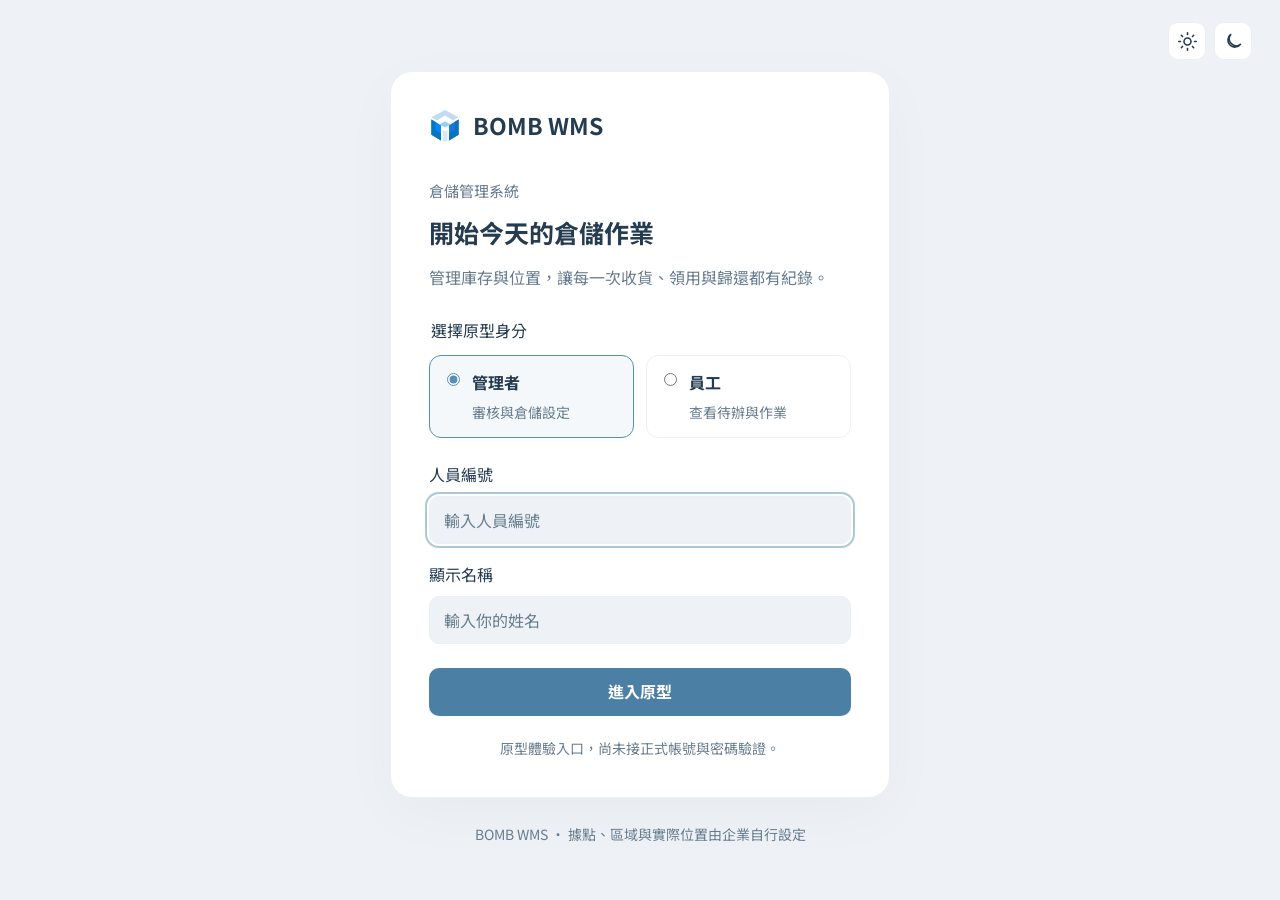
<file: preview/wms-layout-v2.html>
<!doctype html>
<html lang="zh-Hant" data-session="out">
<head>
<meta charset="utf-8">
<meta name="viewport" content="width=device-width,initial-scale=1">
<title>BOMB WMS｜營運總覽</title>




<link rel="stylesheet" href="./assets/wms-layout-v2.css">
</head>

<body>

<section id="wmsLogin" class="wms-login" aria-labelledby="loginTitle">
  <div class="login-theme" role="group" aria-label="介面色彩模式"><button type="button" data-login-theme="light" aria-label="淺色模式">☀</button><button type="button" data-login-theme="dark" aria-label="深色模式">☾</button></div>
  <div class="login-card">
    <div class="login-brand"><span id="loginLogo"></span><strong>BOMB WMS</strong></div>
    <span class="login-eyebrow">倉儲管理系統</span>
    <h1 id="loginTitle">開始今天的倉儲作業</h1>
    <p class="login-intro">管理庫存與位置，讓每一次收貨、領用與歸還都有紀錄。</p>
    <form id="wmsLoginForm">
      <fieldset class="login-roles"><legend>選擇原型身分</legend>
        <label><input type="radio" name="role" value="manager" checked><span><strong>管理者</strong><small>審核與倉儲設定</small></span></label>
        <label><input type="radio" name="role" value="employee"><span><strong>員工</strong><small>查看待辦與作業</small></span></label>
      </fieldset>
      <label class="login-field" for="loginId">人員編號<input id="loginId" name="profileId" autocomplete="username" placeholder="輸入人員編號" maxlength="60" required></label>
      <label class="login-field" for="loginName">顯示名稱<input id="loginName" name="profileName" autocomplete="name" placeholder="輸入你的姓名" maxlength="60" required></label>
      <p id="loginError" class="login-error" role="alert" hidden></p>
      <button type="submit" class="login-submit">進入原型</button>
    </form>
    <p class="login-caption">原型體驗入口，尚未接正式帳號與密碼驗證。</p>
  </div>
  <p class="login-footer">BOMB WMS · 據點、區域與實際位置由企業自行設定</p>
</section>
<div class="app" hidden>

  <!-- SIDEBAR -->
  <aside class="sidebar">

    <div class="brand">
      <div class="brand-mark"><svg class="ui-icon" viewBox="0 0 40 44" aria-hidden="true"><path d="m20 2 17 9-7 4-10-6-10 6-7-4Z" fill="#c3dbef"/><path d="m3 14 12 7v19L3 33Z" fill="#0089ff"/><path d="m37 14-12 7v19l12-7Z" fill="#1876dd"/><path d="m20 16 7 4-7 4-7-4Z" fill="#94cfff"/><path d="M17 27v13l3 2 3-2V27l-3 2Z" fill="#d4e9fa"/><path d="m3 14 5 3v10l7 4v9L3 33ZM37 14l-5 3v10l-7 4v9l12-7Z" fill="#0874bd"/></svg></div>

      <div class="brand-text">
        <div class="brand-title">BOMB WMS</div>
        
      </div>
    </div>

 <nav class="nav">

  <button class="nav-btn active" data-page="dashboard">
    <span class="nav-icon">
      <svg class="material-symbols-rounded wms-icon" viewBox="0 0 24 24" fill="none" stroke="currentColor" stroke-width="1.7" stroke-linecap="round" stroke-linejoin="round" aria-hidden="true"><rect x="3" y="3" width="7" height="8" rx="2"/><rect x="14" y="3" width="7" height="5" rx="2"/><rect x="3" y="15" width="7" height="6" rx="2"/><rect x="14" y="12" width="7" height="9" rx="2"/></svg>
    </span>
    <span class="nav-label">首頁</span>
  </button>

  <button class="nav-btn" data-page="inventory">
    <span class="nav-icon">
      <svg class="material-symbols-rounded wms-icon" viewBox="0 0 24 24" fill="none" stroke="currentColor" stroke-width="1.7" stroke-linecap="round" stroke-linejoin="round" aria-hidden="true"><path d="m3 7 9-4 9 4v11l-9 4-9-4Z"/><path d="m3 7 9 4 9-4M12 11v11M8 5l9 4v5"/></svg>
    </span>
    <span class="nav-label">庫存</span>
  </button>

  <button class="nav-btn" data-page="purchase">
    <span class="nav-icon">
      <svg class="material-symbols-rounded wms-icon" viewBox="0 0 24 24" fill="none" stroke="currentColor" stroke-width="1.7" stroke-linecap="round" stroke-linejoin="round" aria-hidden="true"><path d="M3 3h2l3 13h11l2-9H6M9 11h10"/><circle cx="9" cy="20" r="1"/><circle cx="18" cy="20" r="1"/></svg>
    </span>
    <span class="nav-label">採購</span>
  </button>

  <button class="nav-btn" data-page="asset">
    <span class="nav-icon">
      <svg class="material-symbols-rounded wms-icon" viewBox="0 0 24 24" fill="none" stroke="currentColor" stroke-width="1.7" stroke-linecap="round" stroke-linejoin="round" aria-hidden="true"><rect x="5" y="4" width="14" height="17" rx="2"/><path d="M9 4V2h6v2M9 10h6M9 14h6M9 18h3"/></svg>
    </span>
    <span class="nav-label">資產</span>
  </button>

  <button class="nav-btn" data-page="stocktake">
    <span class="nav-icon">
      <svg class="material-symbols-rounded wms-icon" viewBox="0 0 24 24" fill="none" stroke="currentColor" stroke-width="1.7" stroke-linecap="round" stroke-linejoin="round" aria-hidden="true"><rect x="4" y="3" width="16" height="18" rx="3"/><path d="m7 8 1 1 2-2m-3 7 1 1 2-2M13 8h4M13 14h4M7 18h10"/></svg>
    </span>
    <span class="nav-label">盤點</span>
  </button>

  <button class="nav-btn" data-page="more">
    <span class="nav-icon">
      <svg class="material-symbols-rounded wms-icon" viewBox="0 0 24 24" fill="none" stroke="currentColor" stroke-width="1.7" stroke-linecap="round" stroke-linejoin="round" aria-hidden="true"><rect x="3" y="3" width="6" height="6" rx="2"/><rect x="15" y="3" width="6" height="6" rx="2"/><rect x="3" y="15" width="6" height="6" rx="2"/><rect x="15" y="15" width="6" height="6" rx="2"/></svg>
    </span>
    <span class="nav-label">更多</span>
  </button>

</nav>   

    <div class="sidebar-user">

      <div class="user-row">
        <div class="user-avatar">OG</div>

        <div class="user-info">
          <strong>管理者</strong>
          <small>BOMB Warehouse</small>
        </div>
      </div>

    </div>

  </aside>


  <!-- MAIN -->
  <main class="main">

    <header class="topbar">

      <div class="search">
        <span class="search-icon">
  <svg class="svg-icon" viewBox="0 0 24 24">
    <circle cx="11" cy="11" r="6.5"/>
    <path d="m16 16 4.5 4.5"/>
  </svg>
</span>
        <input
          type="search"
          placeholder="搜尋單號、品名、關鍵字..."
        >
      </div>

      <div class="top-actions">

        <div class="warehouse">
          <label>倉庫：</label>

          <select>
            <option>全部倉庫</option>
            <option>A1</option>
            <option>B1</option>
          </select>
        </div>

<div class="theme-options" role="group" aria-label="介面色彩模式"><button type="button" class="theme-option" data-set-theme="light" aria-label="淺色模式" title="淺色模式"><svg class="svg-icon theme-sun" viewBox="0 0 24 24">
    <circle cx="12" cy="12" r="4"/>
    <path d="M12 2v2"/>
    <path d="M12 20v2"/>
    <path d="M4.93 4.93l1.41 1.41"/>
    <path d="M17.66 17.66l1.41 1.41"/>
    <path d="M2 12h2"/>
    <path d="M20 12h2"/>
    <path d="M4.93 19.07l1.41-1.41"/>
    <path d="M17.66 6.34l1.41-1.41"/>
  </svg></button><button type="button" class="theme-option" data-set-theme="dark" aria-label="深色模式" title="深色模式"><svg class="svg-icon theme-moon" viewBox="0 0 24 24">
    <path d="M20 15.2A8 8 0 0 1 8.8 4a8 8 0 1 0 11.2 11.2Z"/>
  </svg></button></div>
        
        <button class="notify" type="button" data-prototype-action="notifications">
       <svg class="svg-icon" viewBox="0 0 24 24">
       <path d="M18 8a6 6 0 0 0-12 0c0 7-3 7-3 9h18c0-2-3-2-3-9"/>
       <path d="M10 21h4"/>
       </svg>
       </button>

        <div class="top-user">
          <div class="top-avatar">OG</div>

          <div class="top-user-text">
            <strong>OG</strong>
            <small>系統管理員</small>
          </div>
        </div>

      </div>

    </header>


    <section class="page">

      <!-- =====================================================
           DASHBOARD
      ====================================================== -->

      <div class="dashboard-page" id="dashboardPage">

        <div class="page-head">

          <div class="page-title">
            <h1>營運總覽</h1>
            <p>即時掌握倉儲作業與庫存狀態</p>
          </div>

          <div class="update">
            最近更新：剛剛
          </div>

        </div>


        <!-- KPI -->
        <div class="kpi-grid">

          <article class="kpi-card">

           <div class="kpi-icon blue">
  <svg class="material-symbols-rounded wms-icon" viewBox="0 0 24 24" fill="none" stroke="currentColor" stroke-width="1.7" stroke-linecap="round" stroke-linejoin="round" aria-hidden="true"><rect x="2" y="5" width="12" height="12" rx="2"/><path d="M14 9h4l4 4v4h-8M18 9v4h4M5 9h5"/><circle cx="6" cy="18" r="2"/><circle cx="18" cy="18" r="2"/></svg>
</div>

            <div>
              <div class="kpi-label">待收貨</div>

              <div class="kpi-value">
                12
                <small>單</small>
              </div>

              <div class="kpi-change orange">
                較昨日 +3 ▲
              </div>
            </div>

          </article>


          <article class="kpi-card">

            <div class="kpi-icon green">
  <svg class="material-symbols-rounded wms-icon" viewBox="0 0 24 24" fill="none" stroke="currentColor" stroke-width="1.7" stroke-linecap="round" stroke-linejoin="round" aria-hidden="true"><rect x="5" y="4" width="14" height="17" rx="3"/><rect x="9" y="2" width="6" height="4" rx="1"/><path d="m8 13 3 3 5-6"/></svg>
</div>

            <div>
              <div class="kpi-label">待驗收</div>

              <div class="kpi-value">
                8
                <small>單</small>
              </div>

              <div class="kpi-change green">
                較昨日 -2 ▼
              </div>
            </div>

          </article>


          <article class="kpi-card">

  <div class="kpi-icon orange">
    <svg class="material-symbols-rounded wms-icon" viewBox="0 0 24 24" fill="none" stroke="currentColor" stroke-width="1.7" stroke-linecap="round" stroke-linejoin="round" aria-hidden="true"><path d="M4 11 2 18v3h20v-3l-2-7M3 17h5l2 3h4l2-3h5M12 2v12m-4-4 4 4 4-4"/></svg>
  </div>

  <div>
    <div class="kpi-label">待入庫</div>

    <div class="kpi-value">
      15
      <small>單</small>
    </div>

    <div class="kpi-change orange">
      較昨日 +6 ▲
    </div>
  </div>

</article>


          <article class="kpi-card">

            <div class="kpi-icon red">
  <svg class="material-symbols-rounded wms-icon" viewBox="0 0 24 24" fill="none" stroke="currentColor" stroke-width="1.7" stroke-linecap="round" stroke-linejoin="round" aria-hidden="true"><path d="m10 4-8 14a2 2 0 0 0 2 3h16a2 2 0 0 0 2-3L14 4a2 2 0 0 0-4 0Z"/><path d="M12 9v5M12 17h.01"/></svg>
</div>

            <div>
              <div class="kpi-label">庫存異常</div>

              <div class="kpi-value">
                6
                <small>項</small>
              </div>

              <div class="kpi-change red">
                待處理
              </div>
            </div>

          </article>

        </div>


        <div class="content-grid">

          <!-- TODO -->
          <section class="card">

            <div class="card-head">
              <h2>我的待辦</h2>
              <button class="more" type="button" data-prototype-action="todo-all">查看全部 ›</button>
            </div>

            <div class="todo-wrap">

              <table class="todo-table">

                <thead>
                  <tr>
                    <th style="width:82px;">日期</th>
                    <th style="width:94px;">單號</th>
                    <th>作業類型</th>
                    <th>相關品項</th>
                    <th style="width:70px;">狀態</th>
                  </tr>
                </thead>

                <tbody><tr><td colspan="10" class="workspace-empty">尚無資料</td></tr></tbody>

              </table>

            </div>

          </section>


          <!-- INVENTORY -->
          <section class="card">

            <div class="card-head">
              <h2>庫存狀態</h2>
              <button class="more" type="button" data-prototype-action="inventory-detail">查看詳情 ›</button>
            </div>

            <div class="inventory">

              <div class="donut-box">

                <div class="donut"></div>

                <div class="donut-text">
                  <strong>12,580</strong>
                  <small>總庫存量</small>
                </div>

              </div>

              <div class="legend">

                <div class="legend-row">
                  <span class="legend-dot blue"></span>
                  <span class="legend-name">成品</span>
                  <span class="legend-value">5,240</span>
                </div>

                <div class="legend-row">
                  <span class="legend-dot green"></span>
                  <span class="legend-name">原物料</span>
                  <span class="legend-value">3,120</span>
                </div>

                <div class="legend-row">
                  <span class="legend-dot orange"></span>
                  <span class="legend-name">包裝材料</span>
                  <span class="legend-value">2,180</span>
                </div>

                <div class="legend-row">
                  <span class="legend-dot purple"></span>
                  <span class="legend-name">半成品</span>
                  <span class="legend-value">1,260</span>
                </div>

                <div class="legend-row">
                  <span class="legend-dot gray"></span>
                  <span class="legend-name">其他</span>
                  <span class="legend-value">780</span>
                </div>

              </div>

            </div>

          </section>

        </div>


<!-- QUICK -->
<section class="card quick">

  <div class="quick-title">
    快速操作
  </div>

  <div class="quick-grid">

    <button class="quick-btn blue" type="button" data-quick-page="inventory" data-quick-inventory-tab="receiving">
      <svg class="material-symbols-rounded wms-icon" viewBox="0 0 24 24" fill="none" stroke="currentColor" stroke-width="1.7" stroke-linecap="round" stroke-linejoin="round" aria-hidden="true"><rect x="2" y="5" width="12" height="12" rx="2"/><path d="M14 9h4l4 4v4h-8M18 9v4h4M5 9h5"/><circle cx="6" cy="18" r="2"/><circle cx="18" cy="18" r="2"/></svg>
      收貨
    </button>

    <button class="quick-btn green" type="button" data-quick-page="inventory" data-quick-inventory-tab="inspection">
      <svg class="material-symbols-rounded wms-icon" viewBox="0 0 24 24" fill="none" stroke="currentColor" stroke-width="1.7" stroke-linecap="round" stroke-linejoin="round" aria-hidden="true"><rect x="4" y="3" width="16" height="18" rx="3"/><path d="m7 8 1 1 2-2m-3 7 1 1 2-2M13 8h4M13 14h4M7 18h10"/></svg>
      驗收
    </button>

    <button class="quick-btn orange" type="button" data-quick-page="inventory" data-quick-inventory-tab="putaway">
      <svg class="material-symbols-rounded wms-icon" viewBox="0 0 24 24" fill="none" stroke="currentColor" stroke-width="1.7" stroke-linecap="round" stroke-linejoin="round" aria-hidden="true"><path d="M4 11 2 18v3h20v-3l-2-7M3 17h5l2 3h4l2-3h5M12 2v12m-4-4 4 4 4-4"/></svg>
      入庫
    </button>

    <button class="quick-btn purple" type="button" data-quick-page="inventory" data-quick-inventory-tab="outbound">
      <svg class="material-symbols-rounded wms-icon" viewBox="0 0 24 24" fill="none" stroke="currentColor" stroke-width="1.7" stroke-linecap="round" stroke-linejoin="round" aria-hidden="true"><path d="M4 11 2 18v3h20v-3l-2-7M3 17h5l2 3h4l2-3h5M12 14V2m-4 4 4-4 4 4"/></svg>
      出庫
    </button>

    <button class="quick-btn cyan" type="button" data-quick-page="inventory" data-quick-inventory-tab="stock">
      <svg class="material-symbols-rounded wms-icon" viewBox="0 0 24 24" fill="none" stroke="currentColor" stroke-width="1.7" stroke-linecap="round" stroke-linejoin="round" aria-hidden="true"><circle cx="10" cy="10" r="7"/><path d="m16 16 5 5"/></svg>
      庫存查詢
    </button>

  </div>

</section>

</div>


<!-- =====================================================
     INVENTORY PAGE
====================================================== -->

<div class="inventory-page" id="inventoryPage">

  <div class="page-head">

    <div class="page-title">
      <h1>庫存作業</h1>
      <p>查詢與管理各項庫存資料</p>
    </div>

  </div>

 <div class="sub-tabs">

  <button class="tab active" type="button" data-inventory-tab="stock">
    <svg class="material-symbols-rounded wms-icon" viewBox="0 0 24 24" fill="none" stroke="currentColor" stroke-width="1.7" stroke-linecap="round" stroke-linejoin="round" aria-hidden="true"><path d="m3 7 9-4 9 4v11l-9 4-9-4Z"/><path d="m3 7 9 4 9-4M12 11v11M8 5l9 4v5"/></svg>
    庫存查詢
  </button>

  <button class="tab" type="button" data-inventory-tab="receiving">
    <svg class="material-symbols-rounded wms-icon" viewBox="0 0 24 24" fill="none" stroke="currentColor" stroke-width="1.7" stroke-linecap="round" stroke-linejoin="round" aria-hidden="true"><rect x="2" y="5" width="12" height="12" rx="2"/><path d="M14 9h4l4 4v4h-8M18 9v4h4M5 9h5"/><circle cx="6" cy="18" r="2"/><circle cx="18" cy="18" r="2"/></svg>
    收貨
  </button>

  <button class="tab" type="button" data-inventory-tab="inspection">
    <svg class="material-symbols-rounded wms-icon" viewBox="0 0 24 24" fill="none" stroke="currentColor" stroke-width="1.7" stroke-linecap="round" stroke-linejoin="round" aria-hidden="true"><rect x="4" y="3" width="16" height="18" rx="3"/><path d="m7 8 1 1 2-2m-3 7 1 1 2-2M13 8h4M13 14h4M7 18h10"/></svg>
    驗收
  </button>

  <button class="tab" type="button" data-inventory-tab="putaway">
    <svg class="material-symbols-rounded wms-icon" viewBox="0 0 24 24" fill="none" stroke="currentColor" stroke-width="1.7" stroke-linecap="round" stroke-linejoin="round" aria-hidden="true"><path d="M4 11 2 18v3h20v-3l-2-7M3 17h5l2 3h4l2-3h5M12 2v12m-4-4 4 4 4-4"/></svg>
    入庫
  </button>

  <button class="tab" type="button" data-inventory-tab="outbound">
    <svg class="material-symbols-rounded wms-icon" viewBox="0 0 24 24" fill="none" stroke="currentColor" stroke-width="1.7" stroke-linecap="round" stroke-linejoin="round" aria-hidden="true"><path d="M4 11 2 18v3h20v-3l-2-7M3 17h5l2 3h4l2-3h5M12 14V2m-4 4 4-4 4 4"/></svg>
    出庫
  </button>

  <button class="tab" type="button" data-inventory-tab="transfer">
    <svg class="material-symbols-rounded wms-icon" viewBox="0 0 24 24" fill="none" stroke="currentColor" stroke-width="1.7" stroke-linecap="round" stroke-linejoin="round" aria-hidden="true"><path d="M3 8h17m-4-4 4 4-4 4M21 16H4m4-4-4 4 4 4"/></svg>
    調撥
  </button>

</div>

<div class="inventory-tab-panel active" data-inventory-panel="stock">

  <div class="filter-card">

    <div class="filter-field">
      <label for="inventoryWarehouseFilter">倉庫</label>
      <select id="inventoryWarehouseFilter">
        <option value="">全部倉庫</option>
        
        
      </select>
    </div>

    <div class="filter-field filter-search">
      <label for="inventoryKeywordFilter">品項搜尋</label>
      <input
        id="inventoryKeywordFilter"
        type="search"
        placeholder="輸入品名、品號或關鍵字"
      >
    </div>

    <div class="filter-field">
      <label for="inventoryStatusFilter">庫存狀態</label>
      <select id="inventoryStatusFilter">
        <option value="">全部狀態</option>
        <option value="正常">正常</option>
        <option value="低庫存">低庫存</option>
      </select>
    </div>

    <div class="filter-actions">
      <button
        class="primary-btn"
        id="inventorySearchBtn"
        type="button"
      >
        <svg class="material-symbols-rounded wms-icon" viewBox="0 0 24 24" fill="none" stroke="currentColor" stroke-width="1.7" stroke-linecap="round" stroke-linejoin="round" aria-hidden="true"><circle cx="10" cy="10" r="7"/><path d="m16 16 5 5"/></svg>
        查詢
      </button>
    </div>

  </div>

  <div class="inventory-toolbar">

    <div class="inventory-toolbar-title">
      <strong>庫存清單</strong>
      <span
        class="inventory-result-count"
        id="inventoryResultCount"
      >
        共 4 筆
      </span>
    </div>

    <button
      class="inventory-export-btn"
      id="inventoryExportBtn"
      type="button"
    >
      <svg class="material-symbols-rounded wms-icon" viewBox="0 0 24 24" fill="none" stroke="currentColor" stroke-width="1.7" stroke-linecap="round" stroke-linejoin="round" aria-hidden="true"><path d="M12 3v12m-5-5 5 5 5-5M4 16v5h16v-5"/></svg>
      匯出
    </button>

  </div>

  <div class="stock-card">

    <table class="stock-table">

      <thead>
        <tr>
          <th>料號</th>
          <th>品名</th>
          <th>規格</th>
          <th>倉庫</th>
          <th>儲位</th>
          <th>現有量</th>
          <th>可用量</th>
          <th>單位</th>
          <th>狀態</th>
          <th>更新時間</th>
        </tr>
      </thead>

      <tbody id="inventoryTableBody"><tr><td colspan="10" class="workspace-empty">尚無資料</td></tr></tbody>

    </table>

  </div>

</div>

<div class="inventory-tab-panel" data-inventory-panel="receiving">

  <div class="operation-summary">
    <div class="operation-summary-card">
      <span>今日待收貨</span>
      <strong>0</strong><small>單</small>
    </div>
    <div class="operation-summary-card">
      <span>今日已收貨</span>
      <strong>0</strong><small>單</small>
    </div>
    <div class="operation-summary-card">
      <span>異常待處理</span>
      <strong>0</strong><small>單</small>
    </div>
  </div>

  <div class="operation-card">
    <div class="operation-card-head">
      <strong>收貨作業清單</strong>
      <span>到貨登記後進入驗收流程</span>
      <button class="secondary-action-btn" type="button" data-create-workflow="receiving">
        <svg class="material-symbols-rounded wms-icon" viewBox="0 0 24 24" fill="none" stroke="currentColor" stroke-width="1.7" stroke-linecap="round" stroke-linejoin="round" aria-hidden="true"><path d="M12 5v14M5 12h14"/></svg>
        新增收貨
      </button>
    </div>
    <div class="operation-table-wrap">
      <table class="operation-table">
        <thead>
          <tr>
            <th>收貨單號</th>
            <th>供應商</th>
            <th>品項</th>
            <th>預計數量</th>
            <th>實收數量</th>
            <th>到貨時間</th>
            <th>狀態</th>
          </tr>
        </thead>
        <tbody><tr><td colspan="10" class="workspace-empty">尚無資料</td></tr></tbody>
      </table>
    </div>
  </div>

</div>

<div class="inventory-tab-panel" data-inventory-panel="inspection">

  <div class="operation-summary">
    <div class="operation-summary-card">
      <span>待驗收</span>
      <strong>0</strong><small>單</small>
    </div>
    <div class="operation-summary-card">
      <span>今日合格</span>
      <strong>0</strong><small>單</small>
    </div>
    <div class="operation-summary-card">
      <span>驗收異常</span>
      <strong>0</strong><small>單</small>
    </div>
  </div>

  <div class="operation-card">
    <div class="operation-card-head">
      <strong>驗收作業清單</strong>
      <span>驗收合格後才可進入入庫</span>
      <button class="secondary-action-btn" type="button" data-create-workflow="inspection">
        <svg class="material-symbols-rounded wms-icon" viewBox="0 0 24 24" fill="none" stroke="currentColor" stroke-width="1.7" stroke-linecap="round" stroke-linejoin="round" aria-hidden="true"><path d="M12 5v14M5 12h14"/></svg>
        新增驗收
      </button>
    </div>
    <div class="operation-table-wrap">
      <table class="operation-table">
        <thead>
          <tr>
            <th>驗收單號</th>
            <th>來源收貨單</th>
            <th>品項</th>
            <th>送驗數量</th>
            <th>合格數量</th>
            <th>不良數量</th>
            <th>狀態</th>
          </tr>
        </thead>
        <tbody><tr><td colspan="10" class="workspace-empty">尚無資料</td></tr></tbody>
      </table>
    </div>
  </div>

</div>

<div class="inventory-tab-panel" data-inventory-panel="putaway">

  <div class="operation-summary">
    <div class="operation-summary-card">
      <span>待入庫</span>
      <strong>0</strong><small>單</small>
    </div>
    <div class="operation-summary-card">
      <span>今日已入庫</span>
      <strong>0</strong><small>單</small>
    </div>
    <div class="operation-summary-card">
      <span>待分配儲位</span>
      <strong>0</strong><small>單</small>
    </div>
  </div>

  <div class="operation-card">
    <div class="operation-card-head">
      <strong>入庫作業清單</strong>
      <span>依驗收結果分配倉庫與儲位</span>
      <button class="secondary-action-btn" type="button" data-create-workflow="putaway">
        <svg class="material-symbols-rounded wms-icon" viewBox="0 0 24 24" fill="none" stroke="currentColor" stroke-width="1.7" stroke-linecap="round" stroke-linejoin="round" aria-hidden="true"><path d="M12 5v14M5 12h14"/></svg>
        新增入庫
      </button>
    </div>
    <div class="operation-table-wrap">
      <table class="operation-table">
        <thead>
          <tr>
            <th>入庫單號</th>
            <th>品項</th>
            <th>數量</th>
            <th>目標倉庫</th>
            <th>建議儲位</th>
            <th>批號</th>
            <th>狀態</th>
          </tr>
        </thead>
        <tbody><tr><td colspan="10" class="workspace-empty">尚無資料</td></tr></tbody>
      </table>
    </div>
  </div>

</div>

<div class="inventory-tab-panel" data-inventory-panel="outbound">

  <div class="operation-summary">
    <div class="operation-summary-card">
      <span>待出庫</span>
      <strong>0</strong><small>單</small>
    </div>
    <div class="operation-summary-card">
      <span>今日已出庫</span>
      <strong>0</strong><small>單</small>
    </div>
    <div class="operation-summary-card">
      <span>揀貨中</span>
      <strong>0</strong><small>單</small>
    </div>
  </div>

  <div class="operation-card">
    <div class="operation-card-head">
      <strong>出庫作業清單</strong>
      <span>確認可用量後執行揀貨與出庫</span>
      <button class="secondary-action-btn" type="button" data-create-workflow="outbound">
        <svg class="material-symbols-rounded wms-icon" viewBox="0 0 24 24" fill="none" stroke="currentColor" stroke-width="1.7" stroke-linecap="round" stroke-linejoin="round" aria-hidden="true"><path d="M12 5v14M5 12h14"/></svg>
        新增出庫
      </button>
    </div>
    <div class="operation-table-wrap">
      <table class="operation-table">
        <thead>
          <tr>
            <th>出庫單號</th>
            <th>需求單位</th>
            <th>品項</th>
            <th>需求數量</th>
            <th>揀貨儲位</th>
            <th>預計出庫</th>
            <th>狀態</th>
          </tr>
        </thead>
        <tbody><tr><td colspan="10" class="workspace-empty">尚無資料</td></tr></tbody>
      </table>
    </div>
  </div>

</div>

<div class="inventory-tab-panel" data-inventory-panel="transfer">

  <div class="operation-summary">
    <div class="operation-summary-card">
      <span>待調撥</span>
      <strong>0</strong><small>單</small>
    </div>
    <div class="operation-summary-card">
      <span>今日已完成</span>
      <strong>0</strong><small>單</small>
    </div>
    <div class="operation-summary-card">
      <span>運送中</span>
      <strong>0</strong><small>單</small>
    </div>
  </div>

  <div class="operation-card">
    <div class="operation-card-head">
      <strong>調撥作業清單</strong>
      <span>跨倉庫移轉時保留來源與目的儲位紀錄</span>
      <button class="secondary-action-btn" type="button" data-create-workflow="transfer">
        <svg class="material-symbols-rounded wms-icon" viewBox="0 0 24 24" fill="none" stroke="currentColor" stroke-width="1.7" stroke-linecap="round" stroke-linejoin="round" aria-hidden="true"><path d="M12 5v14M5 12h14"/></svg>
        新增調撥
      </button>
    </div>
    <div class="operation-table-wrap">
      <table class="operation-table">
        <thead>
          <tr>
            <th>調撥單號</th>
            <th>品項</th>
            <th>數量</th>
            <th>來源</th>
            <th>目的</th>
            <th>申請人</th>
            <th>狀態</th>
          </tr>
        </thead>
        <tbody><tr><td colspan="10" class="workspace-empty">尚無資料</td></tr></tbody>
      </table>
    </div>
  </div>

</div>

</div>

<!-- =====================================================
     PURCHASE PAGE
====================================================== -->

<div class="purchase-page" id="purchasePage">

  <div class="page-head">

    <div class="page-title">
      <h1>採購作業</h1>
      <p>從低庫存需求、叫貨、採購單到供應商進度集中管理</p>
    </div>

    <div class="update">
      採購作業
    </div>

  </div>

  <div class="purchase-summary">

    <div class="purchase-summary-card">
      <div class="label">
        <svg class="material-symbols-rounded wms-icon" viewBox="0 0 24 24" fill="none" stroke="currentColor" stroke-width="1.7" stroke-linecap="round" stroke-linejoin="round" aria-hidden="true"><path d="m10 4-8 14a2 2 0 0 0 2 3h16a2 2 0 0 0 2-3L14 4a2 2 0 0 0-4 0Z"/><path d="M12 9v5M12 17h.01"/></svg>
        待叫貨
      </div>
      <strong id="purchaseNeedCount">3</strong>
      <small>低庫存與人工申請</small>
    </div>

    <div class="purchase-summary-card">
      <div class="label">
        <svg class="material-symbols-rounded wms-icon" viewBox="0 0 24 24" fill="none" stroke="currentColor" stroke-width="1.7" stroke-linecap="round" stroke-linejoin="round" aria-hidden="true"><path d="M3 3h2l3 13h11l2-9H6M9 11h10"/><circle cx="9" cy="20" r="1"/><circle cx="18" cy="20" r="1"/></svg>
        已叫貨
      </div>
      <strong id="purchaseOrderedCount">2</strong>
      <small>等待供應商到貨</small>
    </div>

    <div class="purchase-summary-card">
      <div class="label">
        <svg class="material-symbols-rounded wms-icon" viewBox="0 0 24 24" fill="none" stroke="currentColor" stroke-width="1.7" stroke-linecap="round" stroke-linejoin="round" aria-hidden="true"><rect x="2" y="5" width="12" height="12" rx="2"/><path d="M14 9h4l4 4v4h-8M18 9v4h4M5 9h5"/><circle cx="6" cy="18" r="2"/><circle cx="18" cy="18" r="2"/></svg>
        本週到貨
      </div>
      <strong>0</strong>
      <small>採購單預計到貨</small>
    </div>

    <div class="purchase-summary-card">
      <div class="label">
        <svg class="material-symbols-rounded wms-icon" viewBox="0 0 24 24" fill="none" stroke="currentColor" stroke-width="1.7" stroke-linecap="round" stroke-linejoin="round" aria-hidden="true"><path d="m10 4-8 14a2 2 0 0 0 2 3h16a2 2 0 0 0 2-3L14 4a2 2 0 0 0-4 0Z"/><path d="M12 9v5M12 17h.01"/></svg>
        異常
      </div>
      <strong>0</strong>
      <small>數量或交期需確認</small>
    </div>

  </div>

  <div class="sub-tabs">

    <button class="tab active" type="button" data-purchase-tab="request">
      <svg class="material-symbols-rounded wms-icon" viewBox="0 0 24 24" fill="none" stroke="currentColor" stroke-width="1.7" stroke-linecap="round" stroke-linejoin="round" aria-hidden="true"><path d="M3 5h12M3 10h12M3 15h6M17 12v10M12 17h10"/></svg>
      採購需求
    </button>

    <button class="tab" type="button" data-purchase-tab="order">
      <svg class="material-symbols-rounded wms-icon" viewBox="0 0 24 24" fill="none" stroke="currentColor" stroke-width="1.7" stroke-linecap="round" stroke-linejoin="round" aria-hidden="true"><path d="M5 2v20l3-2 4 2 4-2 3 2V2l-3 2-4-2-4 2ZM9 8h6M9 12h6M9 16h4"/></svg>
      採購單
    </button>

    <button class="tab" type="button" data-purchase-tab="supplier">
      <svg class="material-symbols-rounded wms-icon" viewBox="0 0 24 24" fill="none" stroke="currentColor" stroke-width="1.7" stroke-linecap="round" stroke-linejoin="round" aria-hidden="true"><path d="M4 10v11h16V10M2 10l3-7h14l3 7M2 10c0 4 5 4 5 0 0 4 5 4 5 0 0 4 5 4 5 0 0 4 5 4 5 0M9 21v-6h6v6"/></svg>
      供應商
    </button>

    <button class="tab" type="button" data-purchase-tab="internal">
      <svg class="material-symbols-rounded wms-icon" viewBox="0 0 24 24" fill="none" stroke="currentColor" stroke-width="1.7" stroke-linecap="round" stroke-linejoin="round" aria-hidden="true"><path d="M4 18V6h12m-4-4 4 4-4 4M10 14h11M10 18h11M10 22h11"/></svg>
      內部補貨
    </button>

  </div>

  <div class="purchase-tab-panel active" data-purchase-panel="request">

    <div class="filter-card">

      <div class="filter-field">
        <label for="purchaseWarehouseFilter">倉庫</label>
        <select id="purchaseWarehouseFilter">
          <option value="">全部倉庫</option>
          
          
        </select>
      </div>

      <div class="filter-field filter-search">
        <label for="purchaseKeywordFilter">品項搜尋</label>
        <input
          id="purchaseKeywordFilter"
          type="search"
          placeholder="輸入品名、品號或關鍵字"
        >
      </div>

      <div class="filter-field">
        <label for="purchaseStatusFilter">叫貨狀態</label>
        <select id="purchaseStatusFilter">
          <option value="">全部狀態</option>
          <option value="待叫貨">待叫貨</option>
          <option value="已叫貨">已叫貨</option>
          <option value="無須叫貨">無須叫貨</option>
        </select>
      </div>

      <div class="filter-actions">
        <button
          class="primary-btn"
          id="purchaseSearchBtn"
          type="button"
        >
          <svg class="material-symbols-rounded wms-icon" viewBox="0 0 24 24" fill="none" stroke="currentColor" stroke-width="1.7" stroke-linecap="round" stroke-linejoin="round" aria-hidden="true"><circle cx="10" cy="10" r="7"/><path d="m16 16 5 5"/></svg>
          查詢
        </button>
      </div>

    </div>

    <div class="purchase-toolbar">

      <div class="purchase-toolbar-left">
        <strong>採購需求清單</strong>
        <span id="purchaseResultCount">共 5 筆</span>
      </div>

      <div class="purchase-toolbar-actions">
        <button class="secondary-action-btn" type="button" data-create-workflow="purchase">
          <svg class="material-symbols-rounded wms-icon" viewBox="0 0 24 24" fill="none" stroke="currentColor" stroke-width="1.7" stroke-linecap="round" stroke-linejoin="round" aria-hidden="true"><path d="M12 5v14M5 12h14"/></svg>
          新增需求
        </button>

        <button class="secondary-action-btn" id="purchaseExportBtn" type="button">
          <svg class="material-symbols-rounded wms-icon" viewBox="0 0 24 24" fill="none" stroke="currentColor" stroke-width="1.7" stroke-linecap="round" stroke-linejoin="round" aria-hidden="true"><path d="M12 3v12m-5-5 5 5 5-5M4 16v5h16v-5"/></svg>
          匯出
        </button>

        <button class="secondary-action-btn" id="purchaseResetBtn" type="button">
          <svg class="material-symbols-rounded wms-icon" viewBox="0 0 24 24" fill="none" stroke="currentColor" stroke-width="1.7" stroke-linecap="round" stroke-linejoin="round" aria-hidden="true"><path d="M3 10a9 9 0 1 1 1 8M3 4v6h6M12 7v5l4 2"/></svg>
          清除篩選
        </button>
      </div>

    </div>

    <div class="purchase-table-card">

      <table class="purchase-table">

        <thead>
          <tr>
            <th>需求單號</th>
            <th>品號</th>
            <th>品名</th>
            <th>倉庫</th>
            <th>現有量</th>
            <th>安全庫存</th>
            <th>建議叫貨</th>
            <th>叫貨數量</th>
            <th>狀態</th>
            <th>來源</th>
            <th>操作</th>
          </tr>
        </thead>

        <tbody id="purchaseRequestBody"><tr><td colspan="10" class="workspace-empty">尚無資料</td></tr></tbody>

      </table>

    </div>

    <div class="purchase-note">
      低於安全庫存的品項可自動進入採購需求；一旦標記為「已叫貨」，不再顯示「需採購」狀態，避免同一品項重複叫貨。
    </div>

  </div>

  <div class="purchase-tab-panel" data-purchase-panel="order">

    <div class="operation-card">

      <div class="operation-card-head">
        <strong>採購單追蹤</strong>
        <span>已叫貨項目與預計到貨進度</span>
      </div>

      <div class="operation-table-wrap">

        <table class="operation-table">
          <thead>
            <tr>
              <th>採購單號</th>
              <th>供應商</th>
              <th>品項</th>
              <th>數量</th>
              <th>下單日期</th>
              <th>預計到貨</th>
              <th>狀態</th>
            </tr>
          </thead>
          <tbody><tr><td colspan="10" class="workspace-empty">尚無資料</td></tr></tbody>
        </table>

      </div>

    </div>

  </div>

  <div class="purchase-tab-panel" data-purchase-panel="supplier">

    <div class="operation-card">

      <div class="operation-card-head">
        <strong>供應商清單</strong>
        <span>採購來源與交貨表現</span>
      </div>

      <div class="operation-table-wrap">

        <table class="operation-table">
          <thead>
            <tr>
              <th>供應商</th>
              <th>主要供應</th>
              <th>聯絡窗口</th>
              <th>平均交期</th>
              <th>準時率</th>
              <th>未完成採購單</th>
              <th>狀態</th>
            </tr>
          </thead>
          <tbody><tr><td colspan="10" class="workspace-empty">尚無資料</td></tr></tbody>
        </table>

      </div>

    </div>

  </div>


</div>


  <div class="purchase-tab-panel" data-purchase-panel="internal">

    <div class="flow-card">
      <div class="flow-card-head">
        <strong>內部補貨流程</strong>
        <span>共用品與低庫存品項使用同一套流程</span>
      </div>

      <div class="flow-steps">

        <div class="flow-step">
          <div class="flow-step-no">1</div>
          <strong>盤點 / 低庫存提示</strong>
          <small>使用區依盤點日或安全庫存自動產生需求。</small>
        </div>

        <div class="flow-step">
          <div class="flow-step-no">2</div>
          <strong>向來源據點申請</strong>
          <small>確認品項與數量後送出內部補貨申請。</small>
        </div>

        <div class="flow-step">
          <div class="flow-step-no">3</div>
          <strong>來源位置備貨</strong>
          <small>由來源人員確認可用量並完成揀貨。</small>
        </div>

        <div class="flow-step">
          <div class="flow-step-no">4</div>
          <strong>取貨 / 清點</strong>
          <small>領料人取貨後再次清點實際數量。</small>
        </div>

        <div class="flow-step">
          <div class="flow-step-no">5</div>
          <strong>上架 / 入庫</strong>
          <small>完成後更新使用區或倉儲區的現有量。</small>
        </div>

      </div>
    </div>

    <div class="operation-card">
      <div class="operation-card-head">
        <strong>內部補貨申請</strong>
        <span>共用品不可取消；其餘依權限處理</span>
      </div>

      <div class="operation-table-wrap">
        <table class="internal-request-table">
          <thead>
            <tr>
              <th>申請單號</th>
              <th>申請單位</th>
              <th>品項</th>
              <th>申請數量</th>
              <th>來源倉</th>
              <th>目的區域</th>
              <th>需求原因</th>
              <th>狀態</th>
              <th>規則</th>
            </tr>
          </thead>
          <tbody><tr><td colspan="10" class="workspace-empty">尚無資料</td></tr></tbody>
        </table>
      </div>
    </div>

  </div>

<!-- =====================================================
     ASSET PAGE
====================================================== -->

<div class="asset-page" id="assetPage">

  <div class="page-head">

    <div class="page-title">
      <h1>資產管理</h1>
      <p>管理公司資產、領用狀態、保管人與異動紀錄</p>
    </div>

    <div class="update">
      資產作業
    </div>

  </div>

  <div class="asset-summary">

    <div class="asset-summary-card">
      <div class="label">
        <svg class="material-symbols-rounded wms-icon" viewBox="0 0 24 24" fill="none" stroke="currentColor" stroke-width="1.7" stroke-linecap="round" stroke-linejoin="round" aria-hidden="true"><path d="m3 7 9-4 9 4v11l-9 4-9-4Z"/><path d="m3 7 9 4 9-4M12 11v11M8 5l9 4v5"/></svg>
        資產總數
      </div>
      <strong id="assetTotalCount">6</strong>
      <small>目前登錄資產</small>
    </div>

    <div class="asset-summary-card">
      <div class="label">
        <svg class="material-symbols-rounded wms-icon" viewBox="0 0 24 24" fill="none" stroke="currentColor" stroke-width="1.7" stroke-linecap="round" stroke-linejoin="round" aria-hidden="true"><circle cx="9" cy="7" r="4"/><path d="M2 21v-3a7 7 0 0 1 12-5m1 5 2 2 5-5"/></svg>
        使用中
      </div>
      <strong id="assetUsingCount">3</strong>
      <small>已領用或配置</small>
    </div>

    <div class="asset-summary-card">
      <div class="label">
        <svg class="material-symbols-rounded wms-icon" viewBox="0 0 24 24" fill="none" stroke="currentColor" stroke-width="1.7" stroke-linecap="round" stroke-linejoin="round" aria-hidden="true"><path d="M14 6a5 5 0 0 0-6 6L3 17a3 3 0 0 0 4 4l5-5a5 5 0 0 0 6-6l-3 3-4-4Z"/></svg>
        維修中
      </div>
      <strong id="assetRepairCount">1</strong>
      <small>暫不可使用</small>
    </div>

    <div class="asset-summary-card">
      <div class="label">
        <svg class="material-symbols-rounded wms-icon" viewBox="0 0 24 24" fill="none" stroke="currentColor" stroke-width="1.7" stroke-linecap="round" stroke-linejoin="round" aria-hidden="true"><path d="m10 4-8 14a2 2 0 0 0 2 3h16a2 2 0 0 0 2-3L14 4a2 2 0 0 0-4 0Z"/><path d="M12 9v5M12 17h.01"/></svg>
        待盤點
      </div>
      <strong id="assetCheckCount">2</strong>
      <small>需確認位置或保管人</small>
    </div>

  </div>

  <div class="sub-tabs">

    <button class="tab active" type="button" data-asset-tab="list">
      <svg class="material-symbols-rounded wms-icon" viewBox="0 0 24 24" fill="none" stroke="currentColor" stroke-width="1.7" stroke-linecap="round" stroke-linejoin="round" aria-hidden="true"><rect x="3" y="4" width="18" height="16" rx="2"/><path d="M8 4v16M3 10h18M3 15h18"/></svg>
      資產清單
    </button>

    <button class="tab" type="button" data-asset-tab="movement">
      <svg class="material-symbols-rounded wms-icon" viewBox="0 0 24 24" fill="none" stroke="currentColor" stroke-width="1.7" stroke-linecap="round" stroke-linejoin="round" aria-hidden="true"><path d="M3 8h17m-4-4 4 4-4 4M21 16H4m4-4-4 4 4 4"/></svg>
      異動紀錄
    </button>

    <button class="tab" type="button" data-asset-tab="maintenance">
      <svg class="material-symbols-rounded wms-icon" viewBox="0 0 24 24" fill="none" stroke="currentColor" stroke-width="1.7" stroke-linecap="round" stroke-linejoin="round" aria-hidden="true"><path d="M14 6a5 5 0 0 0-6 6L3 17a3 3 0 0 0 4 4l5-5a5 5 0 0 0 6-6l-3 3-4-4Z"/></svg>
      維修紀錄
    </button>

  </div>

  <div class="asset-tab-panel active" data-asset-panel="list">

    <div class="filter-card">

      <div class="filter-field">
        <label for="assetLocationFilter">所在區域</label>
        <select id="assetLocationFilter">
          <option value="">全部區域</option>
          <option value="使用區">使用區</option>
          <option value="使用區">使用區</option>
          <option value="設備區">設備區</option>
          <option value="倉儲區">倉儲區</option>
        </select>
      </div>

      <div class="filter-field filter-search">
        <label for="assetKeywordFilter">資產搜尋</label>
        <input
          id="assetKeywordFilter"
          type="search"
          placeholder="輸入資產編號、名稱或保管人"
        >
      </div>

      <div class="filter-field">
        <label for="assetStatusFilter">資產狀態</label>
        <select id="assetStatusFilter">
          <option value="">全部狀態</option>
          <option value="使用中">使用中</option>
          <option value="閒置">閒置</option>
          <option value="維修中">維修中</option>
          <option value="待盤點">待盤點</option>
        </select>
      </div>

      <div class="filter-actions">
        <button class="primary-btn" id="assetSearchBtn" type="button">
          <svg class="material-symbols-rounded wms-icon" viewBox="0 0 24 24" fill="none" stroke="currentColor" stroke-width="1.7" stroke-linecap="round" stroke-linejoin="round" aria-hidden="true"><circle cx="10" cy="10" r="7"/><path d="m16 16 5 5"/></svg>
          查詢
        </button>
      </div>

    </div>

    <div class="asset-toolbar">

      <div class="asset-toolbar-left">
        <strong>0</strong>
        <span id="assetResultCount">共 6 筆</span>
      </div>

      <div class="asset-toolbar-actions">
        <button class="secondary-action-btn" type="button" data-create-workflow="asset">
          <svg class="material-symbols-rounded wms-icon" viewBox="0 0 24 24" fill="none" stroke="currentColor" stroke-width="1.7" stroke-linecap="round" stroke-linejoin="round" aria-hidden="true"><path d="M12 5v14M5 12h14"/></svg>
          新增資產
        </button>

        <button class="secondary-action-btn" id="assetExportBtn" type="button">
          <svg class="material-symbols-rounded wms-icon" viewBox="0 0 24 24" fill="none" stroke="currentColor" stroke-width="1.7" stroke-linecap="round" stroke-linejoin="round" aria-hidden="true"><path d="M12 3v12m-5-5 5 5 5-5M4 16v5h16v-5"/></svg>
          匯出
        </button>

        <button class="secondary-action-btn" id="assetResetBtn" type="button">
          <svg class="material-symbols-rounded wms-icon" viewBox="0 0 24 24" fill="none" stroke="currentColor" stroke-width="1.7" stroke-linecap="round" stroke-linejoin="round" aria-hidden="true"><path d="M3 10a9 9 0 1 1 1 8M3 4v6h6M12 7v5l4 2"/></svg>
          清除篩選
        </button>
      </div>

    </div>

    <div class="asset-table-card">

      <table class="asset-table">

        <thead>
          <tr>
            <th>資產編號</th>
            <th>資產名稱</th>
            <th>類別</th>
            <th>所在區域</th>
            <th>保管人</th>
            <th>取得日期</th>
            <th>狀態</th>
            <th>盤點狀態</th>
            <th>最後異動</th>
          </tr>
        </thead>

        <tbody id="assetTableBody"><tr><td colspan="10" class="workspace-empty">尚無資料</td></tr></tbody>

      </table>

    </div>

    <div class="asset-note">
      資產與一般庫存分開管理；資產重點保留資產編號、所在位置、保管人、異動與維修紀錄，方便盤點與責任追蹤。
    </div>

  </div>

  <div class="asset-tab-panel" data-asset-panel="movement">

    <div class="operation-card">
      <div class="operation-card-head">
        <strong>資產異動紀錄</strong>
        <span>領用、歸還、移轉與位置變更</span>
      </div>

      <div class="operation-table-wrap">
        <table class="operation-table">
          <thead>
            <tr>
              <th>異動時間</th>
              <th>資產編號</th>
              <th>資產名稱</th>
              <th>異動類型</th>
              <th>原位置 / 保管人</th>
              <th>新位置 / 保管人</th>
              <th>操作人</th>
            </tr>
          </thead>
          <tbody><tr><td colspan="10" class="workspace-empty">尚無資料</td></tr></tbody>
        </table>
      </div>
    </div>

  </div>

  <div class="asset-tab-panel" data-asset-panel="maintenance">

    <div class="operation-card">
      <div class="operation-card-head">
        <strong>維修紀錄</strong>
        <span>維修原因、送修時間與處理狀態</span>
      </div>

      <div class="operation-table-wrap">
        <table class="operation-table">
          <thead>
            <tr>
              <th>維修單號</th>
              <th>資產編號</th>
              <th>資產名稱</th>
              <th>故障描述</th>
              <th>送修日期</th>
              <th>預計完成</th>
              <th>狀態</th>
            </tr>
          </thead>
          <tbody><tr><td colspan="10" class="workspace-empty">尚無資料</td></tr></tbody>
        </table>
      </div>
    </div>

  </div>


</div>

<!-- =====================================================
     STOCKTAKE PAGE
====================================================== -->

<div class="stocktake-page" id="stocktakePage">

  <div class="page-head">
    <div class="page-title">
      <h1>盤點管理</h1>
      <p>建立盤點任務、輸入實盤數量並追蹤差異</p>
    </div>
    <div class="update">盤點作業</div>
  </div>

  <div class="stocktake-summary">

    <div class="stocktake-summary-card">
      <div class="label">
        <svg class="material-symbols-rounded wms-icon" viewBox="0 0 24 24" fill="none" stroke="currentColor" stroke-width="1.7" stroke-linecap="round" stroke-linejoin="round" aria-hidden="true"><rect x="4" y="3" width="16" height="18" rx="3"/><path d="m7 8 1 1 2-2m-3 7 1 1 2-2M13 8h4M13 14h4M7 18h10"/></svg>
        進行中
      </div>
      <strong>0</strong>
      <small>目前盤點任務</small>
    </div>

    <div class="stocktake-summary-card">
      <div class="label">
        <svg class="material-symbols-rounded wms-icon" viewBox="0 0 24 24" fill="none" stroke="currentColor" stroke-width="1.7" stroke-linecap="round" stroke-linejoin="round" aria-hidden="true"><rect x="5" y="4" width="14" height="17" rx="2"/><path d="M9 4V2h6v2M9 10h6M9 14h6M9 18h3"/></svg>
        待盤品項
      </div>
      <strong>0</strong>
      <small>尚未完成實盤</small>
    </div>

    <div class="stocktake-summary-card">
      <div class="label">
        <svg class="material-symbols-rounded wms-icon" viewBox="0 0 24 24" fill="none" stroke="currentColor" stroke-width="1.7" stroke-linecap="round" stroke-linejoin="round" aria-hidden="true"><rect x="4" y="3" width="16" height="18" rx="2"/><path d="M8 8h8M12 5v6M8 16h8"/></svg>
        差異品項
      </div>
      <strong>0</strong>
      <small>需複核或調整</small>
    </div>

    <div class="stocktake-summary-card">
      <div class="label">
        <svg class="material-symbols-rounded wms-icon" viewBox="0 0 24 24" fill="none" stroke="currentColor" stroke-width="1.7" stroke-linecap="round" stroke-linejoin="round" aria-hidden="true"><circle cx="12" cy="12" r="9"/><path d="m7 12 3 3 7-7"/></svg>
        本月完成
      </div>
      <strong>0</strong>
      <small>已結案盤點</small>
    </div>

  </div>

  <div class="sub-tabs">

    <button class="tab active" type="button" data-stocktake-tab="task">
      <svg class="material-symbols-rounded wms-icon" viewBox="0 0 24 24" fill="none" stroke="currentColor" stroke-width="1.7" stroke-linecap="round" stroke-linejoin="round" aria-hidden="true"><rect x="5" y="4" width="14" height="17" rx="2"/><path d="M9 4V2h6v2M9 10h6M9 14h6M9 18h3"/></svg>
      盤點任務
    </button>

    <button class="tab" type="button" data-stocktake-tab="count">
      <svg class="material-symbols-rounded wms-icon" viewBox="0 0 24 24" fill="none" stroke="currentColor" stroke-width="1.7" stroke-linecap="round" stroke-linejoin="round" aria-hidden="true"><rect x="5" y="2" width="14" height="20" rx="3"/><path d="M8 6h8M8 11h1M14 11h2M8 15h1M14 15h2M8 19h1M14 19h2"/></svg>
      實盤作業
    </button>

    <button class="tab" type="button" data-stocktake-tab="history">
      <svg class="material-symbols-rounded wms-icon" viewBox="0 0 24 24" fill="none" stroke="currentColor" stroke-width="1.7" stroke-linecap="round" stroke-linejoin="round" aria-hidden="true"><path d="M3 10a9 9 0 1 1 1 8M3 4v6h6M12 7v5l4 2"/></svg>
      歷史紀錄
    </button>

  </div>

  <div class="stocktake-tab-panel active" data-stocktake-panel="task">

    <div class="operation-card">
      <div class="operation-card-head">
        <strong>盤點任務</strong>
        <span>依倉庫、區域或儲位建立盤點範圍</span>
<button class="secondary-action-btn" type="button" data-create-workflow="stocktake"><svg class="material-symbols-rounded wms-icon" viewBox="0 0 24 24" fill="none" stroke="currentColor" stroke-width="1.7" stroke-linecap="round" stroke-linejoin="round" aria-hidden="true"><path d="M12 5v14M5 12h14"/></svg> 新增盤點任務</button>
      </div>

      <div class="operation-table-wrap">
        <table class="operation-table">
          <thead>
            <tr>
              <th>盤點單號</th>
              <th>盤點範圍</th>
              <th>負責人</th>
              <th>建立日期</th>
              <th>完成進度</th>
              <th>差異數</th>
              <th>狀態</th>
            </tr>
          </thead>
          <tbody><tr><td colspan="10" class="workspace-empty">尚無資料</td></tr></tbody>
        </table>
      </div>
    </div>

  </div>

  <div class="stocktake-tab-panel" data-stocktake-panel="count">

    <div class="filter-card">

      <div class="filter-field">
        <label for="stocktakeWarehouseFilter">倉庫</label>
        <select id="stocktakeWarehouseFilter">
          <option value="">全部倉庫</option>
          
          
        </select>
      </div>

      <div class="filter-field filter-search">
        <label for="stocktakeKeywordFilter">品項搜尋</label>
        <input id="stocktakeKeywordFilter" type="search" placeholder="輸入品名、品號或儲位">
      </div>

      <div class="filter-field">
        <label for="stocktakeVarianceFilter">差異狀態</label>
        <select id="stocktakeVarianceFilter">
          <option value="">全部</option>
          <option value="一致">一致</option>
          <option value="有差異">有差異</option>
        </select>
      </div>

      <div class="filter-actions">
        <button class="primary-btn" id="stocktakeSearchBtn" type="button">
          <svg class="material-symbols-rounded wms-icon" viewBox="0 0 24 24" fill="none" stroke="currentColor" stroke-width="1.7" stroke-linecap="round" stroke-linejoin="round" aria-hidden="true"><circle cx="10" cy="10" r="7"/><path d="m16 16 5 5"/></svg>
          查詢
        </button>
      </div>

    </div>

    <div class="stocktake-toolbar">
      <div class="stocktake-toolbar-left">
        <strong>實盤清單</strong>
        <span id="stocktakeResultCount">共 4 筆</span>
      </div>
      <div style="display:flex;gap:8px;align-items:center;">
        <button class="secondary-action-btn" type="button" data-create-workflow="stocktake">
          <svg class="material-symbols-rounded wms-icon" viewBox="0 0 24 24" fill="none" stroke="currentColor" stroke-width="1.7" stroke-linecap="round" stroke-linejoin="round" aria-hidden="true"><path d="M12 5v14M5 12h14"/></svg>
          新增盤點
        </button>
        <button class="secondary-action-btn" id="stocktakeExportBtn" type="button">
          <svg class="material-symbols-rounded wms-icon" viewBox="0 0 24 24" fill="none" stroke="currentColor" stroke-width="1.7" stroke-linecap="round" stroke-linejoin="round" aria-hidden="true"><path d="M12 3v12m-5-5 5 5 5-5M4 16v5h16v-5"/></svg>
          匯出
        </button>
      </div>
    </div>

    <div class="stocktake-table-card">
      <table class="stocktake-table">
        <thead>
          <tr>
            <th>料號</th>
            <th>品名</th>
            <th>倉庫</th>
            <th>儲位</th>
            <th>帳面量</th>
            <th>實盤量</th>
            <th>差異</th>
            <th>結果</th>
            <th>備註</th>
          </tr>
        </thead>
        <tbody id="stocktakeTableBody"><tr><td colspan="10" class="workspace-empty">尚無資料</td></tr></tbody>
      </table>
    </div>

  </div>

  <div class="stocktake-tab-panel" data-stocktake-panel="history">

    <div class="operation-card">
      <div class="operation-card-head">
        <strong>歷史盤點紀錄</strong>
        <span>保留盤點結果與差異處理紀錄</span>
      </div>

      <div class="operation-table-wrap">
        <table class="operation-table">
          <thead>
            <tr>
              <th>盤點單號</th>
              <th>盤點範圍</th>
              <th>完成日期</th>
              <th>品項數</th>
              <th>差異數</th>
              <th>結案人</th>
              <th>狀態</th>
            </tr>
          </thead>
          <tbody><tr><td colspan="10" class="workspace-empty">尚無資料</td></tr></tbody>
        </table>
      </div>
    </div>

  </div>

</div>

<!-- =====================================================
     MORE PAGE
====================================================== -->

<div class="more-page" id="morePage">

  <div class="page-head">
    <div class="page-title">
      <h1>場域與管理工具</h1>
      <p>依企業設定管理據點、區域與實際位置</p>
    </div>
  </div>

  <div class="flow-card">
    <div class="flow-card-head">
      <strong>公司倉儲主流程</strong>
      <span>所有場域共用同一套狀態與單據邏輯</span>
    </div>

    <div class="flow-steps">

      <div class="flow-step">
        <div class="flow-step-no">1</div>
        <strong>需求產生</strong>
        <small>盤點、低庫存或人工申請。</small>
      </div>

      <div class="flow-step">
        <div class="flow-step-no">2</div>
        <strong>採購 / 內部補貨</strong>
        <small>外部採購或內部補貨。</small>
      </div>

      <div class="flow-step">
        <div class="flow-step-no">3</div>
        <strong>收貨與驗收</strong>
        <small>到貨登記後先驗收，合格才可入庫。</small>
      </div>

      <div class="flow-step">
        <div class="flow-step-no">4</div>
        <strong>入庫與上架</strong>
        <small>指定倉庫、區域與儲位。</small>
      </div>

      <div class="flow-step">
        <div class="flow-step-no">5</div>
        <strong>領用 / 出庫 / 調撥</strong>
        <small>完整保留來源、目的與操作紀錄。</small>
      </div>

    </div>
  </div>

  <div class="more-grid">

    <section class="more-card">
      <div class="more-card-head">
        <div class="more-card-icon">
          <svg class="material-symbols-rounded wms-icon" viewBox="0 0 24 24" fill="none" stroke="currentColor" stroke-width="1.7" stroke-linecap="round" stroke-linejoin="round" aria-hidden="true"><path d="m2 8 10-5 10 5v13H2ZM7 21V11h10v10M7 15h10M7 18h10"/></svg>
        </div>
        <div>
          <h3>倉庫與儲位</h3>
          <p>Warehouse → Zone → Location</p>
        </div>
      </div>

      <div class="more-list">
        <div class="more-link"><div><strong>據點與位置設定</strong><small>　名稱由企業自行建立</small></div><button type="button" data-prototype-action="warehouse-manage">管理</button></div>
    </section>

    <section class="more-card">
      <div class="more-card-head">
        <div class="more-card-icon">
          <svg class="material-symbols-rounded wms-icon" viewBox="0 0 24 24" fill="none" stroke="currentColor" stroke-width="1.7" stroke-linecap="round" stroke-linejoin="round" aria-hidden="true"><path d="M6 9a6 6 0 0 1 12 0v6l3 3H3l3-3ZM10 21h4"/></svg>
        </div>
        <div>
          <h3>通知中心</h3>
          <p>庫存、補貨、驗收與盤點提醒</p>
        </div>
      </div>

      <div class="more-list">
        <div class="more-link">
          <div><strong>低庫存提醒</strong><small>　3 項待處理</small></div>
          <button type="button" data-prototype-action="low-stock">查看</button>
        </div>
        <div class="more-link">
          <div><strong>待驗收提醒</strong><small>　8 單待處理</small></div>
          <button type="button" data-prototype-action="inspection-alert">查看</button>
        </div>
        <div class="more-link">
          <div><strong>盤點差異</strong><small>　3 項待複核</small></div>
          <button type="button" data-prototype-action="stocktake-alert">查看</button>
        </div>
      </div>
    </section>

    <section class="more-card">
      <div class="more-card-head">
        <div class="more-card-icon">
          <svg class="material-symbols-rounded wms-icon" viewBox="0 0 24 24" fill="none" stroke="currentColor" stroke-width="1.7" stroke-linecap="round" stroke-linejoin="round" aria-hidden="true"><path d="M3 10a9 9 0 1 1 1 8M3 4v6h6M12 7v5l4 2"/></svg>
        </div>
        <div>
          <h3>異動日誌</h3>
          <p>所有重要庫存與資產異動留痕</p>
        </div>
      </div>

      <div class="more-list">
        <div class="more-link">
          <div><strong>庫存異動</strong><small>　入庫 / 出庫 / 調撥</small></div>
          <button type="button" data-prototype-action="inventory-log">查看</button>
        </div>
        <div class="more-link">
          <div><strong>資產異動</strong><small>　領用 / 歸還 / 移轉</small></div>
          <button type="button" data-prototype-action="asset-log">查看</button>
        </div>
        <div class="more-link">
          <div><strong>操作紀錄</strong><small>　操作人 / 時間 / 原因</small></div>
          <button type="button" data-prototype-action="operator-log">查看</button>
        </div>
      </div>
    </section>

    <section class="more-card">
      <div class="more-card-head">
        <div class="more-card-icon">
          <svg class="material-symbols-rounded wms-icon" viewBox="0 0 24 24" fill="none" stroke="currentColor" stroke-width="1.7" stroke-linecap="round" stroke-linejoin="round" aria-hidden="true"><rect x="3" y="3" width="6" height="6" rx="2"/><rect x="15" y="3" width="6" height="6" rx="2"/><rect x="3" y="15" width="6" height="6" rx="2"/><rect x="15" y="15" width="6" height="6" rx="2"/></svg>
        </div>
        <div>
          <h3>快速入口</h3>
          <p>跨模組直接進入主要作業</p>
        </div>
      </div>

      <div class="more-list">
        <div class="more-link">
          <div><strong>內部補貨</strong><small>　目的位置 → 來源位置</small></div>
          <button type="button" data-more-page="purchase" data-more-purchase-tab="internal">開啟</button>
        </div>
        <div class="more-link">
          <div><strong>資產管理</strong><small>　清單 / 異動 / 維修</small></div>
          <button type="button" data-more-page="asset">開啟</button>
        </div>
        <div class="more-link">
          <div><strong>盤點管理</strong><small>　任務 / 實盤 / 歷史</small></div>
          <button type="button" data-more-page="stocktake">開啟</button>
        </div>
      </div>
    </section>

  </div>

</div>
</div>

</section>

</main>

</div>


<!-- MOBILE BOTTOM -->
<nav class="mobile-bottom">

  <button class="active" data-mobile="dashboard">
    <svg class="svg-icon" viewBox="0 0 24 24">
      <path d="m3 11 9-7 9 7"/>
      <path d="M5.5 9.5V20h13V9.5"/>
      <path d="M9.5 20v-6h5v6"/>
    </svg>
    首頁
  </button>

  <button data-mobile="inventory">
    <svg class="svg-icon" viewBox="0 0 24 24">
      <path d="m4 7 8-4 8 4-8 4Z"/>
      <path d="M4 7v10l8 4 8-4V7"/>
      <path d="M12 11v10"/>
    </svg>
    庫存
  </button>

  <button data-mobile="purchase">
    <svg class="svg-icon" viewBox="0 0 24 24">
      <path d="M3 4h2l2.2 10.2a2 2 0 0 0 2 1.6h7.7a2 2 0 0 0 1.9-1.5L21 7H6"/>
      <circle cx="9" cy="20" r="1.3"/>
      <circle cx="18" cy="20" r="1.3"/>
    </svg>
    採購
  </button>

  <button data-mobile="more">
    <svg class="svg-icon" viewBox="0 0 24 24">
      <circle cx="5" cy="12" r="1.5"/>
      <circle cx="12" cy="12" r="1.5"/>
      <circle cx="19" cy="12" r="1.5"/>
    </svg>
    更多
  </button>

</nav>





<div class="prototype-modal" id="prototypeModal" aria-hidden="true">

  <div class="prototype-modal-card" role="dialog" aria-modal="true">

    <div class="prototype-modal-head">

      <div class="prototype-modal-title">
        <strong id="prototypeModalTitle">詳細資料</strong>
        <small id="prototypeModalSubtitle">BOMB WMS</small>
      </div>

      <button class="prototype-modal-close" id="prototypeModalClose" type="button" aria-label="關閉">
        <svg class="material-symbols-rounded wms-icon" viewBox="0 0 24 24" fill="none" stroke="currentColor" stroke-width="1.7" stroke-linecap="round" stroke-linejoin="round" aria-hidden="true"><path d="m6 6 12 12M18 6 6 18"/></svg>
      </button>

    </div>

    <div class="prototype-modal-body" id="prototypeModalBody"></div>

  </div>

</div>

<div class="prototype-toast" id="prototypeToast">
  <svg class="material-symbols-rounded wms-icon" viewBox="0 0 24 24" fill="none" stroke="currentColor" stroke-width="1.7" stroke-linecap="round" stroke-linejoin="round" aria-hidden="true"><circle cx="12" cy="12" r="9"/><path d="m7 12 3 3 7-7"/></svg>
  <span id="prototypeToastText">操作完成</span>
</div>

<script src="./assets/wms-layout-v2.js"></script>
</body>
</html>
</file>
<file: preview/assets/wms-layout-v2.css>
/* Embedded Noto Sans TC font license:
Google Inc.

This Font Software is licensed under the SIL Open Font License, Version 1.1.
This license is copied below, and is also available with a FAQ at:
http://scripts.sil.org/OFL


-----------------------------------------------------------
SIL OPEN FONT LICENSE Version 1.1 - 26 February 2007
-----------------------------------------------------------

PREAMBLE
The goals of the Open Font License (OFL) are to stimulate worldwide
development of collaborative font projects, to support the font creation
efforts of academic and linguistic communities, and to provide a free and
open framework in which fonts may be shared and improved in partnership
with others.

The OFL allows the licensed fonts to be used, studied, modified and
redistributed freely as long as they are not sold by themselves. The
fonts, including any derivative works, can be bundled, embedded,
redistributed and/or sold with any software provided that any reserved
names are not used by derivative works. The fonts and derivatives,
however, cannot be released under any other type of license. The
requirement for fonts to remain under this license does not apply
to any document created using the fonts or their derivatives.

DEFINITIONS
"Font Software" refers to the set of files released by the Copyright
Holder(s) under this license and clearly marked as such. This may
include source files, build scripts and documentation.

"Reserved Font Name" refers to any names specified as such after the
copyright statement(s).

"Original Version" refers to the collection of Font Software components as
distributed by the Copyright Holder(s).

"Modified Version" refers to any derivative made by adding to, deleting,
or substituting -- in part or in whole -- any of the components of the
Original Version, by changing formats or by porting the Font Software to a
new environment.

"Author" refers to any designer, engineer, programmer, technical
writer or other person who contributed to the Font Software.

PERMISSION & CONDITIONS
Permission is hereby granted, free of charge, to any person obtaining
a copy of the Font Software, to use, study, copy, merge, embed, modify,
redistribute, and sell modified and unmodified copies of the Font
Software, subject to the following conditions:

1) Neither the Font Software nor any of its individual components,
in Original or Modified Versions, may be sold by itself.

2) Original or Modified Versions of the Font Software may be bundled,
redistributed and/or sold with any software, provided that each copy
contains the above copyright notice and this license. These can be
included either as stand-alone text files, human-readable headers or
in the appropriate machine-readable metadata fields within text or
binary files as long as those fields can be easily viewed by the user.

3) No Modified Version of the Font Software may use the Reserved Font
Name(s) unless explicit written permission is granted by the corresponding
Copyright Holder. This restriction only applies to the primary font name as
presented to the users.

4) The name(s) of the Copyright Holder(s) or the Author(s) of the Font
Software shall not be used to promote, endorse or advertise any
Modified Version, except to acknowledge the contribution(s) of the
Copyright Holder(s) and the Author(s) or with their explicit written
permission.

5) The Font Software, modified or unmodified, in part or in whole,
must be distributed entirely under this license, and must not be
distributed under any other license. The requirement for fonts to
remain under this license does not apply to any document created
using the Font Software.

TERMINATION
This license becomes null and void if any of the above conditions are
not met.

DISCLAIMER
THE FONT SOFTWARE IS PROVIDED "AS IS", WITHOUT WARRANTY OF ANY KIND,
EXPRESS OR IMPLIED, INCLUDING BUT NOT LIMITED TO ANY WARRANTIES OF
MERCHANTABILITY, FITNESS FOR A PARTICULAR PURPOSE AND NONINFRINGEMENT
OF COPYRIGHT, PATENT, TRADEMARK, OR OTHER RIGHT. IN NO EVENT SHALL THE
COPYRIGHT HOLDER BE LIABLE FOR ANY CLAIM, DAMAGES OR OTHER LIABILITY,
INCLUDING ANY GENERAL, SPECIAL, INDIRECT, INCIDENTAL, OR CONSEQUENTIAL
DAMAGES, WHETHER IN AN ACTION OF CONTRACT, TORT OR OTHERWISE, ARISING
FROM, OUT OF THE USE OR INABILITY TO USE THE FONT SOFTWARE OR FROM
OTHER DEALINGS IN THE FONT SOFTWARE.

*/
@font-face{font-family:"BOMB Sans TC";font-style:normal;font-weight:400;font-display:swap;src:url("./fonts/bomb-sans-tc-54141472a6c1.woff2") format("woff2");unicode-range:U+2139,U+2153,U+2194-2197,U+2199,U+219d-219e,U+21a0,U+21a9-21aa,U+21ac,U+21af-21b1,U+21b3-21b5,U+21ba-21bb,U+21c4,U+21ca,U+21cc,U+21d0,U+21d2-21d4,U+21d8,U+21dd,U+21e2-21e9,U+2200,U+2202,U+2205-2208,U+220e-220f,U+2211-2212,U+2215,U+2217-221a,U+221d-2220,U+2225,U+2227-222b,U+222e,U+2234-2237,U+223c-223d,U+2248,U+2256,U+2260-2261,U+2264-2265,U+226a-226b,U+226e-226f,U+2282-2283,U+2295-2296,U+2299,U+22a5,U+22b0-22b1,U+22b9,U+22bf,U+22c5-22c6,U+22c8,U+22d0-22d1,U+22ee,U+2312-2313,U+2318,U+231a-231b,U+2323,U+2328,U+239d,U+23a0,U+23af,U+23e4,U+23e9-23ea,U+23ec,U+23f0-23f3,U+23fa,U+2445,U+2460-2471,U+2474;}
@font-face{font-family:"BOMB Sans TC";font-style:normal;font-weight:400;font-display:swap;src:url("./fonts/bomb-sans-tc-3ba3fc492781.woff2") format("woff2");unicode-range:U+2cb,U+5d1,U+5d9,U+5e2,U+5e8,U+5ea,U+633,U+e32,U+2252,U+2267,U+2573,U+25b3,U+25c4,U+2713,U+2715,U+30e2,U+4e28,U+4e3c,U+4e4d,U+4e70,U+4f88,U+4fef,U+5018,U+501a,U+5026,U+5137,U+513f,U+51f3,U+524b,U+5254,U+52d8,U+5308,U+5384,U+53cc,U+5443,U+5466,U+54a7-54a8,U+54bd,U+54c9,U+54cb,U+555e,U+556a,U+5580,U+560e,U+5614,U+561f,U+562f,U+566c,U+5679,U+56bc,U+56cd,U+56e7,U+56ed,U+572d,U+57d7,U+582f,U+589f,U+5b09,U+5ba5,U+5c51,U+5c90,U+5cef,U+5d16,U+5d84,U+5dd4,U+5e08,U+5e26,U+5f0a,U+5f20,U+606c,U+61c7,U+620f,U+625b,U+62a4,U+62d0,U+62f1,U+63a0,U+63c6,U+63f9,U+6413,U+6417,U+6483,U+64f7,U+650f,U+65a7,U+665f,U+66ae,U+66d6,U+66e0,U+6746,U+6756,U+67d1,U+6837,U+68d7,U+68e0,U+68f5,U+6977,U+6995,U+69a8,U+69b4,U+69d3,U+6a3d,U+6abb,U+6bb7,U+6bd3,U+6c47,U+6cc4,U+6cd3,U+6dae,U+6e26,U+6e29,U+6e5b,U+6eaf,U+6eba,U+7028,U+70b3,U+711a,U+733f,U+73c0,U+73ee,U+7444,U+745a,U+7487,U+7540,U+75a4,U+7729,U+779e,U+798e,U+79cd,U+79e9,U+7a3d,U+7a4c,U+7a9f,U+7ac4,U+7aff,U+7b77,U+7c27,U+7ca7,U+7cd9,U+7d76,U+7e43,U+7ea6,U+7ed9,U+7ff1,U+808b,U+809b,U+80fa,U+827a,U+8309,U+8328,U+832b,U+8396,U+83e0,U+840e,U+8425,U+852d,U+853b,U+8588,U+85e9,U+86b5,U+8718,U+87ec,U+8910,U+893b,U+89c1-89c2,U+8b3e,U+8baf,U+8bc1,U+8bcd,U+8bdd,U+8c41,U+8c48,U+8d2d,U+8d5e,U+8fbe,U+9015,U+90a8,U+90b5,U+90e1,U+9169,U+9183,U+91d0,U+91dc,U+9293,U+92f8,U+9472,U+9598,U+95ed,U+95fb,U+9605,U+96c7,U+9739,U+9742,U+9761,U+99ad,U+9ae6,U+9b1a,U+9b44,U+9bc9,U+9d3f,U+9dd7,U+9e7c,U+9e92,U+fe5d-fe5e,U+ff22-ff24,U+ff2f-ff30,U+ff33;}
@font-face{font-family:"BOMB Sans TC";font-style:normal;font-weight:400;font-display:swap;src:url("./fonts/bomb-sans-tc-059415922cbb.woff2") format("woff2");unicode-range:U+60,U+f7,U+161,U+2198,U+2571,U+258b,U+25b6,U+2661,U+3051,U+3109,U+4e11,U+4e1c,U+4e24,U+4e2b,U+4ef7,U+4f18,U+4f36,U+4fd0,U+5029-502a,U+5055,U+508d,U+50ad,U+50d5,U+50e7,U+50f1,U+50f5,U+51a5,U+51c8,U+51fb,U+5203,U+524e,U+5288,U+5323,U+53c2,U+5458,U+54b1,U+54b3,U+54b8,U+5582,U+55b2,U+55ba,U+55da,U+55dc,U+5662,U+5678,U+56c2,U+5742,U+57d5,U+5862,U+58e4,U+58f0,U+5907,U+590d,U+5934,U+5978,U+5984,U+5a25,U+5c06,U+5c62,U+5c91,U+5cfb,U+5d01,U+5d11,U+5d1b,U+5e87,U+5eff,U+5f27,U+5f3a,U+5f53,U+5f64,U+6001,U+6168,U+61a9,U+6233,U+62a5,U+62ce,U+62ed,U+638f,U+6399,U+63c0,U+646f,U+6590,U+6631,U+664f,U+6689,U+66dc,U+672f,U+67af,U+67ec,U+6807,U+6a44,U+6c14,U+6c40,U+6c70,U+6c76,U+6cb8,U+6ce3,U+6df3,U+6e20,U+6e43,U+6ebc,U+6eec,U+6f2c,U+6fb1,U+7009,U+7011,U+701a,U+7117,U+7184,U+72f9,U+7426,U+74bd,U+74cf,U+752b,U+7554,U+75b9,U+7621,U+7671-7672,U+7693,U+76ef,U+7737,U+77a7,U+77b3,U+77bb,U+77da,U+77e2,U+77e9,U+77ef,U+7801,U+7940,U+797f,U+79a7,U+79b1,U+79bd,U+7a6b,U+7ac5,U+7b1b,U+7dab,U+7db4,U+7db8,U+7dcb,U+7ddd,U+7de0,U+7e55,U+7e9c,U+7ed3,U+7ef4,U+803f,U+8046,U+8087,U+8116,U+81a8,U+8214,U+821c,U+82d4,U+8305,U+831c,U+8335,U+8339,U+8350,U+8354,U+8526,U+860a,U+86db,U+8713,U+873b,U+8822,U+8993,U+8a1f,U+8ab9,U+8ad7,U+8e72,U+8f4e,U+8f9c,U+8fd0,U+8fd8,U+8fe6,U+9042,U+907c,U+91ba,U+9452,U+9591,U+95e2,U+9631,U+9699,U+96b8,U+9709,U+978d,U+9811,U+9830,U+98ce,U+9945,U+99ed,U+9a8c,U+9ad3,U+9baa,U+9be8,U+9c77,U+9cf6,U+9d72,U+9e1f,U+9ec4,U+fe31,U+fe55,U+ff03,U+ff20,U+ff3b,U+ff3d,U+1f3fb,U+1f44d,U+1f60d;}
@font-face{font-family:"BOMB Sans TC";font-style:normal;font-weight:400;font-display:swap;src:url("./fonts/bomb-sans-tc-55e419676c81.woff2") format("woff2");unicode-range:U+e17,U+e22,U+2103,U+25a0,U+266a,U+3014-3015,U+4e1a,U+4e50,U+4f10,U+4f6c,U+4f70,U+4fcf,U+5006,U+50d1,U+5170,U+518c,U+51f0,U+51f6,U+51f9,U+5219,U+5256,U+525d,U+52c9,U+5349,U+5351,U+5356,U+5375,U+53db,U+53ee,U+53f7,U+5492,U+54fa,U+5538,U+55bb,U+55e8,U+5757,U+58be,U+5937,U+59dc,U+59e8,U+5a49,U+5a9a-5a9b,U+5ab3,U+5b9b,U+5b9e,U+5be8,U+5c37,U+5c4e,U+5d14,U+5d19,U+5d4c,U+5d50,U+5deb,U+5e84,U+5e94,U+5ec2,U+5f17,U+5f26,U+5f55,U+5f77,U+5f7f,U+5fbd,U+6052,U+6064-6065,U+608d,U+609a,U+6101,U+611a,U+614c,U+621a,U+6237,U+6284,U+6296,U+62e9,U+632a-632b,U+634f,U+6488,U+6500,U+652a,U+6556,U+65e0,U+65ec,U+6643,U+679a,U+6850,U+6893,U+6897,U+68b3,U+68d5,U+6930,U+6960,U+6a11,U+6a38,U+6a3a,U+6b22,U+6b67,U+6b6a,U+6c59,U+6c83,U+6ccc,U+6df5,U+6ef7,U+6f3e,U+6f80,U+70ed,U+7164,U+722a,U+7260,U+7272,U+73b0,U+74ca,U+74e3,U+7538,U+7586,U+75b5,U+7624,U+7661-7662,U+7838,U+786e,U+788c,U+7950,U+79a6,U+79aa,U+7a40,U+7a62,U+7bf7,U+7c3e,U+7c98,U+7ca5,U+7d21,U+7d2e,U+7dba,U+7dec,U+7e79,U+7ecf,U+7edf,U+7f79,U+8086,U+810a,U+8139,U+813e,U+817a,U+81b3,U+821f,U+8247,U+8259,U+8271,U+8431,U+846c,U+849c,U+84b2,U+84c4,U+8513-8514,U+8549,U+8755,U+8877,U+8881,U+88f9,U+8a1d,U+8a3c,U+8a6d-8a6e,U+8a93,U+8ae7,U+8af7,U+8b17,U+8b5a,U+8ba1,U+8bba,U+8cdc,U+8dea,U+8f6c,U+8f7d,U+8fc7,U+8fd9,U+902e,U+90ca,U+916a,U+916c,U+921e,U+9245,U+947c,U+9594,U+95a8,U+95ee,U+95f4,U+9706,U+971e,U+9756,U+980c,U+9891,U+98b1,U+98fc,U+9903,U+9957,U+99ae,U+99ff,U+9db4,U+e602-e605,U+e611,U+ff16-ff19;}
@font-face{font-family:"BOMB Sans TC";font-style:normal;font-weight:400;font-display:swap;src:url("./fonts/bomb-sans-tc-5e6f395653c0.woff2") format("woff2");unicode-range:U+25ce,U+4e08,U+4e2a,U+4e56,U+4e9a,U+4ea8,U+4ead,U+4ec7,U+4f3a,U+4f51,U+4f62,U+4faf,U+507d,U+5098,U+50ac,U+5147,U+5173,U+5187,U+51f8,U+52a1,U+52a8,U+52f8,U+535c,U+53ed,U+541e,U+5435,U+5475,U+54a9,U+54c0,U+54c7,U+5589,U+5605,U+5690,U+5733,U+5782,U+57c3,U+5858,U+5893,U+589c,U+58e2,U+5974,U+599e,U+59a5,U+59ec,U+5b66,U+5b99,U+5b9d,U+5c2c,U+5c48,U+5c65,U+5cfd,U+5d0e,U+5dba,U+5de2,U+5e06,U+5e15,U+5ec1,U+5ed6,U+5f00,U+5f4c,U+5f65,U+6055,U+609f,U+60b6,U+6241,U+624e,U+626f,U+6291,U+62cc,U+62d3,U+62d8,U+62da,U+62fe,U+6349,U+6367,U+63ea,U+6454,U+64a4,U+64b2,U+64bc,U+64c5,U+64ce,U+6558,U+6572,U+65a5,U+65e8,U+65ed,U+6606,U+6614,U+6670,U+6688,U+673a,U+674f,U+6770,U+6795,U+68cb,U+6912,U+6953,U+6aac,U+6aaf,U+6ab8,U+6b20,U+6b96,U+6bbf,U+6bc5,U+6c6a,U+6cbe,U+6d59,U+6d78,U+6dc7,U+6deb,U+6e7e,U+6e9c,U+6f3f,U+6f51,U+6f70,U+6f84,U+704c,U+7051,U+70ab,U+70ad,U+70f9,U+7119,U+714e,U+71d9,U+71e5-71e6,U+72c4,U+72d0,U+72e0,U+7334,U+744b,U+7455,U+74f7,U+7529,U+75ab,U+75b2,U+766e,U+76c3,U+76fc,U+76fe,U+7891,U+7948,U+7a74,U+7b28,U+7c60,U+7c72,U+7cca,U+7ebf,U+7f55,U+7ff0,U+8154,U+81c2,U+81d8,U+81e3,U+81e5,U+8292,U+8299,U+8302,U+8304,U+8332,U+83c1,U+83c7,U+83ca,U+845b,U+8490,U+85af,U+8650,U+8667,U+8abc,U+8b0e,U+8b39,U+8bed,U+8c54,U+8c6b,U+8c9e,U+8ca7,U+8caa-8cab,U+8ce6,U+8cec-8ced,U+8eb2,U+8eba,U+8fb0,U+901d,U+908f,U+9127,U+91c0,U+9215,U+92b3,U+932b,U+93fd,U+95ca,U+964c,U+96c0,U+970d,U+9774,U+97fb,U+9812,U+9817,U+9913,U+9935,U+99c1,U+9b31,U+9d5d,U+9d6c,U+9e79,U+fe0f,U+fe30,U+ff0b,U+ff10,U+ff15;}
@font-face{font-family:"BOMB Sans TC";font-style:normal;font-weight:400;font-display:swap;src:url("./fonts/bomb-sans-tc-a1a6e04ca3ed.woff2") format("woff2");unicode-range:U+b0,U+926,U+928,U+939,U+93f-940,U+94d,U+200b,U+22ef,U+25ba,U+25c6,U+2665,U+4e4f,U+4e59,U+4f0d,U+4f0f,U+4f19,U+4f59,U+4fae,U+5075,U+50b2,U+50b5,U+511f,U+5141,U+5146,U+514c,U+5185,U+51dd,U+51fd,U+522e,U+5319,U+533a,U+5378,U+53ad,U+53c9,U+53d1,U+53d4,U+543b,U+5442,U+5446,U+5481,U+54e9,U+5507,U+5565,U+559a,U+55aa,U+5606,U+56ca,U+56fe,U+582a,U+58fa,U+5915,U+5949,U+5962,U+5996,U+59fb,U+5a77,U+5b0c,U+5b5f,U+5bd3,U+5be2,U+5bfa,U+5c41,U+5ca9,U+5d07,U+5ec8,U+5eca,U+5f18,U+5f4e,U+5f59,U+5f6d,U+5f79,U+5fb9,U+6028,U+6062,U+6068,U+606d,U+6094,U+60f1,U+6108-6109,U+614e,U+6170,U+617e,U+61b2,U+61f8,U+6247,U+626d,U+6276,U+62ab,U+62cb,U+62f3,U+6368,U+6380,U+6492,U+64b0,U+64e0,U+6570,U+660f,U+6649,U+6691,U+66a8,U+6749,U+67f1,U+67f3-67f4,U+6842,U+6851,U+687f,U+68df,U+69fd,U+6a58,U+6c27,U+6c88,U+6cca,U+6cdb,U+6d29,U+6d66,U+6daf,U+6f01,U+6f06,U+6f58,U+6f62,U+6f6d,U+6fa1,U+6ff1,U+6ffe,U+7058,U+70ae,U+7235,U+7267,U+73ca,U+742a,U+758f,U+75bc,U+76c6,U+7740,U+7955,U+7a00,U+7a3b,U+7b4b,U+7bad,U+7be9,U+7c4c,U+7cfe,U+7dbf,U+7e2b,U+7e31,U+7f9e,U+7fc1,U+7ffc,U+8096,U+809d,U+80de,U+8108,U+8155,U+816b,U+81df,U+8277,U+82bd,U+8352,U+8393,U+8404,U+8525,U+856d,U+8587,U+8606,U+868a,U+8776,U+87ba,U+87f9,U+886b,U+8870,U+88d5,U+896a,U+896f,U+8a23,U+8a87,U+8ad2,U+8b00,U+8b20,U+8cb8,U+8cca,U+8ce0,U+8d39,U+8d6b,U+8d81,U+8db4,U+8e29,U+8ef8,U+8f1b,U+8f5f,U+8fa8,U+906e,U+9077,U+90aa,U+90b1,U+90c1,U+9165,U+919c,U+92c1,U+95d6,U+95e8,U+975a,U+98c6,U+9ecf,U+9f0e,U+9f52,U+feff,U+ff06,U+ff0a,U+ff12-ff13;}
@font-face{font-family:"BOMB Sans TC";font-style:normal;font-weight:400;font-display:swap;src:url("./fonts/bomb-sans-tc-7fba30c03c72.woff2") format("woff2");unicode-range:U+627-629,U+631,U+639,U+644,U+64a,U+25cf,U+2606,U+2764,U+3008-3009,U+4e1f,U+4e38,U+4e43,U+4ed5,U+4ef0,U+4eff,U+4fb6,U+4fe0,U+5085,U+50a2,U+50be,U+5118,U+5211-5212,U+5272,U+52fe,U+5366,U+53b2,U+53ec,U+54ac,U+5587,U+55b5,U+561b,U+5751,U+576a,U+57cb,U+58ef,U+592f,U+594f,U+5951,U+5954,U+596e,U+59d1,U+5ac1,U+5acc,U+5b8b,U+5c4d,U+5c6f,U+5ca1,U+5d29,U+5de1,U+5dfe,U+5e7d,U+5edf,U+5ef7,U+5f7c,U+5f81,U+5fa1,U+5faa,U+5fcc,U+5ffd,U+6021,U+6046,U+6155,U+6212,U+62b9,U+6316,U+6350,U+6478,U+647a,U+6490,U+64e6,U+6524,U+6591,U+659c,U+65a4,U+65e6,U+65f6,U+6607,U+6674,U+6765,U+679d,U+68a8,U+6b3a,U+6c57,U+6c61,U+6c90,U+6cbf,U+6d69,U+6db5,U+6dcb,U+6dd1,U+6e21,U+70d8,U+71c3,U+71d5,U+722c,U+727d,U+72ac,U+72fc,U+731c,U+7336,U+7344,U+7384,U+73ab,U+7433-7434,U+745c,U+7470,U+758a,U+75d5,U+7652,U+76c8,U+76e7,U+7709,U+7720,U+7747,U+7763,U+77ac-77ad,U+7802,U+78a7,U+78a9,U+78b3,U+78c1,U+78da,U+7926,U+796d,U+798d,U+7aae,U+7b52,U+7c92,U+7d68,U+7d81,U+7e5e,U+7e69,U+7e73,U+7f50,U+7f70,U+7f75,U+8058,U+8070,U+80c3,U+8105-8106,U+8179,U+818f,U+81a9,U+81ed,U+820c-820d,U+82d1,U+838e,U+83cc,U+8461,U+84b8,U+852c,U+857e,U+85e4,U+863f,U+8679,U+86c7,U+8702,U+8896,U+88c2,U+88f8,U+8af8,U+8b7d,U+8ca2,U+8cc0,U+8d64,U+8d74,U+8d99,U+8e5f,U+8e8d,U+8ecc,U+8ed2,U+8fb1,U+8fc5,U+9022,U+9038,U+903e,U+905c,U+9072,U+9081,U+9189,U+9234,U+92d2,U+934a,U+95a3,U+962a,U+9646,U+9676,U+96d5,U+971c,U+9838,U+9875,U+98c4,U+99db,U+9a45,U+9a5f,U+9a6c,U+9ad2,U+9cf4,U+9d28,U+9daf,U+9df9,U+9e7d,U+9f9c,U+ff11,U+ff1e;}
@font-face{font-family:"BOMB Sans TC";font-style:normal;font-weight:400;font-display:swap;src:url("./fonts/bomb-sans-tc-5290dc1421a9.woff2") format("woff2");unicode-range:U+2500,U+25bc,U+4e95,U+4f50,U+4f54,U+4f69,U+4fc4,U+4fca,U+5009,U+50bb,U+5154,U+51cc,U+528d,U+5291,U+52d2,U+52e4,U+5353,U+5360,U+540a-540b,U+5410,U+54f2,U+5510,U+5514,U+5537,U+558a,U+55ac,U+5617,U+56fd,U+573e,U+5766,U+5783,U+57d4,U+5806,U+5821,U+5857,U+5875,U+58f9,U+596a,U+59ae,U+59c6,U+59ca,U+59ff,U+5a03,U+5ae9,U+5b64,U+5bb4,U+5c3f,U+5e16,U+5e45,U+5e72,U+5ec9,U+5f90-5f92,U+6012,U+6016,U+6084-6085,U+6089,U+60a0,U+60a3,U+60b2,U+60d1,U+60f9,U+6148,U+6158,U+6191,U+626e,U+62d4,U+632f,U+633a,U+6355,U+63aa,U+642c,U+64a5,U+64cb,U+6566,U+6575,U+6597,U+660c,U+66b1,U+66ec,U+6731,U+6735,U+675c,U+67ef,U+6846,U+6876,U+6881,U+68af-68b0,U+68c9,U+6905,U+6b98,U+6bc0,U+6beb,U+6c0f,U+6c1b,U+6c41,U+6ce5,U+6cf3,U+6d25,U+6d2a,U+6d3d,U+6d6e,U+6dd8,U+6dda,U+6dfa,U+6e9d,U+6eaa,U+6ec5,U+6ecb,U+6ef4,U+6f0f,U+6f32,U+707d,U+708e,U+7092,U+716e,U+723a,U+731b,U+7345,U+7375,U+7378,U+73b2,U+74e6,U+75be,U+75de,U+764c,U+76dc,U+788e,U+7897,U+789f,U+78b0,U+790e,U+7965,U+7a4e,U+7aa9,U+7c43,U+7d17,U+7dd2,U+7e96,U+7f51,U+7f69,U+7f72,U+7fd4,U+7fe0,U+8017,U+80a9,U+80d6,U+8102,U+8150,U+8178,U+81bd,U+829d,U+82ac,U+8303,U+840c,U+8482,U+8499,U+85a9-85aa,U+883b,U+8861,U+88c1,U+88cf,U+88d9,U+8a3a,U+8a98,U+8aee,U+8c8c,U+8ce2,U+8d0f,U+8da8,U+8dcc,U+8e0f,U+8e22,U+8f1d,U+8f29,U+8fad,U+9003,U+9006,U+903c,U+904d,U+9059,U+9075,U+90ce,U+90ed,U+9130,U+91ac,U+91e3,U+9285,U+9298,U+92ea,U+9326,U+937e,U+93c8,U+95c6,U+9677,U+9727,U+994b,U+99a8,U+99d0,U+9a30,U+9a37,U+9b42,U+9b45,U+9d3b,U+9e7f,U+9ee8,U+9f3b,U+c5b4;}
@font-face{font-family:"BOMB Sans TC";font-style:normal;font-weight:400;font-display:swap;src:url("./fonts/bomb-sans-tc-23368b22eb27.woff2") format("woff2");unicode-range:U+5e,U+2502,U+2605,U+4e32,U+4e58,U+4ea1,U+4ef2,U+4f2f-4f30,U+4f75,U+4fd7,U+4ff1,U+501f,U+5049,U+5074,U+5091,U+5144,U+517c,U+51c6,U+51cd,U+5269-526a,U+52aa,U+52c1,U+52c7,U+52df,U+5377,U+541b,U+5439,U+5440,U+5448,U+54aa,U+54e6,U+54ed,U+5674,U+5687,U+585e,U+588a,U+58a8,U+58c1,U+5925,U+5948,U+5999,U+59b3,U+5a1c,U+5a46,U+5b54,U+5b5d,U+5b6b,U+5b8f,U+5bd2,U+5be9,U+5c0a,U+5c16,U+5c46,U+5cf0,U+5e25,U+5e3d,U+5e79,U+5ee2,U+5f04,U+5f31,U+5fcd,U+5fe0,U+60dc,U+6163,U+616e,U+6182,U+61f6,U+622a,U+6258,U+6293,U+62c6,U+62d2,U+6372,U+63da,U+63ed-63ee,U+6416,U+6458,U+649e,U+64ec,U+64f4,U+651c,U+65cb,U+65e2,U+65fa,U+6628,U+6668,U+66a2,U+66c9,U+66fc,U+6717,U+67cf,U+67d4,U+6817,U+6885,U+69cd,U+6a6b,U+6afb,U+6b32,U+6b49,U+6bbc,U+6c89,U+6c96,U+6cc9,U+6d1b,U+6d1e,U+6dfb,U+6efe,U+6f38,U+6f5b,U+6f64,U+6f8e,U+6fa4,U+7070,U+70b8,U+70cf,U+70e4,U+7159,U+7169,U+7210,U+721b,U+7238,U+737b,U+73bb,U+746a,U+7483,U+74dc,U+74f6,U+7518,U+756a,U+75c7,U+775b,U+78e8,U+7919,U+7956,U+795d,U+7a0d,U+7bc9,U+7c97,U+7cd5,U+7d10,U+7d1b,U+7de9,U+7dfb,U+7e3e,U+7e6a,U+7f6a,U+7f8a,U+7fbd,U+8000,U+8036,U+809a,U+80ce,U+80e1,U+80f8,U+8170,U+819c,U+8216,U+8239,U+8266,U+827e,U+82b3,U+8377,U+83ab,U+85c9,U+865b,U+8766,U+87a2,U+87f2,U+8972,U+8a17,U+8a50,U+8a95,U+8b02,U+8b6f,U+8c6c,U+8ca9,U+8cfa,U+8d95,U+8de1,U+8f14,U+8f9b,U+8fa3,U+8feb,U+8ff4,U+9010,U+901b,U+905e,U+9080,U+912d,U+9177,U+91c7,U+9336,U+9451,U+947d,U+963b,U+966a,U+9670,U+9769,U+9813,U+98fd,U+99d5,U+9a19,U+9b27,U+9b6f,U+9ece,U+9ed8,U+9f13,U+9f20,U+ad6d,U+d55c;}
@font-face{font-family:"BOMB Sans TC";font-style:normal;font-weight:400;font-display:swap;src:url("./fonts/bomb-sans-tc-e5e99d2289fd.woff2") format("woff2");unicode-range:U+201c-201d,U+203b,U+2192,U+25b2,U+300f,U+4e01,U+4e39,U+4e73,U+4e88,U+4e8e,U+4ed9,U+4f0a,U+4f38,U+4f5b,U+4fc3,U+500d,U+504f,U+5076-5077,U+5100,U+5104,U+5132,U+5175,U+5192,U+51a0,U+51ac,U+51e1,U+51f1,U+5200,U+5224,U+5237-5238,U+523a,U+526f,U+5289,U+52de,U+52f5,U+5371,U+539a,U+53e5,U+540e,U+547c,U+552f,U+5531,U+5634,U+56c9,U+56f0,U+574a,U+5761,U+57f7,U+57f9,U+5805,U+5851,U+5854,U+586b,U+58fd,U+592e,U+5967,U+59bb,U+59d3,U+5a18,U+5b30,U+5b55,U+5b87,U+5b97,U+5be7,U+5bec,U+5bf8,U+5c24,U+5cb8,U+5df7,U+5e1d,U+5e2d,U+5e7b,U+5f1f,U+5f70,U+5fd9,U+61b6,U+6234,U+62b5,U+62d6,U+62dc,U+62fc,U+6383,U+63cf,U+63d2,U+63e1,U+640d,U+64cd,U+64fa,U+64fe,U+654f,U+6562,U+656c,U+65c1,U+65d7,U+6620,U+6676,U+6697,U+66ab,U+66c6,U+66dd,U+66ff,U+671d,U+672b,U+677e,U+67d0,U+67d3,U+68c4,U+690d,U+694a,U+695a,U+6ac3,U+6b04,U+6b23,U+6b78,U+6b8a,U+6c60,U+6d74,U+6d89,U+6db2,U+6dbc,U+6de1,U+6df7,U+6e38,U+6e6f,U+6f02,U+6fc3,U+6fd5,U+70c8,U+7126,U+718a,U+723d,U+7246,U+72af,U+73cd,U+760b,U+7626,U+7687,U+79df,U+7a05,U+7a3f,U+7a69,U+7af6,U+7c3d,U+7c3f,U+7c4d,U+7cd6,U+7d0b,U+7d2b,U+7de3,U+7e2e,U+8010,U+808c,U+80a5,U+80af,U+812b,U+817f,U+819a,U+82d7,U+8389-838a,U+83f2,U+840a,U+8463,U+8521,U+8584,U+860b,U+864e,U+871c,U+878d,U+885d,U+8932,U+89f8,U+8a69,U+8afe,U+8b5c,U+8c37,U+8c46,U+8cbf,U+8cd3,U+8cf4,U+8d08,U+8d0a,U+8ddd,U+8fea,U+9014,U+9055,U+907a,U+9178,U+92fc,U+934b,U+9396,U+93ae,U+9583,U+9663,U+96bb,U+9707,U+9738,U+9846,U+9905,U+9a0e,U+9aa8,U+9b25,U+9b3c,U+9ce5,U+9cf3,U+9ea5,U+9eb5,U+9f4a,U+9f61,U+ff0d;}
@font-face{font-family:"BOMB Sans TC";font-style:normal;font-weight:400;font-display:swap;src:url("./fonts/bomb-sans-tc-85feb0640040.woff2") format("woff2");unicode-range:U+3c,U+d7,U+300e,U+4e4e,U+4e82,U+4e92,U+4ec1,U+4ecd,U+4f48,U+4f53,U+4fb5,U+5012,U+502b,U+522a,U+52dd,U+52ff,U+532f,U+53eb,U+53f3,U+5409,U+5433,U+5496,U+54c8,U+554a,U+5561,U+5594,U+559d,U+56b4,U+56fa,U+5713,U+5750,U+57df,U+584a,U+58c7,U+58de,U+593e,U+5976,U+59d0,U+59d4,U+5a66,U+5b85,U+5b88,U+5ba3,U+5bae,U+5bbf,U+5bdf,U+5c01,U+5c04,U+5c3a,U+5c3e,U+5c4f,U+5ddd-5dde,U+5de8,U+5e63,U+5e7c,U+5e8a,U+5eda,U+5ef3,U+5ef6,U+5f48,U+6015,U+6025,U+602a,U+6050,U+6069,U+60e1,U+6162,U+6176,U+61c2,U+6200,U+6263,U+6279,U+6297,U+62b1,U+62bd,U+62ec,U+6311,U+6377,U+6388-6389,U+638c,U+63a2,U+63f4,U+641e,U+6436,U+64c1,U+6551,U+6557,U+6563,U+6696,U+66b4,U+66f2,U+6751,U+675f,U+676f,U+6790,U+6838,U+684c,U+68d2,U+6982,U+699c,U+69ae,U+69cb,U+6a39,U+6a4b,U+6b66,U+6bd2,U+6cb3,U+6ce1,U+6d3e,U+6de8,U+6ed1,U+6f22,U+6f54,U+6fc0,U+6fdf,U+719f,U+71c8,U+7236,U+7259,U+72d7,U+7389,U+73e0,U+745e,U+751a,U+7532-7533,U+7562,U+7591,U+75c5,U+75db,U+7686,U+76d2,U+76db,U+76df,U+76e3,U+7701,U+7761,U+786c,U+7981,U+79cb,U+79d2,U+79fb,U+7a81,U+7a97,U+7aef,U+7b26,U+7b80,U+7c64,U+7d0d,U+7d14,U+7d2f,U+7dca,U+7df4,U+7e54,U+7e6b,U+7f3a,U+8033,U+804a,U+805a,U+81a0,U+81e8,U+8212,U+821e,U+82e6,U+8336,U+8449,U+84cb,U+84ee,U+85e5,U+8607,U+888b,U+8a13,U+8a5e,U+8aa0,U+8aa4,U+8ab0,U+8ab2,U+8ac7,U+8b66,U+8c6a,U+8c93,U+8c9d,U+8de8,U+8f2a,U+8fb2,U+906d,U+907f,U+90a6,U+9109,U+9192,U+91cb,U+91dd,U+964d,U+9686,U+968e,U+9694,U+969c,U+96de,U+96e8,U+96ea,U+96f7,U+975c,U+9760,U+978b,U+9858,U+9918,U+9aee,U+9ebb,U+ff0e-ff0f,U+ff5c;}
@font-face{font-family:"BOMB Sans TC";font-style:normal;font-weight:400;font-display:swap;src:url("./fonts/bomb-sans-tc-2faa37161471.woff2") format("woff2");unicode-range:U+b7,U+2022,U+2027,U+3042,U+3044,U+3046,U+3048,U+304a-3050,U+3053-3057,U+3059-305b,U+305d-3061,U+3063-306c,U+306e-3079,U+307b,U+307d-307f,U+3082-308d,U+308f,U+3092-3093,U+30a1-30a4,U+30a6-30c1,U+30c3-30c4,U+30c6-30e1,U+30e3-30ed,U+30ef,U+30f3,U+30fb-30fc,U+4e7e,U+4ea6,U+4eac,U+4f34,U+50b7,U+51b0,U+523b,U+5283,U+5348,U+5354,U+54e5,U+5708,U+590f,U+592b,U+599d,U+59b9,U+5a01,U+5a5a,U+5de7,U+5e78,U+5e9c,U+5fb5,U+6167,U+61f7,U+627f,U+63a1,U+64d4,U+65bd,U+68ee,U+6b4c,U+6bba,U+6c5f,U+6d0b,U+6d6a,U+6e1b,U+6e56,U+6f6e,U+71d2,U+722d,U+72c2,U+751c,U+7530,U+7642,U+76e1,U+79c0,U+7adf,U+7af9,U+7d9c,U+7da0,U+7e23,U+7e41,U+8056,U+8173,U+822a,U+8349,U+83dc,U+8840,U+885b,U+8907,U+8a34,U+8cb4,U+8dd1,U+8fd4,U+8ff0,U+93e1,U+984f,U+98ef,U+9b54;}
@font-face{font-family:"BOMB Sans TC";font-style:normal;font-weight:400;font-display:swap;src:url("./fonts/bomb-sans-tc-8097ea5b449d.woff2") format("woff2");unicode-range:U+23-25,U+3d,U+2026,U+4e03,U+4e45,U+4e5d,U+4eae,U+4ed4,U+4ed8,U+4f01,U+4f11,U+4f3c,U+4f8b,U+4fc2,U+5019,U+505c,U+50c5,U+5145,U+51b7,U+5207,U+521d,U+525b,U+5287,U+52e2,U+535a,U+537b,U+5426,U+542b,U+5438,U+5462,U+54ea,U+555f,U+5566,U+5584,U+5609,U+570d,U+571f,U+5747,U+5802,U+58d3,U+591c,U+5920,U+5922,U+5957,U+5979,U+5a92,U+5abd,U+5b63,U+5b69,U+5b83,U+5b9c,U+5bb3,U+5bc4,U+5bf5,U+5c3c,U+5c40,U+5c4b,U+5c64,U+5cf6,U+5de6,U+5e0c,U+5e55,U+5eab,U+5ead,U+5ee0,U+5f85,U+5f8b,U+5fa9,U+5fd7-5fd8,U+5ff5,U+600e,U+6298,U+62db,U+62ff,U+639b,U+63a7,U+642d,U+6469,U+64ad,U+651d,U+653b,U+65b7,U+65cf,U+665a,U+666e,U+66fe,U+6728,U+674e,U+67b6,U+6821,U+6839,U+6843,U+6a94,U+6b50,U+6b62,U+6b72,U+6b7b,U+6bcd,U+6bdb,U+6c38,U+6c7a,U+6c7d,U+6c99,U+6cb9,U+6ce2,U+6cf0,U+6d17,U+6d32,U+6e2c,U+6fb3,U+7206,U+723e,U+725b,U+734e,U+7387,U+73ed,U+7565,U+7570,U+76ca,U+76e4,U+773e,U+77ed,U+77f3,U+7814,U+7834,U+7968,U+79d8,U+7a76,U+7a7f,U+7b11,U+7b46,U+7b54,U+7bc4,U+7d19,U+7d20,U+7d22,U+7d42,U+7d55,U+7e7c,U+7f85,U+7ffb,U+8077,U+8089,U+80cc,U+81c9,U+81f4,U+81fa,U+820a,U+822c,U+826f,U+85cd,U+86cb,U+88dc,U+8986,U+8a0e,U+8a2a,U+8a73,U+8a8c,U+8b1b,U+8b9a,U+8c50,U+8c61,U+8ca0,U+8cde,U+8cfd,U+8d8a,U+8df3,U+8e64,U+8ecd,U+8edf,U+8f38,U+8ff7,U+9000,U+9047,U+9060,U+90f5,U+9152,U+91ce,U+9280,U+9418,U+9435,U+9589,U+9592,U+9678,U+967d,U+968a,U+96aa,U+96c5,U+96d6,U+96dc,U+96f6,U+9732,U+9748,U+9802,U+9806,U+9808,U+9818,U+983b,U+984d,U+9867,U+98db,U+98f2,U+98fe,U+9a5a,U+9b06,U+9b5a,U+9bae,U+9e97,U+ff1b,U+ff5e;}
@font-face{font-family:"BOMB Sans TC";font-style:normal;font-weight:400;font-display:swap;src:url("./fonts/bomb-sans-tc-8db7fdc78ac4.woff2") format("woff2");unicode-range:U+26,U+40,U+5f,U+4e14,U+4e9e,U+4ec0,U+4f4e-4f4f,U+4f73,U+4fee,U+503c,U+5047,U+514b,U+516b,U+516d,U+5178,U+520a,U+5236,U+5343,U+5347,U+534a,U+5370,U+53cd,U+53e4,U+53e6,U+53f2,U+5403,U+5411,U+5427,U+5468,U+5473,U+547d,U+552e,U+55ce,U+5740,U+57ce,U+5883,U+589e,U+5931,U+5947,U+59cb,U+5a1b,U+5b58,U+5b98,U+5ba4,U+5bc6,U+5bcc,U+5beb,U+5bf6,U+5c45,U+5c6c,U+5dee,U+5df4,U+5e03,U+5e33,U+5e6b,U+5e7e,U+5e8f,U+5e95,U+5ea7,U+5f15,U+5f62,U+5f69,U+5f80,U+5fae,U+5fb7,U+601d,U+60e0,U+614b,U+6230,U+6236,U+623f,U+628a,U+6295,U+62c9,U+6309,U+63db,U+64c7,U+64ca,U+64da,U+652f,U+6545,U+6548,U+65af,U+65e9,U+6625,U+666f,U+667a,U+670b,U+671b,U+6750,U+677f,U+6848,U+6975,U+6a13,U+6a21,U+6aa2,U+6b65,U+6b77,U+6bb5,U+6cc1,U+6ce8,U+6df1,U+6e90,U+6e96,U+6eab,U+6f14,U+6f2b,U+700f,U+706b,U+724c,U+72c0,U+7368,U+7372,U+74b0,U+756b,U+76ae,U+773c,U+78ba,U+78bc,U+798f,U+79ae,U+7a4d,U+7ae5,U+7b56,U+7b97,U+7bb1,U+7bc7,U+7c73,U+7c89,U+7d00,U+7d30,U+7d39,U+7d72,U+7dad,U+7e8c,U+7f6e,U+7fa4,U+7fa9,U+7fd2,U+8003,U+807d,U+80a1,U+80b2,U+8166,U+8208-8209,U+82e5,U+843d,U+85cf,U+85dd,U+862d,U+8857,U+8863,U+88e1,U+89ba,U+89d2,U+8a31,U+8a62,U+8a66,U+8a72,U+8abf,U+8b1d,U+8b58,U+8b70,U+8b80,U+8ca1,U+8ca8,U+8cac,U+8cbc,U+8d70,U+8da3,U+8db3,U+8ddf,U+8f03,U+8f15,U+8f2f,U+8fa6,U+8fce,U+8ffd,U+900f,U+9031,U+9069,U+908a,U+91ab,U+91cc,U+92b7,U+9322,U+932f,U+9375,U+9632,U+963f,U+9644,U+9662,U+9673,U+96a8,U+96c4,U+96d9,U+96e2-96e3,U+96f2,U+9752,U+97d3,U+97ff,U+9805,U+9810,U+986f,U+990a,U+9910,U+9928,U+9ec3,U+9ed1,U+9f8d;}
@font-face{font-family:"BOMB Sans TC";font-style:normal;font-weight:400;font-display:swap;src:url("./fonts/bomb-sans-tc-0cc6a0a58694.woff2") format("woff2");unicode-range:U+3e,U+7e,U+3000,U+300a-300b,U+3010-3011,U+4e16,U+4e26,U+4e94,U+4e9b,U+4ea4,U+4eca-4ecb,U+4efb,U+4efd,U+4f46,U+4f55,U+4f9b,U+4f9d,U+4fbf,U+505a,U+5065,U+5099,U+50cf,U+50f9,U+512a,U+5143,U+5148,U+514d,U+5152,U+5169,U+5171,U+5177,U+518a,U+5217,U+5225,U+5247,U+5275,U+529f,U+52a9,U+5305,U+5341,U+5357,U+5361,U+5373,U+53bb,U+53c3,U+53c8,U+53d6-53d7,U+53e3,U+53ea,U+53f8,U+5404,U+559c,U+5668,U+56db,U+56e0,U+5712,U+5718,U+578b,U+57fa,U+58eb,U+592a,U+5c0b,U+5c0e,U+5c11,U+5c1a,U+5c55,U+5c71,U+5df1,U+5e2b,U+5e36,U+5e97,U+5eb7,U+5ee3,U+5efa,U+5f35,U+5f37,U+5f88,U+5f9e,U+5fc5,U+606f,U+60a8,U+6232,U+624d,U+6253,U+627e,U+6280,U+62cd,U+6301,U+6307,U+6392,U+63a5,U+6539,U+653e-653f,U+6559,U+6574,U+65c5,U+6613,U+66f8,U+672a,U+6797,U+67e5,U+6a19,U+6a23,U+6b61,U+6bcf,U+6bd4,U+6c11,U+6c42,U+6d41,U+6d77,U+6d88,U+6e05,U+6e2f,U+6eff,U+7136,U+7167,U+71df,U+738b,U+73a9,U+7403,U+7531,U+7537,U+754c,U+7559,U+767d-767e,U+76f4,U+793a,U+795e,U+79c1,U+79d1,U+7a2e,U+7a31,U+7a7a,U+7ae0,U+7ba1,U+7bc0,U+7c21,U+7cfb,U+7d04-7d05,U+7d1a,U+7d44,U+7d66,U+7d71,U+7de8,U+7e3d,U+8001,U+800c,U+805e,U+8072,U+81f3,U+82b1,U+82f1,U+83ef,U+842c,U+8457,U+85a6,U+8655,U+8853,U+88ab,U+88dd,U+88fd,U+897f,U+898f,U+89aa,U+89bd,U+89c0,U+89e3,U+8a02,U+8a3b,U+8a55,U+8a8d,U+8a9e,U+8ad6,U+8b49,U+8b77,U+8b8a,U+8b93,U+8cb7,U+8ce3,U+8cea,U+8cfc,U+8f09,U+8fd1,U+9001,U+901f-9020,U+9054,U+90a3,U+914d,U+91cf,U+9304,U+95b1,U+9650,U+9664,U+969b,U+96b1,U+96c6,U+9700,U+975e,U+97f3,U+98a8,U+98df,U+9999,U+99ac,U+9a57,U+9ebc;}
@font-face{font-family:"BOMB Sans TC";font-style:normal;font-weight:400;font-display:swap;src:url("./fonts/bomb-sans-tc-018b8a77584a.woff2") format("woff2");unicode-range:U+d,U+2b,U+7c,U+a0,U+a9,U+300c-300d,U+4e09,U+4e3b,U+4e4b,U+4e5f,U+4e86,U+4e8b-4e8c,U+4eab,U+4ed6,U+4ee3-4ee4,U+4ef6,U+4f1a,U+4f4d,U+4f60,U+4f7f,U+4f86,U+4fdd,U+4fe1,U+5011,U+50b3,U+5149,U+5167,U+5176,U+518d,U+5229,U+524d,U+529b,U+52a0,U+52d9,U+5316-5317,U+5340,U+539f,U+53ca-53cb,U+5408,U+540c-540d,U+544a,U+548c,U+54c1,U+54e1,U+5546,U+554f,U+55ae,U+56de,U+5716,U+5831,U+5834,U+5916,U+5929,U+5973,U+597d,U+5982,U+5b57,U+5b78,U+5b89,U+5b8c,U+5b9a,U+5ba2,U+5bb9,U+5be6,U+5c07-5c08,U+5c0d,U+5c31,U+5de5,U+5df2,U+5e02,U+5e38,U+5e73-5e74,U+5ea6,U+5f0f,U+5f71,U+5f8c,U+5f97,U+5feb,U+6027,U+60c5,U+60f3,U+610f,U+611b,U+611f,U+61c9,U+6210,U+6216,U+6240,U+624b,U+63a8,U+63d0,U+641c,U+6536,U+6578,U+6599,U+65b9,U+660e,U+661f,U+662d,U+66f4,U+670d,U+671f,U+6771,U+679c,U+682a,U+683c,U+689d,U+696d,U+6a02,U+6a5f,U+6b0a,U+6b21,U+6b3e,U+6b64,U+6c23,U+6c34,U+6c92,U+6cbb,U+6cd5,U+6d3b,U+7063,U+7121,U+71b1,U+7247-7248,U+7269,U+7279,U+73fe,U+7406,U+7522,U+7576,U+767b,U+76ee,U+76f8,U+770b,U+771f,U+77e5,U+793e,U+7a0b,U+7acb,U+7ad9,U+7b2c,U+7b49,U+7cbe,U+7d50,U+7d61,U+7d93,U+7dda,U+7f8e,U+8005,U+806f,U+80fd,U+81ea,U+8207,U+8272,U+865f,U+8868,U+8981,U+898b,U+8996,U+8a00,U+8a08,U+8a0a,U+8a18,U+8a2d,U+8a71,U+8aaa,U+8acb,U+8cbb,U+8cc7,U+8d77,U+8d85,U+8def,U+8eab,U+8eca,U+8f49,U+9019-901a,U+9023,U+9032,U+904a-904b,U+904e,U+9053,U+9078,U+9084,U+90e8,U+90fd,U+91cd,U+91d1,U+9577,U+9580,U+9593,U+9762,U+982d,U+984c,U+985e,U+9996,U+9ad4,U+9ad8,U+9ede,U+ff01,U+ff08-ff09,U+ff1f;}
@font-face{font-family:"BOMB Sans TC";font-style:normal;font-weight:400;font-display:swap;src:url("./fonts/bomb-sans-tc-16cef3a51d29.woff2") format("woff2");unicode-range:U+20-22,U+27-2a,U+2c-3b,U+3f,U+41-5d,U+61-7b,U+7d,U+ab,U+ae,U+b2-b3,U+bb,U+bf,U+c9,U+cd,U+d6,U+e0-ef,U+f1-f4,U+f6,U+f9-fa,U+fc-fd,U+101,U+103,U+110-111,U+113,U+12b,U+14d,U+16b,U+1a1,U+1b0,U+1ce,U+300-301,U+1ea1,U+1ea3,U+1ebf,U+1ec7,U+2013-2014,U+2039-203a,U+203c,U+2122,U+3001-3002,U+3113-3114,U+3118,U+311a-3129,U+4e00,U+4e0a-4e0b,U+4e0d,U+4e2d,U+4eba,U+4ee5,U+4f5c,U+500b,U+5165,U+5168,U+516c,U+51fa,U+5206,U+5230,U+52d5,U+53ef-53f0,U+570b,U+5728,U+5730,U+591a,U+5927,U+5b50,U+5bb6,U+5c0f,U+5fc3,U+6211,U+6587,U+65b0,U+65bc,U+65e5,U+662f,U+6642,U+6700,U+6703,U+6708-6709,U+672c,U+6b63,U+70b9-70ba,U+751f,U+7528,U+767c,U+7684,U+7db2,U+884c,U+958b,U+95dc,U+96fb,U+9801,U+ff0c,U+ff1a;}
@font-face{font-family:"BOMB Sans TC";font-style:normal;font-weight:400;font-display:swap;src:url("./fonts/bomb-sans-tc-30c452b21b3d.woff2") format("woff2");unicode-range:U+0000-00FF,U+0131,U+0152-0153,U+02BB-02BC,U+02C6,U+02DA,U+02DC,U+0304,U+0308,U+0329,U+2000-206F,U+20AC,U+2122,U+2191,U+2193,U+2212,U+2215,U+FEFF,U+FFFD;}
@font-face{font-family:"BOMB Sans TC";font-style:normal;font-weight:700;font-display:swap;src:url("./fonts/bomb-sans-tc-6eb7d7cfabe5.woff2") format("woff2");unicode-range:U+2139,U+2153,U+2194-2197,U+2199,U+219d-219e,U+21a0,U+21a9-21aa,U+21ac,U+21af-21b1,U+21b3-21b5,U+21ba-21bb,U+21c4,U+21ca,U+21cc,U+21d0,U+21d2-21d4,U+21d8,U+21dd,U+21e2-21e9,U+2200,U+2202,U+2205-2208,U+220e-220f,U+2211-2212,U+2215,U+2217-221a,U+221d-2220,U+2225,U+2227-222b,U+222e,U+2234-2237,U+223c-223d,U+2248,U+2256,U+2260-2261,U+2264-2265,U+226a-226b,U+226e-226f,U+2282-2283,U+2295-2296,U+2299,U+22a5,U+22b0-22b1,U+22b9,U+22bf,U+22c5-22c6,U+22c8,U+22d0-22d1,U+22ee,U+2312-2313,U+2318,U+231a-231b,U+2323,U+2328,U+239d,U+23a0,U+23af,U+23e4,U+23e9-23ea,U+23ec,U+23f0-23f3,U+23fa,U+2445,U+2460-2471,U+2474;}
@font-face{font-family:"BOMB Sans TC";font-style:normal;font-weight:700;font-display:swap;src:url("./fonts/bomb-sans-tc-e8872f11a1b2.woff2") format("woff2");unicode-range:U+2cb,U+5d1,U+5d9,U+5e2,U+5e8,U+5ea,U+633,U+e32,U+2252,U+2267,U+2573,U+25b3,U+25c4,U+2713,U+2715,U+30e2,U+4e28,U+4e3c,U+4e4d,U+4e70,U+4f88,U+4fef,U+5018,U+501a,U+5026,U+5137,U+513f,U+51f3,U+524b,U+5254,U+52d8,U+5308,U+5384,U+53cc,U+5443,U+5466,U+54a7-54a8,U+54bd,U+54c9,U+54cb,U+555e,U+556a,U+5580,U+560e,U+5614,U+561f,U+562f,U+566c,U+5679,U+56bc,U+56cd,U+56e7,U+56ed,U+572d,U+57d7,U+582f,U+589f,U+5b09,U+5ba5,U+5c51,U+5c90,U+5cef,U+5d16,U+5d84,U+5dd4,U+5e08,U+5e26,U+5f0a,U+5f20,U+606c,U+61c7,U+620f,U+625b,U+62a4,U+62d0,U+62f1,U+63a0,U+63c6,U+63f9,U+6413,U+6417,U+6483,U+64f7,U+650f,U+65a7,U+665f,U+66ae,U+66d6,U+66e0,U+6746,U+6756,U+67d1,U+6837,U+68d7,U+68e0,U+68f5,U+6977,U+6995,U+69a8,U+69b4,U+69d3,U+6a3d,U+6abb,U+6bb7,U+6bd3,U+6c47,U+6cc4,U+6cd3,U+6dae,U+6e26,U+6e29,U+6e5b,U+6eaf,U+6eba,U+7028,U+70b3,U+711a,U+733f,U+73c0,U+73ee,U+7444,U+745a,U+7487,U+7540,U+75a4,U+7729,U+779e,U+798e,U+79cd,U+79e9,U+7a3d,U+7a4c,U+7a9f,U+7ac4,U+7aff,U+7b77,U+7c27,U+7ca7,U+7cd9,U+7d76,U+7e43,U+7ea6,U+7ed9,U+7ff1,U+808b,U+809b,U+80fa,U+827a,U+8309,U+8328,U+832b,U+8396,U+83e0,U+840e,U+8425,U+852d,U+853b,U+8588,U+85e9,U+86b5,U+8718,U+87ec,U+8910,U+893b,U+89c1-89c2,U+8b3e,U+8baf,U+8bc1,U+8bcd,U+8bdd,U+8c41,U+8c48,U+8d2d,U+8d5e,U+8fbe,U+9015,U+90a8,U+90b5,U+90e1,U+9169,U+9183,U+91d0,U+91dc,U+9293,U+92f8,U+9472,U+9598,U+95ed,U+95fb,U+9605,U+96c7,U+9739,U+9742,U+9761,U+99ad,U+9ae6,U+9b1a,U+9b44,U+9bc9,U+9d3f,U+9dd7,U+9e7c,U+9e92,U+fe5d-fe5e,U+ff22-ff24,U+ff2f-ff30,U+ff33;}
@font-face{font-family:"BOMB Sans TC";font-style:normal;font-weight:700;font-display:swap;src:url("./fonts/bomb-sans-tc-9962b112a2cf.woff2") format("woff2");unicode-range:U+60,U+f7,U+161,U+2198,U+2571,U+258b,U+25b6,U+2661,U+3051,U+3109,U+4e11,U+4e1c,U+4e24,U+4e2b,U+4ef7,U+4f18,U+4f36,U+4fd0,U+5029-502a,U+5055,U+508d,U+50ad,U+50d5,U+50e7,U+50f1,U+50f5,U+51a5,U+51c8,U+51fb,U+5203,U+524e,U+5288,U+5323,U+53c2,U+5458,U+54b1,U+54b3,U+54b8,U+5582,U+55b2,U+55ba,U+55da,U+55dc,U+5662,U+5678,U+56c2,U+5742,U+57d5,U+5862,U+58e4,U+58f0,U+5907,U+590d,U+5934,U+5978,U+5984,U+5a25,U+5c06,U+5c62,U+5c91,U+5cfb,U+5d01,U+5d11,U+5d1b,U+5e87,U+5eff,U+5f27,U+5f3a,U+5f53,U+5f64,U+6001,U+6168,U+61a9,U+6233,U+62a5,U+62ce,U+62ed,U+638f,U+6399,U+63c0,U+646f,U+6590,U+6631,U+664f,U+6689,U+66dc,U+672f,U+67af,U+67ec,U+6807,U+6a44,U+6c14,U+6c40,U+6c70,U+6c76,U+6cb8,U+6ce3,U+6df3,U+6e20,U+6e43,U+6ebc,U+6eec,U+6f2c,U+6fb1,U+7009,U+7011,U+701a,U+7117,U+7184,U+72f9,U+7426,U+74bd,U+74cf,U+752b,U+7554,U+75b9,U+7621,U+7671-7672,U+7693,U+76ef,U+7737,U+77a7,U+77b3,U+77bb,U+77da,U+77e2,U+77e9,U+77ef,U+7801,U+7940,U+797f,U+79a7,U+79b1,U+79bd,U+7a6b,U+7ac5,U+7b1b,U+7dab,U+7db4,U+7db8,U+7dcb,U+7ddd,U+7de0,U+7e55,U+7e9c,U+7ed3,U+7ef4,U+803f,U+8046,U+8087,U+8116,U+81a8,U+8214,U+821c,U+82d4,U+8305,U+831c,U+8335,U+8339,U+8350,U+8354,U+8526,U+860a,U+86db,U+8713,U+873b,U+8822,U+8993,U+8a1f,U+8ab9,U+8ad7,U+8e72,U+8f4e,U+8f9c,U+8fd0,U+8fd8,U+8fe6,U+9042,U+907c,U+91ba,U+9452,U+9591,U+95e2,U+9631,U+9699,U+96b8,U+9709,U+978d,U+9811,U+9830,U+98ce,U+9945,U+99ed,U+9a8c,U+9ad3,U+9baa,U+9be8,U+9c77,U+9cf6,U+9d72,U+9e1f,U+9ec4,U+fe31,U+fe55,U+ff03,U+ff20,U+ff3b,U+ff3d,U+1f3fb,U+1f44d,U+1f60d;}
@font-face{font-family:"BOMB Sans TC";font-style:normal;font-weight:700;font-display:swap;src:url("./fonts/bomb-sans-tc-2a84219c4c46.woff2") format("woff2");unicode-range:U+e17,U+e22,U+2103,U+25a0,U+266a,U+3014-3015,U+4e1a,U+4e50,U+4f10,U+4f6c,U+4f70,U+4fcf,U+5006,U+50d1,U+5170,U+518c,U+51f0,U+51f6,U+51f9,U+5219,U+5256,U+525d,U+52c9,U+5349,U+5351,U+5356,U+5375,U+53db,U+53ee,U+53f7,U+5492,U+54fa,U+5538,U+55bb,U+55e8,U+5757,U+58be,U+5937,U+59dc,U+59e8,U+5a49,U+5a9a-5a9b,U+5ab3,U+5b9b,U+5b9e,U+5be8,U+5c37,U+5c4e,U+5d14,U+5d19,U+5d4c,U+5d50,U+5deb,U+5e84,U+5e94,U+5ec2,U+5f17,U+5f26,U+5f55,U+5f77,U+5f7f,U+5fbd,U+6052,U+6064-6065,U+608d,U+609a,U+6101,U+611a,U+614c,U+621a,U+6237,U+6284,U+6296,U+62e9,U+632a-632b,U+634f,U+6488,U+6500,U+652a,U+6556,U+65e0,U+65ec,U+6643,U+679a,U+6850,U+6893,U+6897,U+68b3,U+68d5,U+6930,U+6960,U+6a11,U+6a38,U+6a3a,U+6b22,U+6b67,U+6b6a,U+6c59,U+6c83,U+6ccc,U+6df5,U+6ef7,U+6f3e,U+6f80,U+70ed,U+7164,U+722a,U+7260,U+7272,U+73b0,U+74ca,U+74e3,U+7538,U+7586,U+75b5,U+7624,U+7661-7662,U+7838,U+786e,U+788c,U+7950,U+79a6,U+79aa,U+7a40,U+7a62,U+7bf7,U+7c3e,U+7c98,U+7ca5,U+7d21,U+7d2e,U+7dba,U+7dec,U+7e79,U+7ecf,U+7edf,U+7f79,U+8086,U+810a,U+8139,U+813e,U+817a,U+81b3,U+821f,U+8247,U+8259,U+8271,U+8431,U+846c,U+849c,U+84b2,U+84c4,U+8513-8514,U+8549,U+8755,U+8877,U+8881,U+88f9,U+8a1d,U+8a3c,U+8a6d-8a6e,U+8a93,U+8ae7,U+8af7,U+8b17,U+8b5a,U+8ba1,U+8bba,U+8cdc,U+8dea,U+8f6c,U+8f7d,U+8fc7,U+8fd9,U+902e,U+90ca,U+916a,U+916c,U+921e,U+9245,U+947c,U+9594,U+95a8,U+95ee,U+95f4,U+9706,U+971e,U+9756,U+980c,U+9891,U+98b1,U+98fc,U+9903,U+9957,U+99ae,U+99ff,U+9db4,U+e602-e605,U+e611,U+ff16-ff19;}
@font-face{font-family:"BOMB Sans TC";font-style:normal;font-weight:700;font-display:swap;src:url("./fonts/bomb-sans-tc-693e19f07265.woff2") format("woff2");unicode-range:U+25ce,U+4e08,U+4e2a,U+4e56,U+4e9a,U+4ea8,U+4ead,U+4ec7,U+4f3a,U+4f51,U+4f62,U+4faf,U+507d,U+5098,U+50ac,U+5147,U+5173,U+5187,U+51f8,U+52a1,U+52a8,U+52f8,U+535c,U+53ed,U+541e,U+5435,U+5475,U+54a9,U+54c0,U+54c7,U+5589,U+5605,U+5690,U+5733,U+5782,U+57c3,U+5858,U+5893,U+589c,U+58e2,U+5974,U+599e,U+59a5,U+59ec,U+5b66,U+5b99,U+5b9d,U+5c2c,U+5c48,U+5c65,U+5cfd,U+5d0e,U+5dba,U+5de2,U+5e06,U+5e15,U+5ec1,U+5ed6,U+5f00,U+5f4c,U+5f65,U+6055,U+609f,U+60b6,U+6241,U+624e,U+626f,U+6291,U+62cc,U+62d3,U+62d8,U+62da,U+62fe,U+6349,U+6367,U+63ea,U+6454,U+64a4,U+64b2,U+64bc,U+64c5,U+64ce,U+6558,U+6572,U+65a5,U+65e8,U+65ed,U+6606,U+6614,U+6670,U+6688,U+673a,U+674f,U+6770,U+6795,U+68cb,U+6912,U+6953,U+6aac,U+6aaf,U+6ab8,U+6b20,U+6b96,U+6bbf,U+6bc5,U+6c6a,U+6cbe,U+6d59,U+6d78,U+6dc7,U+6deb,U+6e7e,U+6e9c,U+6f3f,U+6f51,U+6f70,U+6f84,U+704c,U+7051,U+70ab,U+70ad,U+70f9,U+7119,U+714e,U+71d9,U+71e5-71e6,U+72c4,U+72d0,U+72e0,U+7334,U+744b,U+7455,U+74f7,U+7529,U+75ab,U+75b2,U+766e,U+76c3,U+76fc,U+76fe,U+7891,U+7948,U+7a74,U+7b28,U+7c60,U+7c72,U+7cca,U+7ebf,U+7f55,U+7ff0,U+8154,U+81c2,U+81d8,U+81e3,U+81e5,U+8292,U+8299,U+8302,U+8304,U+8332,U+83c1,U+83c7,U+83ca,U+845b,U+8490,U+85af,U+8650,U+8667,U+8abc,U+8b0e,U+8b39,U+8bed,U+8c54,U+8c6b,U+8c9e,U+8ca7,U+8caa-8cab,U+8ce6,U+8cec-8ced,U+8eb2,U+8eba,U+8fb0,U+901d,U+908f,U+9127,U+91c0,U+9215,U+92b3,U+932b,U+93fd,U+95ca,U+964c,U+96c0,U+970d,U+9774,U+97fb,U+9812,U+9817,U+9913,U+9935,U+99c1,U+9b31,U+9d5d,U+9d6c,U+9e79,U+fe0f,U+fe30,U+ff0b,U+ff10,U+ff15;}
@font-face{font-family:"BOMB Sans TC";font-style:normal;font-weight:700;font-display:swap;src:url("./fonts/bomb-sans-tc-e41f9f7acb5f.woff2") format("woff2");unicode-range:U+b0,U+926,U+928,U+939,U+93f-940,U+94d,U+200b,U+22ef,U+25ba,U+25c6,U+2665,U+4e4f,U+4e59,U+4f0d,U+4f0f,U+4f19,U+4f59,U+4fae,U+5075,U+50b2,U+50b5,U+511f,U+5141,U+5146,U+514c,U+5185,U+51dd,U+51fd,U+522e,U+5319,U+533a,U+5378,U+53ad,U+53c9,U+53d1,U+53d4,U+543b,U+5442,U+5446,U+5481,U+54e9,U+5507,U+5565,U+559a,U+55aa,U+5606,U+56ca,U+56fe,U+582a,U+58fa,U+5915,U+5949,U+5962,U+5996,U+59fb,U+5a77,U+5b0c,U+5b5f,U+5bd3,U+5be2,U+5bfa,U+5c41,U+5ca9,U+5d07,U+5ec8,U+5eca,U+5f18,U+5f4e,U+5f59,U+5f6d,U+5f79,U+5fb9,U+6028,U+6062,U+6068,U+606d,U+6094,U+60f1,U+6108-6109,U+614e,U+6170,U+617e,U+61b2,U+61f8,U+6247,U+626d,U+6276,U+62ab,U+62cb,U+62f3,U+6368,U+6380,U+6492,U+64b0,U+64e0,U+6570,U+660f,U+6649,U+6691,U+66a8,U+6749,U+67f1,U+67f3-67f4,U+6842,U+6851,U+687f,U+68df,U+69fd,U+6a58,U+6c27,U+6c88,U+6cca,U+6cdb,U+6d29,U+6d66,U+6daf,U+6f01,U+6f06,U+6f58,U+6f62,U+6f6d,U+6fa1,U+6ff1,U+6ffe,U+7058,U+70ae,U+7235,U+7267,U+73ca,U+742a,U+758f,U+75bc,U+76c6,U+7740,U+7955,U+7a00,U+7a3b,U+7b4b,U+7bad,U+7be9,U+7c4c,U+7cfe,U+7dbf,U+7e2b,U+7e31,U+7f9e,U+7fc1,U+7ffc,U+8096,U+809d,U+80de,U+8108,U+8155,U+816b,U+81df,U+8277,U+82bd,U+8352,U+8393,U+8404,U+8525,U+856d,U+8587,U+8606,U+868a,U+8776,U+87ba,U+87f9,U+886b,U+8870,U+88d5,U+896a,U+896f,U+8a23,U+8a87,U+8ad2,U+8b00,U+8b20,U+8cb8,U+8cca,U+8ce0,U+8d39,U+8d6b,U+8d81,U+8db4,U+8e29,U+8ef8,U+8f1b,U+8f5f,U+8fa8,U+906e,U+9077,U+90aa,U+90b1,U+90c1,U+9165,U+919c,U+92c1,U+95d6,U+95e8,U+975a,U+98c6,U+9ecf,U+9f0e,U+9f52,U+feff,U+ff06,U+ff0a,U+ff12-ff13;}
@font-face{font-family:"BOMB Sans TC";font-style:normal;font-weight:700;font-display:swap;src:url("./fonts/bomb-sans-tc-22fbb63a2429.woff2") format("woff2");unicode-range:U+627-629,U+631,U+639,U+644,U+64a,U+25cf,U+2606,U+2764,U+3008-3009,U+4e1f,U+4e38,U+4e43,U+4ed5,U+4ef0,U+4eff,U+4fb6,U+4fe0,U+5085,U+50a2,U+50be,U+5118,U+5211-5212,U+5272,U+52fe,U+5366,U+53b2,U+53ec,U+54ac,U+5587,U+55b5,U+561b,U+5751,U+576a,U+57cb,U+58ef,U+592f,U+594f,U+5951,U+5954,U+596e,U+59d1,U+5ac1,U+5acc,U+5b8b,U+5c4d,U+5c6f,U+5ca1,U+5d29,U+5de1,U+5dfe,U+5e7d,U+5edf,U+5ef7,U+5f7c,U+5f81,U+5fa1,U+5faa,U+5fcc,U+5ffd,U+6021,U+6046,U+6155,U+6212,U+62b9,U+6316,U+6350,U+6478,U+647a,U+6490,U+64e6,U+6524,U+6591,U+659c,U+65a4,U+65e6,U+65f6,U+6607,U+6674,U+6765,U+679d,U+68a8,U+6b3a,U+6c57,U+6c61,U+6c90,U+6cbf,U+6d69,U+6db5,U+6dcb,U+6dd1,U+6e21,U+70d8,U+71c3,U+71d5,U+722c,U+727d,U+72ac,U+72fc,U+731c,U+7336,U+7344,U+7384,U+73ab,U+7433-7434,U+745c,U+7470,U+758a,U+75d5,U+7652,U+76c8,U+76e7,U+7709,U+7720,U+7747,U+7763,U+77ac-77ad,U+7802,U+78a7,U+78a9,U+78b3,U+78c1,U+78da,U+7926,U+796d,U+798d,U+7aae,U+7b52,U+7c92,U+7d68,U+7d81,U+7e5e,U+7e69,U+7e73,U+7f50,U+7f70,U+7f75,U+8058,U+8070,U+80c3,U+8105-8106,U+8179,U+818f,U+81a9,U+81ed,U+820c-820d,U+82d1,U+838e,U+83cc,U+8461,U+84b8,U+852c,U+857e,U+85e4,U+863f,U+8679,U+86c7,U+8702,U+8896,U+88c2,U+88f8,U+8af8,U+8b7d,U+8ca2,U+8cc0,U+8d64,U+8d74,U+8d99,U+8e5f,U+8e8d,U+8ecc,U+8ed2,U+8fb1,U+8fc5,U+9022,U+9038,U+903e,U+905c,U+9072,U+9081,U+9189,U+9234,U+92d2,U+934a,U+95a3,U+962a,U+9646,U+9676,U+96d5,U+971c,U+9838,U+9875,U+98c4,U+99db,U+9a45,U+9a5f,U+9a6c,U+9ad2,U+9cf4,U+9d28,U+9daf,U+9df9,U+9e7d,U+9f9c,U+ff11,U+ff1e;}
@font-face{font-family:"BOMB Sans TC";font-style:normal;font-weight:700;font-display:swap;src:url("./fonts/bomb-sans-tc-723d8293d97a.woff2") format("woff2");unicode-range:U+2500,U+25bc,U+4e95,U+4f50,U+4f54,U+4f69,U+4fc4,U+4fca,U+5009,U+50bb,U+5154,U+51cc,U+528d,U+5291,U+52d2,U+52e4,U+5353,U+5360,U+540a-540b,U+5410,U+54f2,U+5510,U+5514,U+5537,U+558a,U+55ac,U+5617,U+56fd,U+573e,U+5766,U+5783,U+57d4,U+5806,U+5821,U+5857,U+5875,U+58f9,U+596a,U+59ae,U+59c6,U+59ca,U+59ff,U+5a03,U+5ae9,U+5b64,U+5bb4,U+5c3f,U+5e16,U+5e45,U+5e72,U+5ec9,U+5f90-5f92,U+6012,U+6016,U+6084-6085,U+6089,U+60a0,U+60a3,U+60b2,U+60d1,U+60f9,U+6148,U+6158,U+6191,U+626e,U+62d4,U+632f,U+633a,U+6355,U+63aa,U+642c,U+64a5,U+64cb,U+6566,U+6575,U+6597,U+660c,U+66b1,U+66ec,U+6731,U+6735,U+675c,U+67ef,U+6846,U+6876,U+6881,U+68af-68b0,U+68c9,U+6905,U+6b98,U+6bc0,U+6beb,U+6c0f,U+6c1b,U+6c41,U+6ce5,U+6cf3,U+6d25,U+6d2a,U+6d3d,U+6d6e,U+6dd8,U+6dda,U+6dfa,U+6e9d,U+6eaa,U+6ec5,U+6ecb,U+6ef4,U+6f0f,U+6f32,U+707d,U+708e,U+7092,U+716e,U+723a,U+731b,U+7345,U+7375,U+7378,U+73b2,U+74e6,U+75be,U+75de,U+764c,U+76dc,U+788e,U+7897,U+789f,U+78b0,U+790e,U+7965,U+7a4e,U+7aa9,U+7c43,U+7d17,U+7dd2,U+7e96,U+7f51,U+7f69,U+7f72,U+7fd4,U+7fe0,U+8017,U+80a9,U+80d6,U+8102,U+8150,U+8178,U+81bd,U+829d,U+82ac,U+8303,U+840c,U+8482,U+8499,U+85a9-85aa,U+883b,U+8861,U+88c1,U+88cf,U+88d9,U+8a3a,U+8a98,U+8aee,U+8c8c,U+8ce2,U+8d0f,U+8da8,U+8dcc,U+8e0f,U+8e22,U+8f1d,U+8f29,U+8fad,U+9003,U+9006,U+903c,U+904d,U+9059,U+9075,U+90ce,U+90ed,U+9130,U+91ac,U+91e3,U+9285,U+9298,U+92ea,U+9326,U+937e,U+93c8,U+95c6,U+9677,U+9727,U+994b,U+99a8,U+99d0,U+9a30,U+9a37,U+9b42,U+9b45,U+9d3b,U+9e7f,U+9ee8,U+9f3b,U+c5b4;}
@font-face{font-family:"BOMB Sans TC";font-style:normal;font-weight:700;font-display:swap;src:url("./fonts/bomb-sans-tc-5c9717f66b43.woff2") format("woff2");unicode-range:U+5e,U+2502,U+2605,U+4e32,U+4e58,U+4ea1,U+4ef2,U+4f2f-4f30,U+4f75,U+4fd7,U+4ff1,U+501f,U+5049,U+5074,U+5091,U+5144,U+517c,U+51c6,U+51cd,U+5269-526a,U+52aa,U+52c1,U+52c7,U+52df,U+5377,U+541b,U+5439,U+5440,U+5448,U+54aa,U+54e6,U+54ed,U+5674,U+5687,U+585e,U+588a,U+58a8,U+58c1,U+5925,U+5948,U+5999,U+59b3,U+5a1c,U+5a46,U+5b54,U+5b5d,U+5b6b,U+5b8f,U+5bd2,U+5be9,U+5c0a,U+5c16,U+5c46,U+5cf0,U+5e25,U+5e3d,U+5e79,U+5ee2,U+5f04,U+5f31,U+5fcd,U+5fe0,U+60dc,U+6163,U+616e,U+6182,U+61f6,U+622a,U+6258,U+6293,U+62c6,U+62d2,U+6372,U+63da,U+63ed-63ee,U+6416,U+6458,U+649e,U+64ec,U+64f4,U+651c,U+65cb,U+65e2,U+65fa,U+6628,U+6668,U+66a2,U+66c9,U+66fc,U+6717,U+67cf,U+67d4,U+6817,U+6885,U+69cd,U+6a6b,U+6afb,U+6b32,U+6b49,U+6bbc,U+6c89,U+6c96,U+6cc9,U+6d1b,U+6d1e,U+6dfb,U+6efe,U+6f38,U+6f5b,U+6f64,U+6f8e,U+6fa4,U+7070,U+70b8,U+70cf,U+70e4,U+7159,U+7169,U+7210,U+721b,U+7238,U+737b,U+73bb,U+746a,U+7483,U+74dc,U+74f6,U+7518,U+756a,U+75c7,U+775b,U+78e8,U+7919,U+7956,U+795d,U+7a0d,U+7bc9,U+7c97,U+7cd5,U+7d10,U+7d1b,U+7de9,U+7dfb,U+7e3e,U+7e6a,U+7f6a,U+7f8a,U+7fbd,U+8000,U+8036,U+809a,U+80ce,U+80e1,U+80f8,U+8170,U+819c,U+8216,U+8239,U+8266,U+827e,U+82b3,U+8377,U+83ab,U+85c9,U+865b,U+8766,U+87a2,U+87f2,U+8972,U+8a17,U+8a50,U+8a95,U+8b02,U+8b6f,U+8c6c,U+8ca9,U+8cfa,U+8d95,U+8de1,U+8f14,U+8f9b,U+8fa3,U+8feb,U+8ff4,U+9010,U+901b,U+905e,U+9080,U+912d,U+9177,U+91c7,U+9336,U+9451,U+947d,U+963b,U+966a,U+9670,U+9769,U+9813,U+98fd,U+99d5,U+9a19,U+9b27,U+9b6f,U+9ece,U+9ed8,U+9f13,U+9f20,U+ad6d,U+d55c;}
@font-face{font-family:"BOMB Sans TC";font-style:normal;font-weight:700;font-display:swap;src:url("./fonts/bomb-sans-tc-f1687f4f4393.woff2") format("woff2");unicode-range:U+201c-201d,U+203b,U+2192,U+25b2,U+300f,U+4e01,U+4e39,U+4e73,U+4e88,U+4e8e,U+4ed9,U+4f0a,U+4f38,U+4f5b,U+4fc3,U+500d,U+504f,U+5076-5077,U+5100,U+5104,U+5132,U+5175,U+5192,U+51a0,U+51ac,U+51e1,U+51f1,U+5200,U+5224,U+5237-5238,U+523a,U+526f,U+5289,U+52de,U+52f5,U+5371,U+539a,U+53e5,U+540e,U+547c,U+552f,U+5531,U+5634,U+56c9,U+56f0,U+574a,U+5761,U+57f7,U+57f9,U+5805,U+5851,U+5854,U+586b,U+58fd,U+592e,U+5967,U+59bb,U+59d3,U+5a18,U+5b30,U+5b55,U+5b87,U+5b97,U+5be7,U+5bec,U+5bf8,U+5c24,U+5cb8,U+5df7,U+5e1d,U+5e2d,U+5e7b,U+5f1f,U+5f70,U+5fd9,U+61b6,U+6234,U+62b5,U+62d6,U+62dc,U+62fc,U+6383,U+63cf,U+63d2,U+63e1,U+640d,U+64cd,U+64fa,U+64fe,U+654f,U+6562,U+656c,U+65c1,U+65d7,U+6620,U+6676,U+6697,U+66ab,U+66c6,U+66dd,U+66ff,U+671d,U+672b,U+677e,U+67d0,U+67d3,U+68c4,U+690d,U+694a,U+695a,U+6ac3,U+6b04,U+6b23,U+6b78,U+6b8a,U+6c60,U+6d74,U+6d89,U+6db2,U+6dbc,U+6de1,U+6df7,U+6e38,U+6e6f,U+6f02,U+6fc3,U+6fd5,U+70c8,U+7126,U+718a,U+723d,U+7246,U+72af,U+73cd,U+760b,U+7626,U+7687,U+79df,U+7a05,U+7a3f,U+7a69,U+7af6,U+7c3d,U+7c3f,U+7c4d,U+7cd6,U+7d0b,U+7d2b,U+7de3,U+7e2e,U+8010,U+808c,U+80a5,U+80af,U+812b,U+817f,U+819a,U+82d7,U+8389-838a,U+83f2,U+840a,U+8463,U+8521,U+8584,U+860b,U+864e,U+871c,U+878d,U+885d,U+8932,U+89f8,U+8a69,U+8afe,U+8b5c,U+8c37,U+8c46,U+8cbf,U+8cd3,U+8cf4,U+8d08,U+8d0a,U+8ddd,U+8fea,U+9014,U+9055,U+907a,U+9178,U+92fc,U+934b,U+9396,U+93ae,U+9583,U+9663,U+96bb,U+9707,U+9738,U+9846,U+9905,U+9a0e,U+9aa8,U+9b25,U+9b3c,U+9ce5,U+9cf3,U+9ea5,U+9eb5,U+9f4a,U+9f61,U+ff0d;}
@font-face{font-family:"BOMB Sans TC";font-style:normal;font-weight:700;font-display:swap;src:url("./fonts/bomb-sans-tc-89e556a07b8d.woff2") format("woff2");unicode-range:U+3c,U+d7,U+300e,U+4e4e,U+4e82,U+4e92,U+4ec1,U+4ecd,U+4f48,U+4f53,U+4fb5,U+5012,U+502b,U+522a,U+52dd,U+52ff,U+532f,U+53eb,U+53f3,U+5409,U+5433,U+5496,U+54c8,U+554a,U+5561,U+5594,U+559d,U+56b4,U+56fa,U+5713,U+5750,U+57df,U+584a,U+58c7,U+58de,U+593e,U+5976,U+59d0,U+59d4,U+5a66,U+5b85,U+5b88,U+5ba3,U+5bae,U+5bbf,U+5bdf,U+5c01,U+5c04,U+5c3a,U+5c3e,U+5c4f,U+5ddd-5dde,U+5de8,U+5e63,U+5e7c,U+5e8a,U+5eda,U+5ef3,U+5ef6,U+5f48,U+6015,U+6025,U+602a,U+6050,U+6069,U+60e1,U+6162,U+6176,U+61c2,U+6200,U+6263,U+6279,U+6297,U+62b1,U+62bd,U+62ec,U+6311,U+6377,U+6388-6389,U+638c,U+63a2,U+63f4,U+641e,U+6436,U+64c1,U+6551,U+6557,U+6563,U+6696,U+66b4,U+66f2,U+6751,U+675f,U+676f,U+6790,U+6838,U+684c,U+68d2,U+6982,U+699c,U+69ae,U+69cb,U+6a39,U+6a4b,U+6b66,U+6bd2,U+6cb3,U+6ce1,U+6d3e,U+6de8,U+6ed1,U+6f22,U+6f54,U+6fc0,U+6fdf,U+719f,U+71c8,U+7236,U+7259,U+72d7,U+7389,U+73e0,U+745e,U+751a,U+7532-7533,U+7562,U+7591,U+75c5,U+75db,U+7686,U+76d2,U+76db,U+76df,U+76e3,U+7701,U+7761,U+786c,U+7981,U+79cb,U+79d2,U+79fb,U+7a81,U+7a97,U+7aef,U+7b26,U+7b80,U+7c64,U+7d0d,U+7d14,U+7d2f,U+7dca,U+7df4,U+7e54,U+7e6b,U+7f3a,U+8033,U+804a,U+805a,U+81a0,U+81e8,U+8212,U+821e,U+82e6,U+8336,U+8449,U+84cb,U+84ee,U+85e5,U+8607,U+888b,U+8a13,U+8a5e,U+8aa0,U+8aa4,U+8ab0,U+8ab2,U+8ac7,U+8b66,U+8c6a,U+8c93,U+8c9d,U+8de8,U+8f2a,U+8fb2,U+906d,U+907f,U+90a6,U+9109,U+9192,U+91cb,U+91dd,U+964d,U+9686,U+968e,U+9694,U+969c,U+96de,U+96e8,U+96ea,U+96f7,U+975c,U+9760,U+978b,U+9858,U+9918,U+9aee,U+9ebb,U+ff0e-ff0f,U+ff5c;}
@font-face{font-family:"BOMB Sans TC";font-style:normal;font-weight:700;font-display:swap;src:url("./fonts/bomb-sans-tc-87c2d2ac11cc.woff2") format("woff2");unicode-range:U+b7,U+2022,U+2027,U+3042,U+3044,U+3046,U+3048,U+304a-3050,U+3053-3057,U+3059-305b,U+305d-3061,U+3063-306c,U+306e-3079,U+307b,U+307d-307f,U+3082-308d,U+308f,U+3092-3093,U+30a1-30a4,U+30a6-30c1,U+30c3-30c4,U+30c6-30e1,U+30e3-30ed,U+30ef,U+30f3,U+30fb-30fc,U+4e7e,U+4ea6,U+4eac,U+4f34,U+50b7,U+51b0,U+523b,U+5283,U+5348,U+5354,U+54e5,U+5708,U+590f,U+592b,U+599d,U+59b9,U+5a01,U+5a5a,U+5de7,U+5e78,U+5e9c,U+5fb5,U+6167,U+61f7,U+627f,U+63a1,U+64d4,U+65bd,U+68ee,U+6b4c,U+6bba,U+6c5f,U+6d0b,U+6d6a,U+6e1b,U+6e56,U+6f6e,U+71d2,U+722d,U+72c2,U+751c,U+7530,U+7642,U+76e1,U+79c0,U+7adf,U+7af9,U+7d9c,U+7da0,U+7e23,U+7e41,U+8056,U+8173,U+822a,U+8349,U+83dc,U+8840,U+885b,U+8907,U+8a34,U+8cb4,U+8dd1,U+8fd4,U+8ff0,U+93e1,U+984f,U+98ef,U+9b54;}
@font-face{font-family:"BOMB Sans TC";font-style:normal;font-weight:700;font-display:swap;src:url("./fonts/bomb-sans-tc-fb4601312349.woff2") format("woff2");unicode-range:U+23-25,U+3d,U+2026,U+4e03,U+4e45,U+4e5d,U+4eae,U+4ed4,U+4ed8,U+4f01,U+4f11,U+4f3c,U+4f8b,U+4fc2,U+5019,U+505c,U+50c5,U+5145,U+51b7,U+5207,U+521d,U+525b,U+5287,U+52e2,U+535a,U+537b,U+5426,U+542b,U+5438,U+5462,U+54ea,U+555f,U+5566,U+5584,U+5609,U+570d,U+571f,U+5747,U+5802,U+58d3,U+591c,U+5920,U+5922,U+5957,U+5979,U+5a92,U+5abd,U+5b63,U+5b69,U+5b83,U+5b9c,U+5bb3,U+5bc4,U+5bf5,U+5c3c,U+5c40,U+5c4b,U+5c64,U+5cf6,U+5de6,U+5e0c,U+5e55,U+5eab,U+5ead,U+5ee0,U+5f85,U+5f8b,U+5fa9,U+5fd7-5fd8,U+5ff5,U+600e,U+6298,U+62db,U+62ff,U+639b,U+63a7,U+642d,U+6469,U+64ad,U+651d,U+653b,U+65b7,U+65cf,U+665a,U+666e,U+66fe,U+6728,U+674e,U+67b6,U+6821,U+6839,U+6843,U+6a94,U+6b50,U+6b62,U+6b72,U+6b7b,U+6bcd,U+6bdb,U+6c38,U+6c7a,U+6c7d,U+6c99,U+6cb9,U+6ce2,U+6cf0,U+6d17,U+6d32,U+6e2c,U+6fb3,U+7206,U+723e,U+725b,U+734e,U+7387,U+73ed,U+7565,U+7570,U+76ca,U+76e4,U+773e,U+77ed,U+77f3,U+7814,U+7834,U+7968,U+79d8,U+7a76,U+7a7f,U+7b11,U+7b46,U+7b54,U+7bc4,U+7d19,U+7d20,U+7d22,U+7d42,U+7d55,U+7e7c,U+7f85,U+7ffb,U+8077,U+8089,U+80cc,U+81c9,U+81f4,U+81fa,U+820a,U+822c,U+826f,U+85cd,U+86cb,U+88dc,U+8986,U+8a0e,U+8a2a,U+8a73,U+8a8c,U+8b1b,U+8b9a,U+8c50,U+8c61,U+8ca0,U+8cde,U+8cfd,U+8d8a,U+8df3,U+8e64,U+8ecd,U+8edf,U+8f38,U+8ff7,U+9000,U+9047,U+9060,U+90f5,U+9152,U+91ce,U+9280,U+9418,U+9435,U+9589,U+9592,U+9678,U+967d,U+968a,U+96aa,U+96c5,U+96d6,U+96dc,U+96f6,U+9732,U+9748,U+9802,U+9806,U+9808,U+9818,U+983b,U+984d,U+9867,U+98db,U+98f2,U+98fe,U+9a5a,U+9b06,U+9b5a,U+9bae,U+9e97,U+ff1b,U+ff5e;}
@font-face{font-family:"BOMB Sans TC";font-style:normal;font-weight:700;font-display:swap;src:url("./fonts/bomb-sans-tc-adabf71cea08.woff2") format("woff2");unicode-range:U+26,U+40,U+5f,U+4e14,U+4e9e,U+4ec0,U+4f4e-4f4f,U+4f73,U+4fee,U+503c,U+5047,U+514b,U+516b,U+516d,U+5178,U+520a,U+5236,U+5343,U+5347,U+534a,U+5370,U+53cd,U+53e4,U+53e6,U+53f2,U+5403,U+5411,U+5427,U+5468,U+5473,U+547d,U+552e,U+55ce,U+5740,U+57ce,U+5883,U+589e,U+5931,U+5947,U+59cb,U+5a1b,U+5b58,U+5b98,U+5ba4,U+5bc6,U+5bcc,U+5beb,U+5bf6,U+5c45,U+5c6c,U+5dee,U+5df4,U+5e03,U+5e33,U+5e6b,U+5e7e,U+5e8f,U+5e95,U+5ea7,U+5f15,U+5f62,U+5f69,U+5f80,U+5fae,U+5fb7,U+601d,U+60e0,U+614b,U+6230,U+6236,U+623f,U+628a,U+6295,U+62c9,U+6309,U+63db,U+64c7,U+64ca,U+64da,U+652f,U+6545,U+6548,U+65af,U+65e9,U+6625,U+666f,U+667a,U+670b,U+671b,U+6750,U+677f,U+6848,U+6975,U+6a13,U+6a21,U+6aa2,U+6b65,U+6b77,U+6bb5,U+6cc1,U+6ce8,U+6df1,U+6e90,U+6e96,U+6eab,U+6f14,U+6f2b,U+700f,U+706b,U+724c,U+72c0,U+7368,U+7372,U+74b0,U+756b,U+76ae,U+773c,U+78ba,U+78bc,U+798f,U+79ae,U+7a4d,U+7ae5,U+7b56,U+7b97,U+7bb1,U+7bc7,U+7c73,U+7c89,U+7d00,U+7d30,U+7d39,U+7d72,U+7dad,U+7e8c,U+7f6e,U+7fa4,U+7fa9,U+7fd2,U+8003,U+807d,U+80a1,U+80b2,U+8166,U+8208-8209,U+82e5,U+843d,U+85cf,U+85dd,U+862d,U+8857,U+8863,U+88e1,U+89ba,U+89d2,U+8a31,U+8a62,U+8a66,U+8a72,U+8abf,U+8b1d,U+8b58,U+8b70,U+8b80,U+8ca1,U+8ca8,U+8cac,U+8cbc,U+8d70,U+8da3,U+8db3,U+8ddf,U+8f03,U+8f15,U+8f2f,U+8fa6,U+8fce,U+8ffd,U+900f,U+9031,U+9069,U+908a,U+91ab,U+91cc,U+92b7,U+9322,U+932f,U+9375,U+9632,U+963f,U+9644,U+9662,U+9673,U+96a8,U+96c4,U+96d9,U+96e2-96e3,U+96f2,U+9752,U+97d3,U+97ff,U+9805,U+9810,U+986f,U+990a,U+9910,U+9928,U+9ec3,U+9ed1,U+9f8d;}
@font-face{font-family:"BOMB Sans TC";font-style:normal;font-weight:700;font-display:swap;src:url("./fonts/bomb-sans-tc-fcd0381ff7e2.woff2") format("woff2");unicode-range:U+3e,U+7e,U+3000,U+300a-300b,U+3010-3011,U+4e16,U+4e26,U+4e94,U+4e9b,U+4ea4,U+4eca-4ecb,U+4efb,U+4efd,U+4f46,U+4f55,U+4f9b,U+4f9d,U+4fbf,U+505a,U+5065,U+5099,U+50cf,U+50f9,U+512a,U+5143,U+5148,U+514d,U+5152,U+5169,U+5171,U+5177,U+518a,U+5217,U+5225,U+5247,U+5275,U+529f,U+52a9,U+5305,U+5341,U+5357,U+5361,U+5373,U+53bb,U+53c3,U+53c8,U+53d6-53d7,U+53e3,U+53ea,U+53f8,U+5404,U+559c,U+5668,U+56db,U+56e0,U+5712,U+5718,U+578b,U+57fa,U+58eb,U+592a,U+5c0b,U+5c0e,U+5c11,U+5c1a,U+5c55,U+5c71,U+5df1,U+5e2b,U+5e36,U+5e97,U+5eb7,U+5ee3,U+5efa,U+5f35,U+5f37,U+5f88,U+5f9e,U+5fc5,U+606f,U+60a8,U+6232,U+624d,U+6253,U+627e,U+6280,U+62cd,U+6301,U+6307,U+6392,U+63a5,U+6539,U+653e-653f,U+6559,U+6574,U+65c5,U+6613,U+66f8,U+672a,U+6797,U+67e5,U+6a19,U+6a23,U+6b61,U+6bcf,U+6bd4,U+6c11,U+6c42,U+6d41,U+6d77,U+6d88,U+6e05,U+6e2f,U+6eff,U+7136,U+7167,U+71df,U+738b,U+73a9,U+7403,U+7531,U+7537,U+754c,U+7559,U+767d-767e,U+76f4,U+793a,U+795e,U+79c1,U+79d1,U+7a2e,U+7a31,U+7a7a,U+7ae0,U+7ba1,U+7bc0,U+7c21,U+7cfb,U+7d04-7d05,U+7d1a,U+7d44,U+7d66,U+7d71,U+7de8,U+7e3d,U+8001,U+800c,U+805e,U+8072,U+81f3,U+82b1,U+82f1,U+83ef,U+842c,U+8457,U+85a6,U+8655,U+8853,U+88ab,U+88dd,U+88fd,U+897f,U+898f,U+89aa,U+89bd,U+89c0,U+89e3,U+8a02,U+8a3b,U+8a55,U+8a8d,U+8a9e,U+8ad6,U+8b49,U+8b77,U+8b8a,U+8b93,U+8cb7,U+8ce3,U+8cea,U+8cfc,U+8f09,U+8fd1,U+9001,U+901f-9020,U+9054,U+90a3,U+914d,U+91cf,U+9304,U+95b1,U+9650,U+9664,U+969b,U+96b1,U+96c6,U+9700,U+975e,U+97f3,U+98a8,U+98df,U+9999,U+99ac,U+9a57,U+9ebc;}
@font-face{font-family:"BOMB Sans TC";font-style:normal;font-weight:700;font-display:swap;src:url("./fonts/bomb-sans-tc-62b1e7b9ef7c.woff2") format("woff2");unicode-range:U+d,U+2b,U+7c,U+a0,U+a9,U+300c-300d,U+4e09,U+4e3b,U+4e4b,U+4e5f,U+4e86,U+4e8b-4e8c,U+4eab,U+4ed6,U+4ee3-4ee4,U+4ef6,U+4f1a,U+4f4d,U+4f60,U+4f7f,U+4f86,U+4fdd,U+4fe1,U+5011,U+50b3,U+5149,U+5167,U+5176,U+518d,U+5229,U+524d,U+529b,U+52a0,U+52d9,U+5316-5317,U+5340,U+539f,U+53ca-53cb,U+5408,U+540c-540d,U+544a,U+548c,U+54c1,U+54e1,U+5546,U+554f,U+55ae,U+56de,U+5716,U+5831,U+5834,U+5916,U+5929,U+5973,U+597d,U+5982,U+5b57,U+5b78,U+5b89,U+5b8c,U+5b9a,U+5ba2,U+5bb9,U+5be6,U+5c07-5c08,U+5c0d,U+5c31,U+5de5,U+5df2,U+5e02,U+5e38,U+5e73-5e74,U+5ea6,U+5f0f,U+5f71,U+5f8c,U+5f97,U+5feb,U+6027,U+60c5,U+60f3,U+610f,U+611b,U+611f,U+61c9,U+6210,U+6216,U+6240,U+624b,U+63a8,U+63d0,U+641c,U+6536,U+6578,U+6599,U+65b9,U+660e,U+661f,U+662d,U+66f4,U+670d,U+671f,U+6771,U+679c,U+682a,U+683c,U+689d,U+696d,U+6a02,U+6a5f,U+6b0a,U+6b21,U+6b3e,U+6b64,U+6c23,U+6c34,U+6c92,U+6cbb,U+6cd5,U+6d3b,U+7063,U+7121,U+71b1,U+7247-7248,U+7269,U+7279,U+73fe,U+7406,U+7522,U+7576,U+767b,U+76ee,U+76f8,U+770b,U+771f,U+77e5,U+793e,U+7a0b,U+7acb,U+7ad9,U+7b2c,U+7b49,U+7cbe,U+7d50,U+7d61,U+7d93,U+7dda,U+7f8e,U+8005,U+806f,U+80fd,U+81ea,U+8207,U+8272,U+865f,U+8868,U+8981,U+898b,U+8996,U+8a00,U+8a08,U+8a0a,U+8a18,U+8a2d,U+8a71,U+8aaa,U+8acb,U+8cbb,U+8cc7,U+8d77,U+8d85,U+8def,U+8eab,U+8eca,U+8f49,U+9019-901a,U+9023,U+9032,U+904a-904b,U+904e,U+9053,U+9078,U+9084,U+90e8,U+90fd,U+91cd,U+91d1,U+9577,U+9580,U+9593,U+9762,U+982d,U+984c,U+985e,U+9996,U+9ad4,U+9ad8,U+9ede,U+ff01,U+ff08-ff09,U+ff1f;}
@font-face{font-family:"BOMB Sans TC";font-style:normal;font-weight:700;font-display:swap;src:url("./fonts/bomb-sans-tc-308a220a555d.woff2") format("woff2");unicode-range:U+20-22,U+27-2a,U+2c-3b,U+3f,U+41-5d,U+61-7b,U+7d,U+ab,U+ae,U+b2-b3,U+bb,U+bf,U+c9,U+cd,U+d6,U+e0-ef,U+f1-f4,U+f6,U+f9-fa,U+fc-fd,U+101,U+103,U+110-111,U+113,U+12b,U+14d,U+16b,U+1a1,U+1b0,U+1ce,U+300-301,U+1ea1,U+1ea3,U+1ebf,U+1ec7,U+2013-2014,U+2039-203a,U+203c,U+2122,U+3001-3002,U+3113-3114,U+3118,U+311a-3129,U+4e00,U+4e0a-4e0b,U+4e0d,U+4e2d,U+4eba,U+4ee5,U+4f5c,U+500b,U+5165,U+5168,U+516c,U+51fa,U+5206,U+5230,U+52d5,U+53ef-53f0,U+570b,U+5728,U+5730,U+591a,U+5927,U+5b50,U+5bb6,U+5c0f,U+5fc3,U+6211,U+6587,U+65b0,U+65bc,U+65e5,U+662f,U+6642,U+6700,U+6703,U+6708-6709,U+672c,U+6b63,U+70b9-70ba,U+751f,U+7528,U+767c,U+7684,U+7db2,U+884c,U+958b,U+95dc,U+96fb,U+9801,U+ff0c,U+ff1a;}
@font-face{font-family:"BOMB Sans TC";font-style:normal;font-weight:700;font-display:swap;src:url("./fonts/bomb-sans-tc-e7fcbae49fc1.woff2") format("woff2");unicode-range:U+0000-00FF,U+0131,U+0152-0153,U+02BB-02BC,U+02C6,U+02DA,U+02DC,U+0304,U+0308,U+0329,U+2000-206F,U+20AC,U+2122,U+2191,U+2193,U+2212,U+2215,U+FEFF,U+FFFD;}


*{
  box-sizing:border-box;
}

:root{
  --nav:#062849;
  --nav-deep:#041d36;
  --blue:#2379ef;
  --blue2:#1668dc;
  --bg:#f3f8fe;
  --card:#ffffff;
  --line:#dfe9f5;
  --text:#10233f;
  --muted:#71829a;
  --green:#11a861;
  --orange:#ff991f;
  --red:#ef454d;
  --purple:#744fe5;
}

html,
body{
  margin:0;
  min-height:100%;
}

body{
  background:
    linear-gradient(135deg,#f8fbff 0%,#eef6ff 100%);
  color:var(--text);
  font-family:
    "Microsoft JhengHei",
    "Noto Sans TC",
    Arial,
    sans-serif;
}

button,
input,
select{
  font:inherit;
}

/* =========================================================
   APP
========================================================= */

.app{
  min-height:100vh;
  display:grid;
  grid-template-columns:220px minmax(0,1fr);
}

/* =========================================================
   SIDEBAR
========================================================= */

.sidebar{
  position:fixed;
  inset:0 auto 0 0;
  width:220px;
  height:100vh;
  display:flex;
  flex-direction:column;
  background:
    linear-gradient(180deg,var(--nav) 0%,var(--nav-deep) 100%);
  color:#fff;
  box-shadow:10px 0 28px rgba(20,55,90,.08);
  z-index:100;
}

.brand{
  height:84px;
  display:flex;
  align-items:center;
  gap:12px;
  padding:0 18px;
  border-bottom:1px solid rgba(255,255,255,.07);
}

.brand-mark{
  width:39px;
  height:39px;
  display:grid;
  place-items:center;
  border-radius:9px;
  background:linear-gradient(135deg,#318aff,#0c5ee0);
  box-shadow:0 8px 20px rgba(0,91,220,.3);
  font-size:18px;
  font-weight:900;
}

.brand-title{
  font-size:17px;
  font-weight:900;
}

.brand-sub{
  margin-top:3px;
  color:#91abc8;
  font-size:14px;
  line-height:1.25;
}

.nav{
  flex:1;
  padding:18px 12px;
}

.nav-btn{
  width:100%;
  height:48px;
  display:flex;
  align-items:center;
  gap:12px;
  margin-bottom:5px;
  padding:0 14px;
  border:0;
  border-radius:8px;
  background:transparent;
  color:#c7d7e9;
  cursor:pointer;
  text-align:left;
  transition:.18s;
}

.nav-btn:hover{
  background:rgba(255,255,255,.06);
  color:#fff;
}

.nav-btn.active{
  background:linear-gradient(135deg,#3186f6,#1766db);
  color:#fff;
  box-shadow:0 7px 18px rgba(21,97,211,.32);
}

.nav-icon{
  width:25px;
  text-align:center;
  font-size:17px;
}

.nav-label{
  font-size:16px;
  font-weight:700;
}

.sidebar-user{
  padding:17px 15px 21px;
  border-top:1px solid rgba(255,255,255,.07);
}

.user-row{
  display:flex;
  align-items:center;
  gap:10px;
  padding:8px;
  border-radius:10px;
  transition:
    background .16s ease;
}

.user-row:hover{
  background:rgba(255,255,255,.05);
}

.user-avatar{
  width:38px;
  height:38px;
  display:grid;
  place-items:center;
  border-radius:50%;
  background:#d9eaff;
  color:#1f64b8;
  font-weight:900;
}

.user-info strong{
  display:block;
  font-size:14px;
}

.user-info small{
  display:block;
  margin-top:3px;
  color:#90a9c5;
  font-size:14px;
}

/* =========================================================
   MAIN
========================================================= */

.main{
  grid-column:2;
  min-width:0;
}

.topbar{
  height:70px;
  display:flex;
  align-items:center;
  gap:16px;
  padding:0 24px;
  background:rgba(255,255,255,.96);
  border-bottom:1px solid var(--line);
  position:sticky;
  top:0;
  z-index:50;
}

.search{
  position:relative;
  width:min(440px,45vw);
}

.search span{
  position:absolute;
  left:13px;
  top:50%;
  transform:translateY(-50%);
  color:#637a97;
}

.search input{
  width:100%;
  height:40px;
  padding:0 15px 0 39px;
  border:1px solid #dce7f3;
  border-radius:8px;
  background:#f7faff;
  outline:none;
}

.search input:focus{
  border-color:#8ebaff;
  box-shadow:0 0 0 3px rgba(35,121,239,.08);
}

.top-actions{
  margin-left:auto;
  display:flex;
  align-items:center;
  gap:10px;
}

.warehouse{
  display:flex;
  align-items:center;
  gap:7px;
}

.warehouse label{
  color:#66778e;
  font-size:14px;
  font-weight:700;
}

.warehouse select{
  min-width:142px;
  height:38px;
  padding:0 12px;
  border:1px solid #dce7f3;
  border-radius:8px;
  background:#fff;
  color:#34445a;
}

.notify{
  position:relative;
  width:38px;
  height:38px;
  display:grid;
  place-items:center;
  border:0;
  background:#fff;
  border-radius:9px;
  cursor:pointer;
}

.notify::after{
  content:"";
  position:absolute;
  width:7px;
  height:7px;
  right:5px;
  top:5px;
  background:#ef4444;
  border-radius:50%;
  border:2px solid #fff;
}

.top-user{
  display:flex;
  align-items:center;
  gap:8px;
}

.top-avatar{
  width:33px;
  height:33px;
  display:grid;
  place-items:center;
  border-radius:50%;
  background:#d6e8ff;
  color:#1761b9;
  font-size:14px;
  font-weight:900;
}

.top-user-text strong{
  display:block;
  font-size:14px;
}

.top-user-text small{
  color:#8090a5;
  font-size:14px;
}

/* =========================================================
   PAGE
========================================================= */

.page{
  padding:26px;
}

.page-head{
  display:flex;
  justify-content:space-between;
  align-items:flex-end;
  gap:20px;
  margin-bottom:20px;
}

.page-title h1{
  margin:0;
  font-size:27px;
}

.page-title p{
  margin:5px 0 0;
  color:#72839b;
  font-size:15px;
}

.update{
  color:#8b99ab;
  font-size:14px;
}

/* =========================================================
   KPI
========================================================= */

.kpi-grid{
  display:grid;
  grid-template-columns:repeat(4,1fr);
  gap:14px;
  margin-bottom:16px;
}

.kpi-card{
  min-height:110px;
  display:flex;
  align-items:center;
  gap:15px;
  padding:17px;
  background:#fff;
  border:1px solid var(--line);
  border-radius:10px;
  box-shadow:0 7px 20px rgba(25,66,110,.04);
}

.kpi-icon{
  width:46px;
  height:46px;
  flex:none;
  display:grid;
  place-items:center;
  border-radius:12px;
  font-size:20px;
  font-weight:900;
}

.kpi-icon.blue{
  background:linear-gradient(145deg,#edf6ff,#dcecff);
  color:#2379ef;
}

.kpi-icon.green{
  background:linear-gradient(145deg,#ecfaF2,#daf3e6);
  color:#14a35d;
}

.kpi-icon.orange{
  background:linear-gradient(145deg,#fff5e8,#ffe6c3);
  color:#ef8a17;
}

.kpi-icon.red{
  background:linear-gradient(145deg,#fff0f1,#ffdfe2);
  color:#e84850;
}

.kpi-label{
  font-size:14px;
  font-weight:800;
  color:#35465c;
}

.kpi-value{
  margin-top:2px;
  font-size:28px;
  font-weight:900;
}

.kpi-value small{
  margin-left:3px;
  color:#76869a;
  font-size:14px;
}

.kpi-change{
  margin-top:4px;
  font-size:14px;
}

.kpi-change.orange{
  color:#f47d18;
}

.kpi-change.green{
  color:#10a15a;
}

.kpi-change.red{
  color:#eb4249;
}

/* =========================================================
   MAIN GRID
========================================================= */

.content-grid{
  display:grid;
  grid-template-columns:1.1fr .9fr;
  gap:15px;
}

.card{
  background:#fff;
  border:1px solid var(--line);
  border-radius:10px;
  box-shadow:0 7px 20px rgba(25,66,110,.04);
  overflow:hidden;
}

.card-head{
  height:53px;
  display:flex;
  align-items:center;
  justify-content:space-between;
  padding:0 15px;
  border-bottom:1px solid #edf2f7;
}

.card-head h2{
  margin:0;
  font-size:16px;
}

.more{
  border:0;
  background:transparent;
  color:#2379ef;
  font-size:14px;
  font-weight:800;
  cursor:pointer;
}

/* =========================================================
   TODO TABLE
========================================================= */

.todo-wrap{
  padding:0 14px 13px;
}

.todo-table{
  width:100%;
  border-collapse:collapse;
  table-layout:fixed;
}

.todo-table th{
  padding:9px 7px;
  background:#f4f8fd;
  color:#728198;
  font-size:14px;
  text-align:left;
}

.todo-table td{
  padding:9px 7px;
  border-bottom:1px solid #edf2f7;
  color:#34445b;
  font-size:14px;
  white-space:nowrap;
  overflow:hidden;
  text-overflow:ellipsis;
}

.todo-table tr:last-child td{
  border-bottom:0;
}

.status{
  display:inline-block;
  min-width:48px;
  padding:4px 7px;
  border-radius:999px;
  text-align:center;
  font-size:14px;
  font-weight:800;
}

.status.blue{
  color:#1e72d8;
  background:#e7f2ff;
}

.status.orange{
  color:#ed8918;
  background:#fff0d9;
}

.status.green{
  color:#159253;
  background:#e6f7ed;
}

.status.red{
  color:#df464d;
  background:#ffe8e9;
}

/* =========================================================
   INVENTORY
========================================================= */

.inventory{
  min-height:250px;
  display:flex;
  justify-content:center;
  align-items:center;
  gap:30px;
  padding:20px;
}

.donut-box{
  width:140px;
  height:140px;
  position:relative;
  flex:none;
}

.donut{
  position:absolute;
  inset:0;
  border-radius:50%;
  background:
    conic-gradient(
      #2777eb 0% 42%,
      #23b168 42% 67%,
      #ff9c25 67% 84%,
      #7652dc 84% 94%,
      #a5b0c0 94% 100%
    );
}

.donut::after{
  content:"";
  position:absolute;
  inset:24px;
  background:#fff;
  border-radius:50%;
}

.donut-text{
  position:absolute;
  inset:0;
  z-index:2;
  display:grid;
  place-content:center;
  text-align:center;
}

.donut-text strong{
  font-size:19px;
}

.donut-text small{
  color:#7b899b;
  font-size:14px;
}

.legend{
  flex:1;
  max-width:230px;
}

.legend-row{
  display:grid;
  grid-template-columns:9px 1fr auto;
  gap:8px;
  align-items:center;
  padding:7px 0;
  font-size:14px;
}

.legend-dot{
  width:7px;
  height:7px;
  border-radius:50%;
}

.legend-dot.blue{background:#2777eb;}
.legend-dot.green{background:#23b168;}
.legend-dot.orange{background:#ff9c25;}
.legend-dot.purple{background:#7652dc;}
.legend-dot.gray{background:#a5b0c0;}

.legend-name{
  color:#34455c;
}

.legend-value{
  color:#67798f;
}

/* =========================================================
   QUICK ACTION
========================================================= */

.quick{
  margin-top:15px;
}

.quick-title{
  padding:15px 15px 0;
  font-size:16px;
  font-weight:900;
}

.quick-grid{
  display:grid;
  grid-template-columns:repeat(5,1fr);
  gap:13px;
  padding:14px 15px 16px;
}

.quick-btn{
  height:64px;
  display:flex;
  align-items:center;
  justify-content:center;
  gap:10px;
  border:0;
  border-radius:8px;
  cursor:pointer;
  font-weight:900;
}

.quick-btn span{
  font-size:18px;
}

.quick-btn.blue{
  background:#edf5ff;
  color:#176bd9;
}

.quick-btn.green{
  background:#e9f8ef;
  color:#139959;
}

.quick-btn.orange{
  background:#fff2e3;
  color:#e98617;
}

.quick-btn.purple{
  background:#f1edff;
  color:#6848d9;
}

.quick-btn.cyan{
  background:#eaf7ff;
  color:#167eb9;
}

/* =========================================================
   INVENTORY PAGE PREVIEW
========================================================= */

.inventory-page,
.purchase-page,
.asset-page,
.stocktake-page,
.more-page{
  display:none;
}

.inventory-page.active,
.purchase-page.active,
.asset-page.active,
.stocktake-page.active,
.more-page.active{
  display:block;
}

.dashboard-page.hidden{
  display:none;
}

.sub-tabs{
  display:flex;
  align-items:center;
  gap:8px;
  margin-bottom:18px;
  padding:6px;
  border:1px solid #e1e9f3;
  border-radius:12px;
  background:#f4f8fc;
}

.tab{
  min-height:40px;
  display:inline-flex;
  align-items:center;
  justify-content:center;
  gap:7px;
  padding:0 15px;
  border:1px solid transparent;
  border-radius:8px;
  background:transparent;
  color:#60738c;
  font-size:14px;
  font-weight:800;
  cursor:pointer;
  transition:
    background .16s ease,
    border-color .16s ease,
    color .16s ease,
    box-shadow .16s ease;
}

.tab .material-symbols-rounded{
  font-size:19px;
}

.tab:hover{
  background:#fff;
  border-color:#d9e5f1;
  color:#2379ef;
}

.tab.active{
  background:#fff;
  border-color:#cddff2;
  color:#2379ef;
  box-shadow:
    0 3px 10px rgba(35,121,239,.08),
    inset 0 0 0 1px rgba(35,121,239,.03);
}

.filter-card{
  display:grid;
  grid-template-columns:180px minmax(260px,1fr) 180px auto;
  gap:14px;
  align-items:end;
  margin-bottom:16px;
  padding:18px;
  background:#fff;
  border:1px solid var(--line);
  border-radius:12px;
  box-shadow:0 5px 16px rgba(31,67,105,.04);
}

.filter-field{
  min-width:0;
}

.filter-field label{
  display:block;
  margin-bottom:7px;
  color:#687b92;
  font-size:14px;
  font-weight:800;
}

.filter-card input,
.filter-card select{
  width:100%;
  height:42px;
  padding:0 12px;
  border:1px solid #dbe6f2;
  border-radius:8px;
  background:#fff;
  color:#34475f;
  font-size:14px;
  outline:none;
  transition:
    border-color .16s ease,
    box-shadow .16s ease;
}

.filter-card input:focus,
.filter-card select:focus{
  border-color:#8ebaff;
  box-shadow:0 0 0 3px rgba(35,121,239,.08);
}

.filter-card input::placeholder{
  color:#9aa9b8;
}

.filter-actions{
  display:flex;
  align-items:flex-end;
}

.primary-btn{
  height:42px;
  display:inline-flex;
  align-items:center;
  justify-content:center;
  gap:6px;
  padding:0 20px;
  border:0;
  border-radius:8px;
  background:#2379ef;
  color:#fff;
  font-size:14px;
  font-weight:800;
  cursor:pointer;
  transition:
    background .16s ease,
    transform .16s ease;
}

.primary-btn:hover{
  background:#1768d8;
  transform:translateY(-1px);
}

.primary-btn .material-symbols-rounded{
  font-size:18px;
}


.inventory-tab-panel{
  display:none;
}

.inventory-tab-panel.active{
  display:block;
}

.operation-panel{
  display:none;
}

.operation-panel.active{
  display:block;
}

.operation-summary{
  display:grid;
  grid-template-columns:repeat(3,minmax(0,1fr));
  gap:12px;
  margin-bottom:16px;
}

.operation-summary-card{
  min-height:92px;
  padding:16px 18px;
  border:1px solid #dfe8f3;
  border-radius:12px;
  background:#fff;
  box-shadow:0 5px 16px rgba(31,67,105,.04);
}

.operation-summary-card span{
  display:block;
  margin-bottom:8px;
  color:#75869b;
  font-size:14px;
  font-weight:800;
}

.operation-summary-card strong{
  color:#1b3048;
  font-size:24px;
  font-weight:900;
}

.operation-summary-card small{
  margin-left:4px;
  color:#8292a5;
  font-size:14px;
  font-weight:700;
}

.operation-card{
  overflow:hidden;
  border:1px solid #dfe8f3;
  border-radius:12px;
  background:#fff;
  box-shadow:0 5px 16px rgba(31,67,105,.04);
}

.operation-card-head{
  min-height:52px;
  display:flex;
  align-items:center;
  justify-content:space-between;
  gap:12px;
  padding:0 16px;
  border-bottom:1px solid #e7eef6;
}

.operation-card-head strong{
  color:#263a52;
  font-size:16px;
  font-weight:900;
}

.operation-card-head span{
  color:#7c8da1;
  font-size:14px;
  font-weight:700;
}

.operation-table{
  width:100%;
  min-width:860px;
  border-collapse:separate;
  border-spacing:0;
}

.operation-table th{
  height:44px;
  padding:0 14px;
  background:#f4f8fc;
  border-bottom:1px solid #dfe8f3;
  color:#6d7f94;
  font-size:14px;
  font-weight:800;
  text-align:left;
  white-space:nowrap;
}

.operation-table td{
  height:50px;
  padding:0 14px;
  border-bottom:1px solid #edf2f7;
  color:#34475f;
  font-size:14px;
  font-weight:600;
  white-space:nowrap;
}

.operation-table tbody tr:last-child td{
  border-bottom:0;
}

.operation-table-wrap{
  overflow:auto;
}

@media(max-width:760px){
  .operation-summary{
    grid-template-columns:1fr;
  }
}

.inventory-toolbar{
  min-height:50px;
  display:flex;
  align-items:center;
  justify-content:space-between;
  gap:12px;
  margin-bottom:10px;
  padding:0 2px;
}

.inventory-toolbar-title{
  display:flex;
  align-items:center;
  gap:10px;
}

.inventory-toolbar-title strong{
  color:#263a52;
  font-size:16px;
  font-weight:900;
}

.inventory-result-count{
  display:inline-flex;
  align-items:center;
  min-height:24px;
  padding:0 9px;
  border:1px solid #dce7f2;
  border-radius:999px;
  background:#f5f9fd;
  color:#718399;
  font-size:14px;
  font-weight:800;
}

.inventory-export-btn{
  height:36px;
  display:inline-flex;
  align-items:center;
  justify-content:center;
  gap:6px;
  padding:0 13px;
  border:1px solid #d9e5f1;
  border-radius:8px;
  background:#fff;
  color:#456078;
  font-size:14px;
  font-weight:800;
  cursor:pointer;
  transition:
    background .16s ease,
    border-color .16s ease,
    color .16s ease,
    transform .16s ease;
}

.inventory-export-btn:hover{
  background:#eef6ff;
  border-color:#bfd8f5;
  color:#2379ef;
  transform:translateY(-1px);
}

.inventory-export-btn:disabled{
  opacity:.48;
  cursor:not-allowed;
  transform:none;
}

.inventory-export-btn .material-symbols-rounded{
  font-size:18px;
}

.stock-card{
  background:#fff;
  border:1px solid #dfe8f3;
  border-radius:12px;
  overflow:auto;
  box-shadow:0 5px 16px rgba(31,67,105,.04);
}

.stock-table{
  width:100%;
  min-width:900px;
  border-collapse:separate;
  border-spacing:0;
}

.stock-table th{
  height:44px;
  padding:0 14px;
  background:#f4f8fc;
  border-bottom:1px solid #dfe8f3;
  color:#6d7f94;
  font-size:14px;
  font-weight:800;
  text-align:left;
  white-space:nowrap;
}

.stock-table td{
  height:50px;
  padding:0 14px;
  border-bottom:1px solid #edf2f7;
  color:#34475f;
  font-size:14px;
  font-weight:600;
  white-space:nowrap;
}

.stock-table tbody tr{
  transition:background .16s ease;
}

.stock-table tbody tr:hover{
  background:#f8fbff;
}

.stock-table tbody tr:last-child td{
  border-bottom:0;
}

.stock-table th:first-child,
.stock-table td:first-child{
  padding-left:18px;
}

.stock-table th:last-child,
.stock-table td:last-child{
  padding-right:18px;
}


/* =========================================================
   PURCHASE PAGE
========================================================= */

.purchase-toolbar{
  min-height:54px;
  display:flex;
  align-items:center;
  justify-content:space-between;
  gap:14px;
  margin-bottom:14px;
  padding:0 16px;
  border:1px solid #dfe8f3;
  border-radius:12px;
  background:#fff;
  box-shadow:0 5px 16px rgba(31,67,105,.04);
}

.purchase-toolbar-left{
  display:flex;
  align-items:center;
  gap:9px;
  min-width:0;
}

.purchase-toolbar-left strong{
  color:#253a52;
  font-size:15px;
  font-weight:900;
}

.purchase-toolbar-left span{
  color:#8292a5;
  font-size:14px;
  font-weight:700;
}

.purchase-toolbar-actions{
  display:flex;
  align-items:center;
  gap:8px;
}

.secondary-action-btn{
  min-height:36px;
  display:inline-flex;
  align-items:center;
  justify-content:center;
  gap:6px;
  padding:0 12px;
  border:1px solid #dbe6f2;
  border-radius:8px;
  background:#fff;
  color:#50647c;
  font-size:14px;
  font-weight:800;
  cursor:pointer;
}

.secondary-action-btn:hover{
  background:#f7fbff;
  border-color:#bfd8f5;
  color:#2379ef;
}

.secondary-action-btn .material-symbols-rounded{
  font-size:18px;
}

.purchase-table-card{
  overflow:auto;
  border:1px solid #dfe8f3;
  border-radius:12px;
  background:#fff;
  box-shadow:0 5px 16px rgba(31,67,105,.04);
}

.purchase-table{
  width:100%;
  min-width:1100px;
  border-collapse:separate;
  border-spacing:0;
}

.purchase-table th{
  height:44px;
  padding:0 13px;
  background:#f4f8fc;
  border-bottom:1px solid #dfe8f3;
  color:#6d7f94;
  font-size:14px;
  font-weight:800;
  text-align:left;
  white-space:nowrap;
}

.purchase-table td{
  min-height:52px;
  padding:10px 13px;
  border-bottom:1px solid #edf2f7;
  color:#34475f;
  font-size:14px;
  font-weight:600;
  vertical-align:middle;
  white-space:nowrap;
}

.purchase-table tbody tr:last-child td{
  border-bottom:0;
}

.purchase-qty{
  width:96px;
  height:34px;
  padding:0 10px;
  border:1px solid #dbe6f2;
  border-radius:7px;
  background:#fff;
  color:#34475f;
  font-size:14px;
  font-weight:800;
  outline:none;
}

.purchase-qty:focus{
  border-color:#8ebaff;
  box-shadow:0 0 0 3px rgba(35,121,239,.08);
}

.purchase-row-actions{
  display:flex;
  align-items:center;
  gap:7px;
}

.purchase-action-btn{
  min-height:32px;
  display:inline-flex;
  align-items:center;
  justify-content:center;
  padding:0 10px;
  border:1px solid #dbe6f2;
  border-radius:7px;
  background:#fff;
  color:#50647c;
  font-size:14px;
  font-weight:800;
  cursor:pointer;
}

.purchase-action-btn.primary{
  border-color:#b9d5fb;
  background:#eef6ff;
  color:#176bd9;
}

.purchase-action-btn.muted{
  background:#f7f9fc;
  color:#708197;
}

.purchase-action-btn:hover{
  border-color:#9fc6f5;
  color:#176bd9;
}

.purchase-empty{
  padding:46px 20px !important;
  text-align:center;
  color:#8796a8 !important;
  font-weight:700 !important;
}

.purchase-summary{
  display:grid;
  grid-template-columns:repeat(4,minmax(0,1fr));
  gap:12px;
  margin-bottom:16px;
}

.purchase-summary-card{
  min-height:104px;
  padding:17px 18px;
  border:1px solid #dfe8f3;
  border-radius:12px;
  background:#fff;
  box-shadow:0 5px 16px rgba(31,67,105,.04);
}

.purchase-summary-card .label{
  display:flex;
  align-items:center;
  gap:7px;
  color:#73859a;
  font-size:14px;
  font-weight:800;
}

.purchase-summary-card .label .material-symbols-rounded{
  font-size:18px;
}

.purchase-summary-card strong{
  display:block;
  margin-top:8px;
  color:#1b3048;
  font-size:27px;
  font-weight:900;
}

.purchase-summary-card small{
  color:#8b9aac;
  font-size:14px;
  font-weight:700;
}

.purchase-tab-panel{
  display:none;
}

.purchase-tab-panel.active{
  display:block;
}

.purchase-note{
  margin-top:12px;
  padding:12px 14px;
  border:1px solid #dce8f5;
  border-radius:10px;
  background:#f7fbff;
  color:#61748c;
  font-size:14px;
  font-weight:700;
  line-height:1.6;
}

html[data-theme="dark"] .purchase-toolbar,
html[data-theme="dark"] .purchase-table-card,
html[data-theme="dark"] .purchase-summary-card{
  background:#111a28;
  border-color:#26364b;
}

html[data-theme="dark"] .purchase-toolbar-left strong,
html[data-theme="dark"] .purchase-summary-card strong{
  color:#e4ebf3;
}

html[data-theme="dark"] .purchase-toolbar-left span,
html[data-theme="dark"] .purchase-summary-card .label,
html[data-theme="dark"] .purchase-summary-card small{
  color:#8fa1b6;
}

html[data-theme="dark"] .secondary-action-btn,
html[data-theme="dark"] .purchase-action-btn,
html[data-theme="dark"] .purchase-qty{
  background:#162132;
  border-color:#2a3b52;
  color:#d7e2ee;
}

html[data-theme="dark"] .purchase-table th{
  background:#162132;
  border-bottom-color:#26364b;
  color:#90a2b7;
}

html[data-theme="dark"] .purchase-table td{
  color:#d7e1ec;
  border-bottom-color:#24354a;
}

html[data-theme="dark"] .purchase-action-btn.primary{
  background:rgba(35,121,239,.16);
  border-color:#355d8e;
  color:#6aa8ff;
}

html[data-theme="dark"] .purchase-note{
  background:#141f2e;
  border-color:#2a3b52;
  color:#91a3b8;
}

@media(max-width:1050px){
  .purchase-summary{
    grid-template-columns:repeat(2,minmax(0,1fr));
  }
}

@media(max-width:760px){
  .purchase-summary{
    grid-template-columns:1fr;
  }

  .purchase-toolbar{
    align-items:flex-start;
    flex-direction:column;
    padding:12px;
  }

  .purchase-toolbar-actions{
    width:100%;
  }

  .purchase-toolbar-actions .secondary-action-btn{
    flex:1;
  }
}


/* =========================================================
   ASSET PAGE
========================================================= */

.asset-summary{
  display:grid;
  grid-template-columns:repeat(4,minmax(0,1fr));
  gap:12px;
  margin-bottom:16px;
}

.asset-summary-card{
  min-height:104px;
  padding:17px 18px;
  border:1px solid #dfe8f3;
  border-radius:12px;
  background:#fff;
  box-shadow:0 5px 16px rgba(31,67,105,.04);
}

.asset-summary-card .label{
  display:flex;
  align-items:center;
  gap:7px;
  color:#73859a;
  font-size:14px;
  font-weight:800;
}

.asset-summary-card .label .material-symbols-rounded{
  font-size:18px;
}

.asset-summary-card strong{
  display:block;
  margin-top:8px;
  color:#1b3048;
  font-size:27px;
  font-weight:900;
}

.asset-summary-card small{
  color:#8b9aac;
  font-size:14px;
  font-weight:700;
}

.asset-tab-panel{
  display:none;
}

.asset-tab-panel.active{
  display:block;
}

.asset-toolbar{
  min-height:54px;
  display:flex;
  align-items:center;
  justify-content:space-between;
  gap:14px;
  margin-bottom:14px;
  padding:0 16px;
  border:1px solid #dfe8f3;
  border-radius:12px;
  background:#fff;
  box-shadow:0 5px 16px rgba(31,67,105,.04);
}

.asset-toolbar-left{
  display:flex;
  align-items:center;
  gap:9px;
  min-width:0;
}

.asset-toolbar-left strong{
  color:#253a52;
  font-size:15px;
  font-weight:900;
}

.asset-toolbar-left span{
  color:#8292a5;
  font-size:14px;
  font-weight:700;
}

.asset-toolbar-actions{
  display:flex;
  align-items:center;
  gap:8px;
}

.asset-table-card{
  overflow:auto;
  border:1px solid #dfe8f3;
  border-radius:12px;
  background:#fff;
  box-shadow:0 5px 16px rgba(31,67,105,.04);
}

.asset-table{
  width:100%;
  min-width:1180px;
  border-collapse:separate;
  border-spacing:0;
}

.asset-table th{
  height:44px;
  padding:0 13px;
  background:#f4f8fc;
  border-bottom:1px solid #dfe8f3;
  color:#6d7f94;
  font-size:14px;
  font-weight:800;
  text-align:left;
  white-space:nowrap;
}

.asset-table td{
  min-height:52px;
  padding:10px 13px;
  border-bottom:1px solid #edf2f7;
  color:#34475f;
  font-size:14px;
  font-weight:600;
  vertical-align:middle;
  white-space:nowrap;
}

.asset-table tbody tr:last-child td{
  border-bottom:0;
}

.asset-code{
  color:#176bd9;
  font-weight:900;
}

.asset-condition{
  display:inline-flex;
  align-items:center;
  gap:5px;
  font-size:14px;
  font-weight:800;
}

.asset-condition .material-symbols-rounded{
  font-size:16px;
}

.asset-empty{
  padding:46px 20px !important;
  text-align:center;
  color:#8796a8 !important;
  font-weight:700 !important;
}

.asset-note{
  margin-top:12px;
  padding:12px 14px;
  border:1px solid #dce8f5;
  border-radius:10px;
  background:#f7fbff;
  color:#61748c;
  font-size:14px;
  font-weight:700;
  line-height:1.6;
}

html[data-theme="dark"] .asset-summary-card,
html[data-theme="dark"] .asset-toolbar,
html[data-theme="dark"] .asset-table-card{
  background:#111a28;
  border-color:#26364b;
}

html[data-theme="dark"] .asset-summary-card .label,
html[data-theme="dark"] .asset-summary-card small,
html[data-theme="dark"] .asset-toolbar-left span{
  color:#8fa1b6;
}

html[data-theme="dark"] .asset-summary-card strong,
html[data-theme="dark"] .asset-toolbar-left strong{
  color:#e4ebf3;
}

html[data-theme="dark"] .asset-table th{
  background:#162132;
  border-bottom-color:#26364b;
  color:#90a2b7;
}

html[data-theme="dark"] .asset-table td{
  color:#d7e1ec;
  border-bottom-color:#24354a;
}

html[data-theme="dark"] .asset-note{
  background:#141f2e;
  border-color:#2a3b52;
  color:#91a3b8;
}

@media(max-width:1050px){
  .asset-summary{
    grid-template-columns:repeat(2,minmax(0,1fr));
  }
}

@media(max-width:760px){
  .asset-summary{
    grid-template-columns:1fr;
  }

  .asset-toolbar{
    align-items:flex-start;
    flex-direction:column;
    padding:12px;
  }

  .asset-toolbar-actions{
    width:100%;
  }

  .asset-toolbar-actions .secondary-action-btn{
    flex:1;
  }
}


/* =========================================================
   STOCKTAKE PAGE
========================================================= */

.stocktake-summary{
  display:grid;
  grid-template-columns:repeat(4,minmax(0,1fr));
  gap:12px;
  margin-bottom:16px;
}

.stocktake-summary-card{
  min-height:104px;
  padding:17px 18px;
  border:1px solid #dfe8f3;
  border-radius:12px;
  background:#fff;
  box-shadow:0 5px 16px rgba(31,67,105,.04);
}

.stocktake-summary-card .label{
  display:flex;
  align-items:center;
  gap:7px;
  color:#73859a;
  font-size:14px;
  font-weight:800;
}

.stocktake-summary-card .label .material-symbols-rounded{
  font-size:18px;
}

.stocktake-summary-card strong{
  display:block;
  margin-top:8px;
  color:#1b3048;
  font-size:27px;
  font-weight:900;
}

.stocktake-summary-card small{
  color:#8b9aac;
  font-size:14px;
  font-weight:700;
}

.stocktake-tab-panel{
  display:none;
}

.stocktake-tab-panel.active{
  display:block;
}

.stocktake-toolbar{
  min-height:54px;
  display:flex;
  align-items:center;
  justify-content:space-between;
  gap:14px;
  margin-bottom:14px;
  padding:0 16px;
  border:1px solid #dfe8f3;
  border-radius:12px;
  background:#fff;
  box-shadow:0 5px 16px rgba(31,67,105,.04);
}

.stocktake-toolbar-left{
  display:flex;
  align-items:center;
  gap:9px;
}

.stocktake-toolbar-left strong{
  color:#253a52;
  font-size:15px;
  font-weight:900;
}

.stocktake-toolbar-left span{
  color:#8292a5;
  font-size:14px;
  font-weight:700;
}

.stocktake-table-card{
  overflow:auto;
  border:1px solid #dfe8f3;
  border-radius:12px;
  background:#fff;
  box-shadow:0 5px 16px rgba(31,67,105,.04);
}

.stocktake-table{
  width:100%;
  min-width:1120px;
  border-collapse:separate;
  border-spacing:0;
}

.stocktake-table th{
  height:44px;
  padding:0 13px;
  background:#f4f8fc;
  border-bottom:1px solid #dfe8f3;
  color:#6d7f94;
  font-size:14px;
  font-weight:800;
  text-align:left;
  white-space:nowrap;
}

.stocktake-table td{
  padding:10px 13px;
  border-bottom:1px solid #edf2f7;
  color:#34475f;
  font-size:14px;
  font-weight:600;
  white-space:nowrap;
}

.stocktake-table tbody tr:last-child td{
  border-bottom:0;
}

.count-input{
  width:92px;
  height:34px;
  padding:0 10px;
  border:1px solid #dbe6f2;
  border-radius:7px;
  background:#fff;
  color:#34475f;
  font-size:14px;
  font-weight:800;
  outline:none;
}

.count-input:focus{
  border-color:#8ebaff;
  box-shadow:0 0 0 3px rgba(35,121,239,.08);
}

.variance-positive{
  color:#d97706;
  font-weight:900;
}

.variance-negative{
  color:#dc3545;
  font-weight:900;
}

.variance-zero{
  color:#159253;
  font-weight:900;
}

.stocktake-empty{
  padding:46px 20px !important;
  text-align:center;
  color:#8796a8 !important;
  font-weight:700 !important;
}

/* =========================================================
   MORE PAGE
========================================================= */

.more-grid{
  display:grid;
  grid-template-columns:repeat(2,minmax(0,1fr));
  gap:16px;
}

.more-card{
  min-height:180px;
  padding:20px;
  border:1px solid #dfe8f3;
  border-radius:14px;
  background:#fff;
  box-shadow:0 6px 18px rgba(31,67,105,.05);
}

.more-card-head{
  display:flex;
  align-items:center;
  gap:10px;
  margin-bottom:14px;
}

.more-card-icon{
  width:42px;
  height:42px;
  display:grid;
  place-items:center;
  border-radius:11px;
  background:#edf5ff;
  color:#2379ef;
}

.more-card-icon .material-symbols-rounded{
  font-size:23px;
}

.more-card h3{
  margin:0;
  color:#223750;
  font-size:16px;
  font-weight:900;
}

.more-card p{
  margin:3px 0 0;
  color:#8191a4;
  font-size:14px;
  font-weight:600;
}

.more-list{
  display:grid;
  gap:8px;
}

.more-link{
  min-height:42px;
  display:flex;
  align-items:center;
  justify-content:space-between;
  gap:10px;
  padding:0 12px;
  border:1px solid #e3ebf4;
  border-radius:9px;
  background:#f9fbfe;
  color:#496078;
  font-size:14px;
  font-weight:800;
}

.more-link strong{
  color:#263b53;
}

.more-link small{
  color:#8797aa;
  font-size:14px;
}

.more-link button{
  border:0;
  background:transparent;
  color:#2379ef;
  font-size:14px;
  font-weight:900;
  cursor:pointer;
}

html[data-theme="dark"] .stocktake-summary-card,
html[data-theme="dark"] .stocktake-toolbar,
html[data-theme="dark"] .stocktake-table-card,
html[data-theme="dark"] .more-card{
  background:#111a28;
  border-color:#26364b;
}

html[data-theme="dark"] .stocktake-summary-card .label,
html[data-theme="dark"] .stocktake-summary-card small,
html[data-theme="dark"] .stocktake-toolbar-left span,
html[data-theme="dark"] .more-card p{
  color:#8fa1b6;
}

html[data-theme="dark"] .stocktake-summary-card strong,
html[data-theme="dark"] .stocktake-toolbar-left strong,
html[data-theme="dark"] .more-card h3,
html[data-theme="dark"] .more-link strong{
  color:#e4ebf3;
}

html[data-theme="dark"] .stocktake-table th{
  background:#162132;
  border-bottom-color:#26364b;
  color:#90a2b7;
}

html[data-theme="dark"] .stocktake-table td{
  color:#d7e1ec;
  border-bottom-color:#24354a;
}

html[data-theme="dark"] .count-input{
  background:#162132;
  border-color:#2a3b52;
  color:#d7e2ee;
}

html[data-theme="dark"] .more-link{
  background:#162132;
  border-color:#2a3b52;
  color:#9eb0c4;
}

@media(max-width:1050px){
  .stocktake-summary{
    grid-template-columns:repeat(2,minmax(0,1fr));
  }
}

@media(max-width:760px){
  .stocktake-summary{
    grid-template-columns:1fr;
  }

  .stocktake-toolbar{
    align-items:flex-start;
    flex-direction:column;
    padding:12px;
  }

  .more-grid{
    grid-template-columns:1fr;
  }
}

/* =========================================================
   MOBILE
========================================================= */

.mobile-bottom{
  display:none;
}

@media(max-width:1050px){

  .app{
    grid-template-columns:78px minmax(0,1fr);
  }

  .sidebar{
    width:78px;
  }

  .brand{
    justify-content:center;
    padding:0;
  }

  .brand-text,
  .nav-label,
  .user-info{
    display:none;
  }

  .nav-btn{
    justify-content:center;
    padding:0;
  }

  .sidebar-user{
    display:flex;
    justify-content:center;
  }

  .kpi-grid{
    grid-template-columns:repeat(2,1fr);
  }

  .content-grid{
    grid-template-columns:1fr;
  }

  .sub-tabs{
    overflow-x:auto;
    justify-content:flex-start;
    scrollbar-width:thin;
  }

  .tab{
    flex:0 0 auto;
    white-space:nowrap;
  }

  .filter-card{
    grid-template-columns:1fr 1fr;
  }

  .filter-actions{
    align-self:end;
  }

}

@media(max-width:760px){

  body{
    padding-bottom:64px;
  }

  .app{
    display:block;
  }

  .sidebar{
    display:none;
  }

  .main{
    display:block;
  }

  .topbar{
    height:60px;
    padding:0 14px;
  }

  .search,
  .warehouse,
  .top-user-text{
    display:none;
  }

  .page{
    padding:15px 12px;
  }

  .page-title h1{
    font-size:21px;
  }

  .page-title p{
    font-size:14px;
  }

  .update{
    display:none;
  }

  .kpi-grid{
    grid-template-columns:1fr;
    gap:9px;
  }

  .kpi-card{
    min-height:76px;
    padding:12px 14px;
  }

  .kpi-icon{
    width:41px;
    height:41px;
  }

  .kpi-value{
    font-size:23px;
  }

  .content-grid{
    display:block;
  }

  .card{
    margin-bottom:12px;
  }

  .todo-wrap{
    overflow:auto;
  }

  .todo-table{
    min-width:560px;
  }

  .inventory{
    flex-direction:column;
  }

  .quick{
    display:none;
  }

  .filter-card{
    grid-template-columns:1fr;
  }

  .filter-actions{
  width:100%;
}

  .inventory-toolbar{
    min-height:44px;
  }

  .inventory-toolbar-title{
    gap:7px;
  }

  .inventory-toolbar-title strong{
    font-size:14px;
  }

  .inventory-export-btn{
    height:34px;
    padding:0 10px;
  }

.filter-actions .primary-btn{
  width:100%;
}

.sub-tabs{
  gap:6px;
  padding:5px;
  margin-bottom:14px;
}

.tab{
  min-height:38px;
  padding:0 12px;
  font-size:14px;
}

.tab .material-symbols-rounded{
  font-size:18px;
}

  .mobile-bottom{
    position:fixed;
    inset:auto 0 0 0;
    height:64px;
    display:grid;
    grid-template-columns:repeat(4,1fr);
    background:#fff;
    border-top:1px solid #dce6f2;
    z-index:300;
    box-shadow:0 -5px 18px rgba(30,65,105,.08);
  }

  .mobile-bottom button{
    border:0;
    background:#fff;
    color:#697990;
    font-size:14px;
    cursor:pointer;
  }

  .mobile-bottom span{
    display:block;
    margin-bottom:3px;
    font-size:17px;
  }

  .mobile-bottom button.active{
    color:#2379ef;
    font-weight:900;
  }
}

/* =========================================================
   SVG ICONS
========================================================= */

.material-symbols-rounded{
  font-family:"Material Symbols Rounded";
  font-weight:normal;
  font-style:normal;
  font-size:22px;
  line-height:1;
  letter-spacing:normal;
  text-transform:none;
  display:inline-block;
  white-space:nowrap;
  word-wrap:normal;
  direction:ltr;
  font-feature-settings:"liga";
  -webkit-font-feature-settings:"liga";
  -webkit-font-smoothing:antialiased;
}

.nav-icon .material-symbols-rounded{
  font-size:21px;
}

.kpi-icon .material-symbols-rounded{
  font-size:27px;
}

.quick-btn .material-symbols-rounded{
  font-size:25px;
}  
  
.svg-icon{
  width:20px;
  height:20px;
  display:block;
  fill:none;
  stroke:currentColor;
  stroke-width:1.9;
  stroke-linecap:round;
  stroke-linejoin:round;
}

.brand-mark .svg-icon{
  width:19px;
  height:19px;
}

.nav-icon{
  width:30px;
  height:30px;
  flex:none;
  display:grid;
  place-items:center;
  border-radius:8px;
  color:#93aac4;
  transition:
    background .18s ease,
    color .18s ease;
}

.nav-btn:hover .nav-icon{
  background:rgba(255,255,255,.06);
  color:#d9e8f7;
}

.nav-btn.active .nav-icon{
  background:#2379ef;
  color:#fff;
  box-shadow:0 4px 12px rgba(35,121,239,.25);
}

.nav-icon .svg-icon{
  width:19px;
  height:19px;
  stroke-width:2.2;
}

.search-icon{
  display:grid;
  place-items:center;
}

.search-icon .svg-icon{
  width:17px;
  height:17px;
  stroke-width:2;
}
  
.kpi-icon .svg-icon{
  width:23px;
  height:23px;
  stroke-width:2;
}

.quick-btn .svg-icon{
  width:20px;
  height:20px;
}

.notify .svg-icon{
  width:19px;
  height:19px;
}

.mobile-bottom .svg-icon{
  width:19px;
  height:19px;
  margin:0 auto 4px;
}

.theme-toggle{
  width:40px;
  height:40px;
  flex:none;
  display:grid;
  place-items:center;
  padding:0;
  border:1px solid #e1eaf4;
  border-radius:10px;
  background:#f9fbfe;
  color:#52677f;
  cursor:pointer;
}

.theme-toggle .svg-icon{
  width:18px;
  height:18px;
  stroke-width:2;
}

.theme-moon{
  display:none;
}
  
/* =========================================================
   DESKTOP FINAL
========================================================= */

@media(min-width:1051px){

  body{
    font-size:16px;
    background:
      linear-gradient(135deg,#f7fbff 0%,#edf5fd 100%);
  }


  /* APP */

  .app{
    grid-template-columns:188px minmax(0,1fr);
  }


  /* SIDEBAR */

  .sidebar{
    width:188px;
    background:
      linear-gradient(180deg,#082a4c 0%,#061f3a 100%);
    box-shadow:8px 0 24px rgba(6,40,73,.10);
  }

  .brand{
  height:76px;
  gap:11px;
  padding:0 15px;
  border-bottom:1px solid rgba(255,255,255,.07);
}

  .brand-mark{
  width:38px;
  height:38px;
  flex:none;
  border-radius:10px;
  background:linear-gradient(145deg,#2f8cff,#1768db);
  box-shadow:0 6px 16px rgba(23,104,219,.22);
}

  .brand-title{
  color:#fff;
  font-size:16px;
  font-weight:900;
  letter-spacing:.3px;
}

  .brand-sub{
  margin-top:3px;
  color:#8fa9c5;
  font-size:14px;
  line-height:1.25;
  letter-spacing:.2px;
}

  .nav{
  padding:18px 10px 16px;
}

  .nav-btn{
  position:relative;
  height:46px;
  gap:12px;
  margin-bottom:6px;
  padding:0 12px;
  border-radius:10px;
  color:#aebfd1;
}

  .nav-btn:hover{
    background:rgba(255,255,255,.05);
    color:#fff;
  }

  .nav-btn.active{
    background:rgba(43,126,231,.16);
    color:#fff;
    box-shadow:none;
  }

  .nav-btn.active::before{
    content:"";
    position:absolute;
    left:0;
    top:9px;
    bottom:9px;
    width:3px;
    border-radius:0 3px 3px 0;
    background:#4a9cff;
  }

  .nav-label{
  font-size:15px;
  font-weight:800;
  letter-spacing:.1px;
}

  .sidebar-user{
  padding:14px 12px 16px;
  border-top:1px solid rgba(255,255,255,.07);
}

  .user-avatar{
  width:34px;
  height:34px;
  flex:none;
  border-radius:9px;
  background:linear-gradient(145deg,#e8f3ff,#cfe5ff);
  color:#1768d8;
  font-size:14px;
  font-weight:900;
}

  .user-info strong{
  color:#f4f8fc;
  font-size:14px;
  font-weight:800;
}

  .user-info small{
    font-size:14px;
    color:#819ab6;
  }


  /* TOPBAR */

  .topbar{
  height:72px;
  display:flex;
  align-items:center;
  gap:18px;
  padding:0 30px;
  background:#fff;
  border-bottom:1px solid #e8eef5;
  box-shadow:0 3px 14px rgba(28,63,101,.045);
}

  .search{
    width:380px;
  }

  .search input{
  height:40px;
  padding:0 14px 0 40px;
  border:1px solid #e1eaf4;
  border-radius:10px;
  background:#f9fbfe;
  color:#243750;
  font-size:14px;
  font-weight:600;
  outline:none;
  transition:
    background .16s ease,
    border-color .16s ease,
    box-shadow .16s ease;
}

  .search input::placeholder{
  color:#9aa9ba;
  font-weight:500;
}

  .search span{
    color:#8192a8;
    font-size:16px;
  }

  .warehouse{
  display:flex;
  align-items:center;
  gap:8px;
  padding:4px 5px 4px 10px;
  border:1px solid #e1eaf4;
  border-radius:10px;
  background:#f9fbfe;
}

  .warehouse label{
    color:#6d7d92;
    font-size:14px;
  }

  .warehouse select{
  min-width:128px;
  height:32px;
  padding:0 28px 0 9px;
  border:0;
  border-radius:7px;
  background:#fff;
  color:#34475f;
  font-size:14px;
  font-weight:800;
  outline:none;
  cursor:pointer;
}

  .notify{
  width:40px;
  height:40px;
  display:grid;
  place-items:center;
  border:1px solid #e1eaf4;
  border-radius:10px;
  background:#f9fbfe;
  color:#52677f;
  cursor:pointer;
  transition:
    background .16s ease,
    border-color .16s ease,
    color .16s ease;
}

.notify:hover{
  background:#eef6ff;
  border-color:#bfd8f5;
  color:#2379ef;
}

.theme-toggle{
  width:40px;
  height:40px;
  display:grid;
  place-items:center;
  border:1px solid #e1eaf4;
  border-radius:10px;
  background:#f9fbfe;
  color:#52677f;
  cursor:pointer;
  transition:
    background .16s ease,
    border-color .16s ease,
    color .16s ease,
    transform .16s ease;
}

.theme-toggle:hover{
  background:#eef6ff;
  border-color:#bfd8f5;
  color:#2379ef;
  transform:translateY(-1px);
}

.theme-toggle .svg-icon{
  width:18px;
  height:18px;
  stroke-width:2;
}

.theme-moon{
  display:none;
}

  .top-user{
  min-height:40px;
  gap:9px;
  padding:4px 10px 4px 5px;
  border:1px solid transparent;
  border-radius:10px;
  cursor:pointer;
  transition:
    background .16s ease,
    border-color .16s ease;
}

.top-user:hover{
  background:#f7faff;
  border-color:#e1eaf4;
}
  .top-avatar{
  width:34px;
  height:34px;
  flex:none;
  border-radius:10px;
  background:linear-gradient(135deg,#e8f3ff,#d5e8ff);
  color:#1768d8;
  font-size:14px;
  font-weight:900;
  box-shadow:inset 0 0 0 1px rgba(35,121,239,.08);
}

  .top-user-text strong{
    font-size:14px;
  }

  .top-user-text small{
    font-size:14px;
  }


  /* PAGE */

  .page{
  width:min(1480px,calc(100% - 56px));
  margin:0 auto;
  padding:30px 0 42px;
  }

  .page-head{
  align-items:flex-end;
  margin-bottom:22px;
  padding-bottom:14px;
  border-bottom:1px solid #e8eef5;
}

  .page-title h1{
  margin:0;
  color:#14263d;
  font-size:30px;
  font-weight:900;
  line-height:1.15;
  letter-spacing:.2px;
}

  .page-title p{
  margin:7px 0 0;
  color:#7a8ba0;
  font-size:14px;
  font-weight:600;
}

  .update{
  display:flex;
  align-items:center;
  gap:7px;
  padding:0;
  border:0;
  background:transparent;
  color:#8090a4;
  font-size:14px;
  font-weight:600;
}

.update::before{
  content:"";
  width:7px;
  height:7px;
  flex:none;
  border-radius:50%;
  background:#22a968;
  box-shadow:0 0 0 3px rgba(34,169,104,.12);
}


  /* SHARED CARDS */

  .card,
  .kpi-card{
    border:1px solid rgba(209,221,235,.9);
    box-shadow:
      0 8px 24px rgba(39,79,120,.06),
      0 2px 6px rgba(39,79,120,.03);
  }

  .card{
    border-radius:12px;
  }

  .card-head{
  height:56px;
  padding:0 20px;
  background:#fff;
  border-bottom:1px solid #e8eef5;
}

  .card-head h2{
  position:relative;
  margin:0;
  padding-left:12px;
  color:#1a2d45;
  font-size:16px;
  font-weight:900;
}

.card-head h2::before{
  content:"";
  position:absolute;
  left:0;
  top:50%;
  width:4px;
  height:16px;
  border-radius:999px;
  background:#2379ef;
  transform:translateY(-50%);
}

  .more{
  height:30px;
  display:inline-flex;
  align-items:center;
  justify-content:center;
  padding:0 11px;
  border:1px solid #dfe9f4;
  border-radius:8px;
  background:#f8fbff;
  color:#2379ef;
  font-size:14px;
  font-weight:800;
  cursor:pointer;
  transition:
    background .16s ease,
    border-color .16s ease,
    color .16s ease;
}

.more:hover{
  background:#eef6ff;
  border-color:#bfd8f5;
  color:#1768d8;
}


  /* KPI */

  .kpi-grid{
    grid-template-columns:repeat(4,minmax(0,1fr));
    gap:14px;
    margin-bottom:16px;
  }

  .kpi-card{
  position:relative;
  overflow:hidden;
  min-height:126px;
  gap:16px;
  padding:20px 20px;
  border-radius:14px;
  background:
    linear-gradient(
      145deg,
      #ffffff 0%,
      #fbfdff 100%
    );
  transition:
    transform .18s ease,
    box-shadow .18s ease,
    border-color .18s ease;
}

  .kpi-card:hover{
    transform:translateY(-2px);
    border-color:#c8dcf3;
    box-shadow:
      0 12px 30px rgba(39,79,120,.09),
      0 3px 8px rgba(39,79,120,.04);
  }

  .kpi-card::after{
  content:"";
  position:absolute;
  left:0;
  top:18px;
  bottom:18px;
  width:4px;
  border-radius:0 4px 4px 0;
}

  .kpi-card:nth-child(1)::after{
    background:#3b82f6;
  }

  .kpi-card:nth-child(2)::after{
    background:#22a968;
  }

  .kpi-card:nth-child(3)::after{
    background:#f59a23;
  }

  .kpi-card:nth-child(4)::after{
    background:#ef4d55;
  }

  .kpi-icon{
  width:54px;
  height:54px;
  flex:none;
  display:grid;
  place-items:center;
  border-radius:16px;
  box-shadow:
    inset 0 0 0 1px rgba(255,255,255,.6),
    0 6px 14px rgba(26,62,102,.08);
}

.kpi-icon .svg-icon{
  width:25px;
  height:25px;
  stroke-width:2.25;
}

  .kpi-label{
  margin-bottom:5px;
  color:#60738a;
  font-size:14px;
  font-weight:800;
  }

  .kpi-value{
  margin-top:0;
  color:#142941;
  font-size:33px;
  font-weight:900;
  line-height:1;
  letter-spacing:-.5px;
  }

  .kpi-value small{
    margin-left:4px;
    color:#8a99ab;
    font-size:14px;
    font-weight:700;
  }

  .kpi-change{
    margin-top:6px;
    font-size:14px;
    font-weight:700;
  }


  /* MAIN CONTENT */

  .content-grid{
  grid-template-columns:minmax(0,1.45fr) minmax(420px,.55fr);
  gap:18px;
  align-items:stretch;
}

  .content-grid > .card{
    min-height:300px;
  }


  /* TODO */

  .todo-wrap{
    padding:0 16px 14px;
  }

  .todo-table{
    border-collapse:separate;
    border-spacing:0 6px;
  }

  .todo-table thead th{
  padding:10px 12px;
  border:0;
  background:transparent;
  color:#718399;
  font-size:14px;
  font-weight:800;
}

  .todo-table tbody tr{
    background:#f8fbfe;
    transition:background .16s ease;
  }

  .todo-table tbody tr:hover{
    background:#f1f7fd;
  }

  .todo-table tbody td{
  padding:13px 12px;
  border-top:1px solid #edf2f7;
  border-bottom:1px solid #edf2f7;
  color:#34475f;
  font-size:14px;
  font-weight:600;
}

  .todo-table tbody td:first-child{
    border-left:1px solid #edf2f7;
    border-radius:8px 0 0 8px;
  }

  .todo-table tbody td:last-child{
    border-right:1px solid #edf2f7;
    border-radius:0 8px 8px 0;
  }

  .status{
    min-width:54px;
    padding:5px 8px;
    border-radius:999px;
    font-size:14px;
    font-weight:900;
  }

  .status.blue{
    color:#176bd9;
    background:#eaf3ff;
  }

  .status.orange{
    color:#d97706;
    background:#fff2df;
  }

  .status.green{
    color:#12834c;
    background:#e8f7ee;
  }

  .status.red{
    color:#d83d46;
    background:#ffe9eb;
  }


  /* INVENTORY CHART */

  .inventory{
  min-height:248px;
  justify-content:center;
  gap:24px;
  padding:24px 22px;
  }

  .donut-box{
    width:150px;
    height:150px;
  }

  .donut{
    box-shadow:
      inset 0 0 0 1px rgba(255,255,255,.45);
  }

  .donut::after{
    inset:27px;
    box-shadow:0 0 0 1px #eef3f8;
  }

  .donut-text strong{
    color:#18324f;
    font-size:21px;
    font-weight:900;
    line-height:1;
  }

  .donut-text small{
    margin-top:5px;
    color:#8a98a9;
    font-size:14px;
    font-weight:700;
  }

  .legend{
  width:180px;
  max-width:180px;
  flex:none;
  }

  .legend-row{
    grid-template-columns:8px 1fr auto;
    gap:9px;
    padding:7px 0;
    border-bottom:1px solid #f0f4f8;
    font-size:14px;
  }

  .legend-row:last-child{
    border-bottom:0;
  }

  .legend-dot{
    width:8px;
    height:8px;
  }

  .legend-name{
    color:#53657b;
    font-weight:700;
  }

  .legend-value{
    color:#233a56;
    font-weight:900;
  }


  /* QUICK ACTION */

  .quick{
    margin-top:16px;
    padding:0;
    background:#fff;
  }

  .quick-title{
    padding:14px 18px 10px;
    border-bottom:1px solid #edf2f7;
    color:#243750;
    font-size:16px;
    font-weight:900;
  }

  .quick-grid{
  display:grid;
  grid-template-columns:repeat(5,1fr);
  gap:10px;
  padding:14px 16px 16px;
}

  .quick-btn{
  height:68px;
  min-height:68px;
  gap:10px;
  border:1px solid #e2ebf4;
  border-radius:10px;
  background:#f8fbff !important;
  color:#34475f !important;
  box-shadow:none;
  font-size:14px;
  font-weight:900;
  transition:
    background .16s ease,
    border-color .16s ease,
    transform .16s ease;
  }

.quick-btn .material-symbols-rounded{
  width:34px;
  height:34px;
  flex:none;
  display:grid;
  place-items:center;
  border-radius:9px;
  font-size:22px;
}

.quick-btn.blue .material-symbols-rounded{
  background:#e6f1ff;
  color:#2379ef;
}

.quick-btn.green .material-symbols-rounded{
  background:#e5f7ed;
  color:#14a35d;
}

.quick-btn.orange .material-symbols-rounded{
  background:#fff0dc;
  color:#f28b17;
}

.quick-btn.purple .material-symbols-rounded{
  background:#efeaff;
  color:#7252dc;
}

.quick-btn.cyan .material-symbols-rounded{
  background:#e5f6ff;
  color:#1785bd;
} 

  .quick-btn:hover{
  transform:translateY(-2px);
  background:#f1f7ff !important;
  border-color:#bfd8f5;
  color:#1768d8 !important;
  box-shadow:none;
}


  /* DASHBOARD */

  .dashboard-page{
    padding-bottom:6px;
  }
} 


/* =========================================================
   PREMIUM KPI OVERRIDE
========================================================= */

.kpi-grid{
  display:grid;
  grid-template-columns:repeat(4,minmax(0,1fr));
  gap:18px;
  margin-bottom:18px;
}

.kpi-card{
  position:relative;
  overflow:hidden;
  min-height:142px;
  display:flex;
  align-items:center;
  gap:18px;
  padding:22px 22px 22px 24px;
  border:1px solid #dbe6f2;
  border-radius:20px;
  background:
    linear-gradient(180deg,#ffffff 0%,#f8fbff 100%);
  box-shadow:
    0 10px 28px rgba(31,67,105,.07),
    inset 0 1px 0 rgba(255,255,255,.95);
  transition:
    transform .18s ease,
    box-shadow .18s ease,
    border-color .18s ease;
}

.kpi-card:hover{
  transform:translateY(-2px);
  border-color:#c8daf0;
  box-shadow:
    0 14px 34px rgba(31,67,105,.10),
    inset 0 1px 0 rgba(255,255,255,.98);
}

.kpi-card::before{
  content:"";
  position:absolute;
  left:0;
  top:18px;
  bottom:18px;
  width:5px;
  border-radius:0 999px 999px 0;
  background:#2379ef;
}

.kpi-card::after{
  content:"";
  position:absolute;
  right:-34px;
  top:-34px;
  width:132px;
  height:132px;
  border-radius:50%;
  pointer-events:none;
}

.kpi-card:nth-child(1)::before{background:#3b82f6;}
.kpi-card:nth-child(2)::before{background:#22b66a;}
.kpi-card:nth-child(3)::before{background:#f59a23;}
.kpi-card:nth-child(4)::before{background:#ef4d55;}

.kpi-card:nth-child(1)::after{background:rgba(59,130,246,.075);}
.kpi-card:nth-child(2)::after{background:rgba(34,182,106,.075);}
.kpi-card:nth-child(3)::after{background:rgba(245,154,35,.085);}
.kpi-card:nth-child(4)::after{background:rgba(239,77,85,.075);}

.kpi-icon{
  position:relative;
  z-index:1;
  width:58px;
  height:58px;
  flex:0 0 58px;
  display:grid;
  place-items:center;
  border-radius:18px;
  box-shadow:
    inset 0 1px 0 rgba(255,255,255,.92),
    0 9px 18px rgba(31,67,105,.08);
}

.kpi-icon .material-symbols-rounded{
  font-size:30px;
  font-variation-settings:
    "FILL" 1,
    "wght" 600,
    "GRAD" 0,
    "opsz" 48;
}

.kpi-icon.blue{
  background:linear-gradient(180deg,#ecf5ff 0%,#dcecff 100%);
  color:#2f76f3;
}

.kpi-icon.green{
  background:linear-gradient(180deg,#e9fbf1 0%,#d9f5e5 100%);
  color:#18a45e;
}

.kpi-icon.orange{
  background:linear-gradient(180deg,#fff4e4 0%,#ffe8c3 100%);
  color:#eb8b12;
}

.kpi-icon.red{
  background:linear-gradient(180deg,#ffedef 0%,#ffdce0 100%);
  color:#ea4d58;
}

.kpi-card > div:last-child{
  position:relative;
  z-index:1;
  min-width:0;
}

.kpi-label{
  margin-bottom:5px;
  color:#60738a;
  font-size:15px;
  font-weight:800;
  letter-spacing:.01em;
}

.kpi-value{
  margin-top:0;
  color:#142941;
  font-size:34px;
  font-weight:900;
  line-height:1;
  letter-spacing:-.6px;
}

.kpi-value small{
  margin-left:5px;
  color:#8393a7;
  font-size:14px;
  font-weight:800;
}

.kpi-change{
  margin-top:7px;
  font-size:14px;
  font-weight:900;
  letter-spacing:.01em;
}

.kpi-change.orange{color:#f97316;}
.kpi-change.green{color:#16a34a;}
.kpi-change.red{color:#ef4444;}

@media(max-width:1200px){
  .kpi-grid{
    grid-template-columns:repeat(2,minmax(0,1fr));
  }
}

@media(max-width:760px){
  .kpi-grid{
    grid-template-columns:1fr;
    gap:12px;
  }

  .kpi-card{
    min-height:118px;
    padding:18px;
    border-radius:17px;
  }

  .kpi-icon{
    width:52px;
    height:52px;
    flex-basis:52px;
    border-radius:16px;
  }

  .kpi-icon .material-symbols-rounded{
    font-size:27px;
  }

  .kpi-value{
    font-size:28px;
  }
}


/* =========================================================
   SITE & INTERNAL REPLENISHMENT
========================================================= */

.site-grid{
  display:grid;
  grid-template-columns:repeat(4,minmax(0,1fr));
  gap:12px;
  margin-bottom:16px;
}

.site-card{
  min-height:132px;
  padding:17px 18px;
  border:1px solid #dfe8f3;
  border-radius:14px;
  background:#fff;
  box-shadow:0 5px 16px rgba(31,67,105,.04);
}

.site-card-head{
  display:flex;
  align-items:center;
  gap:10px;
  margin-bottom:12px;
}

.site-card-icon{
  width:38px;
  height:38px;
  display:grid;
  place-items:center;
  border-radius:10px;
  background:#edf5ff;
  color:#2379ef;
}

.site-card-icon .material-symbols-rounded{
  font-size:21px;
}

.site-card strong{
  color:#243950;
  font-size:15px;
  font-weight:900;
}

.site-card p{
  margin:4px 0 0;
  color:#8393a6;
  font-size:14px;
  font-weight:700;
}

.site-tags{
  display:flex;
  flex-wrap:wrap;
  gap:6px;
}

.site-tag{
  display:inline-flex;
  align-items:center;
  min-height:26px;
  padding:0 9px;
  border:1px solid #dfe8f3;
  border-radius:999px;
  background:#f8fbff;
  color:#5f738a;
  font-size:14px;
  font-weight:800;
}

.flow-card{
  margin-bottom:16px;
  padding:18px;
  border:1px solid #dfe8f3;
  border-radius:14px;
  background:#fff;
  box-shadow:0 5px 16px rgba(31,67,105,.04);
}

.flow-card-head{
  display:flex;
  align-items:center;
  justify-content:space-between;
  gap:12px;
  margin-bottom:16px;
}

.flow-card-head strong{
  color:#243950;
  font-size:16px;
  font-weight:900;
}

.flow-card-head span{
  color:#8292a5;
  font-size:14px;
  font-weight:700;
}

.flow-steps{
  display:grid;
  grid-template-columns:repeat(5,minmax(0,1fr));
  gap:10px;
}

.flow-step{
  position:relative;
  min-height:112px;
  padding:14px;
  border:1px solid #e2ebf4;
  border-radius:12px;
  background:#f9fbfe;
}

.flow-step-no{
  width:26px;
  height:26px;
  display:grid;
  place-items:center;
  margin-bottom:10px;
  border-radius:8px;
  background:#2379ef;
  color:#fff;
  font-size:14px;
  font-weight:900;
}

.flow-step strong{
  display:block;
  color:#2c4058;
  font-size:14px;
  font-weight:900;
}

.flow-step small{
  display:block;
  margin-top:5px;
  color:#7f90a4;
  font-size:14px;
  line-height:1.5;
  font-weight:700;
}

.internal-request-card{
  overflow:auto;
  border:1px solid #dfe8f3;
  border-radius:12px;
  background:#fff;
  box-shadow:0 5px 16px rgba(31,67,105,.04);
}

.internal-request-table{
  width:100%;
  min-width:1060px;
  border-collapse:separate;
  border-spacing:0;
}

.internal-request-table th{
  height:44px;
  padding:0 13px;
  background:#f4f8fc;
  border-bottom:1px solid #dfe8f3;
  color:#6d7f94;
  font-size:14px;
  font-weight:800;
  text-align:left;
  white-space:nowrap;
}

.internal-request-table td{
  padding:11px 13px;
  border-bottom:1px solid #edf2f7;
  color:#34475f;
  font-size:14px;
  font-weight:600;
  white-space:nowrap;
}

.internal-request-table tbody tr:last-child td{
  border-bottom:0;
}

.mandatory-tag{
  display:inline-flex;
  align-items:center;
  min-height:24px;
  padding:0 8px;
  border-radius:999px;
  background:#fff0e6;
  color:#e26f14;
  font-size:14px;
  font-weight:900;
}

html[data-theme="dark"] .site-card,
html[data-theme="dark"] .flow-card,
html[data-theme="dark"] .internal-request-card{
  background:#111a28;
  border-color:#26364b;
}

html[data-theme="dark"] .site-card strong,
html[data-theme="dark"] .flow-card-head strong,
html[data-theme="dark"] .flow-step strong{
  color:#e4ebf3;
}

html[data-theme="dark"] .site-card p,
html[data-theme="dark"] .flow-card-head span,
html[data-theme="dark"] .flow-step small{
  color:#8fa1b6;
}

html[data-theme="dark"] .site-tag,
html[data-theme="dark"] .flow-step{
  background:#162132;
  border-color:#2a3b52;
  color:#a6b7c9;
}

html[data-theme="dark"] .internal-request-table th{
  background:#162132;
  border-bottom-color:#26364b;
  color:#90a2b7;
}

html[data-theme="dark"] .internal-request-table td{
  color:#d7e1ec;
  border-bottom-color:#24354a;
}

@media(max-width:1050px){
  .site-grid{
    grid-template-columns:repeat(2,minmax(0,1fr));
  }

  .flow-steps{
    grid-template-columns:repeat(2,minmax(0,1fr));
  }
}

@media(max-width:760px){
  .site-grid,
  .flow-steps{
    grid-template-columns:1fr;
  }
}


/* =========================================================
   INTERACTION LAYER
========================================================= */

.prototype-modal{
  position:fixed;
  inset:0;
  z-index:1000;
  display:none;
  align-items:center;
  justify-content:center;
  padding:24px;
  background:rgba(5,18,35,.46);
  backdrop-filter:blur(7px);
}

.prototype-modal.active{
  display:flex;
}

.prototype-modal-card{
  width:min(760px,100%);
  max-height:min(720px,88vh);
  overflow:auto;
  border:1px solid #dbe6f2;
  border-radius:18px;
  background:#fff;
  box-shadow:0 28px 70px rgba(15,39,67,.24);
}

.prototype-modal-head{
  min-height:64px;
  display:flex;
  align-items:center;
  justify-content:space-between;
  gap:16px;
  padding:0 20px;
  border-bottom:1px solid #e7eef6;
}

.prototype-modal-title{
  min-width:0;
}

.prototype-modal-title strong{
  display:block;
  color:#1d324a;
  font-size:16px;
  font-weight:900;
}

.prototype-modal-title small{
  display:block;
  margin-top:3px;
  color:#8494a7;
  font-size:14px;
  font-weight:700;
}

.prototype-modal-close{
  width:36px;
  height:36px;
  display:grid;
  place-items:center;
  flex:none;
  border:1px solid #dfe8f2;
  border-radius:10px;
  background:#f8fbff;
  color:#64788f;
  cursor:pointer;
}

.prototype-modal-close .material-symbols-rounded{
  font-size:20px;
}

.prototype-modal-body{
  padding:20px;
}

.modal-info-grid{
  display:grid;
  grid-template-columns:repeat(2,minmax(0,1fr));
  gap:12px;
}

.modal-info-card{
  min-height:90px;
  padding:14px;
  border:1px solid #e2ebf4;
  border-radius:12px;
  background:#f9fbfe;
}

.modal-info-card span{
  display:block;
  margin-bottom:6px;
  color:#8292a5;
  font-size:14px;
  font-weight:800;
}

.modal-info-card strong{
  color:#2a4058;
  font-size:14px;
  font-weight:900;
  line-height:1.5;
}

.modal-list{
  display:grid;
  gap:9px;
}

.modal-list-row{
  display:flex;
  align-items:flex-start;
  justify-content:space-between;
  gap:16px;
  padding:12px 13px;
  border:1px solid #e4ecf5;
  border-radius:10px;
  background:#fbfdff;
}

.modal-list-row strong{
  color:#31475f;
  font-size:14px;
  font-weight:900;
}

.modal-list-row small{
  color:#7f91a5;
  font-size:14px;
  font-weight:700;
  line-height:1.45;
}

.modal-chip{
  display:inline-flex;
  align-items:center;
  min-height:24px;
  padding:0 8px;
  border-radius:999px;
  background:#eaf3ff;
  color:#176bd9;
  font-size:14px;
  font-weight:900;
  white-space:nowrap;
}

.prototype-toast{
  position:fixed;
  right:22px;
  bottom:22px;
  z-index:1200;
  min-width:230px;
  max-width:360px;
  display:none;
  align-items:center;
  gap:9px;
  padding:12px 14px;
  border:1px solid #cfe4d8;
  border-radius:11px;
  background:#f0fbf5;
  color:#157b48;
  box-shadow:0 12px 32px rgba(20,66,44,.16);
  font-size:14px;
  font-weight:800;
}

.prototype-toast.active{
  display:flex;
}

.prototype-toast .material-symbols-rounded{
  font-size:19px;
}

html[data-theme="dark"] .prototype-modal-card{
  background:#111a28;
  border-color:#2a3b52;
  box-shadow:0 28px 70px rgba(0,0,0,.5);
}

html[data-theme="dark"] .prototype-modal-head{
  border-bottom-color:#26364b;
}

html[data-theme="dark"] .prototype-modal-title strong{
  color:#eef4fa;
}

html[data-theme="dark"] .prototype-modal-title small{
  color:#8799ae;
}

html[data-theme="dark"] .prototype-modal-close,
html[data-theme="dark"] .modal-info-card,
html[data-theme="dark"] .modal-list-row{
  background:#162132;
  border-color:#2a3b52;
  color:#d7e2ee;
}

html[data-theme="dark"] .modal-info-card strong,
html[data-theme="dark"] .modal-list-row strong{
  color:#dfe8f2;
}

html[data-theme="dark"] .modal-info-card span,
html[data-theme="dark"] .modal-list-row small{
  color:#8fa1b6;
}

@media(max-width:760px){
  .prototype-modal{
    align-items:flex-end;
    padding:0;
  }

  .prototype-modal-card{
    width:100%;
    max-height:86vh;
    border-radius:18px 18px 0 0;
  }

  .modal-info-grid{
    grid-template-columns:1fr;
  }

  .prototype-toast{
    left:12px;
    right:12px;
    bottom:76px;
    min-width:0;
  }
}


/* =========================================================
   WORKFLOW FORM
========================================================= */

.workflow-form{
  display:grid;
  gap:16px;
}

.workflow-form-grid{
  display:grid;
  grid-template-columns:repeat(2,minmax(0,1fr));
  gap:14px;
}

.workflow-field{
  min-width:0;
}

.workflow-field.full{
  grid-column:1 / -1;
}

.workflow-field label{
  display:block;
  margin-bottom:7px;
  color:#66798f;
  font-size:14px;
  font-weight:900;
}

.workflow-field input,
.workflow-field select,
.workflow-field textarea{
  width:100%;
  border:1px solid #dbe6f2;
  border-radius:9px;
  background:#fff;
  color:#31465e;
  font-size:14px;
  font-weight:700;
  outline:none;
}

.workflow-field input,
.workflow-field select{
  height:40px;
  padding:0 11px;
}

.workflow-field textarea{
  min-height:88px;
  padding:10px 11px;
  resize:vertical;
}

.workflow-field input:focus,
.workflow-field select:focus,
.workflow-field textarea:focus{
  border-color:#8ebaff;
  box-shadow:0 0 0 3px rgba(35,121,239,.08);
}

.workflow-form-actions{
  display:flex;
  justify-content:flex-end;
  gap:9px;
  padding-top:4px;
}

.workflow-save-btn,
.workflow-cancel-btn{
  min-height:40px;
  display:inline-flex;
  align-items:center;
  justify-content:center;
  gap:6px;
  padding:0 15px;
  border-radius:9px;
  font-size:14px;
  font-weight:900;
  cursor:pointer;
}

.workflow-cancel-btn{
  border:1px solid #dbe6f2;
  background:#fff;
  color:#60738a;
}

.workflow-save-btn{
  border:1px solid #2379ef;
  background:#2379ef;
  color:#fff;
}

.workflow-save-btn:hover{
  background:#1768d8;
}

.workflow-hint{
  padding:10px 12px;
  border:1px solid #dce8f5;
  border-radius:9px;
  background:#f7fbff;
  color:#6a7d93;
  font-size:14px;
  font-weight:700;
  line-height:1.55;
}

html[data-theme="dark"] .workflow-field input,
html[data-theme="dark"] .workflow-field select,
html[data-theme="dark"] .workflow-field textarea,
html[data-theme="dark"] .workflow-cancel-btn{
  background:#162132;
  border-color:#2a3b52;
  color:#d7e2ee;
}

html[data-theme="dark"] .workflow-field label{
  color:#91a3b8;
}

html[data-theme="dark"] .workflow-hint{
  background:#141f2e;
  border-color:#2a3b52;
  color:#91a3b8;
}

@media(max-width:760px){
  .workflow-form-grid{
    grid-template-columns:1fr;
  }

  .workflow-field.full{
    grid-column:auto;
  }
}

/* =========================================================
   DARK THEME
========================================================= */

html[data-theme="dark"] body{
  background:
    linear-gradient(135deg,#0b1220 0%,#101927 100%);
  color:#e7edf5;
}

html[data-theme="dark"] .topbar{
  background:#111a28;
  border-bottom-color:#223044;
  box-shadow:0 3px 16px rgba(0,0,0,.18);
}

html[data-theme="dark"] .page-title h1{
  color:#f3f7fb;
}

html[data-theme="dark"] .page-title p,
html[data-theme="dark"] .update{
  color:#8fa0b5;
}

html[data-theme="dark"] .page-head{
  border-bottom-color:#223044;
}

html[data-theme="dark"] .card,
html[data-theme="dark"] .kpi-card,
html[data-theme="dark"] .quick{
  background:#111a28;
  border-color:#26364b;
  box-shadow:
    0 8px 26px rgba(0,0,0,.16),
    0 2px 6px rgba(0,0,0,.10);
}

html[data-theme="dark"] .card-head{
  background:#111a28;
  border-bottom-color:#26364b;
}

html[data-theme="dark"] .card-head h2,
html[data-theme="dark"] .quick-title{
  color:#e8eef6;
}

html[data-theme="dark"] .quick-title{
  border-bottom-color:#26364b;
}

html[data-theme="dark"] .kpi-label{
  color:#9aabc0;
}

html[data-theme="dark"] .kpi-value{
  color:#f2f6fa;
}

html[data-theme="dark"] .kpi-value small{
  color:#8496ab;
}

html[data-theme="dark"] .kpi-icon.blue{
  background:rgba(35,121,239,.16);
  color:#67a8ff;
}

html[data-theme="dark"] .kpi-icon.green{
  background:rgba(20,163,93,.16);
  color:#52d08c;
}

html[data-theme="dark"] .kpi-icon.orange{
  background:rgba(242,139,23,.16);
  color:#ffb65c;
}

html[data-theme="dark"] .kpi-icon.red{
  background:rgba(232,72,80,.16);
  color:#ff7b82;
}

html[data-theme="dark"] .kpi-icon{
  box-shadow:
    inset 0 0 0 1px rgba(255,255,255,.05),
    0 6px 14px rgba(0,0,0,.16);
}  

html[data-theme="dark"] .search input,
html[data-theme="dark"] .warehouse,
html[data-theme="dark"] .warehouse select,
html[data-theme="dark"] .notify,
html[data-theme="dark"] .theme-toggle{
  background:#162132;
  border-color:#2a3b52;
  color:#d7e2ee;
}

html[data-theme="dark"] .search input::placeholder{
  color:#71839a;
}

html[data-theme="dark"] .search input:focus{
  border-color:#3f86e8;
  box-shadow:0 0 0 3px rgba(63,134,232,.12);
}

html[data-theme="dark"] .warehouse label{
  color:#91a3b8;
}

html[data-theme="dark"] .notify:hover,
html[data-theme="dark"] .theme-toggle:hover,
html[data-theme="dark"] .top-user:hover{
  background:#1b2a3d;
  border-color:#35506d;
  color:#6aa8ff;
}

html[data-theme="dark"] .top-user-text strong{
  color:#eef3f8;
}

html[data-theme="dark"] .top-user-text small{
  color:#8395aa;
}

html[data-theme="dark"] .more{
  background:#162132;
  border-color:#2a3b52;
  color:#69a9ff;
}

html[data-theme="dark"] .more:hover{
  background:#1b2a3d;
  border-color:#35506d;
  color:#8bbcff;
}

html[data-theme="dark"] .todo-table thead th{
  color:#8fa1b6;
}

html[data-theme="dark"] .todo-table tbody tr{
  background:#162132;
}

html[data-theme="dark"] .todo-table tbody tr:hover{
  background:#1a293b;
}

html[data-theme="dark"] .todo-table tbody td{
  color:#d7e1ec;
  border-top-color:#24354a;
  border-bottom-color:#24354a;
}

html[data-theme="dark"] .todo-table tbody td:first-child{
  border-left-color:#24354a;
}

html[data-theme="dark"] .todo-table tbody td:last-child{
  border-right-color:#24354a;
}

html[data-theme="dark"] .donut::after{
  background:#111a28;
  box-shadow:0 0 0 1px #26364b;
}

html[data-theme="dark"] .donut-text strong{
  color:#f2f6fa;
}

html[data-theme="dark"] .donut-text small{
  color:#8496ab;
}

html[data-theme="dark"] .legend-row{
  border-bottom-color:#223044;
}

html[data-theme="dark"] .legend-name{
  color:#b4c0cf;
}

html[data-theme="dark"] .legend-value{
  color:#edf3f9;
}

html[data-theme="dark"] .quick-btn{
  background:#162132 !important;
  border-color:#293b51;
  color:#cbd7e4 !important;
}

html[data-theme="dark"] .quick-btn:hover{
  background:#1b2b40 !important;
  border-color:#355477;
  color:#78b2ff !important;
}

html[data-theme="dark"] .inventory-toolbar-title strong{
  color:#e4ebf3;
}

html[data-theme="dark"] .inventory-result-count{
  background:#162132;
  border-color:#2a3b52;
  color:#91a3b8;
}

html[data-theme="dark"] .inventory-export-btn{
  background:#162132;
  border-color:#2a3b52;
  color:#c9d6e4;
}

html[data-theme="dark"] .inventory-export-btn:hover{
  background:#1b2a3d;
  border-color:#35506d;
  color:#6aa8ff;
}


html[data-theme="dark"] .operation-summary-card,
html[data-theme="dark"] .operation-card{
  background:#111a28;
  border-color:#26364b;
}

html[data-theme="dark"] .operation-summary-card span,
html[data-theme="dark"] .operation-card-head span{
  color:#8fa1b6;
}

html[data-theme="dark"] .operation-summary-card strong,
html[data-theme="dark"] .operation-card-head strong{
  color:#e4ebf3;
}

html[data-theme="dark"] .operation-card-head{
  border-bottom-color:#26364b;
}

html[data-theme="dark"] .operation-table th{
  background:#162132;
  color:#90a2b7;
  border-bottom-color:#26364b;
}

html[data-theme="dark"] .operation-table td{
  color:#d7e1ec;
  border-bottom-color:#24354a;
}

html[data-theme="dark"] .filter-card,
html[data-theme="dark"] .stock-card{
  background:#111a28;
  border-color:#26364b;
}

html[data-theme="dark"] .filter-card input,
html[data-theme="dark"] .filter-card select{
  background:#162132;
  border-color:#2a3b52;
  color:#d7e2ee;
}

html[data-theme="dark"] .stock-table th{
  background:#162132;
  color:#90a2b7;
}

html[data-theme="dark"] .stock-table td{
  color:#d7e1ec;
  border-bottom-color:#24354a;
}

html[data-theme="dark"] .sub-tabs{
  background:#111a28;
  border-color:#26364b;
}

html[data-theme="dark"] .tab{
  color:#8fa1b6;
}

html[data-theme="dark"] .tab:hover{
  background:#162132;
  border-color:#2a3b52;
  color:#6aa8ff;
}

html[data-theme="dark"] .tab.active{
  background:#162132;
  border-color:#35506d;
  color:#6aa8ff;
  box-shadow:
    0 3px 10px rgba(0,0,0,.16),
    inset 0 0 0 1px rgba(106,168,255,.04);
}

html[data-theme="dark"] .quick-btn.blue .material-symbols-rounded{
  background:rgba(35,121,239,.16);
  color:#67a8ff;
}

html[data-theme="dark"] .quick-btn.green .material-symbols-rounded{
  background:rgba(20,163,93,.16);
  color:#52d08c;
}

html[data-theme="dark"] .quick-btn.orange .material-symbols-rounded{
  background:rgba(242,139,23,.16);
  color:#ffb65c;
}

html[data-theme="dark"] .quick-btn.purple .material-symbols-rounded{
  background:rgba(114,82,220,.18);
  color:#a48cff;
}

html[data-theme="dark"] .quick-btn.cyan .material-symbols-rounded{
  background:rgba(23,133,189,.18);
  color:#67c7f4;
}

html[data-theme="dark"] .mobile-bottom{
  background:#111a28;
  border-top-color:#26364b;
  box-shadow:0 -5px 18px rgba(0,0,0,.18);
}

html[data-theme="dark"] .mobile-bottom button{
  background:#111a28;
  color:#8fa1b6;
}

html[data-theme="dark"] .mobile-bottom button.active{
  color:#6aa8ff;
}

html[data-theme="dark"] .inventory-page{
  color:#e7edf5;
}
  

html[data-theme="dark"] .kpi-card{
  border-color:#26364b;
  background:
    linear-gradient(180deg,#121c2a 0%,#0f1724 100%);
  box-shadow:
    0 12px 28px rgba(0,0,0,.28),
    inset 0 1px 0 rgba(255,255,255,.03);
}

html[data-theme="dark"] .kpi-card:hover{
  border-color:#35506d;
  box-shadow:
    0 16px 34px rgba(0,0,0,.34),
    inset 0 1px 0 rgba(255,255,255,.04);
}

html[data-theme="dark"] .kpi-label{
  color:#9eb0c4;
}

html[data-theme="dark"] .kpi-value{
  color:#f3f7fb;
}

html[data-theme="dark"] .kpi-value small{
  color:#8ea2b8;
}


/* Unified self-contained SVG icon system */
svg.wms-icon{display:inline-block;width:22px;height:22px;min-width:22px;flex-shrink:0;vertical-align:middle;font-family:inherit!important;overflow:visible}
.nav-icon .wms-icon{width:24px;height:24px;stroke-width:1.65}
.kpi-icon{width:68px!important;height:68px!important;border-radius:22px!important;box-shadow:none!important;border:1px solid currentColor!important;position:relative;isolation:isolate;overflow:visible!important}
.kpi-icon::after{content:"";position:absolute;inset:6px;border:1px solid currentColor;border-radius:17px;opacity:.10;z-index:-1}
.kpi-icon .wms-icon{width:38px!important;height:38px!important;stroke-width:1.65!important;filter:none!important}
.kpi-icon.blue{background:#eaf3ff!important;color:#367bd3!important;border-color:#d4e6fa!important}
.kpi-icon.green{background:#e9f6f1!important;color:#269476!important;border-color:#d2ebe2!important}
.kpi-icon.orange{background:#fff4e5!important;color:#c58a30!important;border-color:#f3e2c8!important}
.kpi-icon.red{background:#fceff0!important;color:#c76872!important;border-color:#f0dce0!important}
.kpi-icon svg rect,.kpi-icon svg circle{fill:currentColor;fill-opacity:.09}
.quick-btn .wms-icon{width:28px;height:28px;stroke-width:1.65}
.tab .wms-icon,.secondary-action-btn .wms-icon{width:19px;height:19px;min-width:19px}
html[data-theme="dark"] .kpi-icon.blue{background:#172d46!important;color:#80b6fa!important;border-color:#2d4560!important}
html[data-theme="dark"] .kpi-icon.green{background:#183830!important;color:#78c6aa!important;border-color:#2a5044!important}
html[data-theme="dark"] .kpi-icon.orange{background:#3d3020!important;color:#e8bd79!important;border-color:#55432d!important}
html[data-theme="dark"] .kpi-icon.red{background:#3e2730!important;color:#e39ba5!important;border-color:#573640!important}
@media(max-width:640px){.kpi-icon{width:52px!important;height:52px!important;border-radius:17px!important}.kpi-icon .wms-icon{width:29px!important;height:29px!important}.operation-card-head{flex-wrap:wrap;gap:10px}.operation-card-head .secondary-action-btn{margin-left:0}.workflow-form-actions{flex-wrap:wrap}.prototype-modal-card{max-height:calc(100dvh - 32px)}.main,.page{min-width:0}.sub-tabs{overflow-x:auto}.tab{flex-shrink:0}}

.workspace-switch{display:flex;gap:4px;background:#edf2f7;padding:4px;border-radius:12px;flex-shrink:0}.workspace-switch button{border:0;background:transparent;color:#60748b;padding:9px 13px;border-radius:9px;cursor:pointer;font-weight:700;white-space:nowrap}.workspace-switch button.active{background:#fff;color:#1869b8;box-shadow:0 2px 6px #18354b12}.workspace-tabs{display:flex;gap:7px;flex-wrap:wrap;margin:0 0 20px}.workspace-tab{border:1px solid #dbe5ef;background:#fff;color:#61748a;padding:10px 15px;border-radius:12px;cursor:pointer;font-weight:700}.workspace-tab.active{color:#fff;background:#1669b6;border-color:#1669b6}.integrated-panel{background:#fff;border:1px solid #e0e8f0;border-radius:20px;overflow:hidden}.integrated-panel[hidden],.field-workspace[hidden]{display:none!important}.workspace-panel-head{display:flex;align-items:center;justify-content:space-between;gap:16px;padding:24px}.workspace-panel-head h2{font-size:21px;margin:0 0 7px}.workspace-panel-head p{color:#718399;margin:0;font-size:16px;line-height:1.7}.workspace-filter{display:flex;gap:14px;align-items:center;padding:0 24px 22px}.workspace-filter input{flex:1;min-width:0;border:1px solid #dce5ef;border-radius:10px;padding:12px;background:#f7f9fc;color:inherit;font:inherit}.workspace-filter span{white-space:nowrap;color:#738398;font-size:15px}.workspace-empty{padding:35px!important;text-align:center;color:#74879b;line-height:1.8}.workspace-badge{background:#e8f3fa;color:#48768e;font-size:14px;padding:8px 12px;border-radius:30px}.field-metrics{display:grid;grid-template-columns:1fr 1fr 2fr;gap:16px;margin-bottom:22px}.field-metrics>div{background:#fff;border:1px solid #dfe8f1;border-radius:17px;padding:20px}.field-metrics span{display:block;color:#75879b;font-size:15px;margin-bottom:10px}.field-metrics strong{font-size:24px;color:#163754}.field-metrics>div:last-child strong{font-size:18px}.field-actions{display:grid;grid-template-columns:repeat(3,1fr);gap:16px;margin-bottom:24px}.field-actions button{position:relative;text-align:left;border:1px solid #dae6f1;border-radius:20px;background:linear-gradient(140deg,#fff,#f3f8fc);padding:22px;cursor:pointer;min-height:156px;transition:transform .15s,border-color .15s}.field-actions button:hover{transform:translateY(-3px);border-color:#5497cc}.field-action-number{display:flex;align-items:center;justify-content:center;width:34px;height:34px;border-radius:11px;background:#e5f0fa;color:#4d82b2;font-size:14px;font-weight:700;margin-bottom:17px}.field-actions strong{display:block;font-size:22px;color:#163754;margin-bottom:6px}.field-actions small{font-size:15px;color:#71879b}.field-action-arrow{position:absolute;right:22px;top:24px;color:#80a6c6;font-size:22px}.field-columns{display:grid;grid-template-columns:1.4fr 1fr;gap:20px}.field-records{max-height:360px;overflow:auto}.field-record{display:flex;gap:12px;align-items:center;justify-content:space-between;padding:18px 22px;border-bottom:1px solid #edf2f7}.field-record strong{display:block;color:#234058;font-size:16px}.field-record small{display:block;color:#7b8a9c;font-size:14px;margin-top:7px}.field-shortcuts{padding:20px;display:flex;flex-direction:column;gap:12px}.field-shortcuts p{font-size:16px;color:#718398;line-height:1.8;margin:0 0 8px}.field-steps{display:flex;gap:8px;flex-wrap:wrap;margin-bottom:20px}.field-steps span{background:#eaf2fa;color:#3977a9;padding:9px 12px;border-radius:10px;font-size:14px}
html[data-theme="dark"] .workspace-switch{background:#182a3c}html[data-theme="dark"] .workspace-switch button.active{background:#28445e;color:#b0d9ff}html[data-theme="dark"] .workspace-tab,html[data-theme="dark"] .integrated-panel,html[data-theme="dark"] .field-metrics>div{background:#142638;border-color:#2b4054;color:#d8e7f4}html[data-theme="dark"] .workspace-tab.active{background:#285c8d;color:#fff}html[data-theme="dark"] .workspace-filter input{background:#102132;border-color:#31465b}html[data-theme="dark"] .field-actions button{background:linear-gradient(140deg,#1b3248,#15283a);border-color:#31485c}html[data-theme="dark"] .field-actions strong,html[data-theme="dark"] .field-metrics strong,html[data-theme="dark"] .field-record strong{color:#d6e7f5}html[data-theme="dark"] .field-action-number,html[data-theme="dark"] .field-steps span,html[data-theme="dark"] .workspace-badge{background:#26435d;color:#a8ccec}html[data-theme="dark"] .field-record{border-color:#2a3e50}
@media(max-width:1100px){.topbar{flex-wrap:wrap;height:auto!important;gap:12px;padding-top:14px;padding-bottom:14px}.workspace-switch{order:-1}.field-actions{grid-template-columns:repeat(2,1fr)}}
@media(max-width:640px){.workspace-switch{width:100%}.workspace-switch button{flex:1}.workspace-tabs{flex-wrap:nowrap;overflow-x:auto;padding-bottom:7px}.workspace-tab{flex-shrink:0}.workspace-panel-head{padding:18px;align-items:flex-start;flex-direction:column}.workspace-filter{padding:0 18px 18px;flex-wrap:wrap}.workspace-filter input{flex-basis:100%}.field-metrics{grid-template-columns:1fr 1fr;gap:10px}.field-metrics>div:last-child{grid-column:1/-1}.field-actions{gap:10px}.field-actions button{padding:16px;min-height:148px}.field-actions strong{font-size:20px}.field-actions small{font-size:14px;line-height:1.6}.field-columns{grid-template-columns:1fr}.workspace-badge{margin-top:10px}.field-record{padding:15px}.field-record small{overflow-wrap:anywhere}}

/* Clear typography and a location-first workspace. */
body{font-family:"Microsoft JhengHei","PingFang TC",Arial,sans-serif;font-size:16px}button,input,select,textarea{font-family:inherit}.nav-label,.tab{font-size:16px!important;font-weight:600!important}.page-title p,.update,.kpi-label,.kpi-change,.stock-table td,.operation-table td,.purchase-table td,.asset-table td,.stocktake-table td,.todo-table td{font-size:16px!important;font-weight:500!important}.todo-table th,.operation-table th,.stock-table th{font-size:16px!important;color:#45576a!important}.page-title p,.update{color:#526478!important}.todo-table td{white-space:normal!important;overflow:visible!important;text-overflow:clip!important}.todo-table{table-layout:auto!important}.kpi-card,.quick-btn,.field-actions button{transform:none!important}.hub-top-title{font-size:17px;color:#26435f;font-weight:600}.topbar{min-height:72px;justify-content:space-between}.hub-heading{display:flex;justify-content:space-between;align-items:center;margin:0 0 23px}.hub-heading h1{font-size:30px;line-height:1.4;margin:9px 0;color:#19364d;font-weight:700;letter-spacing:0}.hub-heading p{font-size:16px;color:#536779;margin:0}.hub-eyebrow{font-size:15px;color:#4c718e;font-weight:600;letter-spacing:.6px}.hub-demo{font-size:15px;padding:8px 12px;border-radius:8px;background:#e8eff5;color:#526a7d}.hub-areas{display:flex;gap:9px;margin-bottom:23px;border-bottom:1px solid #d4e0e9;padding-bottom:15px}.hub-areas button{padding:12px 24px;border:1px solid #d7e2ea;background:#fff;border-radius:12px;cursor:pointer;color:#486276;font-size:16px;font-weight:600}.hub-areas button.active{background:#215d87;color:#fff;border-color:#215d87}.hub-summary{display:grid;grid-template-columns:repeat(4,1fr);gap:16px;margin-bottom:24px}.hub-summary>div{padding:20px 22px;background:#fff;border:1px solid #dae4eb;border-radius:14px}.hub-summary span{display:block;color:#53697b;font-size:16px;margin-bottom:10px}.hub-summary strong{font-size:32px;font-weight:650;color:#193c57}.hub-summary small{margin-left:9px;font-size:16px;color:#5b7184;font-weight:400}.hub-layout{display:grid;grid-template-columns:minmax(0,2fr) minmax(310px,1fr);gap:22px;align-items:start}.hub-card{background:#fff;border:1px solid #dae4eb;border-radius:14px;overflow:hidden;min-width:0}.hub-card-head{padding:22px;display:flex;gap:15px;justify-content:space-between;align-items:center;border-bottom:1px solid #e3eaf0}.hub-card h2{font-size:20px;color:#203c53;margin:0;font-weight:650}.hub-card-head p{font-size:16px;line-height:1.7;color:#5b6f81;margin:6px 0 0}.hub-filters{padding:16px;display:flex;gap:9px;flex-wrap:wrap}.hub-filters select,.hub-filters input{min-width:0;border:1px solid #cbd8e2;padding:10px;border-radius:8px;background:#fff;color:#304d63;font:inherit;font-size:16px}.hub-filters input{flex:1;min-width:145px}.hub-table-wrap{overflow:auto}.hub-table{border-collapse:collapse;width:100%;font-size:16px}.hub-table th{text-align:left;background:#f3f6f9;color:#4b6275;font-size:16px;font-weight:600;padding:14px 16px;white-space:nowrap}.hub-table td{padding:17px 16px;border-bottom:1px solid #e5ecf1;color:#30495e;vertical-align:middle}.hub-table td strong{font-size:16px;font-weight:600;white-space:nowrap}.hub-table td small{display:block;font-size:15px;color:#5b7082;margin-top:7px;line-height:1.6}.hub-number{font-variant-numeric:tabular-nums;font-size:19px!important;font-weight:600}.hub-row-actions{display:flex;gap:7px}.hub-row-actions button{border:1px solid #c9dbe8;color:#235f88;background:#f4f8fb;padding:8px 10px;border-radius:8px;font-size:16px;cursor:pointer;white-space:nowrap}.hub-status{display:inline-block;padding:6px 9px;background:#e9f3ef;color:#356d58;border-radius:7px;font-size:15px;white-space:nowrap}.hub-status.low{background:#fff0dc;color:#945e17}.hub-side{display:flex;flex-direction:column;gap:20px}.hub-request{padding:20px;border-bottom:1px solid #e4ebf0}.hub-request>div:first-child{display:flex;justify-content:space-between}.hub-request strong{font-size:16px;font-weight:600;color:#254258}.hub-request small{display:block;font-size:15px;color:#64798b;margin-top:8px}.hub-request p{font-size:16px;color:#45657d;line-height:1.6}.hub-progress{display:grid;grid-template-columns:repeat(2,1fr);gap:6px;margin-top:16px}.hub-progress span{font-size:15px;color:#677b8c;background:#f0f4f7;border-radius:6px;padding:8px}.hub-progress span.done{color:#286b58;background:#e6f2ec}.hub-request .primary-btn{font-size:16px!important;padding:10px 13px!important}.hub-empty{padding:25px;color:#5e7180;line-height:1.8}.hub-empty p{font-size:16px}.hub-links{display:flex;flex-direction:column;padding:8px 20px}.hub-links button{display:flex;justify-content:space-between;text-align:left;padding:17px 0;background:none;border:0;border-bottom:1px solid #e4ebf0;color:#335771;font-size:16px;cursor:pointer}.hub-rule{font-size:16px;color:#956018;background:#fff4e4;padding:12px;border-radius:8px}.workflow-field label{font-size:16px!important;font-weight:600!important}.workflow-field input,.workflow-field textarea,.workflow-field select{font-size:16px!important}.prototype-modal-subtitle{font-size:16px!important}
html[data-theme="dark"] .hub-top-title,html[data-theme="dark"] .hub-heading h1,html[data-theme="dark"] .hub-summary strong,html[data-theme="dark"] .hub-card h2,html[data-theme="dark"] .hub-request strong{color:#d7e7f3}html[data-theme="dark"] .hub-card,html[data-theme="dark"] .hub-summary>div,html[data-theme="dark"] .hub-areas button{background:#182a3b;border-color:#33495c;color:#d5e3ef}html[data-theme="dark"] .hub-areas button.active{background:#326b95}html[data-theme="dark"] .hub-table th{background:#203447;color:#bdcedc}html[data-theme="dark"] .hub-table td{color:#d2e2ee;border-color:#304456}html[data-theme="dark"] .hub-heading p,html[data-theme="dark"] .hub-card-head p,html[data-theme="dark"] .hub-summary span,html[data-theme="dark"] .hub-table small{color:#adbfce}html[data-theme="dark"] .hub-filters input,html[data-theme="dark"] .hub-filters select{background:#142535;color:#d9e5f0;border-color:#3a5062}html[data-theme="dark"] .hub-card-head,html[data-theme="dark"] .hub-request{border-color:#33495b}html[data-theme="dark"] .hub-links button{color:#b4d4ec;border-color:#33495b}
@media(max-width:1150px){.hub-layout{grid-template-columns:1fr}.hub-side{display:grid;grid-template-columns:1fr 1fr}.hub-table td{padding:15px}.hub-table{min-width:650px}}
@media(max-width:650px){.hub-heading{align-items:flex-start;gap:12px;flex-direction:column}.hub-heading h1{font-size:26px}.hub-areas{overflow-x:auto}.hub-areas button{flex-shrink:0;padding:11px 18px}.hub-summary{grid-template-columns:1fr 1fr;gap:10px}.hub-summary>div{padding:16px}.hub-summary strong{font-size:28px}.hub-side{display:flex}.hub-card-head{padding:17px}.hub-filters input{flex-basis:100%}.hub-demo{font-size:14px}.hub-top-title{font-size:16px}}


.generic-scope{background:#fff;border:1px solid #d5e1eb;border-radius:14px;padding:20px;margin-bottom:22px;gap:18px}.generic-scope label{display:flex;flex-direction:column;gap:9px;flex:1;font-size:16px;color:#4c6174;min-width:170px}.generic-scope select{padding:12px;font-size:16px}.generic-config{margin-bottom:22px}html[data-theme="dark"] .generic-scope{background:#182a3b;border-color:#33495c}html[data-theme="dark"] .generic-scope label{color:#c2d5e4}.nav>.secondary-action-btn{margin:15px 10px;font-size:16px;white-space:normal;line-height:1.6}



:root{--surface:#fff;--canvas:#f3f6fa;--ink:#10233f;--secondary:#60738c;--edge:#e0e8f1;--accent:#0785f7;--text:var(--ink);--card:var(--surface);--line:var(--edge);--bg:var(--canvas);--muted:var(--secondary)}
html[data-theme="dark"]{--surface:#112738;--canvas:#091a29;--ink:#f0f5fb;--secondary:#adbed1;--edge:#284256;--text:var(--ink);--card:var(--surface);--line:var(--edge);--bg:var(--canvas);--muted:var(--secondary)}
body,html[data-theme="dark"] body{background:var(--canvas);color:var(--ink);font-size:16px}
.sidebar{background:#071d30;box-shadow:none}.nav-btn{height:52px;font-size:16px;color:#d7e5f5}.nav-btn.active{background:#0785f7;box-shadow:none}.nav-btn .ui-icon{color:#fff}.nav{overflow-y:auto}.sidebar-user{border-top:1px solid #294257}.sidebar-settings{padding:10px 12px}.sidebar-settings .nav-btn{margin:0}
.ui-icon{width:26px;height:26px;flex:none;display:block}.wms-icon,.svg-icon{stroke-width:1.8}.nav-btn .ui-icon{width:26px;height:26px}.brand-title{font-size:22px}.brand-sub{font-size:14px}.brand-mark{box-shadow:none}
.topbar,html[data-theme="dark"] .topbar{background:var(--surface);border-color:var(--edge);box-shadow:none}.hub-top-title{font-size:16px;color:var(--secondary)}
.home-heading{display:flex;align-items:center;justify-content:space-between;gap:20px;margin:6px 0 22px}.home-heading h1{font-size:30px;margin:0 0 6px;color:var(--ink)}.home-heading p{margin:0;color:var(--secondary)}.home-heading .generic-scope{margin:0;gap:12px}.generic-scope label{font-size:16px;color:var(--secondary)}
.home-kpis{display:grid;grid-template-columns:repeat(4,minmax(0,1fr));gap:16px;margin-bottom:22px}.home-kpi{display:flex;align-items:center;gap:22px;text-align:left;border:1px solid var(--edge);background:var(--surface);color:var(--ink);border-radius:10px;padding:20px;cursor:pointer;min-width:0}.home-kpi>span:last-child>span{font-size:16px}.home-kpi strong{display:block;font-size:34px;margin-top:5px;line-height:1.2}.home-kpi small{font-size:16px;font-weight:400;color:var(--secondary)}.home-icon{width:68px;height:68px;display:grid;place-items:center;border-radius:10px;flex:none}.home-icon .ui-icon{width:38px;height:38px}.blue{color:#0785f7}.teal{color:#00b7bd}.amber{color:#ec9a09}.red{color:#ed4c65}.home-icon.blue{background:#e6f3ff}.home-icon.teal{background:#e1f8f6}.home-icon.amber{background:#fff3db}.home-icon.red{background:#ffe9ee}html[data-theme="dark"] .home-icon.blue{background:#143956}html[data-theme="dark"] .home-icon.teal{background:#123f45}html[data-theme="dark"] .home-icon.amber{background:#3a3628}html[data-theme="dark"] .home-icon.red{background:#432a3b}
.home-middle{display:grid;grid-template-columns:minmax(0,2fr) minmax(310px,1fr);gap:18px;margin-bottom:18px}.home-card{background:var(--surface);border:1px solid var(--edge);border-radius:10px;overflow:hidden;min-width:0;box-shadow:0 3px 14px #06284904}.home-card-head{min-height:65px;padding:16px 18px;display:flex;align-items:center;justify-content:space-between;gap:12px;border-bottom:1px solid var(--edge)}.home-card h2{font-size:21px;margin:0;color:var(--ink)}.home-card-head>button{border:0;background:none;color:var(--accent);cursor:pointer;font-size:16px}.calendar-heading{flex-wrap:wrap}.calendar-controls{display:flex;align-items:center;gap:12px}.calendar-controls button{border:1px solid var(--edge);border-radius:6px;background:var(--surface);color:var(--ink);padding:6px 12px;cursor:pointer}.calendar-controls strong{font-size:18px}.calendar-legend{display:flex;gap:10px;font-size:14px}.calendar-week,.calendar-grid{display:grid;grid-template-columns:repeat(7,minmax(0,1fr))}.calendar-week span{text-align:center;padding:9px;border-right:1px solid var(--edge);font-size:15px;color:var(--secondary)}.calendar-day{position:relative;min-height:82px;border:0;border-right:1px solid var(--edge);border-top:1px solid var(--edge);background:transparent;text-align:left;color:var(--ink);padding:9px;font-size:16px;cursor:pointer;display:flex;flex-direction:column;gap:5px;overflow:hidden}.calendar-day:nth-child(7n){border-right:0}.calendar-day.outside{color:var(--secondary);background:#738aa008}.calendar-day.selected{box-shadow:inset 0 0 0 2px var(--accent);background:#0785f712}.calendar-day.today>span{font-weight:800;color:var(--accent)}.calendar-day:hover{background:#0785f70d}.event-chip{display:block;padding:4px 5px;border-radius:4px;font-size:14px;white-space:nowrap;overflow:hidden;text-overflow:ellipsis}.event-chip.blue{background:#0785f716}.event-chip.teal{background:#00b7bd18}.event-chip.amber{background:#ec9a091c}
.day-task{display:flex;align-items:center;gap:10px;padding:20px 15px;border-bottom:1px solid var(--edge);min-height:91px}.task-bar{width:5px;height:45px;border-radius:4px;background:currentColor;flex:none}.day-task>div{flex:1;min-width:0}.day-task small{display:block;margin-top:6px;font-size:14px;overflow-wrap:anywhere;color:var(--secondary)}.day-task strong{font-size:16px}.day-task .primary-btn{padding:8px 13px;font-size:16px}.home-overdue{margin:16px;width:calc(100% - 32px);padding:12px;display:flex;align-items:center;gap:9px;border:0;border-radius:7px;background:#ed4c6515;color:#df4560;cursor:pointer;text-align:left}.home-overdue span{margin-left:auto}.home-caption{font-size:14px;color:var(--secondary);margin:12px 16px}.home-empty{padding:34px 20px;text-align:center;color:var(--secondary)}.home-bottom{display:grid;grid-template-columns:1fr 1.1fr;gap:18px}.stock-alert{display:flex;align-items:center;gap:12px;padding:16px 18px;border-bottom:1px solid var(--edge)}.stock-alert .home-icon{width:48px;height:48px}.stock-alert .ui-icon{width:28px;height:28px}.stock-alert>div{flex:1}.stock-alert small{display:block;color:var(--secondary);margin-top:5px;font-size:15px}.stock-alert meter{width:100px;height:9px}.recent-row{display:flex;align-items:center;gap:12px;padding:18px;border-bottom:1px solid var(--edge);font-size:16px}.recent-row>div{flex:1}.recent-row small{font-size:14px;color:var(--secondary);display:block;line-height:1.6;overflow-wrap:anywhere}
/* Shared visual language across every existing management panel and dialog. */
.page-title h1{font-size:28px}.page-title p{font-size:16px}.card,.filter-card,.stock-card,.purchase-toolbar,.purchase-table-card,.purchase-summary-card,.asset-summary-card,.asset-toolbar,.asset-table-card,.stocktake-summary-card,.stocktake-toolbar,.stocktake-table-card,.more-card,.operation-summary-card,.operation-card,.hub-card,.integrated-panel,.prototype-modal-card{border-radius:10px;box-shadow:none;background:var(--surface);border-color:var(--edge)}
table{font-size:16px}th{font-size:15px!important}td{font-size:16px!important}input,select,textarea{font-size:16px!important}input,select,textarea,html[data-theme="dark"] input,html[data-theme="dark"] select,html[data-theme="dark"] textarea{background:var(--surface);color:var(--ink);border-color:var(--edge)}button{transition:background .15s,border-color .15s}button:focus-visible,a:focus-visible,input:focus-visible,select:focus-visible{outline:2px solid var(--accent);outline-offset:3px}.primary-btn,.workflow-save-btn{background:#0785f7;color:#fff;border-radius:7px;box-shadow:none}.secondary-action-btn{background:var(--surface);color:var(--accent);border:1px solid var(--edge);border-radius:7px}.workspace-tabs{gap:8px;margin-bottom:18px}.workspace-tab{background:var(--surface);color:var(--secondary);border:1px solid var(--edge);border-radius:7px;font-size:16px}.workspace-tab.active{background:#0785f7;color:#fff;border-color:#0785f7}.hub-heading h1,.hub-card h2{color:var(--ink)}
@media(min-width:1100px){.page{padding:24px!important}.home-kpi{padding:18px 16px;gap:16px}}
@media(max-width:1200px){.home-heading{align-items:flex-start;flex-direction:column}.home-heading .generic-scope{width:100%}.calendar-legend{display:none}.home-kpi{gap:10px;padding:15px}.home-icon{width:52px;height:52px}.home-middle{grid-template-columns:minmax(0,1.5fr) minmax(290px,1fr)}}
@media(max-width:900px){.home-middle{grid-template-columns:1fr}.home-bottom{grid-template-columns:1fr}.home-kpis{grid-template-columns:repeat(2,minmax(0,1fr))}.calendar-day{min-height:90px}.day-task{min-height:75px}.home-heading h1{font-size:26px}}
@media(max-width:600px){.page{padding:14px!important;padding-bottom:92px!important}.home-heading .generic-scope{display:grid;grid-template-columns:1fr;gap:7px}.generic-scope label{display:flex;align-items:center;gap:10px}.generic-scope select{flex:1;min-width:0}.home-kpis{gap:9px}.home-kpi{padding:12px;gap:9px}.home-icon{width:42px;height:42px}.home-icon .ui-icon{width:28px;height:28px}.home-kpi strong{font-size:27px}.home-kpi>span:last-child>span{font-size:15px}.calendar-heading{padding:12px;gap:10px}.home-card h2{font-size:18px}.calendar-controls{gap:5px}.calendar-controls strong{font-size:16px}.calendar-controls button{padding:5px 9px}.calendar-day{padding:5px 3px;min-height:75px;font-size:14px}.event-chip{font-size:14px;padding:3px 2px}.stock-alert{padding:12px;gap:9px}.stock-alert meter{display:none}.stock-alert .secondary-action-btn{padding:8px}.recent-row>small{max-width:105px}.hub-top-title{font-size:14px}.sidebar-settings{display:block}.operation-table-wrap,.hub-table-wrap{overflow-x:auto}}



/* Homepage reference layout, shared navigation and type scale. */
body{font-family:"BOMB Sans TC","Microsoft JhengHei","PingFang TC",Arial,sans-serif;line-height:1.5}
button,input,select,textarea{font-family:inherit}
.app{grid-template-columns:246px minmax(0,1fr)}
.sidebar{width:246px;background:linear-gradient(165deg,#081d2f,#061726);border-right:1px solid var(--edge)}
.brand{height:76px;min-height:76px;flex-shrink:0;padding:0 24px;gap:12px;overflow:visible!important}
.brand-text{min-width:0}.brand-title{display:block!important;font-size:23px;line-height:1.2;white-space:nowrap;letter-spacing:.15px;font-weight:700}
.brand-sub{display:none!important}.brand-mark{width:36px;height:40px;flex:none!important;background:transparent;border-radius:0;box-shadow:none}
.brand-mark .ui-icon{width:36px;height:40px}
.nav{padding:16px 13px}.nav-btn{height:55px;margin-bottom:6px;gap:19px;padding:0 16px;border-radius:8px}
.nav-label{display:block!important;font-size:17px!important;font-weight:500!important;line-height:1.4}
.nav-btn.active{background:linear-gradient(105deg,#078cff,#006ef0)}.nav-btn.active::before{display:none}
.nav-icon{width:30px}.nav-icon .ui-icon{width:29px;height:29px}
.sidebar-settings{padding:10px 13px}.sidebar-user{padding:16px 24px 24px}.user-row{gap:15px}
.user-avatar{width:42px;height:42px;border-radius:50%;background:#2d5e88;color:white;font-size:17px}
.user-info strong{font-size:16px}.user-info small{display:none}.user-info strong::after{content:'⌄';margin-left:22px}
.page{width:100%;max-width:none;margin:0;padding:24px!important}
#siteHub{width:100%;max-width:1380px;margin:0 auto}
.topbar{height:55px;min-height:55px;padding:0 24px;flex-wrap:nowrap}.hub-top-title,.top-user-text{display:none}
.top-actions{gap:18px}.top-user-avatar{border-radius:50%;width:36px;height:36px;font-size:16px}
.top-user{padding:0;background:transparent!important;border:0}.notify{order:-1;background:transparent!important;border:0}.notify .svg-icon{width:25px;height:25px}
.theme-toggle{width:98px;background:transparent!important;border:0;position:relative;display:flex;gap:48px;overflow:visible}
.theme-toggle::after{content:'';position:absolute;left:32px;width:43px;height:23px;border-radius:20px;background:#0785f7;top:50%;transform:translateY(-50%)}
.theme-toggle::before{content:'';position:absolute;left:35px;width:19px;height:19px;border-radius:50%;background:white;top:50%;transform:translateY(-50%);z-index:1}
html[data-theme="dark"] .theme-toggle::before{left:53px}.theme-toggle .svg-icon{flex:none;width:21px;height:21px}.theme-toggle .theme-sun,.theme-toggle .theme-moon{display:block!important}
.home-heading{height:auto;min-height:44px;margin:0 0 20px;gap:18px;flex-direction:row;align-items:center}
.home-heading>div:first-child{display:flex;align-items:baseline;gap:20px;flex-wrap:wrap}
.home-heading h1{font-size:32px;font-weight:700;margin:0;line-height:1.3;white-space:nowrap}.home-heading p{font-size:16px;margin:0;line-height:1.5}
.home-heading .generic-scope,html[data-theme="dark"] .home-heading .generic-scope{background:transparent;border:0;border-radius:0;padding:0;margin:0;gap:12px;width:auto;flex-wrap:nowrap;box-shadow:none}
.home-heading .generic-scope label{flex-direction:row;align-items:center;gap:8px;min-width:0;flex:none;font-size:16px;white-space:nowrap;color:var(--secondary)}
.home-heading .generic-scope select{width:145px;min-width:0;height:40px;padding:8px 12px;font-size:16px!important;border:1px solid var(--edge);border-radius:6px}
.home-kpis{gap:14px;margin-bottom:21px;grid-template-columns:repeat(4,minmax(0,1fr))}
.home-kpi{min-height:110px;height:auto;padding:18px;gap:24px;border-radius:8px;box-shadow:none}
.home-kpi>span:last-child>span{font-size:17px;white-space:nowrap}.home-kpi strong{font-size:39px;font-weight:700;margin-top:2px;line-height:1.15}.home-kpi small{font-size:16px;font-weight:400}
.home-icon{width:76px;height:74px;border-radius:10px}.home-icon .ui-icon{width:43px;height:43px;stroke-width:1.8}
.home-icon.neutral{background:#e7eef5;color:#698199}html[data-theme="dark"] .home-icon.neutral{background:#203849;color:#a8c0d2}
.home-middle{grid-template-columns:minmax(0,2fr) minmax(390px,1fr);gap:16px;margin-bottom:18px;align-items:stretch}
.home-card{border-radius:8px}.home-card-head{height:auto;min-height:65px;padding:15px 20px}.home-card h2{font-size:23px;font-weight:700;line-height:1.4}
html[data-theme="dark"] .home-card,html[data-theme="dark"] .home-kpi{background:linear-gradient(125deg,#132c3e,#102435)}
.calendar-heading{display:grid;grid-template-columns:1fr auto 1fr;gap:12px}.calendar-controls{gap:10px}.calendar-controls strong{font-size:21px;white-space:nowrap}
.calendar-controls button{background:transparent;border:0;font-size:25px;padding:0 8px}.calendar-controls [data-cal-today]{border:1px solid var(--edge);font-size:16px;padding:7px 18px;margin-left:8px}
.calendar-legend{display:none}.calendar-week span{padding:8px;font-size:16px}
.calendar-day{height:78px;min-height:78px;padding:9px 14px;gap:9px;font-size:16px;justify-content:flex-start;overflow:visible}
.calendar-day>span{flex:none;line-height:20px}.calendar-day.selected{background:#0785f718}
.calendar-count{display:block;flex:none;align-self:flex-start;padding:5px 8px;line-height:20px;font-size:15px;font-weight:500;white-space:nowrap;border-radius:5px;background:#0785f71a;color:var(--accent)}
html[data-theme="dark"] .calendar-count{color:#76c7ff;background:#168bdf24}
.day-tasks{padding:0 16px}.day-task{display:grid;grid-template-columns:5px 54px minmax(0,1fr) auto;align-items:center;gap:12px;padding:20px 0;min-height:104px;height:auto}
.task-bar{width:5px;height:52px}.day-task>strong{font-size:16px;line-height:1.4;white-space:nowrap}
.day-task>div{min-width:0}.task-heading{display:flex;align-items:center;gap:8px;flex-wrap:wrap}
.day-task>div strong{font-size:17px;font-weight:600;line-height:1.5;overflow-wrap:anywhere}
.day-task small{font-size:15px;line-height:1.5;margin-top:6px;overflow-wrap:anywhere}
.task-status{display:inline-block;flex:none;border-radius:20px;padding:4px 9px;font-size:14px;font-weight:600;white-space:nowrap;background:#ed4c6520;color:#fb7d8e}
html[data-theme="light"] .task-status{color:#bb334b}.task-status.in-progress{background:#0785f71a;color:#56baff}
html[data-theme="light"] .task-status.in-progress{color:#0871c3}
.day-task .primary-btn{padding:10px 14px;border-radius:7px;font-size:16px;line-height:1.5;white-space:nowrap;min-width:76px}
.day-task .outline{background:transparent;color:var(--accent);border:1px solid var(--accent)}
.home-overdue{margin:20px 16px 16px;padding:12px 15px;font-size:16px;font-weight:600;line-height:1.5}
.home-overdue.is-clear{background:#e9f3ef;color:#38856a;cursor:default}
html[data-theme="dark"] .home-overdue.is-clear{background:#1b3d3c;color:#8ac9b3}
.home-overdue.is-clear .ui-icon{width:22px;height:22px}.home-caption{display:none}
.home-bottom{gap:16px;grid-template-columns:1fr 1.1fr}.stock-alert{padding:14px 19px;gap:18px;min-height:81px}
.stock-alert strong,.recent-row strong{font-size:16px;font-weight:600}.stock-alert small{font-size:16px}
.stock-alert .home-icon{width:61px;height:59px}.stock-alert .ui-icon{width:34px;height:34px}
.stock-alert meter{width:130px;height:12px;flex-shrink:1}.stock-alert meter::-webkit-meter-bar{background:#2d485e;border:0;border-radius:10px}
.stock-alert meter::-webkit-meter-optimum-value{background:#ef6c7c;border-radius:10px}
.stock-alert .secondary-action-btn{padding:9px 18px;font-size:16px;border-color:var(--accent);flex:none}
.recent-row{padding:14px 20px;min-height:67px}.recent-row small{font-size:16px}.recent-row>small{font-size:14px;max-width:160px}
.home-empty{padding:30px 20px;font-size:16px;line-height:1.7}.home-card-head>button{font-size:16px;font-weight:600}
@media(max-width:1450px){.home-heading>div:first-child{display:block}.home-heading p{font-size:16px;margin-top:5px}.home-heading .generic-scope select{width:120px}.home-kpi{gap:18px;padding:16px}.home-icon{width:62px;height:62px}.home-middle{grid-template-columns:minmax(0,1.8fr) minmax(370px,1fr)}.stock-alert meter{width:90px}}
@media(max-width:1200px){.calendar-heading{display:flex;flex-wrap:wrap;justify-content:space-between}.home-heading{flex-wrap:wrap}.home-heading .generic-scope{width:100%}.home-heading .generic-scope label{flex:1}.home-heading .generic-scope select{width:100%}.home-kpi{gap:12px}.home-kpi strong{font-size:34px}.home-kpi>span:last-child>span{font-size:16px}.home-icon{width:52px;height:52px}.home-icon .ui-icon{width:34px;height:34px}.calendar-controls strong{font-size:19px}.home-card h2{font-size:21px}}
@media(max-width:1100px){.home-middle,.home-bottom{grid-template-columns:1fr}.day-task{grid-template-columns:5px 64px minmax(0,1fr) auto}.calendar-day{height:86px;min-height:86px}}
@media(max-width:760px){.app{display:block}.sidebar{width:246px}.main{width:100%;margin:0}.page{padding:16px!important;padding-bottom:90px!important}.topbar{height:55px}.home-heading h1{font-size:28px}.home-heading .generic-scope{display:grid;grid-template-columns:repeat(3,minmax(0,1fr));gap:8px}.home-heading .generic-scope label{display:flex;flex-direction:column;align-items:flex-start;gap:5px}.home-heading .generic-scope select{width:100%;font-size:15px!important;padding:8px}.home-kpis{grid-template-columns:1fr 1fr;gap:10px}.home-kpi{min-height:98px;gap:12px;padding:14px}.home-kpi strong{font-size:32px}.home-kpi small{font-size:15px}.home-icon{width:50px;height:50px}.home-card-head{padding:14px;gap:8px}.home-card h2{font-size:20px}.calendar-controls{gap:4px}.calendar-controls strong{font-size:17px}.calendar-controls [data-cal-today]{margin:0;padding:6px 10px}.calendar-day{height:80px;min-height:80px;padding:8px 4px;gap:10px;font-size:15px}.calendar-count{font-size:14px;padding:3px;line-height:20px}.day-tasks{padding:0 14px}.day-task{grid-template-columns:4px 48px minmax(0,1fr) auto;gap:9px;padding:18px 0}.day-task>strong{font-size:16px}.day-task>div strong{font-size:16px}.day-task small{font-size:14px}.day-task .primary-btn{font-size:16px;padding:8px 12px;min-width:60px}.task-status{font-size:14px;padding:3px 7px}.stock-alert{padding:14px;gap:12px}.stock-alert meter{display:none}.stock-alert .secondary-action-btn{padding:8px 12px;font-size:16px}}


/* 全介面數量欄位：直接輸入，隱藏瀏覽器原生上下箭頭 */
input[type="number"] { -moz-appearance: textfield; appearance: textfield; }
input[type="number"]::-webkit-inner-spin-button,
input[type="number"]::-webkit-outer-spin-button { -webkit-appearance: none; margin: 0; }

/* KPI card redesign preview: balanced text and icon layout. */
.home-kpis{gap:14px}
.home-kpi,html[data-theme="dark"] .home-kpi{min-height:124px;display:flex;justify-content:space-between;gap:16px;padding:20px 24px;border-radius:12px;border-color:#dce7f0;background:linear-gradient(120deg,#fff,#f7fbfe);box-shadow:0 4px 14px #14263804}
html[data-theme="dark"] .home-kpi{background:linear-gradient(120deg,#173348,#122839);border-color:#2a475b;box-shadow:0 4px 18px #020d1710}
.home-kpi>span:last-child{order:0;flex:1;min-width:0}
.home-kpi>span:last-child>span{display:block;font-size:16px;font-weight:500;line-height:1.5;letter-spacing:.2px;color:#5b7189}
html[data-theme="dark"] .home-kpi>span:last-child>span{color:#b4cbdc}
.home-kpi strong{display:flex;align-items:baseline;gap:9px;margin-top:8px;font-size:42px;font-weight:700;line-height:1.1;letter-spacing:-1px;font-variant-numeric:tabular-nums}
.home-kpi small{font-size:16px;font-weight:400;letter-spacing:0;color:#72899d}
html[data-theme="dark"] .home-kpi small{color:#9cb6c9}
.home-kpi .home-icon,html[data-theme="dark"] .home-kpi .home-icon{order:1;flex:none;width:54px;height:54px;background:transparent;border:0;border-radius:0;box-shadow:none;color:#4c94c6}
html[data-theme="dark"] .home-kpi .home-icon{color:#86bde0}
.home-kpi .home-icon .ui-icon{width:42px;height:42px;stroke-width:1.6}
.home-kpi .home-icon.neutral,html[data-theme="dark"] .home-kpi .home-icon.neutral{color:#89a0b2}
.home-kpi .home-icon.red,html[data-theme="dark"] .home-kpi .home-icon.red{color:#e68d99}
.home-kpi:hover{border-color:#75b3dd;box-shadow:0 5px 18px #132f4210}
html[data-theme="dark"] .home-kpi:hover{border-color:#5683a3;background:linear-gradient(120deg,#1b3b50,#163044)}
@media(max-width:1200px){.home-kpi,html[data-theme="dark"] .home-kpi{padding:18px;gap:10px}.home-kpi .home-icon,html[data-theme="dark"] .home-kpi .home-icon{width:42px}.home-kpi .home-icon .ui-icon{width:36px;height:36px}.home-kpi strong{font-size:38px}}
@media(max-width:760px){.home-kpi,html[data-theme="dark"] .home-kpi{min-height:114px;padding:16px;gap:8px}.home-kpi>span:last-child>span{font-size:16px}.home-kpi strong{font-size:36px;margin-top:7px}.home-kpi .home-icon,html[data-theme="dark"] .home-kpi .home-icon{width:34px;height:42px}.home-kpi .home-icon .ui-icon{width:32px;height:32px}}

body{background:var(--canvas)!important;color:var(--ink)!important}
.app{grid-template-columns:220px minmax(0,1fr)}.sidebar{width:220px!important;border-right:0}.brand{padding:0 20px;gap:10px;height:82px}.brand-title{font-size:21px}.brand-mark,.brand-mark .ui-icon{width:30px;height:36px}
.page{padding:30px 34px!important}#siteHub{max-width:1300px}.topbar,html[data-theme="light"] .topbar{height:64px;min-height:64px;background:transparent;border:0;padding:0 34px}
.nav{padding:12px}.nav-btn{height:49px;border-radius:12px;gap:16px;margin-bottom:8px}.nav-label{font-size:16px!important}.nav-icon .ui-icon{width:24px;height:24px}.sidebar-user{padding:20px}.sidebar-settings{padding:12px}
.home-heading{margin-bottom:26px}.home-heading h1{font-size:30px}.home-heading>div:first-child{display:block}.home-heading p{margin-top:7px;font-size:16px}
.home-heading .generic-scope select{height:38px;border-radius:10px;font-size:16px!important;width:125px;background:var(--surface)!important;color:var(--ink)!important;border-color:var(--edge)!important}.home-heading .generic-scope label{font-size:15px}
.home-kpis{gap:16px;margin-bottom:24px}.home-kpi,html[data-theme="light"] .home-kpi{background:var(--surface);border:0;border-radius:16px;padding:20px 24px;min-height:114px;box-shadow:0 4px 20px #1d334006}
.home-kpi>span:last-child>span,html[data-theme="light"] .home-kpi>span:last-child>span{color:var(--secondary);font-size:16px}.home-kpi strong{font-size:38px;color:var(--ink);margin-top:9px}.home-kpi small,html[data-theme="light"] .home-kpi small{color:var(--secondary)}
.home-kpi .home-icon,html[data-theme="light"] .home-kpi .home-icon{width:44px;color:#6596b8}.home-kpi .home-icon .ui-icon{width:36px;height:36px}.home-kpi .home-icon.neutral,html[data-theme="light"] .home-kpi .home-icon.neutral{color:#9cabb7}
.home-middle{gap:22px;grid-template-columns:minmax(0,1.65fr) minmax(380px,1fr);align-items:start;margin-bottom:22px}
.home-card,html[data-theme="light"] .home-card{background:var(--surface);border:0;border-radius:18px;box-shadow:0 4px 22px #1d334006;overflow:hidden}
.home-card-head{border:0;padding:21px 24px;min-height:70px}.home-card h2{font-size:21px;color:var(--ink)}
.calendar-heading{display:flex;justify-content:space-between;flex-wrap:wrap}.calendar-controls strong{font-size:18px;color:var(--ink)}.calendar-controls button{color:var(--secondary)}.calendar-controls [data-cal-today]{background:#edf3f7;border:0;border-radius:8px;color:#4d708c;font-size:15px;margin-left:5px;padding:7px 12px}
.calendar-week,.calendar-grid{margin:0 16px}.calendar-week span{border:0;color:#92a0ab;font-size:15px;padding:9px}
.calendar-grid{padding-bottom:16px;gap:3px}.calendar-day{height:64px;min-height:64px;border:0;border-radius:10px;padding:8px 10px;color:var(--ink);background:transparent;gap:5px;font-size:15px}.calendar-day.outside{background:transparent;color:#b5bfc8}.calendar-day.selected{box-shadow:none;background:#e9f1f8;color:#39789f!important}html[data-theme="light"] .calendar-day.selected *{color:#39789f!important}html[data-theme="light"] .calendar-day.today>span{color:#39789f!important}.calendar-count,html[data-theme="light"] .calendar-count{background:#dceaf4;color:#457999;font-size:14px;padding:2px 5px;line-height:17px;border-radius:5px}
.day-tasks{padding:0 22px}.day-task{padding:20px 0;min-height:98px;border-color:var(--edge);grid-template-columns:4px 52px minmax(0,1fr) auto;gap:10px}.day-task>strong{font-size:16px;color:#718697}.day-task>div strong{font-size:16px;color:var(--ink)}.day-task small{font-size:14px;color:var(--secondary)}.task-bar{height:40px;width:3px;opacity:.6}.task-status{font-size:14px;color:#a57044!important;background:#f8f0e6;padding:3px 8px}.task-status.in-progress{color:#508794!important;background:#eaf3f5}.day-task .primary-btn{background:#558fb7;border:0;min-width:64px;font-size:16px;padding:8px 12px;border-radius:9px;color:white}.day-task .outline{background:#edf4f8;color:#5587a8;border:0}
.home-overdue.is-clear,html[data-theme="light"] .home-overdue.is-clear{margin:14px 22px 20px;width:calc(100% - 44px);background:#f1f7f4;color:#6a9583;border-radius:10px;font-size:15px;padding:10px 12px}
.home-bottom{gap:22px;grid-template-columns:1fr 1fr}.stock-alert{gap:14px;padding:4px 24px 22px;border:0}.stock-alert .home-icon,html[data-theme="light"] .stock-alert .home-icon{background:#edf4f8;color:#709ab6;width:46px;height:46px;border-radius:12px}.stock-alert .ui-icon{width:27px;height:27px}.stock-alert strong{font-size:16px;color:var(--ink)}.stock-alert small{font-size:15px;color:var(--secondary)}.stock-alert meter{width:84px}.stock-alert meter::-webkit-meter-bar{background:#edf0f3}.stock-alert meter::-webkit-meter-optimum-value{background:#d49b9e}.stock-alert .secondary-action-btn{font-size:16px;padding:8px 12px;color:#5683a5;border:0;background:#edf4f8;border-radius:9px}.home-card-head>button{font-size:15px;color:#668eab}.home-empty{padding:18px 24px 30px;color:var(--secondary);font-size:16px;text-align:left}.notify .svg-icon,.theme-toggle .svg-icon{color:var(--secondary)}

html[data-theme="light"] .calendar-day.selected>span{color:#39789f!important;-webkit-text-fill-color:#39789f!important;opacity:1!important;visibility:visible!important}
html[data-theme="light"] .nav-btn .nav-icon{background:transparent!important;box-shadow:none!important}
html[data-theme="light"] .stock-alert .secondary-action-btn{background:#edf4f8!important;color:#5683a5!important;border:0}
html[data-theme="light"] .home-heading .generic-scope label{color:#718596}

html[data-theme="light"]{--surface:#ffffff;--canvas:#f3f5f7;--ink:#273b4d;--secondary:#8796a3;--edge:#edf0f3;--accent:#568fb7;--text:var(--ink);--card:var(--surface);--line:var(--edge);--bg:var(--canvas);--muted:var(--secondary)}
.sidebar{background:#fff!important;box-shadow:3px 0 20px #20374d03}.brand-title{color:#2a4156}.nav-btn,.nav-btn .ui-icon{color:#8296a7}.nav-btn.active{background:#eaf2f8!important;color:#3c769f}.nav-btn.active .ui-icon{color:#3c769f}.sidebar-user{border-color:#eef1f4}.user-info strong{color:#536c80}.user-avatar{background:#e5eff7;color:#5682a4}
.nav-icon .ui-icon{width:23px;height:23px}.home-kpi .home-icon .ui-icon{width:34px;height:34px}html[data-theme="light"] .home-kpi .home-icon{color:#6b8eaa}
html[data-theme="light"]{--secondary:#677d8f;--ink:#243b50;--canvas:#eef2f6}
#siteHub{max-width:1180px;margin-left:auto;margin-right:auto}.page{padding:24px 30px!important}
.home-heading{margin-bottom:22px}.home-heading h1{font-size:28px}.home-heading p{color:#6e8395;font-size:16px}
.home-kpis{gap:14px;margin-bottom:20px}.home-kpi,html[data-theme="light"] .home-kpi{min-height:104px;padding:18px 20px;border-radius:14px;border:1px solid #e4eaf0;box-shadow:0 3px 12px #213c5504}.home-kpi strong{font-size:36px;margin-top:6px}.home-kpi>span:last-child>span,html[data-theme="light"] .home-kpi>span:last-child>span{color:#61788b;font-size:16px}.home-kpi small,html[data-theme="light"] .home-kpi small{color:#718597}.home-kpi .home-icon,html[data-theme="light"] .home-kpi .home-icon{color:#4d7a9c}.home-kpi .home-icon .ui-icon{width:36px;height:36px;stroke-width:1.9}
.home-middle{grid-template-columns:minmax(0,1.25fr) minmax(390px,1fr);gap:20px;margin-bottom:20px}.home-card,html[data-theme="light"] .home-card{border-radius:16px;border:1px solid #e4eaf0}.home-card-head{padding:18px 22px;min-height:64px}.home-card h2{font-size:20px}.calendar-controls{gap:8px}.calendar-controls strong{font-size:16px}.calendar-week span{color:#75889a}.calendar-grid{gap:2px;padding-bottom:16px}.calendar-day{height:55px;min-height:55px;padding:7px 8px;font-size:16px}.calendar-day:not(.outside){color:#36526a}.calendar-day.outside{color:#a6b2bd}.calendar-day.selected{background:#deebf5}.calendar-count,html[data-theme="light"] .calendar-count{font-size:14px;background:#c8dfef;color:#3d6e90}
.day-tasks{padding:0 20px}.day-task{min-height:84px;padding:14px 0;grid-template-columns:3px 46px minmax(0,1fr) auto;gap:9px}.day-task>strong{font-size:15px;color:#617a90}.day-task>div strong{font-size:16px}.day-task small{color:#768b9d;font-size:14px}.task-heading{gap:7px}.day-task .primary-btn{padding:8px 10px;min-width:58px;background:#4b7ea3}.day-task .outline{background:#e8f0f6;color:#4b7ea3}.home-overdue.is-clear,html[data-theme="light"] .home-overdue.is-clear{margin:10px 20px 16px;width:calc(100% - 40px);color:#518575;background:#edf5f1}
.home-bottom{gap:20px}.stock-alert{padding:4px 22px 20px}.stock-alert strong{font-size:16px}.stock-alert small{color:#6f8598}.home-empty{color:#758b9c;padding:12px 22px 24px}.nav-btn,.nav-btn .ui-icon{color:#6c859b}.nav-icon .ui-icon{stroke-width:1.8}.home-card-head>button{color:#49799d}.topbar,html[data-theme="light"] .topbar{height:56px;min-height:56px}
@media(max-width:1100px){.home-middle{grid-template-columns:1fr}.home-heading{align-items:flex-start;flex-wrap:wrap}.home-heading .generic-scope{margin-top:12px}}@media(max-width:600px){.home-kpis{grid-template-columns:repeat(2,minmax(0,1fr))}.home-bottom{grid-template-columns:1fr}.page{padding:14px!important}.calendar-day{height:56px;min-height:56px}}

#siteHub{max-width:1275px}.calendar-day{font-size:16px;height:58px;min-height:58px}.calendar-week span{font-size:16px}.day-task>div strong{font-size:17px}.day-task small{font-size:15px}.day-task>strong{font-size:16px}.day-task{min-height:89px;padding:16px 0}.calendar-count,html[data-theme="light"] .calendar-count{font-size:14px}.home-heading .generic-scope label,html[data-theme="light"] .home-heading .generic-scope label{color:#6a8094}
@media(max-width:600px){.calendar-day{font-size:15px}.day-task>div strong{font-size:16px}.day-task small{font-size:14px}}

body{background:var(--canvas)!important;color:var(--ink)!important}
.app{grid-template-columns:220px minmax(0,1fr)}.sidebar{width:220px!important;border-right:0}.brand{padding:0 20px;gap:10px;height:82px}.brand-title{font-size:21px}.brand-mark,.brand-mark .ui-icon{width:30px;height:36px}
.page{padding:30px 34px!important}#siteHub{max-width:1300px}.topbar,html[data-theme="dark"] .topbar{height:64px;min-height:64px;background:transparent;border:0;padding:0 34px}
.nav{padding:12px}.nav-btn{height:49px;border-radius:12px;gap:16px;margin-bottom:8px}.nav-label{font-size:16px!important}.nav-icon .ui-icon{width:24px;height:24px}.sidebar-user{padding:20px}.sidebar-settings{padding:12px}
.home-heading{margin-bottom:26px}.home-heading h1{font-size:30px}.home-heading>div:first-child{display:block}.home-heading p{margin-top:7px;font-size:16px}
.home-heading .generic-scope select{height:38px;border-radius:10px;font-size:16px!important;width:125px;background:var(--surface)!important;color:var(--ink)!important;border-color:var(--edge)!important}.home-heading .generic-scope label{font-size:15px}
.home-kpis{gap:16px;margin-bottom:24px}.home-kpi,html[data-theme="dark"] .home-kpi{background:var(--surface);border:0;border-radius:16px;padding:20px 24px;min-height:114px;box-shadow:0 4px 20px #1d334006}
.home-kpi>span:last-child>span,html[data-theme="dark"] .home-kpi>span:last-child>span{color:var(--secondary);font-size:16px}.home-kpi strong{font-size:38px;color:var(--ink);margin-top:9px}.home-kpi small,html[data-theme="dark"] .home-kpi small{color:var(--secondary)}
.home-kpi .home-icon,html[data-theme="dark"] .home-kpi .home-icon{width:44px;color:#6596b8}.home-kpi .home-icon .ui-icon{width:36px;height:36px}.home-kpi .home-icon.neutral,html[data-theme="dark"] .home-kpi .home-icon.neutral{color:#9cabb7}
.home-middle{gap:22px;grid-template-columns:minmax(0,1.65fr) minmax(380px,1fr);align-items:start;margin-bottom:22px}
.home-card,html[data-theme="dark"] .home-card{background:var(--surface);border:0;border-radius:18px;box-shadow:0 4px 22px #1d334006;overflow:hidden}
.home-card-head{border:0;padding:21px 24px;min-height:70px}.home-card h2{font-size:21px;color:var(--ink)}
.calendar-heading{display:flex;justify-content:space-between;flex-wrap:wrap}.calendar-controls strong{font-size:18px;color:var(--ink)}.calendar-controls button{color:var(--secondary)}.calendar-controls [data-cal-today]{background:#edf3f7;border:0;border-radius:8px;color:#4d708c;font-size:15px;margin-left:5px;padding:7px 12px}
.calendar-week,.calendar-grid{margin:0 16px}.calendar-week span{border:0;color:#92a0ab;font-size:15px;padding:9px}
.calendar-grid{padding-bottom:16px;gap:3px}.calendar-day{height:64px;min-height:64px;border:0;border-radius:10px;padding:8px 10px;color:var(--ink);background:transparent;gap:5px;font-size:15px}.calendar-day.outside{background:transparent;color:#b5bfc8}.calendar-day.selected{box-shadow:none;background:#e9f1f8;color:#39789f!important}html[data-theme="dark"] .calendar-day.selected *{color:#39789f!important}html[data-theme="dark"] .calendar-day.today>span{color:#39789f!important}.calendar-count,html[data-theme="dark"] .calendar-count{background:#dceaf4;color:#457999;font-size:14px;padding:2px 5px;line-height:17px;border-radius:5px}
.day-tasks{padding:0 22px}.day-task{padding:20px 0;min-height:98px;border-color:var(--edge);grid-template-columns:4px 52px minmax(0,1fr) auto;gap:10px}.day-task>strong{font-size:16px;color:#718697}.day-task>div strong{font-size:16px;color:var(--ink)}.day-task small{font-size:14px;color:var(--secondary)}.task-bar{height:40px;width:3px;opacity:.6}.task-status{font-size:14px;color:#a57044!important;background:#f8f0e6;padding:3px 8px}.task-status.in-progress{color:#508794!important;background:#eaf3f5}.day-task .primary-btn{background:#558fb7;border:0;min-width:64px;font-size:16px;padding:8px 12px;border-radius:9px;color:white}.day-task .outline{background:#edf4f8;color:#5587a8;border:0}
.home-overdue.is-clear,html[data-theme="dark"] .home-overdue.is-clear{margin:14px 22px 20px;width:calc(100% - 44px);background:#f1f7f4;color:#6a9583;border-radius:10px;font-size:15px;padding:10px 12px}
.home-bottom{gap:22px;grid-template-columns:1fr 1fr}.stock-alert{gap:14px;padding:4px 24px 22px;border:0}.stock-alert .home-icon,html[data-theme="dark"] .stock-alert .home-icon{background:#edf4f8;color:#709ab6;width:46px;height:46px;border-radius:12px}.stock-alert .ui-icon{width:27px;height:27px}.stock-alert strong{font-size:16px;color:var(--ink)}.stock-alert small{font-size:15px;color:var(--secondary)}.stock-alert meter{width:84px}.stock-alert meter::-webkit-meter-bar{background:#edf0f3}.stock-alert meter::-webkit-meter-optimum-value{background:#d49b9e}.stock-alert .secondary-action-btn{font-size:16px;padding:8px 12px;color:#5683a5;border:0;background:#edf4f8;border-radius:9px}.home-card-head>button{font-size:15px;color:#668eab}.home-empty{padding:18px 24px 30px;color:var(--secondary);font-size:16px;text-align:left}.notify .svg-icon,.theme-toggle .svg-icon{color:var(--secondary)}

html[data-theme="dark"] .calendar-day.selected>span{color:#39789f!important;-webkit-text-fill-color:#39789f!important;opacity:1!important;visibility:visible!important}
html[data-theme="dark"] .nav-btn .nav-icon{background:transparent!important;box-shadow:none!important}
html[data-theme="dark"] .stock-alert .secondary-action-btn{background:#edf4f8!important;color:#5683a5!important;border:0}
html[data-theme="dark"] .home-heading .generic-scope label{color:#718596}

html[data-theme="dark"]{--surface:#ffffff;--canvas:#f3f5f7;--ink:#273b4d;--secondary:#8796a3;--edge:#edf0f3;--accent:#568fb7;--text:var(--ink);--card:var(--surface);--line:var(--edge);--bg:var(--canvas);--muted:var(--secondary)}
.sidebar{background:#fff!important;box-shadow:3px 0 20px #20374d03}.brand-title{color:#2a4156}.nav-btn,.nav-btn .ui-icon{color:#8296a7}.nav-btn.active{background:#eaf2f8!important;color:#3c769f}.nav-btn.active .ui-icon{color:#3c769f}.sidebar-user{border-color:#eef1f4}.user-info strong{color:#536c80}.user-avatar{background:#e5eff7;color:#5682a4}
.nav-icon .ui-icon{width:23px;height:23px}.home-kpi .home-icon .ui-icon{width:34px;height:34px}html[data-theme="dark"] .home-kpi .home-icon{color:#6b8eaa}
html[data-theme="dark"]{--secondary:#677d8f;--ink:#243b50;--canvas:#eef2f6}
#siteHub{max-width:1180px;margin-left:auto;margin-right:auto}.page{padding:24px 30px!important}
.home-heading{margin-bottom:22px}.home-heading h1{font-size:28px}.home-heading p{color:#6e8395;font-size:16px}
.home-kpis{gap:14px;margin-bottom:20px}.home-kpi,html[data-theme="dark"] .home-kpi{min-height:104px;padding:18px 20px;border-radius:14px;border:1px solid #e4eaf0;box-shadow:0 3px 12px #213c5504}.home-kpi strong{font-size:36px;margin-top:6px}.home-kpi>span:last-child>span,html[data-theme="dark"] .home-kpi>span:last-child>span{color:#61788b;font-size:16px}.home-kpi small,html[data-theme="dark"] .home-kpi small{color:#718597}.home-kpi .home-icon,html[data-theme="dark"] .home-kpi .home-icon{color:#4d7a9c}.home-kpi .home-icon .ui-icon{width:36px;height:36px;stroke-width:1.9}
.home-middle{grid-template-columns:minmax(0,1.25fr) minmax(390px,1fr);gap:20px;margin-bottom:20px}.home-card,html[data-theme="dark"] .home-card{border-radius:16px;border:1px solid #e4eaf0}.home-card-head{padding:18px 22px;min-height:64px}.home-card h2{font-size:20px}.calendar-controls{gap:8px}.calendar-controls strong{font-size:16px}.calendar-week span{color:#75889a}.calendar-grid{gap:2px;padding-bottom:16px}.calendar-day{height:55px;min-height:55px;padding:7px 8px;font-size:16px}.calendar-day:not(.outside){color:#36526a}.calendar-day.outside{color:#a6b2bd}.calendar-day.selected{background:#deebf5}.calendar-count,html[data-theme="dark"] .calendar-count{font-size:14px;background:#c8dfef;color:#3d6e90}
.day-tasks{padding:0 20px}.day-task{min-height:84px;padding:14px 0;grid-template-columns:3px 46px minmax(0,1fr) auto;gap:9px}.day-task>strong{font-size:15px;color:#617a90}.day-task>div strong{font-size:16px}.day-task small{color:#768b9d;font-size:14px}.task-heading{gap:7px}.day-task .primary-btn{padding:8px 10px;min-width:58px;background:#4b7ea3}.day-task .outline{background:#e8f0f6;color:#4b7ea3}.home-overdue.is-clear,html[data-theme="dark"] .home-overdue.is-clear{margin:10px 20px 16px;width:calc(100% - 40px);color:#518575;background:#edf5f1}
.home-bottom{gap:20px}.stock-alert{padding:4px 22px 20px}.stock-alert strong{font-size:16px}.stock-alert small{color:#6f8598}.home-empty{color:#758b9c;padding:12px 22px 24px}.nav-btn,.nav-btn .ui-icon{color:#6c859b}.nav-icon .ui-icon{stroke-width:1.8}.home-card-head>button{color:#49799d}.topbar,html[data-theme="dark"] .topbar{height:56px;min-height:56px}
@media(max-width:1100px){.home-middle{grid-template-columns:1fr}.home-heading{align-items:flex-start;flex-wrap:wrap}.home-heading .generic-scope{margin-top:12px}}@media(max-width:600px){.home-kpis{grid-template-columns:repeat(2,minmax(0,1fr))}.home-bottom{grid-template-columns:1fr}.page{padding:14px!important}.calendar-day{height:56px;min-height:56px}}

#siteHub{max-width:1275px}.calendar-day{font-size:16px;height:58px;min-height:58px}.calendar-week span{font-size:16px}.day-task>div strong{font-size:17px}.day-task small{font-size:15px}.day-task>strong{font-size:16px}.day-task{min-height:89px;padding:16px 0}.calendar-count,html[data-theme="dark"] .calendar-count{font-size:14px}.home-heading .generic-scope label,html[data-theme="dark"] .home-heading .generic-scope label{color:#6a8094}
@media(max-width:600px){.calendar-day{font-size:15px}.day-task>div strong{font-size:16px}.day-task small{font-size:14px}}
html[data-theme="dark"]{--surface:#26384b;--canvas:#172635;--ink:#e6eef5;--secondary:#a5b7c8;--edge:#364b5e;--accent:#85b7d9;--text:var(--ink);--card:var(--surface);--line:var(--edge);--bg:var(--canvas);--muted:var(--secondary)}html[data-theme="dark"] .sidebar{background:#12202e!important}html[data-theme="dark"] .brand-title{color:#e6eef5}html[data-theme="dark"] .sidebar-user{border-color:#2c4052}html[data-theme="dark"] .user-info strong{color:#d1dfeb}html[data-theme="dark"] .user-avatar{background:#2c4860;color:#c3e1f5}html[data-theme="dark"] .nav-btn,html[data-theme="dark"] .nav-btn .ui-icon{color:#9db3c6}html[data-theme="dark"] .nav-btn.active{background:#29445a!important;color:#d7ebfa}html[data-theme="dark"] .nav-btn.active .ui-icon{color:#a5cde7}html[data-theme="dark"] .home-heading h1{color:#e6eef5}html[data-theme="dark"] .home-heading p{color:#a5b7c8}html[data-theme="dark"] .home-heading .generic-scope label{color:#a5b7c8}html[data-theme="dark"] .home-heading .generic-scope select{background:#26384b!important;color:#dce7f0!important;border-color:#3a5065!important}html[data-theme="dark"] .home-kpi,html[data-theme="dark"] .home-kpi,html[data-theme="dark"] .home-card,html[data-theme="dark"] .home-card{background:#26384b;border-color:#364b5e;box-shadow:0 5px 16px #08131e16}html[data-theme="dark"] .home-kpi strong{color:#f0f5fa}html[data-theme="dark"] .home-kpi>span:last-child>span,html[data-theme="dark"] .home-kpi>span:last-child>span{color:#a9bdcf}html[data-theme="dark"] .home-kpi small,html[data-theme="dark"] .home-kpi small{color:#a9bdcf}html[data-theme="dark"] .home-kpi .home-icon{color:#8eb7d4}html[data-theme="dark"] .home-kpi .home-icon.neutral{color:#9cadbd}html[data-theme="dark"] .calendar-day:not(.outside){color:#d5e3ee}html[data-theme="dark"] .calendar-day.outside{color:#758b9e}html[data-theme="dark"] .calendar-week span{color:#a0b4c6}html[data-theme="dark"] .calendar-day.selected{background:#385b76}html[data-theme="dark"] .calendar-day.selected>span{color:#d1e9fa!important;-webkit-text-fill-color:#d1e9fa!important}html[data-theme="dark"] .calendar-day.selected *{color:#d1e9fa!important}html[data-theme="dark"] .calendar-count,html[data-theme="dark"] .calendar-count{background:#466e8a;color:#d1e9fa}html[data-theme="dark"] .calendar-controls [data-cal-today]{background:#334d63;color:#bed8ea}html[data-theme="dark"] .day-task{border-color:#3a4d60}html[data-theme="dark"] .day-task>strong{color:#a9bfd1}html[data-theme="dark"] .day-task small{color:#9fb4c7}html[data-theme="dark"] .task-status{color:#e2be90!important;background:#50483e}html[data-theme="dark"] .task-status.in-progress{color:#9bd0d8!important;background:#304e5b}html[data-theme="dark"] .day-task .primary-btn{background:#6597b9;color:#fff}html[data-theme="dark"] .day-task .outline{background:#36536b;color:#c4def0}html[data-theme="dark"] .home-overdue.is-clear,html[data-theme="dark"] .home-overdue.is-clear{background:#2d4848;color:#a0c9b9}html[data-theme="dark"] .stock-alert small,html[data-theme="dark"] .home-empty{color:#9fb4c7}html[data-theme="dark"] .stock-alert .home-icon{background:#345067;color:#aacde5}html[data-theme="dark"] .stock-alert .secondary-action-btn{background:#36536b!important;color:#c4def0!important}html[data-theme="dark"] .home-card-head>button{color:#9ec4df}html[data-theme="dark"] .stock-alert meter::-webkit-meter-bar{background:#3a4e60}html[data-theme="dark"] .notify .svg-icon,html[data-theme="dark"] .theme-toggle .svg-icon{color:#abc0d2}html[data-theme="dark"] .home-overdue.is-clear{background:#30465a;color:#b5c9da}html[data-theme="dark"] .task-status.in-progress{background:#354d64;color:#b7d1e6!important}html[data-theme="dark"] .task-bar.teal{background:#7e9fb9!important}html[data-theme="dark"] .home-overdue.is-clear .ui-icon{color:#a8c2d7}
html[data-theme="light"] body{background:var(--canvas)!important;color:var(--ink)!important}html[data-theme="light"] .app{grid-template-columns:220px minmax(0,1fr)}html[data-theme="light"] .sidebar{width:220px!important;border-right:0}html[data-theme="light"] .brand{padding:0 20px;gap:10px;height:82px}html[data-theme="light"] .brand-title{font-size:21px}html[data-theme="light"] .brand-mark,html[data-theme="light"] .brand-mark .ui-icon{width:30px;height:36px}html[data-theme="light"] .page{padding:30px 34px!important}html[data-theme="light"] #siteHub{max-width:1300px}html[data-theme="light"] .topbar,html[data-theme="light"] .topbar{height:64px;min-height:64px;background:transparent;border:0;padding:0 34px}html[data-theme="light"] .nav{padding:12px}html[data-theme="light"] .nav-btn{height:49px;border-radius:12px;gap:16px;margin-bottom:8px}html[data-theme="light"] .nav-label{font-size:16px!important}html[data-theme="light"] .nav-icon .ui-icon{width:24px;height:24px}html[data-theme="light"] .sidebar-user{padding:20px}html[data-theme="light"] .sidebar-settings{padding:12px}html[data-theme="light"] .home-heading{margin-bottom:26px}html[data-theme="light"] .home-heading h1{font-size:30px}html[data-theme="light"] .home-heading>div:first-child{display:block}html[data-theme="light"] .home-heading p{margin-top:7px;font-size:16px}html[data-theme="light"] .home-heading .generic-scope select{height:38px;border-radius:10px;font-size:16px!important;width:125px;background:var(--surface)!important;color:var(--ink)!important;border-color:var(--edge)!important}html[data-theme="light"] .home-heading .generic-scope label{font-size:15px}html[data-theme="light"] .home-kpis{gap:16px;margin-bottom:24px}html[data-theme="light"] .home-kpi,html[data-theme="light"] .home-kpi{background:var(--surface);border:0;border-radius:16px;padding:20px 24px;min-height:114px;box-shadow:0 4px 20px #1d334006}html[data-theme="light"] .home-kpi>span:last-child>span,html[data-theme="light"] .home-kpi>span:last-child>span{color:var(--secondary);font-size:16px}html[data-theme="light"] .home-kpi strong{font-size:38px;color:var(--ink);margin-top:9px}html[data-theme="light"] .home-kpi small,html[data-theme="light"] .home-kpi small{color:var(--secondary)}html[data-theme="light"] .home-kpi .home-icon,html[data-theme="light"] .home-kpi .home-icon{width:44px;color:#6596b8}html[data-theme="light"] .home-kpi .home-icon .ui-icon{width:36px;height:36px}html[data-theme="light"] .home-kpi .home-icon.neutral,html[data-theme="light"] .home-kpi .home-icon.neutral{color:#9cabb7}html[data-theme="light"] .home-middle{gap:22px;grid-template-columns:minmax(0,1.65fr) minmax(380px,1fr);align-items:start;margin-bottom:22px}html[data-theme="light"] .home-card,html[data-theme="light"] .home-card{background:var(--surface);border:0;border-radius:18px;box-shadow:0 4px 22px #1d334006;overflow:hidden}html[data-theme="light"] .home-card-head{border:0;padding:21px 24px;min-height:70px}html[data-theme="light"] .home-card h2{font-size:21px;color:var(--ink)}html[data-theme="light"] .calendar-heading{display:flex;justify-content:space-between;flex-wrap:wrap}html[data-theme="light"] .calendar-controls strong{font-size:18px;color:var(--ink)}html[data-theme="light"] .calendar-controls button{color:var(--secondary)}html[data-theme="light"] .calendar-controls [data-cal-today]{background:#edf3f7;border:0;border-radius:8px;color:#4d708c;font-size:15px;margin-left:5px;padding:7px 12px}html[data-theme="light"] .calendar-week,html[data-theme="light"] .calendar-grid{margin:0 16px}html[data-theme="light"] .calendar-week span{border:0;color:#92a0ab;font-size:15px;padding:9px}html[data-theme="light"] .calendar-grid{padding-bottom:16px;gap:3px}html[data-theme="light"] .calendar-day{height:64px;min-height:64px;border:0;border-radius:10px;padding:8px 10px;color:var(--ink);background:transparent;gap:5px;font-size:15px}html[data-theme="light"] .calendar-day.outside{background:transparent;color:#b5bfc8}html[data-theme="light"] .calendar-day.selected{box-shadow:none;background:#e9f1f8;color:#39789f!important}html[data-theme="light"] .calendar-day.selected *{color:#39789f!important}html[data-theme="light"] .calendar-day.today>span{color:#39789f!important}html[data-theme="light"] .calendar-count,html[data-theme="light"] .calendar-count{background:#dceaf4;color:#457999;font-size:14px;padding:2px 5px;line-height:17px;border-radius:5px}html[data-theme="light"] .day-tasks{padding:0 22px}html[data-theme="light"] .day-task{padding:20px 0;min-height:98px;border-color:var(--edge);grid-template-columns:4px 52px minmax(0,1fr) auto;gap:10px}html[data-theme="light"] .day-task>strong{font-size:16px;color:#718697}html[data-theme="light"] .day-task>div strong{font-size:16px;color:var(--ink)}html[data-theme="light"] .day-task small{font-size:14px;color:var(--secondary)}html[data-theme="light"] .task-bar{height:40px;width:3px;opacity:.6}html[data-theme="light"] .task-status{font-size:14px;color:#a57044!important;background:#f8f0e6;padding:3px 8px}html[data-theme="light"] .task-status.in-progress{color:#508794!important;background:#eaf3f5}html[data-theme="light"] .day-task .primary-btn{background:#558fb7;border:0;min-width:64px;font-size:16px;padding:8px 12px;border-radius:9px;color:white}html[data-theme="light"] .day-task .outline{background:#edf4f8;color:#5587a8;border:0}html[data-theme="light"] .home-overdue.is-clear,html[data-theme="light"] .home-overdue.is-clear{margin:14px 22px 20px;width:calc(100% - 44px);background:#f1f7f4;color:#6a9583;border-radius:10px;font-size:15px;padding:10px 12px}html[data-theme="light"] .home-bottom{gap:22px;grid-template-columns:1fr 1fr}html[data-theme="light"] .stock-alert{gap:14px;padding:4px 24px 22px;border:0}html[data-theme="light"] .stock-alert .home-icon,html[data-theme="light"] .stock-alert .home-icon{background:#edf4f8;color:#709ab6;width:46px;height:46px;border-radius:12px}html[data-theme="light"] .stock-alert .ui-icon{width:27px;height:27px}html[data-theme="light"] .stock-alert strong{font-size:16px;color:var(--ink)}html[data-theme="light"] .stock-alert small{font-size:15px;color:var(--secondary)}html[data-theme="light"] .stock-alert meter{width:84px}html[data-theme="light"] .stock-alert meter::-webkit-meter-bar{background:#edf0f3}html[data-theme="light"] .stock-alert meter::-webkit-meter-optimum-value{background:#d49b9e}html[data-theme="light"] .stock-alert .secondary-action-btn{font-size:16px;padding:8px 12px;color:#5683a5;border:0;background:#edf4f8;border-radius:9px}html[data-theme="light"] .home-card-head>button{font-size:15px;color:#668eab}html[data-theme="light"] .home-empty{padding:18px 24px 30px;color:var(--secondary);font-size:16px;text-align:left}html[data-theme="light"] .notify .svg-icon,html[data-theme="light"] .theme-toggle .svg-icon{color:var(--secondary)}html[data-theme="light"] .calendar-day.selected>span{color:#39789f!important;-webkit-text-fill-color:#39789f!important;opacity:1!important;visibility:visible!important}html[data-theme="light"] .nav-btn .nav-icon{background:transparent!important;box-shadow:none!important}html[data-theme="light"] .stock-alert .secondary-action-btn{background:#edf4f8!important;color:#5683a5!important;border:0}html[data-theme="light"] .home-heading .generic-scope label{color:#718596}html[data-theme="light"]{--surface:#ffffff;--canvas:#f3f5f7;--ink:#273b4d;--secondary:#8796a3;--edge:#edf0f3;--accent:#568fb7;--text:var(--ink);--card:var(--surface);--line:var(--edge);--bg:var(--canvas);--muted:var(--secondary)}html[data-theme="light"] .sidebar{background:#fff!important;box-shadow:3px 0 20px #20374d03}html[data-theme="light"] .brand-title{color:#2a4156}html[data-theme="light"] .nav-btn,html[data-theme="light"] .nav-btn .ui-icon{color:#8296a7}html[data-theme="light"] .nav-btn.active{background:#eaf2f8!important;color:#3c769f}html[data-theme="light"] .nav-btn.active .ui-icon{color:#3c769f}html[data-theme="light"] .sidebar-user{border-color:#eef1f4}html[data-theme="light"] .user-info strong{color:#536c80}html[data-theme="light"] .user-avatar{background:#e5eff7;color:#5682a4}html[data-theme="light"] .nav-icon .ui-icon{width:23px;height:23px}html[data-theme="light"] .home-kpi .home-icon .ui-icon{width:34px;height:34px}html[data-theme="light"] .home-kpi .home-icon{color:#6b8eaa}html[data-theme="light"]{--secondary:#677d8f;--ink:#243b50;--canvas:#eef2f6}html[data-theme="light"] #siteHub{max-width:1180px;margin-left:auto;margin-right:auto}html[data-theme="light"] .page{padding:24px 30px!important}html[data-theme="light"] .home-heading{margin-bottom:22px}html[data-theme="light"] .home-heading h1{font-size:28px}html[data-theme="light"] .home-heading p{color:#6e8395;font-size:16px}html[data-theme="light"] .home-kpis{gap:14px;margin-bottom:20px}html[data-theme="light"] .home-kpi,html[data-theme="light"] .home-kpi{min-height:104px;padding:18px 20px;border-radius:14px;border:1px solid #e4eaf0;box-shadow:0 3px 12px #213c5504}html[data-theme="light"] .home-kpi strong{font-size:36px;margin-top:6px}html[data-theme="light"] .home-kpi>span:last-child>span,html[data-theme="light"] .home-kpi>span:last-child>span{color:#61788b;font-size:16px}html[data-theme="light"] .home-kpi small,html[data-theme="light"] .home-kpi small{color:#718597}html[data-theme="light"] .home-kpi .home-icon,html[data-theme="light"] .home-kpi .home-icon{color:#4d7a9c}html[data-theme="light"] .home-kpi .home-icon .ui-icon{width:36px;height:36px;stroke-width:1.9}html[data-theme="light"] .home-middle{grid-template-columns:minmax(0,1.25fr) minmax(390px,1fr);gap:20px;margin-bottom:20px}html[data-theme="light"] .home-card,html[data-theme="light"] .home-card{border-radius:16px;border:1px solid #e4eaf0}html[data-theme="light"] .home-card-head{padding:18px 22px;min-height:64px}html[data-theme="light"] .home-card h2{font-size:20px}html[data-theme="light"] .calendar-controls{gap:8px}html[data-theme="light"] .calendar-controls strong{font-size:16px}html[data-theme="light"] .calendar-week span{color:#75889a}html[data-theme="light"] .calendar-grid{gap:2px;padding-bottom:16px}html[data-theme="light"] .calendar-day{height:55px;min-height:55px;padding:7px 8px;font-size:16px}html[data-theme="light"] .calendar-day:not(.outside){color:#36526a}html[data-theme="light"] .calendar-day.outside{color:#a6b2bd}html[data-theme="light"] .calendar-day.selected{background:#deebf5}html[data-theme="light"] .calendar-count,html[data-theme="light"] .calendar-count{font-size:14px;background:#c8dfef;color:#3d6e90}html[data-theme="light"] .day-tasks{padding:0 20px}html[data-theme="light"] .day-task{min-height:84px;padding:14px 0;grid-template-columns:3px 46px minmax(0,1fr) auto;gap:9px}html[data-theme="light"] .day-task>strong{font-size:15px;color:#617a90}html[data-theme="light"] .day-task>div strong{font-size:16px}html[data-theme="light"] .day-task small{color:#768b9d;font-size:14px}html[data-theme="light"] .task-heading{gap:7px}html[data-theme="light"] .day-task .primary-btn{padding:8px 10px;min-width:58px;background:#4b7ea3}html[data-theme="light"] .day-task .outline{background:#e8f0f6;color:#4b7ea3}html[data-theme="light"] .home-overdue.is-clear,html[data-theme="light"] .home-overdue.is-clear{margin:10px 20px 16px;width:calc(100% - 40px);color:#518575;background:#edf5f1}html[data-theme="light"] .home-bottom{gap:20px}html[data-theme="light"] .stock-alert{padding:4px 22px 20px}html[data-theme="light"] .stock-alert strong{font-size:16px}html[data-theme="light"] .stock-alert small{color:#6f8598}html[data-theme="light"] .home-empty{color:#758b9c;padding:12px 22px 24px}html[data-theme="light"] .nav-btn,html[data-theme="light"] .nav-btn .ui-icon{color:#6c859b}html[data-theme="light"] .nav-icon .ui-icon{stroke-width:1.8}html[data-theme="light"] .home-card-head>button{color:#49799d}html[data-theme="light"] .topbar,html[data-theme="light"] .topbar{height:56px;min-height:56px}@media(max-width:1100px){html[data-theme="light"] .home-middle{grid-template-columns:1fr}html[data-theme="light"] .home-heading{align-items:flex-start;flex-wrap:wrap}html[data-theme="light"] .home-heading .generic-scope{margin-top:12px}}@media(max-width:600px){html[data-theme="light"] .home-kpis{grid-template-columns:repeat(2,minmax(0,1fr))}html[data-theme="light"] .home-bottom{grid-template-columns:1fr}html[data-theme="light"] .page{padding:14px!important}html[data-theme="light"] .calendar-day{height:56px;min-height:56px}}html[data-theme="light"] #siteHub{max-width:1275px}html[data-theme="light"] .calendar-day{font-size:16px;height:58px;min-height:58px}html[data-theme="light"] .calendar-week span{font-size:16px}html[data-theme="light"] .day-task>div strong{font-size:17px}html[data-theme="light"] .day-task small{font-size:15px}html[data-theme="light"] .day-task>strong{font-size:16px}html[data-theme="light"] .day-task{min-height:89px;padding:16px 0}html[data-theme="light"] .calendar-count,html[data-theme="light"] .calendar-count{font-size:14px}html[data-theme="light"] .home-heading .generic-scope label,html[data-theme="light"] .home-heading .generic-scope label{color:#6a8094}@media(max-width:600px){html[data-theme="light"] .calendar-day{font-size:15px}html[data-theme="light"] .day-task>div strong{font-size:16px}html[data-theme="light"] .day-task small{font-size:14px}}

html[data-theme="dark"] .recent-row>span.teal{color:#8eb7d4}
@media(max-width:600px){html[data-theme] .home-heading .generic-scope{display:grid;grid-template-columns:1fr;gap:8px;width:100%}html[data-theme] .home-heading .generic-scope label{display:flex;align-items:center;gap:10px}html[data-theme] .home-heading .generic-scope select{width:100%;min-width:0;flex:1}html[data-theme] .calendar-count{font-size:14px;padding:2px 3px}html[data-theme] .page{padding-bottom:92px!important}}

html[data-theme] .theme-toggle{width:112px;min-width:112px;height:36px;padding:0;display:block;flex-shrink:0;position:relative;gap:0}
html[data-theme] .theme-toggle .theme-sun,html[data-theme] .theme-toggle .theme-moon{position:absolute;top:50%;transform:translateY(-50%);width:20px;height:20px;margin:0}
html[data-theme] .theme-toggle .theme-sun{left:0;right:auto}html[data-theme] .theme-toggle .theme-moon{left:auto;right:0}
html[data-theme] .theme-toggle::after{left:34px;width:44px;height:24px}html[data-theme] .theme-toggle::before{left:37px;width:18px;height:18px}html[data-theme="dark"] .theme-toggle::before{left:57px}

.theme-options{display:flex;align-items:center;gap:4px;flex-shrink:0}
html[data-theme] .theme-option{display:flex;align-items:center;justify-content:center;width:34px;height:34px;padding:0;border:1px solid transparent;border-radius:9px;background:transparent;color:var(--secondary);cursor:pointer}
html[data-theme] .theme-option .svg-icon{display:block!important;width:20px;height:20px;color:inherit}
html[data-theme="light"] .theme-option[aria-pressed="true"]{background:#e4eef6;color:#497b9f;border-color:#d2e2ee}
html[data-theme="dark"] .theme-option[aria-pressed="true"]{background:#304b62;color:#b7d7ee;border-color:#45647c}
html[data-theme] .theme-option:hover{color:var(--accent);border-color:var(--edge)}
.theme-option:focus-visible{outline:2px solid var(--accent);outline-offset:2px}

#siteHub[data-view="stock"] .hub-eyebrow{display:none}
#siteHub[data-view="stock"] .hub-heading h1{font-size:28px;margin:0 0 8px}
#siteHub[data-view="stock"] .hub-heading p{font-size:16px;color:var(--secondary)}
#siteHub[data-view="stock"] .hub-card,#siteHub[data-view="stock"] .hub-summary>div,#siteHub[data-view="stock"]>.hub-filters{background:var(--surface);border:1px solid var(--edge);border-radius:14px}
#siteHub[data-view="stock"] .hub-summary>div{min-height:104px;padding:18px 20px}
#siteHub[data-view="stock"] .hub-card-head{padding:20px;border-color:var(--edge)}
#siteHub[data-view="stock"] .hub-card-head h2{font-size:20px}
#siteHub[data-view="stock"] .hub-card-head p{font-size:15px;color:var(--secondary)}
#siteHub[data-view="stock"] .primary-btn{background:#4b7ea3;border:0;border-radius:9px;font-size:16px}
#siteHub[data-view="stock"] .secondary-action-btn,#siteHub[data-view="stock"] .hub-row-actions button{background:#edf4f8;color:#497b9f;border:1px solid #d8e5ee;border-radius:9px;font-size:16px;min-height:36px}
#siteHub[data-view="stock"] .hub-table th{background:#edf4f8;color:#627e94}
#siteHub[data-view="stock"] .hub-table td{border-color:var(--edge);padding-top:18px;padding-bottom:18px}
#siteHub[data-view="stock"] .hub-table small{color:var(--secondary);font-size:15px}
#siteHub[data-view="stock"] .hub-status{background:#edf4f8;color:#557d99}
#siteHub[data-view="stock"] .hub-status.low{background:#fbf1e6;color:#a47742}
html[data-theme="dark"] #siteHub[data-view="stock"] .primary-btn{background:#6292b1}
html[data-theme="dark"] #siteHub[data-view="stock"] .secondary-action-btn,html[data-theme="dark"] #siteHub[data-view="stock"] .hub-row-actions button,html[data-theme="dark"] #siteHub[data-view="stock"] .hub-status{background:#304b62;color:#b7d7ee;border-color:#45647c}
html[data-theme="dark"] #siteHub[data-view="stock"] .hub-table th{background:#2d4256;color:#b7c9d9}
html[data-theme="dark"] #siteHub[data-view="stock"] .hub-status.low{background:#554939;color:#e7c494}

.item-tabs{display:flex;gap:8px;margin:0 0 20px}.item-tabs button{padding:10px 18px;border:1px solid var(--edge);border-radius:10px;background:var(--surface);color:var(--secondary);font:inherit;cursor:pointer}.item-tabs button.active{background:#4b7ea3;color:white;border-color:#4b7ea3}.item-form-title{grid-column:1/-1;font-size:16px;margin:6px 0;color:var(--text)}

.inbound-note{color:var(--secondary);font-size:16px;line-height:1.7;margin:16px 0}.item-tabs{flex-wrap:wrap}

.batch-toolbar{flex-wrap:wrap;gap:12px}.batch-toolbar>span:last-child{font-size:15px;color:var(--secondary)}.hub-table input[type="checkbox"]{width:18px;height:18px;min-height:0;accent-color:var(--accent);cursor:pointer}.batch-toolbar button:disabled{opacity:.45;cursor:default}

.stock-category-tabs{display:flex;gap:8px;padding:4px 18px 18px;overflow-x:auto;max-width:100%}.stock-category-tabs button{flex:0 0 auto;display:flex;gap:10px;align-items:center;padding:11px 16px;border:1px solid var(--edge);border-radius:9px;background:var(--surface);color:var(--secondary);font:inherit;font-weight:600;cursor:pointer}.stock-category-tabs button.active{background:#4b7fa4;color:#fff;border-color:#4b7fa4}.stock-category-tabs span{font-size:14px;opacity:.85}.generic-stock-table{table-layout:auto!important;width:100%;min-width:990px}.generic-stock-table th,.generic-stock-table td{padding:18px 16px!important;word-break:normal!important;overflow-wrap:normal!important}.generic-stock-table th{white-space:nowrap}.generic-stock-table td:first-child{min-width:200px}.generic-stock-table td:nth-child(2){min-width:190px}.generic-stock-table small{display:block;line-height:1.7;white-space:normal}.generic-stock-table .hub-number{min-width:85px;white-space:nowrap}.generic-stock-table .hub-number strong{font-size:21px}.stock-threshold,.generic-stock-table .hub-status,.generic-stock-table .hub-row-actions{white-space:nowrap}.generic-stock-table .hub-row-actions{flex-wrap:nowrap}#siteHub[data-view="stock"] .hub-layout{grid-template-columns:minmax(0,1fr)!important}#siteHub[data-view="stock"] .hub-side{display:grid;grid-template-columns:repeat(2,minmax(0,1fr));gap:20px}.generic-stock-table-wrap{max-width:100%;overflow-x:auto}
@media(max-width:1100px){.generic-stock-table{display:block;min-width:0}.generic-stock-table thead{display:none}.generic-stock-table tbody{display:grid;grid-template-columns:repeat(2,minmax(0,1fr));gap:14px;padding:16px}.generic-stock-table tr{display:grid;grid-template-columns:repeat(2,minmax(0,1fr));border:1px solid var(--edge);border-radius:12px;padding:16px;gap:14px;background:var(--surface)}.generic-stock-table td{display:block;min-width:0!important;border:0!important;padding:0!important}.generic-stock-table td:before{content:attr(data-label);display:block;font-size:14px;color:var(--secondary);margin-bottom:6px}.generic-stock-table td:first-child,.generic-stock-table td:nth-child(2),.generic-stock-table td:last-child{grid-column:1/-1}.generic-stock-table td:first-child:before{display:none}.generic-stock-table td:first-child strong{font-size:18px}.generic-stock-table td:nth-child(2) strong{display:block;margin-bottom:4px}.generic-stock-table td:nth-child(2) small{display:inline-block;margin-right:12px}.generic-stock-table .workspace-empty{grid-column:1/-1}.generic-stock-table .hub-number{font-size:20px}}
@media(max-width:640px){.generic-stock-table tbody{grid-template-columns:1fr;padding:12px}.stock-category-tabs{padding:4px 12px 16px}#siteHub[data-view="stock"] .hub-side{grid-template-columns:1fr}}

.stock-entry-menu{display:grid;grid-template-columns:repeat(3,minmax(0,1fr));gap:12px;margin-bottom:20px}.stock-entry-menu button{padding:16px;text-align:left;background:var(--surface);color:var(--ink);border:1px solid var(--edge);border-radius:12px;cursor:pointer}.stock-entry-menu strong{display:block;font-size:17px;margin-bottom:6px}.stock-entry-menu small{color:var(--secondary);font-size:15px}.stock-entry-menu button:hover{border-color:var(--accent)}@media(max-width:640px){.stock-entry-menu{grid-template-columns:1fr}.stock-entry-menu button{padding:14px}}

.home-bottom{align-items:start}.recent-row>div{min-width:0}.recent-row>div>small{display:-webkit-box;-webkit-line-clamp:2;-webkit-box-orient:vertical;overflow:hidden;overflow-wrap:anywhere;line-height:1.65}.recent-row{align-items:start}
/* Disposal workflow */
.disposal-list{display:grid;gap:14px;padding:20px}.disposal-card{display:flex;justify-content:space-between;align-items:center;gap:24px;padding:20px;border:1px solid var(--border,#64748b40);border-radius:14px}.disposal-card h3{margin:0 0 10px;font-size:18px}.disposal-card p{margin:8px 0;font-size:16px}.disposal-card small{display:block;overflow-wrap:anywhere}.disposal-card .hub-row-actions{flex-wrap:wrap;flex-shrink:0;max-width:260px}@media(max-width:700px){.disposal-list{padding:12px}.disposal-card{align-items:flex-start;flex-direction:column;gap:12px}.disposal-card .hub-row-actions{max-width:none}}
#siteHub[data-view=stock] .hub-card-head>[data-disposal-action]{flex-shrink:0;white-space:nowrap}@media(max-width:700px){#siteHub[data-view=stock] .hub-card-head:has([data-disposal-action]){flex-wrap:wrap;align-items:flex-start}#siteHub[data-view=stock] .hub-card-head:has([data-disposal-action])>div{flex-basis:100%}}
.clean-start{display:flex;align-items:center;justify-content:space-between;gap:20px;padding:22px;margin-bottom:24px}.clean-start h2{margin:0 0 8px;font-size:20px}.clean-start p{margin:0;font-size:16px;line-height:1.8}.clean-start button{white-space:nowrap;flex-shrink:0}@media(max-width:700px){.clean-start{flex-direction:column;align-items:flex-start}}
/* No fabricated notification alert in an empty workspace. */
.notify::after{display:none!important}.home-overdue.is-clear{background:var(--surface-2,#edf3f8);color:var(--muted,#64748b)}
/* Manager and employee home pages */
.role-home-heading{display:flex;align-items:center;justify-content:space-between;gap:20px;margin-bottom:24px}.role-home-heading h1{font-size:28px;margin:8px 0}.role-home-heading p,.role-home-eyebrow{color:var(--muted,#7890a7);font-size:16px}.role-home-eyebrow{font-weight:600}.role-home-heading button{white-space:nowrap}.role-home-stats{display:grid;grid-template-columns:repeat(4,minmax(0,1fr));gap:16px;margin:20px 0 24px}.role-home-stats>button{position:relative;text-align:left;background:var(--surface,#fff);border:1px solid var(--edge,#dce6ef);border-radius:16px;padding:22px;color:inherit;font:inherit;cursor:pointer}.role-home-stats>button>span{display:block;font-size:16px;color:var(--muted,#7890a7)}.role-home-stats strong{display:block;font-size:30px;margin-top:12px}.role-home-stats small{font-size:15px;font-weight:400;color:var(--muted,#7890a7)}.role-home-stats svg{position:absolute;right:22px;bottom:25px;width:25px;color:var(--muted,#7890a7)}.role-home-main{display:grid;grid-template-columns:minmax(0,1.6fr) minmax(300px,1fr);gap:22px;align-items:start}.role-home-main .home-card{margin:0}.role-home-main .home-card-head{padding:22px}.role-home-tasks{min-height:350px}.role-empty{text-align:center;padding:48px 24px;color:var(--muted,#7890a7)}.role-empty svg{width:32px;height:32px}.role-empty h3{font-size:17px;font-weight:600;color:var(--text,#27425a);margin:16px 0 10px}.role-empty p{font-size:16px;line-height:1.8}.role-home-actions>div:last-child{padding:0 20px 16px}.role-home-actions button{display:flex;align-items:center;gap:15px;padding:16px 4px;width:100%;border:0;border-top:1px solid var(--edge,#dce6ef);background:transparent;color:inherit;text-align:left;cursor:pointer}.role-home-actions button>svg{width:23px;height:23px;color:var(--muted,#7890a7);flex-shrink:0}.role-home-actions button>span:nth-child(2){flex:1}.role-home-actions strong,.role-home-actions small{display:block}.role-home-actions strong{font-size:16px;font-weight:600}.role-home-actions small{font-size:15px;color:var(--muted,#7890a7);margin-top:6px}.role-task{display:flex;gap:14px;align-items:center;padding:18px 22px;border-top:1px solid var(--edge,#dce6ef)}.role-task>div{flex:1;min-width:0}.role-task strong,.role-task small{display:block;overflow-wrap:anywhere}.role-task strong{font-size:16px}.role-task small{font-size:14px;color:var(--muted,#7890a7);margin-top:7px}.role-task .hub-status,.role-task button{white-space:nowrap;flex-shrink:0}.role-setup-note{margin:24px 0;display:flex;align-items:center;justify-content:space-between;gap:20px;border:1px solid var(--edge,#dce6ef);border-radius:14px;padding:20px;color:var(--muted,#7890a7)}.role-setup-note strong{color:var(--text,#27425a);font-size:16px}.role-setup-note p{margin:8px 0 0;font-size:15px}.role-home-details{margin-top:22px}.role-home-details>summary{cursor:pointer;font-size:16px;font-weight:600;padding:18px 0}.role-home-details .home-middle,.role-home-details .home-bottom{margin-top:8px}.role-preview-caption{font-size:14px;color:var(--muted,#7890a7);margin-top:28px}html[data-theme=dark] .role-home-stats>button{background:#243849;border-color:#344d60}html[data-theme=dark] .role-empty h3,html[data-theme=dark] .role-setup-note strong{color:#d9e9f5}@media(max-width:900px){.role-home-main{grid-template-columns:1fr}.role-home-stats{grid-template-columns:repeat(2,minmax(0,1fr))}}@media(max-width:600px){.role-home-heading{align-items:flex-start;flex-direction:column;gap:10px}.role-home-heading h1{font-size:25px}.role-home-stats>button{padding:16px}.role-home-stats svg{right:14px;bottom:19px;width:20px}.role-home-stats strong{font-size:27px}.role-setup-note{align-items:flex-start;flex-direction:column}.role-task{flex-wrap:wrap}.role-task>div{flex-basis:100%}.role-home-tasks{min-height:280px}}

.role-empty>svg{display:block;margin:0 auto}html[data-home-role=employee] .sidebar-settings{display:none}#siteHub[data-view=work]>.generic-scope select{width:100%}#siteHub[data-view=work]>.generic-scope label{flex:1;min-width:0}
/* Prototype sign-in entry; hides application until a session is selected. */
html[data-session=out] .app,html[data-session=out] .mobile-bottom{display:none!important}.wms-login[hidden]{display:none!important}.wms-login{min-height:100vh;display:flex;flex-direction:column;align-items:center;justify-content:center;padding:64px 24px 32px;background:var(--canvas);color:var(--ink)}.login-theme{position:absolute;right:28px;top:22px;display:flex;gap:8px}.login-theme button{width:38px;height:38px;border:1px solid var(--edge);border-radius:10px;background:var(--surface);color:var(--ink);font-size:21px;cursor:pointer}.login-card{width:min(100%,500px);background:var(--surface);border:1px solid var(--edge);border-radius:22px;padding:36px 38px;box-shadow:0 16px 60px #10233f08}.login-brand{display:flex;align-items:center;gap:12px;font-size:23px;margin-bottom:34px}.login-brand svg{width:32px;height:36px}.login-brand #loginLogo{display:flex}.login-eyebrow{font-size:15px;color:var(--secondary)}.login-card h1{font-size:25px;line-height:1.4;margin:12px 0}.login-intro{font-size:16px;line-height:1.9;color:var(--secondary);margin:0 0 26px}.login-roles{padding:0;margin:0 0 24px;border:0;display:grid;grid-template-columns:1fr 1fr;gap:12px}.login-roles legend{font-size:16px;margin-bottom:12px}.login-roles label{display:flex;align-items:flex-start;gap:9px;padding:14px 12px;border:1px solid var(--edge);border-radius:12px;cursor:pointer}.login-roles label:has(input:checked){border-color:#568fb7;background:#568fb710}.login-roles input{margin-top:3px;accent-color:#568fb7}.login-roles strong,.login-roles small{display:block}.login-roles strong{font-size:16px}.login-roles small{font-size:14px;color:var(--secondary);line-height:1.6;margin-top:6px}.login-field{display:block;font-size:16px;margin-bottom:18px}.login-field input{display:block;width:100%;margin-top:9px;height:48px;padding:0 14px;border:1px solid var(--edge);border-radius:10px;background:var(--canvas);color:var(--ink);font:inherit}.login-field input::placeholder{color:var(--secondary)}.login-field input:focus{outline:2px solid #568fb780;outline-offset:2px}.login-submit{width:100%;height:48px;border:0;border-radius:10px;background:#4b7fa4;color:#fff;font:inherit;font-weight:600;cursor:pointer;margin-top:6px}.login-caption{font-size:14px;line-height:1.8;color:var(--secondary);text-align:center;margin:20px 0 0}.login-footer{font-size:14px;color:var(--secondary);text-align:center;line-height:1.8;margin-top:24px}.login-error{font-size:15px;color:#cb5555}.login-theme button:focus-visible,.login-submit:focus-visible{outline:2px solid #568fb7;outline-offset:3px}@media(max-width:600px){.wms-login{padding:74px 16px 24px;justify-content:flex-start}.login-card{padding:28px 24px;border-radius:18px}.login-card h1{font-size:23px}.login-brand{margin-bottom:26px}.login-theme{top:20px;right:18px}.login-roles{gap:8px}.login-roles label{padding:13px 8px}.login-footer{max-width:300px}}
.login-theme button{display:flex;align-items:center;justify-content:center}.login-theme button svg{display:block!important;width:21px;height:21px}

.hierarchy-path{display:flex;gap:16px;align-items:center;flex-wrap:wrap;padding:18px 22px;margin-bottom:20px;background:var(--surface);border:1px solid var(--edge);border-radius:14px}.hierarchy-path span,.hierarchy-help{color:var(--secondary);font-size:15px}.hierarchy-path strong{font-size:16px;overflow-wrap:anywhere}.hierarchy-grid{display:grid;grid-template-columns:repeat(3,minmax(0,1fr));gap:18px;margin-bottom:20px}.hierarchy-column{min-width:0}.hierarchy-column h2{font-size:18px}.hierarchy-column .primary-btn{white-space:nowrap}.hierarchy-help{margin:0 0 18px;line-height:1.7}.hierarchy-row{border:1px solid var(--edge);border-radius:12px;padding:12px;margin-bottom:12px}.hierarchy-row.selected{border-color:#568fb7;background:#568fb710}.hierarchy-select{width:100%;text-align:left;background:none;border:0;color:var(--ink);cursor:pointer;padding:4px 0 12px;display:grid;gap:8px}.hierarchy-select strong{font-size:17px;overflow-wrap:anywhere}.hierarchy-select small{color:var(--secondary)}.hierarchy-row .hub-row-actions{justify-content:flex-end}.hierarchy-detail{margin-bottom:20px}.hierarchy-item{display:flex;justify-content:space-between;gap:16px;flex-wrap:wrap;padding:16px 0;border-top:1px solid var(--edge)}.hierarchy-item span{color:var(--secondary)}.hierarchy-column button:disabled,.hierarchy-detail button:disabled{opacity:.45;cursor:not-allowed}@media(max-width:1000px){.hierarchy-grid{grid-template-columns:1fr}.hierarchy-path{align-items:flex-start;flex-direction:column;gap:8px}}
.hierarchy-column .hierarchy-help{padding:0 20px;margin-top:14px}.hierarchy-list{padding:0 16px 8px}.hierarchy-detail .hierarchy-item{margin:0 20px}.hierarchy-detail .primary-btn{white-space:nowrap;flex-shrink:0}.hierarchy-row .hub-row-actions button{background:var(--surface);color:var(--ink);border:1px solid var(--edge)}
.category-guide{display:flex;flex-direction:column;gap:10px;margin:20px 0;padding:20px 24px;border:1px solid var(--edge);border-radius:14px;background:var(--surface)}.category-guide strong{font-size:19px}.category-guide span{color:var(--secondary);line-height:1.7}.category-layout{display:grid;grid-template-columns:300px minmax(0,1fr);gap:20px}.category-sidebar{display:grid;align-content:start;gap:18px}.category-choices{padding:16px}.category-panel h2,.category-items h2{font-size:19px}.category-choice{display:grid;gap:8px;width:100%;padding:14px;text-align:left;border:1px solid var(--edge);border-radius:10px;background:transparent;color:var(--ink);cursor:pointer;font:inherit}.category-choice.selected{border-color:#568fb7;background:#568fb715}.category-choice small{color:var(--secondary);font-size:14px}.category-row{margin-top:12px}.category-row .hub-row-actions{margin:8px 0;justify-content:flex-end}.category-item-list{padding:0 22px 20px}.category-item{display:flex;gap:16px;padding:20px 0;border-top:1px solid var(--edge)}.category-item-main{flex:1;min-width:0}.category-item-main>strong{font-size:19px}.category-item-main small{display:block;color:var(--secondary);font-size:14px;overflow-wrap:anywhere;margin-top:8px}.category-item-main p{margin:9px 0;color:var(--secondary);font-size:16px;overflow-wrap:anywhere}.category-item-actions{display:grid;align-content:start;gap:18px;text-align:right}.category-item-actions>strong{font-size:19px}.category-layout .primary-btn{white-space:nowrap}.category-layout button:disabled{opacity:.45;cursor:not-allowed}.workflow-field[hidden]{display:none!important}@media(max-width:900px){.category-layout{grid-template-columns:1fr}.category-sidebar{grid-template-columns:repeat(2,minmax(0,1fr))}}@media(max-width:600px){.category-sidebar{grid-template-columns:1fr}.category-item{flex-wrap:wrap}.category-item-actions{width:100%;display:flex;justify-content:space-between;align-items:center}.category-layout .hub-filters{flex-wrap:wrap}}

/* Compact two-row category navigation. */
.category-layout{display:flex;flex-direction:column;gap:18px;margin-top:20px}.category-sidebar{display:flex;flex-direction:column;gap:0;background:var(--surface);border:1px solid var(--edge);border-radius:14px;min-width:0}.category-tabbar{display:flex;align-items:center;gap:16px;padding:14px 18px;min-width:0}.category-tabbar+.category-tabbar{border-top:1px solid var(--edge)}.category-tabbar>.secondary-action-btn{flex-shrink:0;white-space:nowrap}.category-tabbar .category-choices{display:flex;align-items:center;flex-wrap:wrap;gap:8px;padding:0;flex:1;min-width:0}.category-tabbar .category-choice{display:block;width:auto;padding:10px 16px;white-space:normal;overflow-wrap:anywhere;border-color:transparent;font-size:16px;border-radius:9px}.category-tabbar .category-choice.selected{background:#568fb71c;border-color:#568fb750;color:var(--ink);font-weight:600}.category-tabbar .category-row{display:flex;align-items:center;margin:0;position:relative}.category-tools{position:relative}.category-tools summary{cursor:pointer;list-style:none;padding:6px;color:var(--secondary)}.category-tools summary::-webkit-details-marker{display:none}.category-tools[open] .hub-row-actions{position:absolute;right:0;top:28px;z-index:5;padding:10px;background:var(--surface);border:1px solid var(--edge);border-radius:10px;box-shadow:0 8px 24px #0002;display:flex;flex-direction:column;min-width:85px}.category-tab-empty{font-size:15px;color:var(--secondary);padding:8px}.category-items{min-width:0}@media(max-width:600px){.category-tabbar{padding:12px;gap:8px;align-items:flex-start}.category-tabbar .category-choice{padding:9px 10px;font-size:16px}.category-tabbar>.secondary-action-btn{padding:9px 10px}.category-tab-empty{line-height:1.6}}

/* Keep direct navigation visible and scrollable on short screens. */
.sidebar .nav{flex:1;min-height:0;overflow-y:auto;overscroll-behavior:contain;padding-bottom:16px}
.sidebar .nav-btn{flex-shrink:0;min-height:46px}
html[data-home-role="employee"] .nav-btn[data-direct-view="config"]{display:none}

.category-checks{display:flex;flex-wrap:wrap;gap:8px}.category-checks label{display:flex;align-items:center;gap:5px;padding:6px;border:1px solid var(--edge);border-radius:6px;font-size:15px}#categoryEditor [data-category-field]{grid-column:1/-1}#categoryEditor input[type=number]{appearance:textfield}#categoryEditor input::-webkit-inner-spin-button{appearance:none}
#categoryEditor .category-checks label{flex-direction:row;white-space:nowrap;gap:6px;font-size:15px;padding:8px 10px}#categoryEditor .category-checks input[type=checkbox]{width:16px;height:16px;min-height:0;padding:0;margin:0;flex:0 0 16px}#categoryEditor .category-checks{gap:8px}#categoryEditor input[readonly]{background:var(--canvas)}

/* Task-based operations homepage */
.operation-heading{display:flex;justify-content:space-between;align-items:center;gap:18px;margin:8px 0 26px}.operation-heading h1{margin:0 0 8px;color:var(--ink);font-size:30px}.operation-heading p{margin:0;color:var(--secondary)}.operation-heading button,.operation-utilities button{display:flex;align-items:center;gap:9px}.operation-groups{display:grid;gap:18px}.operation-group{--group-color:#0785f7;display:grid;grid-template-columns:230px minmax(0,1fr);align-items:center;gap:24px;border:1px solid var(--edge);border-left:5px solid var(--group-color);border-radius:14px;background:var(--surface);padding:26px;color:var(--ink);box-shadow:0 4px 18px #092e4805}.operation-group.teal{--group-color:#00a5a8}.operation-group.amber{--group-color:#dc951b}.operation-group.violet{--group-color:#7b6cca}.operation-group-title{display:flex;align-items:center;gap:15px}.operation-group-title>.ui-icon{width:32px;height:32px;color:var(--group-color);flex:none}.operation-group h2{font-size:21px;margin:0 0 7px}.operation-group p{font-size:15px;color:var(--secondary);margin:0;line-height:1.7}.operation-steps{display:flex;align-items:center;gap:12px}.operation-steps button{flex:1;min-width:0;min-height:82px;border:1px solid var(--edge);border-radius:10px;background:var(--canvas);color:var(--ink);padding:15px 8px;cursor:pointer}.operation-steps button:hover{border-color:var(--group-color);background:var(--surface)}.operation-steps strong{display:block;font-size:16px}.operation-steps button span{display:block;font-size:14px;color:var(--secondary);margin-top:8px}.operation-arrow{color:var(--secondary);flex:none}.operation-utilities{display:flex;flex-wrap:wrap;gap:12px;margin:24px 0}.operation-utilities button{padding:13px 16px}.operation-utilities span{font-size:14px;color:var(--secondary)}.audit-table{overflow:auto}.audit-table table{width:100%;border-collapse:collapse}.audit-table th,.audit-table td{text-align:left;padding:16px;border-bottom:1px solid var(--edge);vertical-align:top}.audit-table td:last-child{min-width:260px;white-space:normal}.operation-heading .ui-icon,.operation-utilities .ui-icon{width:20px;height:20px}@media(max-width:1150px){.operation-group{grid-template-columns:1fr;gap:18px}.operation-group-title p{font-size:15px}}@media(max-width:640px){.operation-heading{align-items:flex-start}.operation-heading h1{font-size:25px}.operation-group{padding:18px}.operation-steps{flex-wrap:wrap;gap:8px}.operation-steps button{flex:1 1 90px;min-height:72px}.operation-arrow{display:none}.operation-utilities{display:grid}.operation-utilities button{justify-content:flex-start}}
html[data-theme="dark"] .operation-steps button{background:#152d40!important;color:#f0f5fb!important;border-color:#365269!important}html[data-theme="dark"] .operation-heading button,html[data-theme="dark"] .operation-utilities button{background:#152d40!important;color:#9bd0ff!important;border-color:#365269!important}html[data-theme="dark"] .operation-steps button span,html[data-theme="dark"] .operation-utilities span{color:#adbed1!important}
@media(min-width:641px) and (max-width:900px){.operation-steps{gap:7px}.operation-steps strong{font-size:16px;white-space:nowrap}.operation-steps button{padding:14px 4px}.operation-arrow{font-size:14px}}

.dashboard-shortcuts{margin-bottom:22px}.dashboard-shortcut-grid{display:grid;grid-template-columns:repeat(4,minmax(0,1fr));gap:12px;padding:18px}.dashboard-shortcut-grid button{display:flex;align-items:center;gap:12px;min-height:62px;border:1px solid var(--edge);border-radius:9px;background:var(--canvas);color:var(--ink);padding:15px;cursor:pointer;text-align:left}.dashboard-shortcut-grid button>.ui-icon{width:24px;height:24px;color:var(--accent);flex:none}.dashboard-shortcut-grid strong{font-size:16px}.dashboard-shortcut-grid button>span{margin-left:auto;color:var(--secondary)}.dashboard-shortcut-grid button:hover{border-color:var(--accent)}.dashboard-pending{margin-top:18px}html[data-theme="dark"] .dashboard-shortcut-grid button{background:#152d40!important;color:#f0f5fb!important;border-color:#365269!important}@media(max-width:1100px){.dashboard-shortcut-grid{grid-template-columns:repeat(2,minmax(0,1fr))}}@media(max-width:640px){.dashboard-shortcut-grid{gap:8px;padding:12px}.dashboard-shortcut-grid button{padding:10px;gap:8px}.dashboard-shortcut-grid strong{font-size:15px}}

/* Simplified six-entry workspace */
.simple-stats>button{display:flex;align-items:center;gap:20px;min-height:130px}.simple-stats .simple-stat-icon{display:grid;place-items:center;width:44px;flex:none}.simple-stats .simple-stat-icon .ui-icon{position:static;width:36px;height:36px}.simple-stats>button>div>span{font-size:16px}.simple-stats strong{margin-top:12px}.simple-home-main{display:grid;grid-template-columns:minmax(0,1.7fr) minmax(0,1fr);gap:18px;margin-bottom:20px}.simple-home-main>.home-card{min-height:300px}.simple-empty{display:flex;flex-direction:column;align-items:center;justify-content:center;min-height:225px;color:var(--secondary);gap:16px}.simple-empty>.ui-icon{width:48px;height:48px}.simple-empty p{margin:0}.simple-home-main .home-empty{min-height:225px;display:grid;place-items:center}.simple-home-recent>.home-card{min-height:195px}.simple-home-recent .home-empty{min-height:120px;display:grid;place-items:center}.section-menu{display:grid;grid-template-columns:repeat(2,minmax(0,1fr));gap:16px;padding:24px}.section-menu button{display:flex;align-items:center;gap:16px;text-align:left;padding:24px;border:1px solid var(--edge);border-radius:10px;background:var(--canvas);color:var(--ink);cursor:pointer;min-height:92px}.section-menu .ui-icon{width:28px;height:28px;color:var(--accent);flex:none}.section-menu strong{font-size:18px}.section-menu button>span{margin-left:auto}.section-menu button:hover{border-color:var(--accent)}html[data-theme="dark"] .section-menu button{background:#152d40!important;color:#f0f5fb!important}.simple-mobile-btn{display:flex;flex-direction:column;align-items:center;gap:5px;border:0;background:transparent;color:var(--secondary);padding:10px 3px;font-size:14px;flex:1}.simple-mobile-btn .ui-icon{width:22px;height:22px}.simple-mobile-btn.active{color:var(--accent)}@media(max-width:900px){.simple-home-main{grid-template-columns:1fr}.simple-home-main>.home-card{min-height:240px}.simple-stats>button{min-height:105px;padding:16px;gap:12px}}@media(max-width:640px){.section-menu{grid-template-columns:1fr;padding:14px}.simple-stats .simple-stat-icon{width:28px}.simple-stats .simple-stat-icon .ui-icon{width:27px}.simple-stats>button>div>span{font-size:15px}.simple-stats>button{gap:8px}}
html[data-theme="dark"] .simple-stats>button{background:#23394b!important;color:#f0f5fb!important;border:1px solid #365269!important}html[data-theme="dark"] .operation-heading>.secondary-action-btn{background:#152d40!important;color:#9bd0ff!important;border-color:#365269!important}html[data-theme="dark"] [data-simple-view].active{background:#25465f!important;color:#b4dcff!important}.simple-stats .simple-stat-icon.blue{color:#2598ff}.simple-stats .simple-stat-icon.teal{color:#34c5b5}.simple-stats .simple-stat-icon.amber{color:#efae42}.simple-stats .simple-stat-icon.red{color:#f0717f}.simple-stats .simple-stat-icon .ui-icon{color:inherit!important}

.category-bar-actions{display:flex;gap:8px;flex-shrink:0}.category-bar-actions button{white-space:nowrap}@media(max-width:600px){.category-tabbar{flex-wrap:wrap}.category-bar-actions{margin-left:auto}.category-tabbar .category-choices{flex-basis:100%}}

.category-single{position:relative;overflow:visible}.category-dropdown{position:relative}.category-dropdown summary{cursor:pointer;list-style:none;display:flex!important;align-items:center;gap:14px}.category-dropdown summary::-webkit-details-marker{display:none}.category-dropdown summary span{color:var(--secondary)}.category-dropdown-menu{position:absolute;top:calc(100% + 8px);left:0;z-index:20;min-width:220px;max-width:min(320px,80vw);padding:8px;background:var(--surface);border:1px solid var(--edge);border-radius:12px;box-shadow:0 16px 40px #0004;display:flex;flex-direction:column;gap:4px}.category-dropdown-menu button{font:inherit;text-align:left;padding:12px 14px;border:0;border-radius:8px;background:transparent;color:var(--ink);cursor:pointer;overflow-wrap:anywhere}.category-dropdown-menu button:hover,.category-dropdown-menu button:focus-visible,.category-dropdown-menu button.selected{background:#568fb72b}.category-dropdown summary:focus-visible{outline:2px solid #568fb7;outline-offset:3px}

/* Shared dialogs: stable header/actions and quiet, theme-aware scrollbars. */
.prototype-modal-card{display:flex;flex-direction:column;overflow:hidden;max-height:min(720px,calc(100dvh - 48px))}
.prototype-modal-head{flex:none}
.prototype-modal-body{min-height:0;overflow:auto;overscroll-behavior:contain}
.prototype-modal-body.has-modal-form{display:flex;flex-direction:column;overflow:hidden;padding:0}
.prototype-modal-body.has-modal-form > :not(form){flex:none;margin:12px 20px}
.prototype-modal-body.has-modal-form > form{display:flex;flex-direction:column;min-height:0;margin:0;overflow:hidden}
.modal-form-content{min-height:0;overflow:auto;overscroll-behavior:contain;padding:20px}
.prototype-modal-body.has-modal-form .workflow-form-actions{flex:none;margin:0;padding:14px 20px;border-top:1px solid var(--edge,#dbe6f2);background:var(--surface,#fff)}
.prototype-modal-body,.modal-form-content{scrollbar-width:thin;scrollbar-color:#9aaab9 transparent;scrollbar-gutter:stable}
.prototype-modal-body::-webkit-scrollbar,.modal-form-content::-webkit-scrollbar{width:7px;height:7px}
.prototype-modal-body::-webkit-scrollbar-track,.modal-form-content::-webkit-scrollbar-track{background:transparent}
.prototype-modal-body::-webkit-scrollbar-thumb,.modal-form-content::-webkit-scrollbar-thumb{background:#9aaab9;border:2px solid transparent;background-clip:padding-box;border-radius:10px}
.prototype-modal-body::-webkit-scrollbar-button,.modal-form-content::-webkit-scrollbar-button{display:none;width:0;height:0}
html[data-theme="dark"] .prototype-modal-body,html[data-theme="dark"] .modal-form-content{scrollbar-color:#546679 transparent}
html[data-theme="dark"] .prototype-modal-body::-webkit-scrollbar-thumb,html[data-theme="dark"] .modal-form-content::-webkit-scrollbar-thumb{background-color:#546679}
@media(max-width:640px){.prototype-modal-card{max-height:calc(100dvh - 32px)}.modal-form-content{padding:16px}.prototype-modal-body.has-modal-form .workflow-form-actions{padding:12px 16px}}

/* Location hierarchy in one expandable list. */
.location-tree{margin-bottom:20px}.location-tree-content{padding:8px 22px 22px}.location-branch{position:relative;border-bottom:1px solid var(--edge);min-width:0}.location-branch>summary{display:flex;align-items:center;min-height:76px;padding:16px 250px 16px 4px;cursor:pointer;list-style:none;gap:12px}.location-branch>summary::-webkit-details-marker{display:none}.location-branch>summary:before{content:'›';font-size:24px;color:#81a9c7;width:16px;flex:none;transform:rotate(0deg)}.location-branch[open]>summary:before{transform:rotate(90deg)}.location-label{display:flex;align-items:center;flex-wrap:wrap;gap:10px;min-width:0;color:var(--text,#dce8f4)}.location-label strong{font-size:17px;overflow-wrap:anywhere}.location-label small{font-size:15px;color:#8199ac}.location-state{font-size:14px;color:#a78659;border:1px solid #a7865966;border-radius:5px;padding:3px 6px}.location-actions{display:flex;gap:8px;flex:none}.location-branch>.location-actions{position:absolute;right:0;top:19px}.location-actions button{font:inherit;font-size:16px;min-height:38px;padding:7px 13px;border:1px solid var(--edge,#405569);border-radius:7px;background:transparent;color:var(--text,#dce8f4);cursor:pointer}.location-actions button:disabled{opacity:.4;cursor:default}.location-actions button:hover:not(:disabled){background:#81a9c71a}.location-children{margin:0 0 12px 14px;padding-left:24px;border-left:1px solid var(--edge,#405569)}.location-leaf{display:flex;justify-content:space-between;align-items:center;gap:14px;padding:16px 10px;min-height:68px;border-bottom:1px solid var(--edge)}.location-leaf.selected{background:#5aa0d114;border-radius:7px}.location-empty{padding:12px 4px;margin:0;color:#8199ac;font-size:16px}.location-backup{margin-top:8px}
@media(max-width:640px){.location-tree-content{padding:8px 12px 16px}.location-branch>summary{padding:15px 0;min-height:54px}.location-branch>.location-actions{position:static;justify-content:flex-end;margin:0 0 12px}.location-children{padding-left:12px;margin-left:7px}.location-leaf{flex-wrap:wrap;padding:14px 4px}.location-leaf>.location-actions{width:100%;justify-content:flex-end}.location-tree .hub-card-head{flex-wrap:wrap}.location-label strong{font-size:16px}}

/* Location master-detail workspace: one hierarchy and selected-node content. */
#siteHub[data-view="config"]{max-width:1200px}
.location-workspace{display:grid;grid-template-columns:minmax(230px,30%) minmax(0,1fr);border:1px solid var(--edge);border-radius:10px;background:var(--surface);overflow:hidden;margin-bottom:18px;min-height:360px}
.location-navigator{min-width:0;border-right:1px solid var(--edge);background:color-mix(in srgb,var(--canvas) 35%,var(--surface))}
.location-nav-head{display:flex;align-items:center;justify-content:space-between;gap:12px;padding:20px 16px;border-bottom:1px solid var(--edge)}
.location-nav-head h2{margin:0;font-size:17px;color:var(--ink)}
.location-nav-head>button{padding:7px 0;font:inherit;font-size:15px;background:none;border:0;color:var(--accent);cursor:pointer;white-space:nowrap}
.location-nav-list{padding:10px 8px 18px;max-height:650px;overflow:auto;scrollbar-width:thin;scrollbar-color:var(--secondary) transparent}
.location-nav-row{display:flex;align-items:center;gap:4px;padding:3px 6px 3px calc(6px + var(--depth)*20px);min-height:46px;border-radius:6px;color:var(--ink)}
.location-nav-row:hover{background:color-mix(in srgb,var(--accent) 7%,transparent)}
.location-nav-row.selected{background:color-mix(in srgb,var(--accent) 20%,var(--surface));box-shadow:inset 3px 0 var(--accent)}
.location-expand{width:24px;height:34px;flex:none;border:0;background:none;color:var(--secondary);font-size:22px;cursor:pointer;padding:0}
.location-nav-spacer{width:24px;flex:none}
.location-select{display:flex;align-items:center;gap:9px;flex:1;min-width:0;min-height:36px;padding:4px 0;border:0;background:none;text-align:left;color:var(--ink);font:inherit;font-size:16px;cursor:pointer}
.location-select>span:not(.location-state){overflow-wrap:anywhere}
.location-select>.ui-icon{width:19px;height:19px;flex:none;color:var(--secondary)}
.location-select[aria-current="true"]{font-weight:600}
.location-nav-empty{padding:14px;color:var(--secondary);font-size:16px}
.location-workspace .location-state{font-size:14px;white-space:nowrap;margin-left:6px;flex:none}
.location-detail{padding:24px;min-width:0;color:var(--ink)}
.location-detail-head{display:flex;align-items:flex-start;justify-content:space-between;gap:16px}
.location-detail-head h2{font-size:24px;margin:0 0 9px;overflow-wrap:anywhere;color:var(--ink)}
.location-detail-head p{font-size:15px;margin:0;color:var(--secondary);overflow-wrap:anywhere;line-height:1.6}
.location-detail-meta{display:flex;flex-wrap:wrap;gap:14px 24px;margin:22px 0;padding:0}
.location-detail-meta:empty{margin:18px 0}
.location-detail-meta>div{display:flex;align-items:baseline;gap:12px;font-size:16px}
.location-detail-meta dt{color:var(--secondary);flex:none}
.location-detail-meta dd{margin:0;overflow-wrap:anywhere}
.location-detail-section{display:flex;align-items:center;justify-content:space-between;gap:16px;border-top:1px solid var(--edge);padding:20px 0 16px}
.location-detail-section h3{margin:0;font-size:18px;color:var(--ink)}
.location-detail-section .primary-btn{font-size:15px;padding:9px 13px;min-height:36px;white-space:nowrap}
.location-detail-head .secondary-action-btn{font-size:15px;padding:8px 14px;white-space:nowrap}
.location-detail-table{overflow:auto;scrollbar-width:thin}
.location-detail-table table{width:100%;border-collapse:collapse;text-align:left;font-size:16px}
.location-detail-table th{padding:12px 10px;color:var(--secondary);font-weight:500;background:color-mix(in srgb,var(--canvas) 40%,var(--surface));white-space:nowrap}
.location-detail-table td{padding:14px 10px;border-bottom:1px solid var(--edge);overflow-wrap:anywhere;vertical-align:middle;line-height:1.5}
.location-detail-table th:last-child,.location-detail-table td:last-child{text-align:right}
.location-detail-actions{display:flex;align-items:center;justify-content:flex-end;gap:14px;white-space:nowrap}
.location-detail-actions button,.location-name-link{font:inherit;border:0;background:none;padding:4px 0;color:var(--accent);cursor:pointer}
.location-name-link{color:var(--ink);text-align:left;font-weight:600}
.location-detail-actions .secondary-action-btn{color:var(--accent)!important;background:none!important;border:0!important;padding:4px 0!important}
.location-detail-empty{display:flex;align-items:center;justify-content:center;flex-direction:column;text-align:center;gap:12px;min-height:180px;padding:24px 12px;color:var(--secondary)}
.location-detail-empty>.ui-icon{width:42px;height:42px;opacity:.65}
.location-detail-empty strong{font-size:16px;color:var(--ink);font-weight:500}
.location-detail-empty p{font-size:15px;line-height:1.7;margin:0}
.location-detail-notice{font-size:15px;line-height:1.6;color:var(--secondary);margin:0 0 12px}
.location-workspace button:focus-visible{outline:2px solid var(--accent);outline-offset:2px}
.location-workspace button:disabled{opacity:.4;cursor:default}
@media(max-width:1050px){.location-workspace{grid-template-columns:minmax(220px,32%) minmax(0,1fr)}.location-nav-head{flex-wrap:wrap;gap:6px}.location-detail{padding:20px}}
@media(max-width:700px){.location-workspace{grid-template-columns:1fr;min-height:0}.location-navigator{border-right:0;border-bottom:1px solid var(--edge)}.location-nav-head{flex-wrap:nowrap;padding:14px 16px}.location-nav-list{max-height:240px;padding:8px}.location-detail{padding:18px 14px}.location-detail-head h2{font-size:21px}.location-detail-meta{margin:18px 0;gap:10px}.location-detail-section{padding:16px 0 12px}.location-detail-empty{min-height:150px}.location-detail-table table{min-width:0}.location-detail-table th,.location-detail-table td{padding:10px 6px;font-size:15px}.location-detail-actions{flex-wrap:wrap;gap:6px 10px}}

/* Keep location arrows, icons and names on one centered row. */
.location-workspace .location-nav-row{display:flex;flex-flow:row nowrap;align-items:center;gap:4px}
.location-workspace .location-expand{display:flex;align-items:center;justify-content:center;flex:0 0 24px;width:24px;height:36px;min-height:36px;margin:0;padding:0;line-height:1;align-self:center}
.location-workspace .location-chevron{display:block;width:14px;height:14px;flex:none;transform:rotate(0deg);transition:transform .15s ease}
.location-workspace .location-expand[aria-expanded="true"] .location-chevron{transform:rotate(90deg)}
.location-workspace .location-select{display:flex;flex-flow:row nowrap;align-items:center;align-self:center;gap:9px;margin:0;min-height:36px;line-height:1.4}
.location-workspace .location-select>.ui-icon{display:block;width:19px;height:19px;flex:0 0 19px;margin:0;align-self:center}
.location-workspace .location-nav-spacer{display:block;flex:0 0 24px;width:24px;height:36px;align-self:center}

/* Readable text across desktop, tablet and mobile. */
body{font-size:16px;line-height:1.55}
button,input,select,textarea{line-height:1.5}
input,select,textarea{font-size:16px!important}
.flow-card-head,.internal-request-head{flex-wrap:wrap;align-items:baseline}
.flow-card-head strong,.internal-request-head strong{font-size:18px}
.flow-card-head span,.internal-request-head span{font-size:14px;line-height:1.6}
.flow-step{min-height:148px;padding:18px}
.flow-step strong{font-size:16px;line-height:1.5}
.flow-step small{font-size:14px;line-height:1.7;font-weight:500}
.flow-step-no{width:32px;height:32px;font-size:15px}
.primary-btn,.secondary-action-btn,.workflow-save-btn,.workflow-cancel-btn{min-height:42px;font-size:16px}
.prototype-modal-title small,.workflow-hint,.modal-list-row small{font-size:14px;line-height:1.65}
.workflow-field label,.filter-field label{font-size:15px;line-height:1.5}
.workflow-form-actions{flex-wrap:wrap;gap:10px}
.location-nav-head>button{font-size:15px;min-height:42px;white-space:normal;text-align:right}
.location-nav-head{gap:10px;flex-wrap:wrap}
.location-select{font-size:16px;min-height:42px}
.location-nav-row{min-height:48px}
.location-detail-head p,.location-detail-empty p,.location-detail-notice{font-size:15px;line-height:1.7}
.location-detail-meta>div,.location-detail-table table{font-size:16px}
.location-detail-section .primary-btn,.location-detail-head .secondary-action-btn{font-size:16px;min-height:42px;white-space:normal}
.location-detail-head,.location-detail-section{flex-wrap:wrap}
.location-detail-table th,.location-detail-table td{font-size:16px;line-height:1.6}
.location-detail-actions{flex-wrap:wrap;gap:8px 14px}
.location-detail-actions button,.location-name-link{min-height:40px}
.hub-table th,.hub-table td,.internal-request-table th,.internal-request-table td{line-height:1.6}
.hub-table td small,.internal-request-table small{font-size:14px;line-height:1.6}
.nav-btn,.simple-nav-btn{min-height:48px}
.nav-label{font-size:16px}
.simple-mobile-btn,.mobile-bottom button{font-size:14px;line-height:1.4;min-height:54px}
.calendar-count{white-space:normal;line-height:1.4}
@media(max-width:1100px){.flow-steps{grid-template-columns:repeat(3,minmax(0,1fr))}}
@media(max-width:700px){
 .flow-steps{grid-template-columns:1fr}.flow-step{min-height:0}
 .flow-card-head span{text-align:left}
 .location-workspace{grid-template-columns:1fr}
 .location-detail-table th,.location-detail-table td{font-size:16px}
 .location-nav-head{flex-wrap:wrap}
 .location-detail{padding:18px 14px}
 .calendar-day{padding-left:3px;padding-right:3px}
 .calendar-count{font-size:14px!important;line-height:1.4}
 .calendar-week span{font-size:14px}
 .workflow-form-actions button{flex:1 1 120px}
}

.operation-card-head{flex-wrap:wrap;align-items:baseline;gap:10px}
.operation-card-head strong{font-size:18px;line-height:1.5}
.operation-card-head span{font-size:14px;line-height:1.6}
@media(max-width:700px){
 .mobile-bottom{grid-template-columns:repeat(3,minmax(0,1fr));height:auto;padding-bottom:env(safe-area-inset-bottom)}
 .page{padding-bottom:160px!important}
 .prototype-modal.active{z-index:1000}
}
</file>
